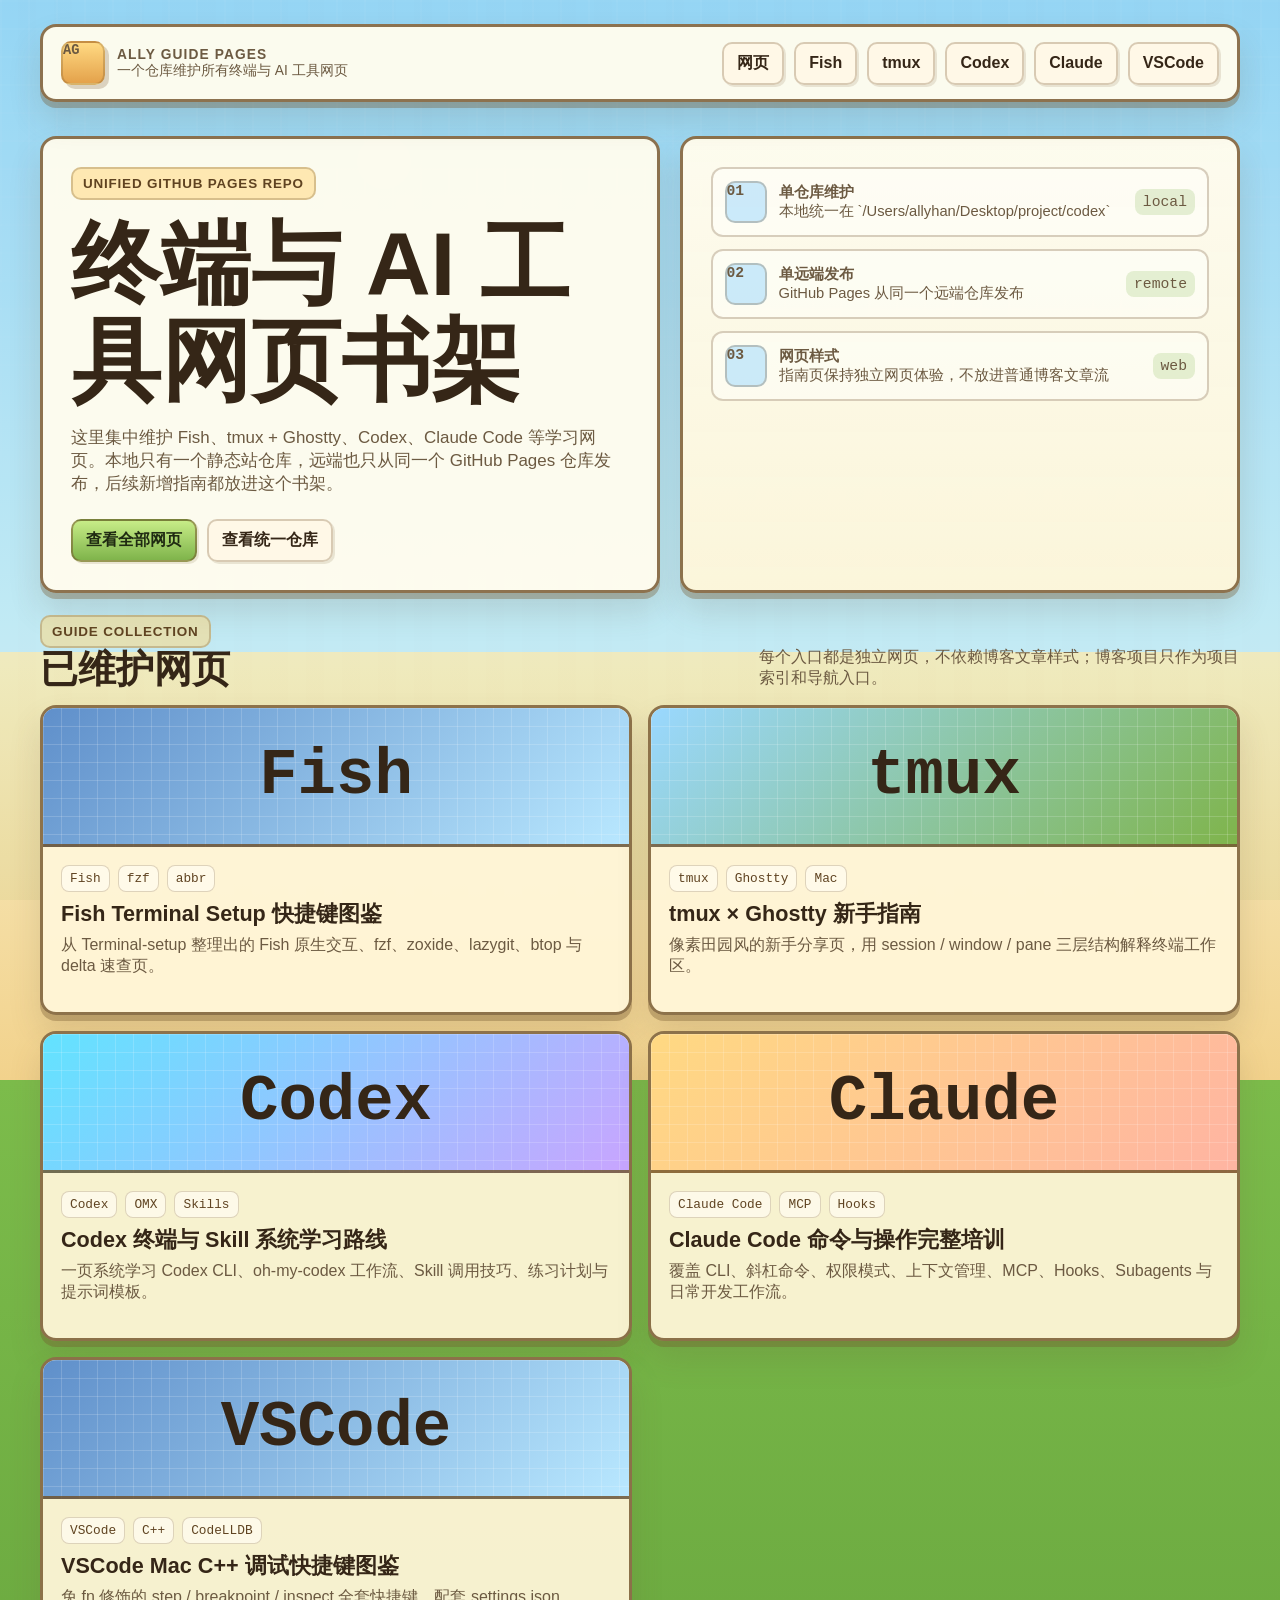
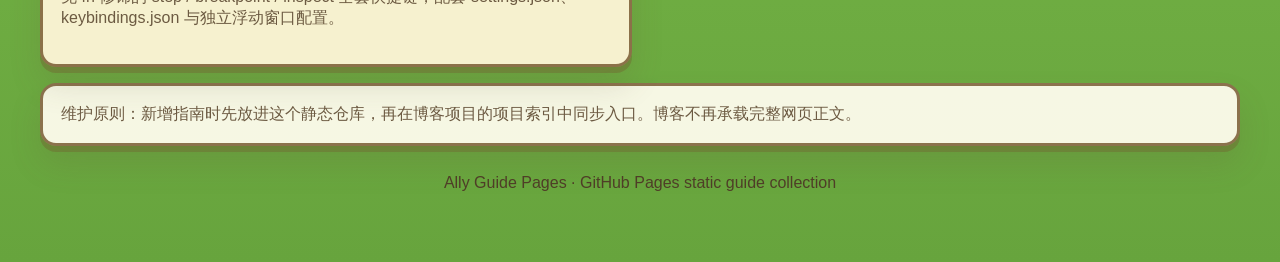
<file: index.html>
<!DOCTYPE html>
<html lang="zh-CN">
<head>
  <meta charset="UTF-8">
  <meta name="viewport" content="width=device-width, initial-scale=1.0">
  <title>Ally Guide Pages｜终端与 AI 工具网页书架</title>
  <meta name="description" content="统一维护 Fish、tmux + Ghostty、Codex、Claude Code 等终端与 AI 工具学习网页。">
  <meta name="theme-color" content="#9ad8ff">
  <style>
    :root {
      --sky: #9ad8ff;
      --cream: rgba(255, 252, 238, 0.96);
      --paper: rgba(255, 246, 216, 0.94);
      --line: rgba(116, 85, 44, 0.82);
      --line-soft: rgba(116, 85, 44, 0.28);
      --text: #352617;
      --muted: #6c5a42;
      --green: #7fb44b;
      --blue: #5f8fca;
      --amber: #e4a24b;
      --rose: #c96c5d;
      --shadow: 0 6px 0 rgba(116, 85, 44, 0.34), 0 18px 32px rgba(102, 79, 53, 0.16);
      --mono: "Monaco", "SF Mono", "Menlo", "Courier New", monospace;
      --sans: "Trebuchet MS", "Avenir Next", "Verdana", sans-serif;
    }

    * {
      box-sizing: border-box;
    }

    html {
      scroll-behavior: smooth;
    }

    body {
      margin: 0;
      min-height: 100vh;
      color: var(--text);
      font-family: var(--sans);
      background:
        linear-gradient(180deg, #98d8ff 0%, #c9efff 35%, #f8efc7 35%, #f2d28c 58%, #7cbc4b 58%, #67a43d 100%);
      overflow-x: hidden;
    }

    body::before,
    body::after {
      content: "";
      position: fixed;
      inset: 0;
      pointer-events: none;
      z-index: 0;
    }

    body::before {
      background-image:
        repeating-linear-gradient(90deg, rgba(255, 255, 255, 0.16) 0 2px, transparent 2px 28px),
        repeating-linear-gradient(180deg, rgba(255, 255, 255, 0.12) 0 2px, transparent 2px 28px);
      opacity: 0.34;
      mask-image: linear-gradient(to bottom, rgba(0, 0, 0, 0.82), transparent 78%);
    }

    body::after {
      background:
        radial-gradient(circle at 12% 24%, rgba(255, 255, 255, 0.5) 0 42px, transparent 43px),
        radial-gradient(circle at 30% 18%, rgba(255, 255, 255, 0.42) 0 26px, transparent 27px),
        repeating-linear-gradient(90deg, rgba(111, 170, 72, 0.16) 0 18px, rgba(97, 154, 59, 0.16) 18px 36px);
      opacity: 0.38;
    }

    a {
      color: inherit;
    }

    code,
    .mono,
    .pill,
    .badge {
      font-family: var(--mono);
    }

    .shell {
      position: relative;
      z-index: 1;
      max-width: 1240px;
      margin: 0 auto;
      padding: 24px 20px 70px;
    }

    .topbar,
    .panel,
    .guide-card,
    .note {
      border: 3px solid var(--line);
      border-radius: 16px;
      background: var(--cream);
      box-shadow: var(--shadow);
    }

    .topbar {
      position: sticky;
      top: 16px;
      z-index: 20;
      display: flex;
      align-items: center;
      justify-content: space-between;
      gap: 14px;
      padding: 14px 18px;
    }

    .brand {
      display: flex;
      align-items: center;
      gap: 12px;
      min-width: 0;
      text-decoration: none;
    }

    .brand-mark {
      width: 44px;
      height: 44px;
      display: grid;
      place-items: center;
      border: 2px solid var(--line-soft);
      border-radius: 10px;
      background: linear-gradient(180deg, #ffd982, var(--amber));
      box-shadow: 4px 4px 0 rgba(116, 85, 44, 0.24);
      font-family: var(--mono);
      font-weight: 900;
    }

    .brand strong,
    .brand span {
      display: block;
    }

    .brand strong {
      letter-spacing: 0.08em;
      text-transform: uppercase;
    }

    .brand span {
      max-width: 38ch;
      overflow: hidden;
      color: var(--muted);
      font-size: 0.86rem;
      text-overflow: ellipsis;
      white-space: nowrap;
    }

    .nav {
      display: flex;
      flex-wrap: wrap;
      justify-content: flex-end;
      gap: 10px;
    }

    .nav a,
    .button {
      display: inline-flex;
      align-items: center;
      justify-content: center;
      min-height: 40px;
      padding: 9px 13px;
      border: 2px solid var(--line-soft);
      border-radius: 10px;
      background: rgba(255, 249, 232, 0.92);
      box-shadow: 2px 2px 0 rgba(116, 85, 44, 0.14);
      color: var(--text);
      font-weight: 760;
      text-decoration: none;
      transition: 160ms ease;
    }

    .nav a:hover,
    .button:hover {
      transform: translateY(-1px);
      border-color: var(--line);
      background: rgba(127, 180, 75, 0.18);
    }

    .hero {
      display: grid;
      grid-template-columns: minmax(0, 1.05fr) minmax(300px, 0.95fr);
      gap: 20px;
      margin-top: 34px;
      align-items: stretch;
    }

    .hero-copy,
    .hero-board {
      padding: 28px;
    }

    .eyebrow {
      display: inline-flex;
      width: fit-content;
      padding: 7px 10px;
      border: 2px solid rgba(116, 85, 44, 0.28);
      border-radius: 10px;
      background: rgba(255, 217, 130, 0.55);
      color: #5f4321;
      font-size: 0.84rem;
      font-weight: 800;
      letter-spacing: 0.06em;
      text-transform: uppercase;
    }

    h1,
    h2,
    h3 {
      margin: 0;
      line-height: 1.08;
      letter-spacing: 0;
    }

    h1 {
      max-width: 12ch;
      margin-top: 16px;
      font-size: clamp(2.8rem, 7vw, 6.5rem);
    }

    h2 {
      font-size: clamp(1.7rem, 3vw, 2.55rem);
    }

    h3 {
      font-size: 1.35rem;
    }

    .lead {
      max-width: 66ch;
      margin: 16px 0 0;
      color: var(--muted);
      font-size: 1.06rem;
    }

    .hero-actions {
      display: flex;
      flex-wrap: wrap;
      gap: 10px;
      margin-top: 24px;
    }

    .button.primary {
      color: #1f2a12;
      border-color: rgba(116, 85, 44, 0.55);
      background: linear-gradient(180deg, #c7ec87, var(--green));
    }

    .hero-board {
      display: grid;
      gap: 12px;
      align-content: start;
      background: linear-gradient(180deg, rgba(255, 252, 238, 0.98), rgba(255, 246, 216, 0.94));
    }

    .board-row {
      display: grid;
      grid-template-columns: auto minmax(0, 1fr) auto;
      gap: 12px;
      align-items: center;
      padding: 12px;
      border: 2px solid var(--line-soft);
      border-radius: 12px;
      background: rgba(255, 255, 255, 0.44);
    }

    .tile {
      width: 42px;
      height: 42px;
      display: grid;
      place-items: center;
      border: 2px solid rgba(116, 85, 44, 0.28);
      border-radius: 10px;
      background: rgba(154, 216, 255, 0.5);
      font-family: var(--mono);
      font-weight: 900;
    }

    .board-row strong,
    .board-row span {
      display: block;
    }

    .board-row span {
      color: var(--muted);
      font-size: 0.92rem;
    }

    .badge {
      padding: 5px 8px;
      border-radius: 8px;
      background: rgba(127, 180, 75, 0.2);
      color: #36551f;
      font-size: 0.78rem;
      white-space: nowrap;
    }

    .section {
      margin-top: 22px;
    }

    .section-head {
      display: flex;
      justify-content: space-between;
      align-items: end;
      gap: 16px;
      margin-bottom: 16px;
    }

    .section-head p {
      max-width: 54ch;
      margin: 0;
      color: var(--muted);
    }

    .guide-grid {
      display: grid;
      grid-template-columns: repeat(2, minmax(0, 1fr));
      gap: 16px;
    }

    .guide-card {
      display: grid;
      min-height: 310px;
      overflow: hidden;
      background: var(--paper);
      text-decoration: none;
      transition: 160ms ease;
    }

    .guide-card:hover {
      transform: translateY(-2px);
    }

    .card-art {
      min-height: 122px;
      display: grid;
      place-items: center;
      border-bottom: 3px solid var(--line);
      background:
        linear-gradient(90deg, rgba(255, 255, 255, 0.16) 1px, transparent 1px),
        linear-gradient(rgba(255, 255, 255, 0.16) 1px, transparent 1px),
        linear-gradient(135deg, var(--blue), #b9e8ff);
      background-size: 18px 18px, 18px 18px, auto;
      font-family: var(--mono);
      font-size: clamp(2rem, 5vw, 4rem);
      font-weight: 900;
    }

    .guide-card:nth-child(2) .card-art {
      background:
        linear-gradient(90deg, rgba(255, 255, 255, 0.16) 1px, transparent 1px),
        linear-gradient(rgba(255, 255, 255, 0.16) 1px, transparent 1px),
        linear-gradient(135deg, #9ad8ff, #7fb44b);
      background-size: 18px 18px, 18px 18px, auto;
    }

    .guide-card:nth-child(3) .card-art {
      background:
        linear-gradient(90deg, rgba(255, 255, 255, 0.16) 1px, transparent 1px),
        linear-gradient(rgba(255, 255, 255, 0.16) 1px, transparent 1px),
        linear-gradient(135deg, #62e3ff, #c8a5ff);
      background-size: 18px 18px, 18px 18px, auto;
    }

    .guide-card:nth-child(4) .card-art {
      background:
        linear-gradient(90deg, rgba(255, 255, 255, 0.16) 1px, transparent 1px),
        linear-gradient(rgba(255, 255, 255, 0.16) 1px, transparent 1px),
        linear-gradient(135deg, #ffd982, #ffb4a2);
      background-size: 18px 18px, 18px 18px, auto;
    }

    .card-body {
      display: grid;
      gap: 10px;
      align-content: start;
      padding: 18px;
    }

    .card-body p {
      margin: 0;
      color: var(--muted);
    }

    .tag-row {
      display: flex;
      flex-wrap: wrap;
      gap: 8px;
    }

    .pill {
      padding: 5px 8px;
      border: 1px solid rgba(116, 85, 44, 0.24);
      border-radius: 8px;
      background: rgba(255, 252, 238, 0.8);
      color: #5f4321;
      font-size: 0.8rem;
    }

    .note {
      margin-top: 16px;
      padding: 18px;
      background: rgba(255, 252, 238, 0.94);
    }

    .note p {
      margin: 0;
      color: var(--muted);
    }

    .footer {
      margin-top: 28px;
      color: #4f3d27;
      text-align: center;
    }

    @media (max-width: 900px) {
      .topbar,
      .section-head {
        align-items: flex-start;
        flex-direction: column;
      }

      .hero,
      .guide-grid {
        grid-template-columns: 1fr;
      }

      .nav {
        justify-content: flex-start;
      }
    }

    @media (max-width: 560px) {
      .shell {
        padding-inline: 12px;
      }

      .hero-copy,
      .hero-board {
        padding: 20px;
      }

      .board-row {
        grid-template-columns: auto minmax(0, 1fr);
      }

      .badge {
        grid-column: 1 / -1;
        width: fit-content;
      }
    }
  </style>
</head>
<body>
  <main class="shell">
    <header class="topbar">
      <a class="brand" href="./" aria-label="回到指南书架首页">
        <span class="brand-mark">AG</span>
        <span>
          <strong>Ally Guide Pages</strong>
          <span>一个仓库维护所有终端与 AI 工具网页</span>
        </span>
      </a>
      <nav class="nav" aria-label="页面导航">
        <a href="#guides">网页</a>
        <a href="fish-terminal-setup/">Fish</a>
        <a href="tmux-ghostty-guide/">tmux</a>
        <a href="codex-terminal-skills/">Codex</a>
        <a href="claude-code-training/">Claude</a>
        <a href="vscode-mac-debug-shortcuts/">VSCode</a>
      </nav>
    </header>

    <section class="hero">
      <div class="panel hero-copy">
        <div class="eyebrow">Unified GitHub Pages Repo</div>
        <h1>终端与 AI 工具网页书架</h1>
        <p class="lead">
          这里集中维护 Fish、tmux + Ghostty、Codex、Claude Code 等学习网页。本地只有一个静态站仓库，远端也只从同一个 GitHub Pages 仓库发布，后续新增指南都放进这个书架。
        </p>
        <div class="hero-actions">
          <a class="button primary" href="#guides">查看全部网页</a>
          <a class="button" href="https://github.com/liyongzheng666/fish-terminal-setup-guide-pages" target="_blank" rel="noreferrer">查看统一仓库</a>
        </div>
      </div>

      <aside class="panel hero-board" aria-label="维护状态">
        <div class="board-row">
          <span class="tile">01</span>
          <span><strong>单仓库维护</strong><span>本地统一在 `/Users/allyhan/Desktop/project/codex`</span></span>
          <span class="badge">local</span>
        </div>
        <div class="board-row">
          <span class="tile">02</span>
          <span><strong>单远端发布</strong><span>GitHub Pages 从同一个远端仓库发布</span></span>
          <span class="badge">remote</span>
        </div>
        <div class="board-row">
          <span class="tile">03</span>
          <span><strong>网页样式</strong><span>指南页保持独立网页体验，不放进普通博客文章流</span></span>
          <span class="badge">web</span>
        </div>
      </aside>
    </section>

    <section class="section" id="guides">
      <div class="section-head">
        <div>
          <div class="eyebrow">Guide Collection</div>
          <h2>已维护网页</h2>
        </div>
        <p>每个入口都是独立网页，不依赖博客文章样式；博客项目只作为项目索引和导航入口。</p>
      </div>

      <div class="guide-grid">
        <a class="guide-card" href="fish-terminal-setup/">
          <div class="card-art">Fish</div>
          <div class="card-body">
            <div class="tag-row"><span class="pill">Fish</span><span class="pill">fzf</span><span class="pill">abbr</span></div>
            <h3>Fish Terminal Setup 快捷键图鉴</h3>
            <p>从 Terminal-setup 整理出的 Fish 原生交互、fzf、zoxide、lazygit、btop 与 delta 速查页。</p>
          </div>
        </a>

        <a class="guide-card" href="tmux-ghostty-guide/">
          <div class="card-art">tmux</div>
          <div class="card-body">
            <div class="tag-row"><span class="pill">tmux</span><span class="pill">Ghostty</span><span class="pill">Mac</span></div>
            <h3>tmux × Ghostty 新手指南</h3>
            <p>像素田园风的新手分享页，用 session / window / pane 三层结构解释终端工作区。</p>
          </div>
        </a>

        <a class="guide-card" href="codex-terminal-skills/">
          <div class="card-art">Codex</div>
          <div class="card-body">
            <div class="tag-row"><span class="pill">Codex</span><span class="pill">OMX</span><span class="pill">Skills</span></div>
            <h3>Codex 终端与 Skill 系统学习路线</h3>
            <p>一页系统学习 Codex CLI、oh-my-codex 工作流、Skill 调用技巧、练习计划与提示词模板。</p>
          </div>
        </a>

        <a class="guide-card" href="claude-code-training/">
          <div class="card-art">Claude</div>
          <div class="card-body">
            <div class="tag-row"><span class="pill">Claude Code</span><span class="pill">MCP</span><span class="pill">Hooks</span></div>
            <h3>Claude Code 命令与操作完整培训</h3>
            <p>覆盖 CLI、斜杠命令、权限模式、上下文管理、MCP、Hooks、Subagents 与日常开发工作流。</p>
          </div>
        </a>

        <a class="guide-card" href="vscode-mac-debug-shortcuts/">
          <div class="card-art">VSCode</div>
          <div class="card-body">
            <div class="tag-row"><span class="pill">VSCode</span><span class="pill">C++</span><span class="pill">CodeLLDB</span></div>
            <h3>VSCode Mac C++ 调试快捷键图鉴</h3>
            <p>免 fn 修饰的 step / breakpoint / inspect 全套快捷键，配套 settings.json、keybindings.json 与独立浮动窗口配置。</p>
          </div>
        </a>
      </div>

      <div class="note">
        <p>维护原则：新增指南时先放进这个静态仓库，再在博客项目的项目索引中同步入口。博客不再承载完整网页正文。</p>
      </div>
    </section>

    <footer class="footer">
      Ally Guide Pages · GitHub Pages static guide collection
    </footer>
  </main>
</body>
</html>
</file>
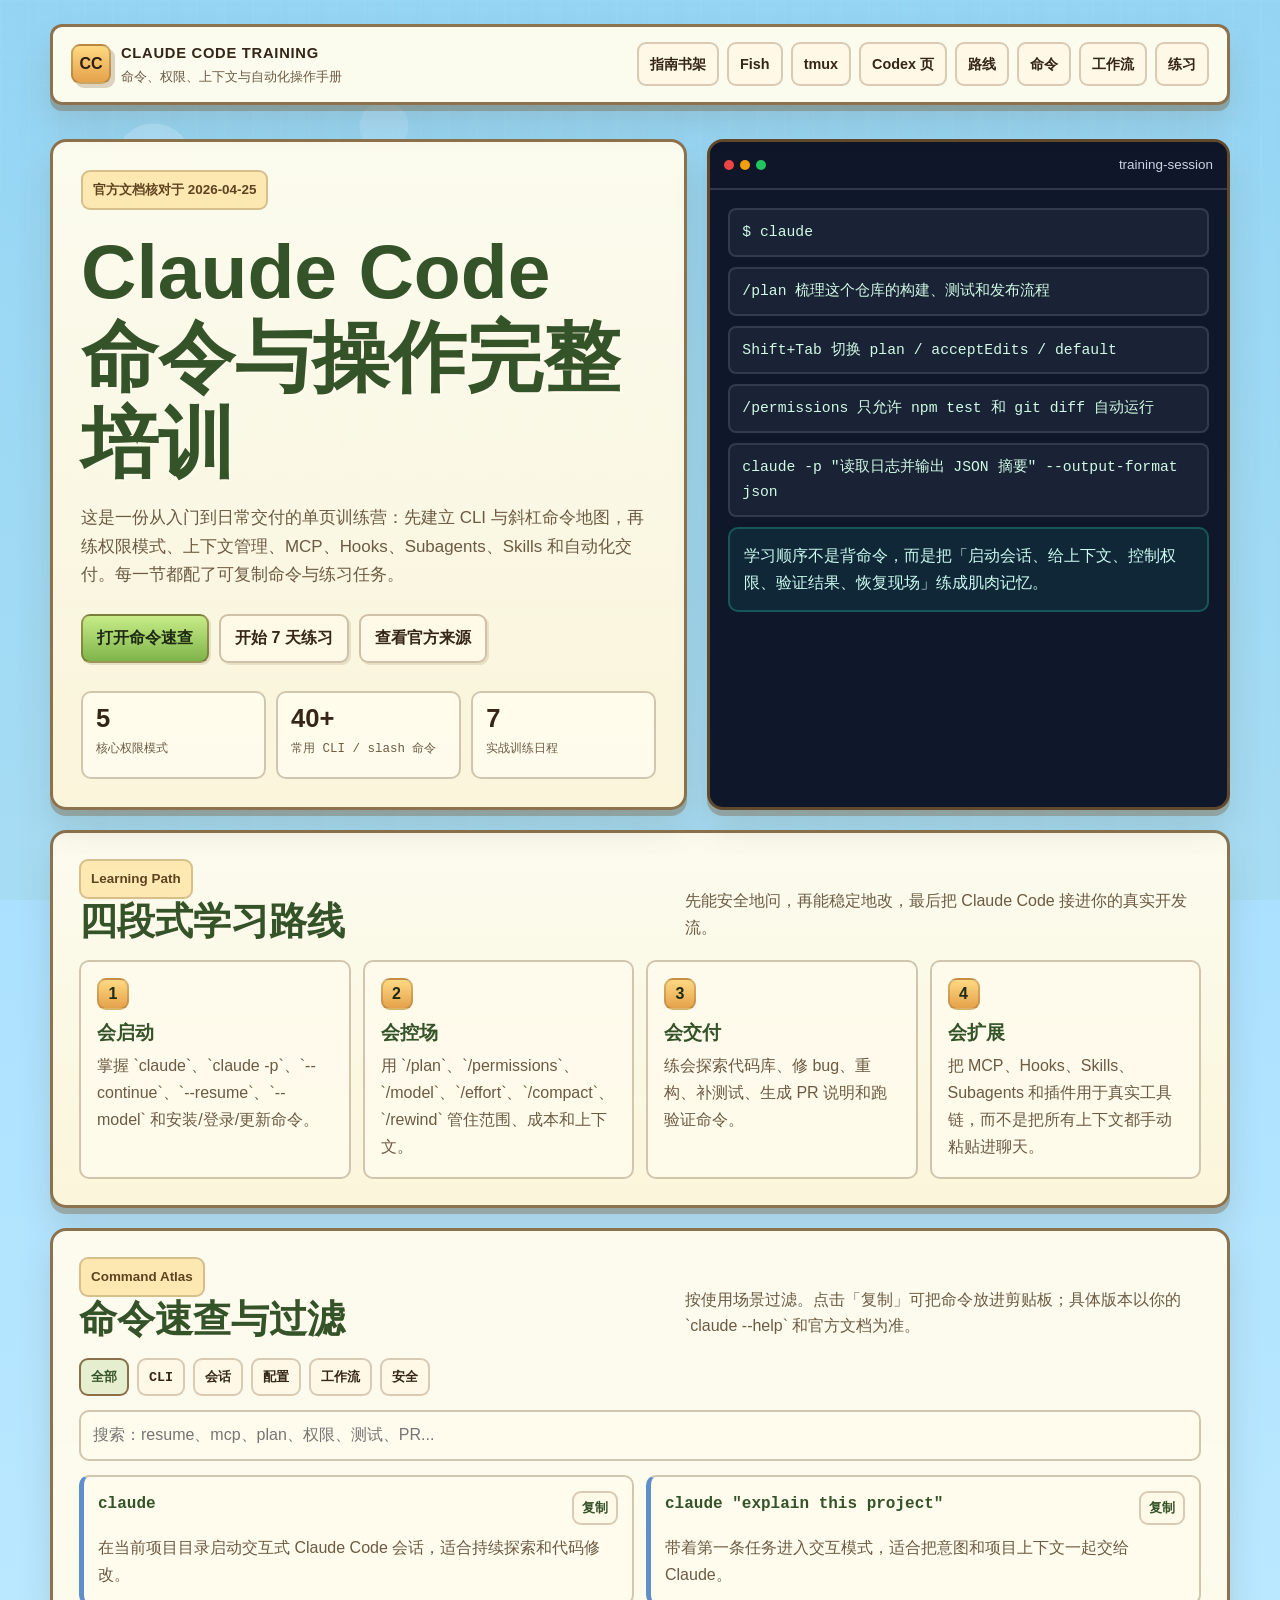
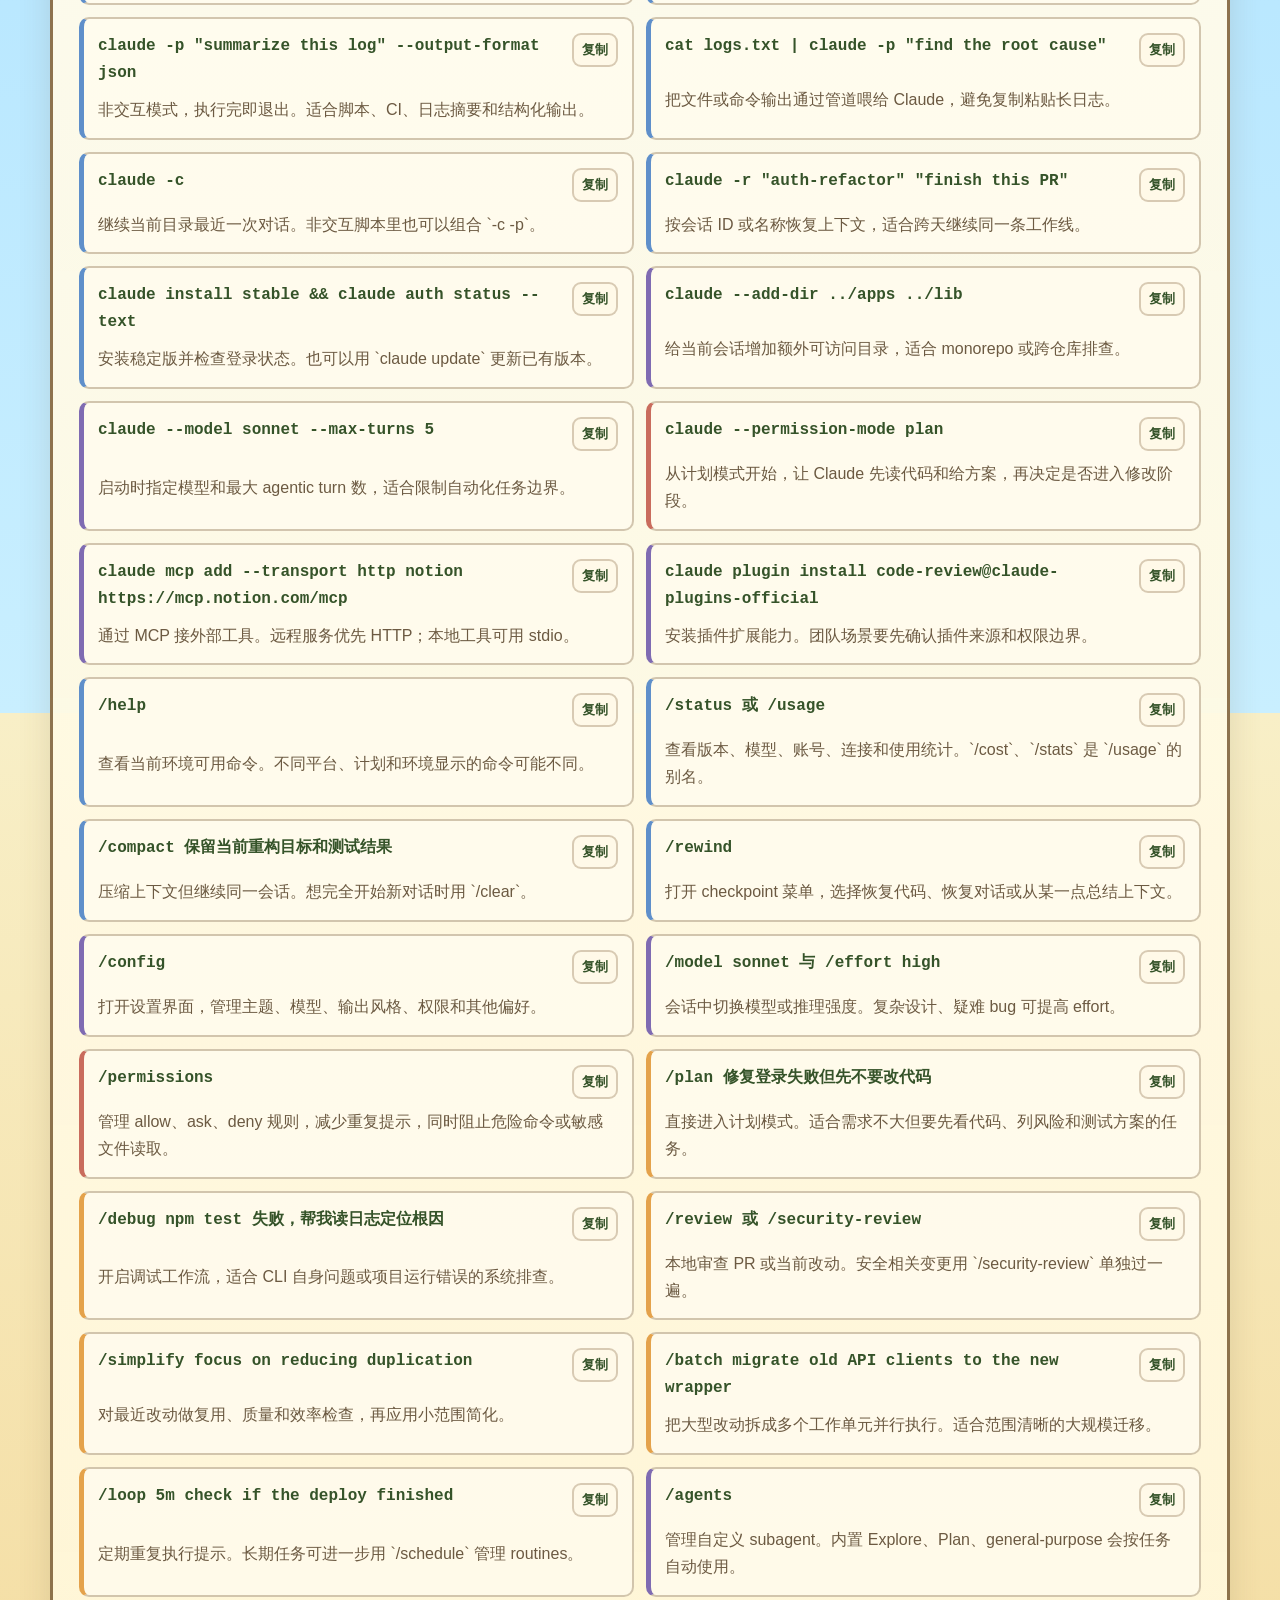
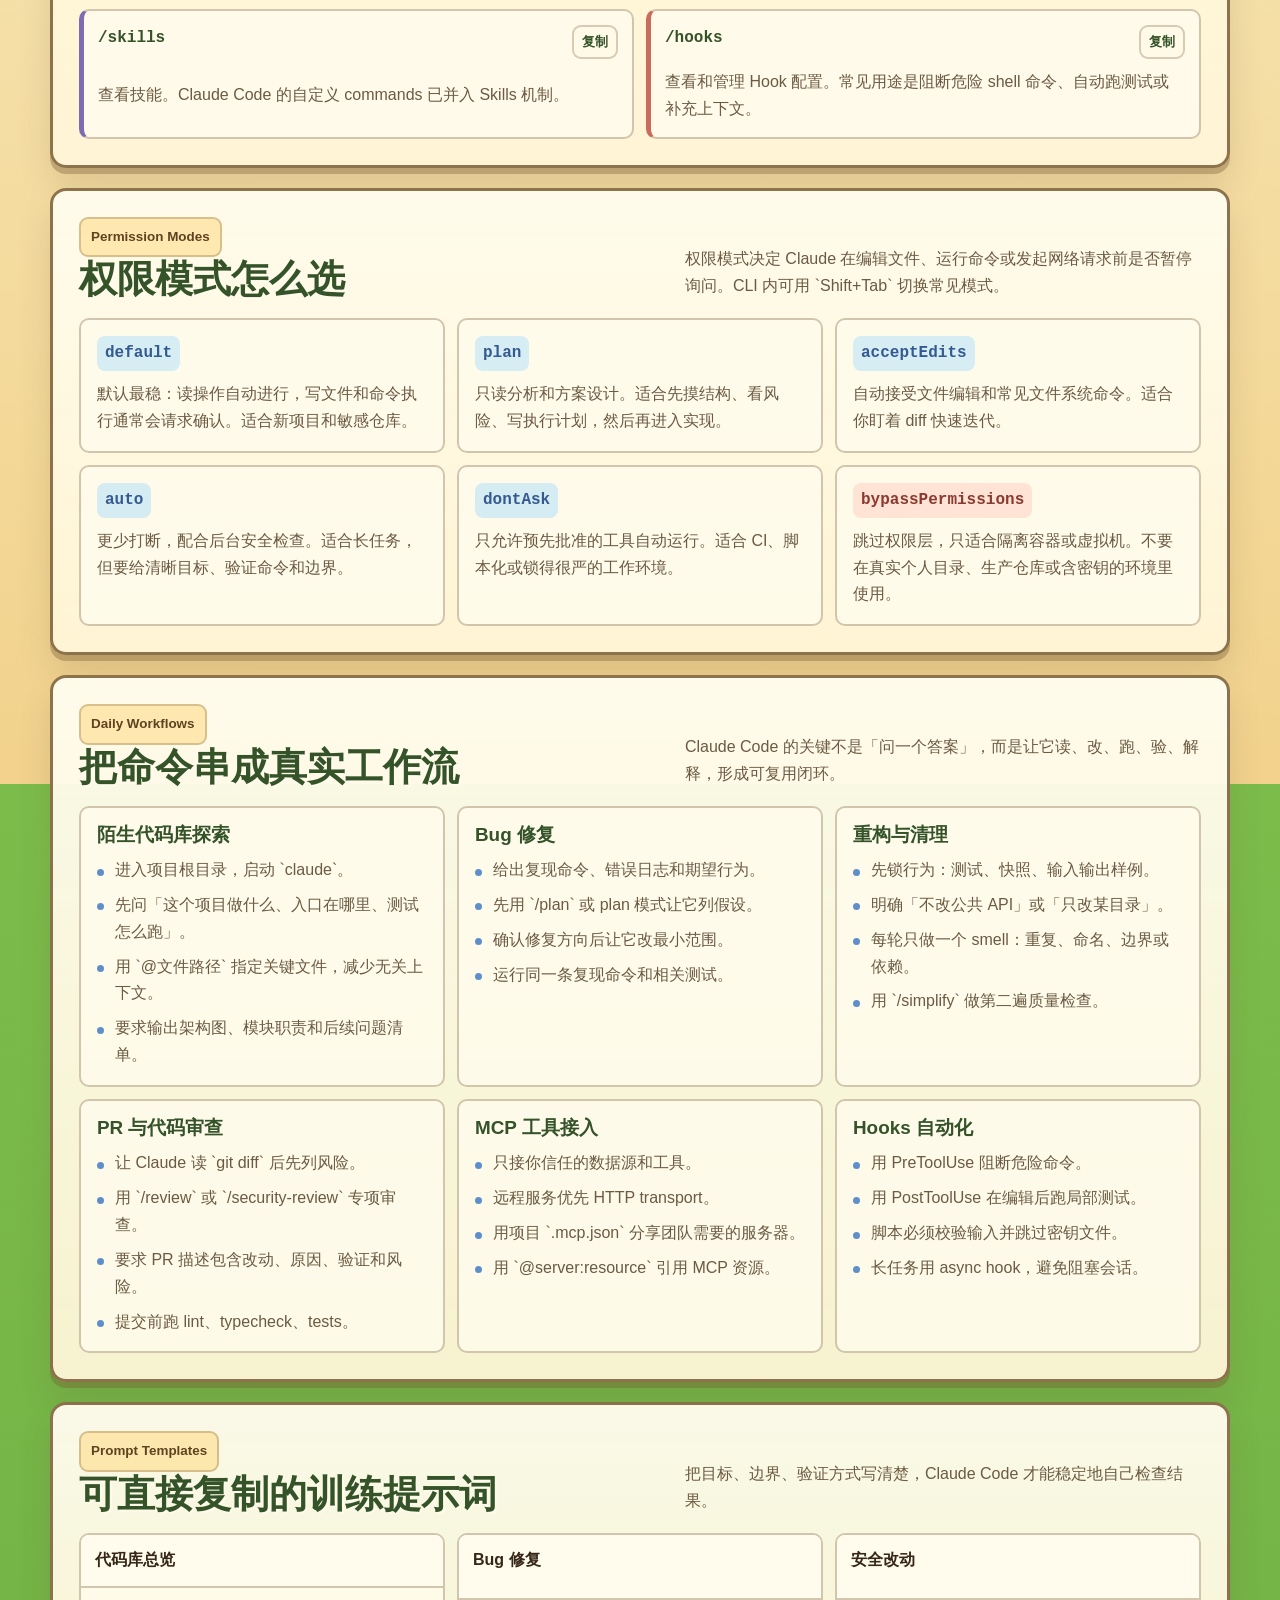
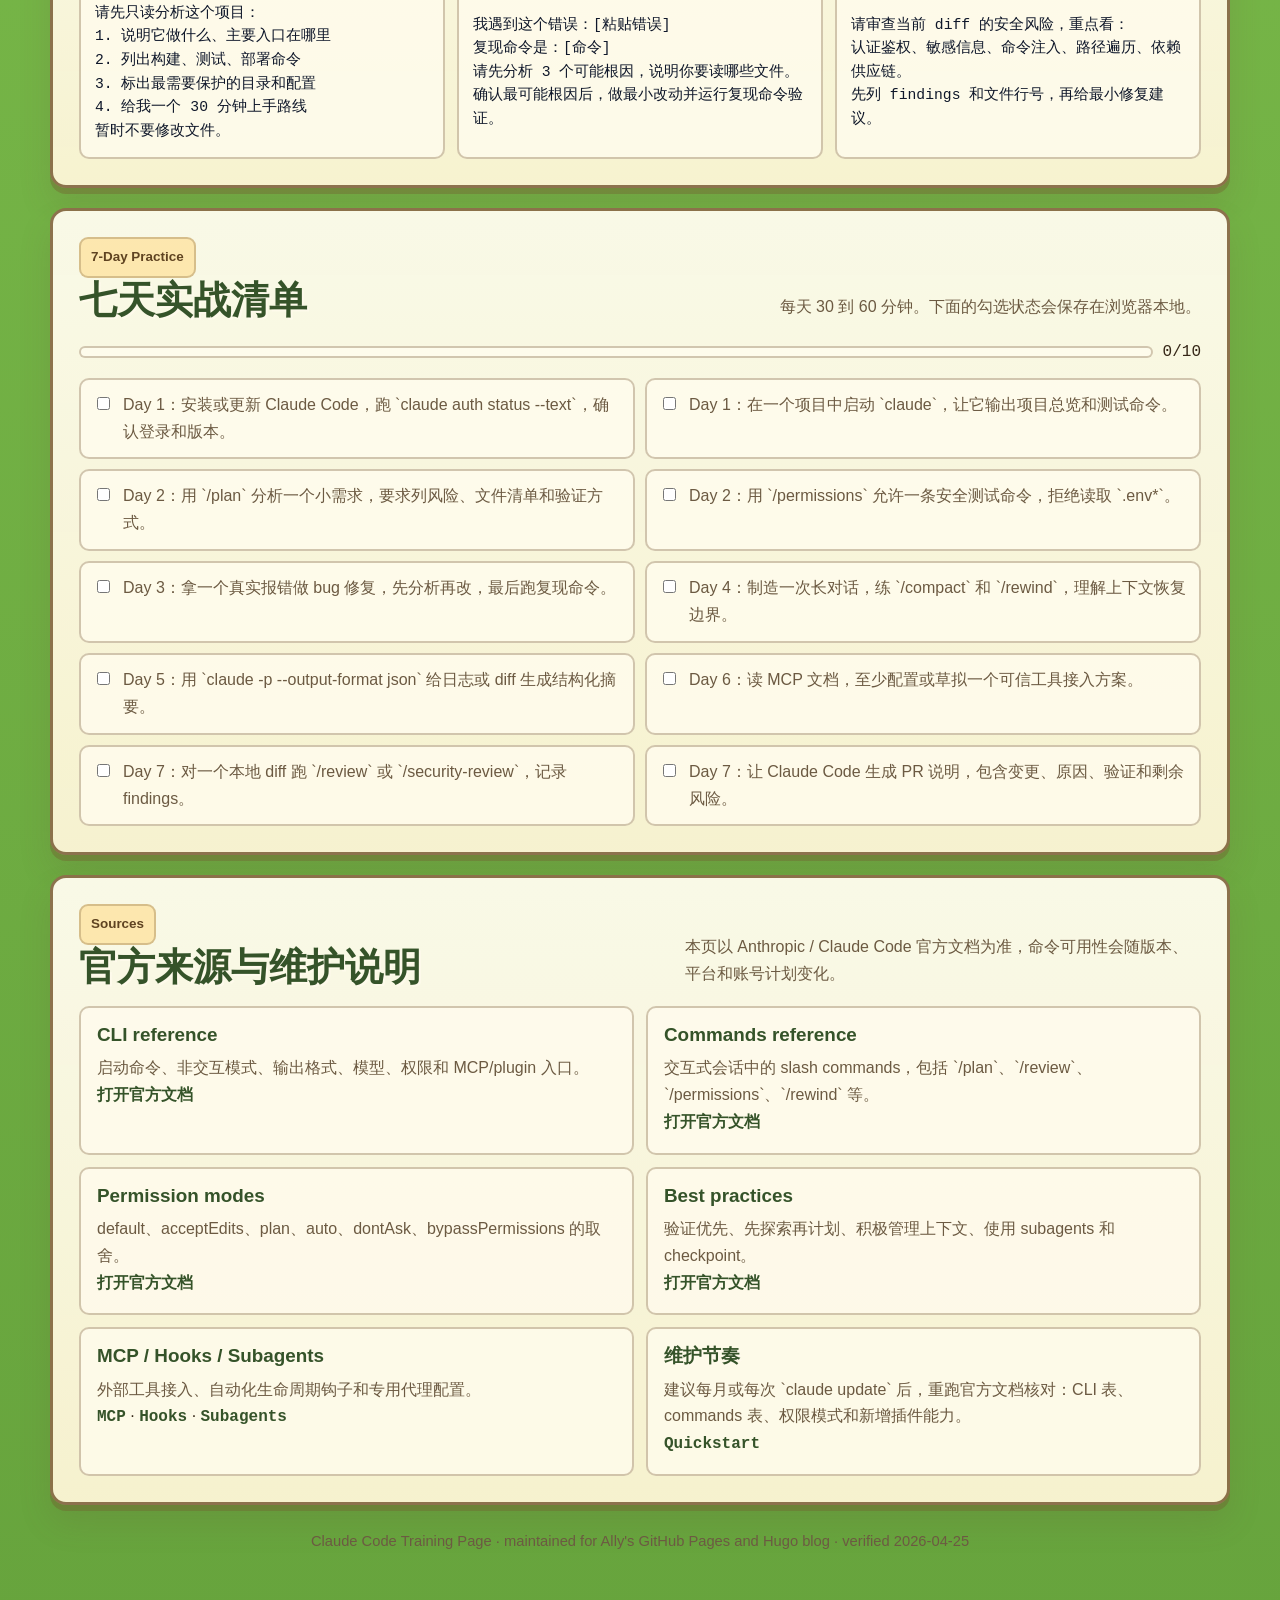
<file: claude-code-training/index.html>
<!DOCTYPE html>
<html lang="zh-CN">
<head>
  <meta charset="UTF-8">
  <meta name="viewport" content="width=device-width, initial-scale=1.0">
  <title>Claude Code 命令与操作完整培训</title>
  <meta name="description" content="系统学习 Claude Code CLI、斜杠命令、权限模式、MCP、Hooks、Subagents 与日常开发工作流的完整培训网页。">
  <meta name="theme-color" content="#9ad8ff">
  <style>
    :root {
      --paper: rgba(255, 246, 216, 0.94);
      --paper-soft: rgba(255, 252, 238, 0.96);
      --ink: #352617;
      --muted: #6c5a42;
      --line: rgba(116, 85, 44, 0.32);
      --line-strong: rgba(116, 85, 44, 0.82);
      --teal: #5f8fca;
      --teal-soft: rgba(232, 246, 255, 0.9);
      --blue: #5f8fca;
      --blue-soft: rgba(154, 216, 255, 0.4);
      --violet: #7f6bb2;
      --violet-soft: rgba(226, 216, 255, 0.5);
      --amber: #e4a24b;
      --amber-soft: rgba(255, 217, 130, 0.55);
      --rose: #c96c5d;
      --rose-soft: rgba(255, 218, 206, 0.7);
      --green: #7fb44b;
      --green-soft: rgba(127, 180, 75, 0.18);
      --shadow: 0 6px 0 rgba(116, 85, 44, 0.34), 0 18px 32px rgba(102, 79, 53, 0.16);
      --mono: "Monaco", "SF Mono", "Menlo", "Courier New", monospace;
      --sans: "Trebuchet MS", "Avenir Next", "Verdana", sans-serif;
    }

    * {
      box-sizing: border-box;
    }

    html {
      scroll-behavior: smooth;
    }

    body {
      margin: 0;
      color: var(--ink);
      font-family: var(--sans);
      background:
        linear-gradient(180deg, #98d8ff 0%, #c9efff 36%, #f8efc7 36%, #f2d28c 62%, #7cbc4b 62%, #67a43d 100%);
      line-height: 1.68;
      overflow-x: hidden;
    }

    body::before,
    body::after {
      content: "";
      position: fixed;
      inset: 0;
      pointer-events: none;
      z-index: 0;
    }

    body::before {
      background-image:
        repeating-linear-gradient(90deg, rgba(255, 255, 255, 0.14) 0 2px, transparent 2px 28px),
        repeating-linear-gradient(180deg, rgba(255, 255, 255, 0.12) 0 2px, transparent 2px 28px);
      opacity: 0.35;
      mask-image: linear-gradient(to bottom, rgba(0, 0, 0, 0.75), transparent 76%);
    }

    body::after {
      background:
        radial-gradient(circle at 12% 18%, rgba(255, 255, 255, 0.48) 0 38px, transparent 39px),
        radial-gradient(circle at 30% 14%, rgba(255, 255, 255, 0.34) 0 24px, transparent 25px),
        repeating-linear-gradient(90deg, rgba(111, 170, 72, 0.16) 0 18px, rgba(97, 154, 59, 0.16) 18px 36px);
      opacity: 0.38;
    }

    a {
      color: inherit;
    }

    code,
    .kbd,
    .tag,
    .command,
    .copy-btn,
    .filter-btn,
    .source-link,
    .progress-label,
    .terminal-line,
    .mini-stat span {
      font-family: var(--mono);
    }

    .page {
      position: relative;
      z-index: 1;
      max-width: 1220px;
      margin: 0 auto;
      padding: 24px 20px 72px;
    }

    .topbar {
      position: sticky;
      top: 16px;
      z-index: 20;
      display: flex;
      align-items: center;
      justify-content: space-between;
      gap: 16px;
      padding: 14px 18px;
      border: 3px solid var(--line-strong);
      border-radius: 12px;
      background: var(--paper-soft);
      box-shadow: var(--shadow);
    }

    .brand {
      display: flex;
      align-items: center;
      gap: 10px;
      min-width: 0;
      text-decoration: none;
    }

    .brand-mark {
      width: 40px;
      height: 40px;
      display: grid;
      place-items: center;
      border: 2px solid rgba(116, 85, 44, 0.38);
      border-radius: 9px;
      color: #2c1e12;
      background: linear-gradient(180deg, #ffd982, var(--amber));
      box-shadow: 4px 4px 0 rgba(116, 85, 44, 0.24);
      font-weight: 900;
      letter-spacing: 0;
    }

    .brand-copy strong,
    .brand-copy span {
      display: block;
    }

    .brand-copy strong {
      font-size: 0.92rem;
      letter-spacing: 0.05em;
      text-transform: uppercase;
    }

    .brand-copy span {
      max-width: 32ch;
      overflow: hidden;
      color: var(--muted);
      font-size: 0.82rem;
      text-overflow: ellipsis;
      white-space: nowrap;
    }

    .nav {
      display: flex;
      flex-wrap: wrap;
      justify-content: flex-end;
      gap: 8px;
    }

    .nav a {
      padding: 8px 11px;
      border: 2px solid rgba(116, 85, 44, 0.28);
      border-radius: 9px;
      background: rgba(255, 249, 232, 0.92);
      color: var(--ink);
      font-size: 0.9rem;
      font-weight: 650;
      text-decoration: none;
      transition: 160ms ease;
    }

    .nav a:hover {
      transform: translateY(-1px);
      border-color: var(--line-strong);
      background: var(--green-soft);
    }

    .hero {
      display: grid;
      grid-template-columns: minmax(0, 1fr) minmax(320px, 0.82fr);
      gap: 20px;
      align-items: stretch;
      margin-top: 34px;
    }

    .hero-main,
    .hero-panel,
    .section {
      border: 3px solid var(--line-strong);
      border-radius: 16px;
      background: linear-gradient(180deg, var(--paper-soft), var(--paper));
      box-shadow: var(--shadow);
    }

    .hero-main {
      padding: 28px;
    }

    .eyebrow {
      display: inline-flex;
      align-items: center;
      gap: 8px;
      padding: 7px 10px;
      border: 2px solid rgba(116, 85, 44, 0.28);
      border-radius: 9px;
      background: var(--amber-soft);
      color: #5f4321;
      font-size: 0.84rem;
      font-weight: 760;
    }

    h1,
    h2,
    h3 {
      margin: 0;
      line-height: 1.12;
      letter-spacing: 0;
      color: #355329;
      text-shadow: 2px 2px 0 rgba(255, 250, 236, 0.85);
    }

    h1 {
      max-width: 13ch;
      margin-top: 18px;
      font-size: clamp(2.55rem, 6vw, 5.8rem);
    }

    h2 {
      font-size: clamp(1.8rem, 3vw, 2.55rem);
    }

    h3 {
      font-size: 1.18rem;
    }

    .hero-lead {
      max-width: 68ch;
      margin: 18px 0 0;
      color: var(--muted);
      font-size: 1.06rem;
    }

    .hero-actions {
      display: flex;
      flex-wrap: wrap;
      gap: 10px;
      margin-top: 24px;
    }

    .btn {
      display: inline-flex;
      align-items: center;
      justify-content: center;
      min-height: 42px;
      padding: 9px 14px;
      border: 2px solid rgba(116, 85, 44, 0.34);
      border-radius: 9px;
      background: rgba(255, 249, 232, 0.92);
      box-shadow: 2px 2px 0 rgba(116, 85, 44, 0.14);
      color: var(--ink);
      font-weight: 780;
      text-decoration: none;
      transition: 160ms ease;
    }

    .btn.primary {
      color: #1f2a12;
      border-color: rgba(116, 85, 44, 0.55);
      background: linear-gradient(180deg, #c7ec87, var(--green));
    }

    .btn:hover {
      transform: translateY(-1px);
      border-color: var(--line-strong);
      box-shadow: 3px 3px 0 rgba(116, 85, 44, 0.18);
    }

    .hero-meta {
      display: grid;
      grid-template-columns: repeat(3, minmax(0, 1fr));
      gap: 10px;
      margin-top: 28px;
    }

    .mini-stat {
      min-height: 88px;
      padding: 13px;
      border: 2px solid var(--line);
      border-radius: 10px;
      background: var(--paper-soft);
    }

    .mini-stat strong {
      display: block;
      font-size: 1.6rem;
      line-height: 1;
    }

    .mini-stat span {
      display: block;
      margin-top: 8px;
      color: var(--muted);
      font-size: 0.78rem;
    }

    .hero-panel {
      display: flex;
      flex-direction: column;
      overflow: hidden;
      background: #0f172a;
      color: #e5edf6;
    }

    .terminal-head {
      display: flex;
      align-items: center;
      justify-content: space-between;
      padding: 12px 14px;
      border-bottom: 2px solid rgba(226, 232, 240, 0.16);
      background: rgba(15, 23, 42, 0.95);
    }

    .terminal-dots {
      display: flex;
      gap: 6px;
    }

    .terminal-dots span {
      width: 10px;
      height: 10px;
      border-radius: 999px;
      background: #ef4444;
    }

    .terminal-dots span:nth-child(2) {
      background: #f59e0b;
    }

    .terminal-dots span:nth-child(3) {
      background: #22c55e;
    }

    .terminal-title {
      color: #cbd5e1;
      font-size: 0.84rem;
    }

    .terminal-body {
      display: grid;
      gap: 10px;
      padding: 18px;
    }

    .terminal-line {
      padding: 10px 12px;
      border: 2px solid rgba(226, 232, 240, 0.12);
      border-radius: 8px;
      background: rgba(30, 41, 59, 0.72);
      color: #d1fae5;
      font-size: 0.92rem;
      overflow-wrap: anywhere;
    }

    .terminal-note {
      margin: 0;
      padding: 14px;
      border: 2px solid rgba(45, 212, 191, 0.28);
      border-radius: 10px;
      background: rgba(20, 184, 166, 0.1);
      color: #ccfbf1;
    }

    .section {
      margin-top: 20px;
      padding: 26px;
    }

    .section-head {
      display: flex;
      justify-content: space-between;
      align-items: end;
      gap: 16px;
      margin-bottom: 18px;
    }

    .section-head p {
      max-width: 58ch;
      margin: 0;
      color: var(--muted);
    }

    .tag-row,
    .filter-row {
      display: flex;
      flex-wrap: wrap;
      gap: 8px;
    }

    .tag {
      display: inline-flex;
      align-items: center;
      min-height: 28px;
      padding: 4px 8px;
      border: 2px solid rgba(116, 85, 44, 0.24);
      border-radius: 8px;
      background: rgba(255, 252, 238, 0.82);
      color: #5f4321;
      font-size: 0.78rem;
    }

    .learning-grid,
    .mode-grid,
    .workflow-grid,
    .prompt-grid,
    .source-grid {
      display: grid;
      gap: 12px;
    }

    .learning-grid {
      grid-template-columns: repeat(4, minmax(0, 1fr));
    }

    .mode-grid,
    .workflow-grid,
    .prompt-grid {
      grid-template-columns: repeat(3, minmax(0, 1fr));
    }

    .source-grid {
      grid-template-columns: repeat(2, minmax(0, 1fr));
    }

    .card,
    .mode-card,
    .workflow-card,
    .prompt-card,
    .source-card {
      border: 2px solid var(--line);
      border-radius: 10px;
      background: rgba(255, 252, 238, 0.8);
    }

    .card,
    .mode-card,
    .workflow-card,
    .source-card {
      padding: 16px;
    }

    .card p,
    .mode-card p,
    .workflow-card p,
    .source-card p {
      margin: 10px 0 0;
      color: var(--muted);
    }

    .card-number {
      display: inline-grid;
      place-items: center;
      width: 32px;
      height: 32px;
      margin-bottom: 12px;
      border: 2px solid rgba(116, 85, 44, 0.28);
      border-radius: 9px;
      color: #1f2a12;
      background: linear-gradient(180deg, #ffd982, var(--amber));
      font-weight: 900;
    }

    .filter-row {
      margin-bottom: 14px;
    }

    .filter-btn,
    .copy-btn {
      border: 2px solid rgba(116, 85, 44, 0.28);
      border-radius: 9px;
      background: rgba(255, 249, 232, 0.92);
      color: var(--ink);
      cursor: pointer;
      font-weight: 760;
      transition: 160ms ease;
    }

    .filter-btn {
      padding: 8px 10px;
    }

    .filter-btn.is-active,
    .filter-btn:hover {
      border-color: var(--line-strong);
      background: var(--green-soft);
      color: #355329;
    }

    .command-search {
      width: 100%;
      min-height: 44px;
      margin-bottom: 14px;
      padding: 10px 12px;
      border: 2px solid rgba(116, 85, 44, 0.32);
      border-radius: 10px;
      color: var(--ink);
      background: rgba(255, 252, 238, 0.92);
      font: inherit;
    }

    .command-grid {
      display: grid;
      grid-template-columns: repeat(2, minmax(0, 1fr));
      gap: 12px;
    }

    .command-card {
      display: grid;
      gap: 10px;
      padding: 14px;
      border: 2px solid var(--line);
      border-radius: 10px;
      background: rgba(255, 252, 238, 0.82);
    }

    .command-card.is-hidden {
      display: none;
    }

    .command-row {
      display: flex;
      justify-content: space-between;
      align-items: start;
      gap: 12px;
    }

    .command {
      display: inline-block;
      color: #355329;
      font-weight: 850;
      overflow-wrap: anywhere;
    }

    .copy-btn {
      flex: 0 0 auto;
      padding: 6px 8px;
      color: #355329;
    }

    .command-card p {
      margin: 0;
      color: var(--muted);
    }

    .command-card.cli {
      border-left: 5px solid var(--teal);
    }

    .command-card.session {
      border-left: 5px solid var(--blue);
    }

    .command-card.config {
      border-left: 5px solid var(--violet);
    }

    .command-card.workflow {
      border-left: 5px solid var(--amber);
    }

    .command-card.safety {
      border-left: 5px solid var(--rose);
    }

    .mode-card strong {
      display: inline-flex;
      align-items: center;
      min-height: 30px;
      padding: 4px 8px;
      border-radius: 8px;
      background: var(--blue-soft);
      color: #345a91;
      font-family: var(--mono);
    }

    .mode-card.warn strong {
      color: #8b3a31;
      background: var(--rose-soft);
    }

    .workflow-card ul,
    .checklist,
    .practice-list {
      margin: 12px 0 0;
      padding: 0;
      list-style: none;
    }

    .workflow-card li,
    .practice-list li {
      position: relative;
      margin-top: 8px;
      padding-left: 18px;
      color: var(--muted);
    }

    .workflow-card li::before,
    .practice-list li::before {
      content: "";
      position: absolute;
      left: 0;
      top: 0.72em;
      width: 7px;
      height: 7px;
      border-radius: 999px;
      background: var(--teal);
    }

    .prompt-card {
      display: grid;
      gap: 0;
      overflow: hidden;
    }

    .prompt-card header {
      padding: 12px 14px;
      border-bottom: 2px solid var(--line);
      background: var(--paper-soft);
      font-weight: 850;
    }

    .prompt-card pre {
      margin: 0;
      padding: 14px;
      white-space: pre-wrap;
      color: #0f172a;
      font: 0.92rem/1.6 var(--mono);
    }

    .checklist {
      display: grid;
      grid-template-columns: repeat(2, minmax(0, 1fr));
      gap: 10px;
    }

    .checklist label {
      display: flex;
      gap: 10px;
      align-items: flex-start;
      min-height: 56px;
      padding: 12px;
      border: 2px solid var(--line);
      border-radius: 10px;
      background: rgba(255, 252, 238, 0.82);
      cursor: pointer;
    }

    .checklist input {
      margin-top: 5px;
      accent-color: var(--teal);
    }

    .checklist span {
      color: var(--muted);
    }

    .progress {
      display: grid;
      grid-template-columns: minmax(0, 1fr) auto;
      gap: 10px;
      align-items: center;
      margin: 14px 0 8px;
    }

    .progress-bar {
      height: 12px;
      overflow: hidden;
      border: 2px solid var(--line);
      border-radius: 999px;
      background: rgba(255, 252, 238, 0.88);
    }

    .progress-fill {
      width: 0%;
      height: 100%;
      background: linear-gradient(90deg, #ffd982, var(--green));
      transition: width 180ms ease;
    }

    .source-card a {
      color: #355329;
      font-weight: 760;
      text-decoration: none;
    }

    .footer {
      margin-top: 24px;
      color: var(--muted);
      font-size: 0.92rem;
      text-align: center;
    }

    @media (max-width: 980px) {
      .hero,
      .learning-grid,
      .mode-grid,
      .workflow-grid,
      .prompt-grid,
      .source-grid,
      .command-grid,
      .checklist {
        grid-template-columns: 1fr;
      }

      .hero-meta {
        grid-template-columns: repeat(3, minmax(0, 1fr));
      }

      .topbar,
      .section-head {
        align-items: flex-start;
        flex-direction: column;
      }

      .nav {
        justify-content: flex-start;
      }
    }

    @media (max-width: 640px) {
      .page {
        padding-inline: 12px;
      }

      .hero-main,
      .section {
        padding: 20px;
      }

      .hero-meta {
        grid-template-columns: 1fr;
      }

      .hero-actions .btn {
        width: 100%;
      }

      .command-row {
        display: grid;
      }
    }
  </style>
</head>
<body>
  <main class="page" id="top">
    <header class="topbar">
      <a class="brand" href="#top" aria-label="回到页面顶部">
        <span class="brand-mark">CC</span>
        <span class="brand-copy">
          <strong>Claude Code Training</strong>
          <span>命令、权限、上下文与自动化操作手册</span>
        </span>
      </a>
      <nav class="nav" aria-label="页面导航">
        <a href="../">指南书架</a>
        <a href="../fish-terminal-setup/">Fish</a>
        <a href="../tmux-ghostty-guide/">tmux</a>
        <a href="../codex-terminal-skills/">Codex 页</a>
        <a href="#path">路线</a>
        <a href="#commands">命令</a>
        <a href="#workflows">工作流</a>
        <a href="#practice">练习</a>
      </nav>
    </header>

    <section class="hero" aria-labelledby="hero-title">
      <div class="hero-main">
        <div class="eyebrow">官方文档核对于 2026-04-25</div>
        <h1 id="hero-title">Claude Code 命令与操作完整培训</h1>
        <p class="hero-lead">
          这是一份从入门到日常交付的单页训练营：先建立 CLI 与斜杠命令地图，再练权限模式、上下文管理、MCP、Hooks、Subagents、Skills 和自动化交付。每一节都配了可复制命令与练习任务。
        </p>
        <div class="hero-actions">
          <a class="btn primary" href="#commands">打开命令速查</a>
          <a class="btn" href="#practice">开始 7 天练习</a>
          <a class="btn" href="#sources">查看官方来源</a>
        </div>
        <div class="hero-meta" aria-label="培训覆盖范围">
          <div class="mini-stat">
            <strong>5</strong>
            <span>核心权限模式</span>
          </div>
          <div class="mini-stat">
            <strong>40+</strong>
            <span>常用 CLI / slash 命令</span>
          </div>
          <div class="mini-stat">
            <strong>7</strong>
            <span>实战训练日程</span>
          </div>
        </div>
      </div>

      <aside class="hero-panel" aria-label="Claude Code 操作演示终端">
        <div class="terminal-head">
          <div class="terminal-dots" aria-hidden="true"><span></span><span></span><span></span></div>
          <div class="terminal-title">training-session</div>
        </div>
        <div class="terminal-body">
          <div class="terminal-line">$ claude</div>
          <div class="terminal-line">/plan 梳理这个仓库的构建、测试和发布流程</div>
          <div class="terminal-line">Shift+Tab 切换 plan / acceptEdits / default</div>
          <div class="terminal-line">/permissions 只允许 npm test 和 git diff 自动运行</div>
          <div class="terminal-line">claude -p "读取日志并输出 JSON 摘要" --output-format json</div>
          <p class="terminal-note">
            学习顺序不是背命令，而是把「启动会话、给上下文、控制权限、验证结果、恢复现场」练成肌肉记忆。
          </p>
        </div>
      </aside>
    </section>

    <section class="section" id="path">
      <div class="section-head">
        <div>
          <div class="eyebrow">Learning Path</div>
          <h2>四段式学习路线</h2>
        </div>
        <p>先能安全地问，再能稳定地改，最后把 Claude Code 接进你的真实开发流。</p>
      </div>
      <div class="learning-grid">
        <article class="card">
          <span class="card-number">1</span>
          <h3>会启动</h3>
          <p>掌握 `claude`、`claude -p`、`--continue`、`--resume`、`--model` 和安装/登录/更新命令。</p>
        </article>
        <article class="card">
          <span class="card-number">2</span>
          <h3>会控场</h3>
          <p>用 `/plan`、`/permissions`、`/model`、`/effort`、`/compact`、`/rewind` 管住范围、成本和上下文。</p>
        </article>
        <article class="card">
          <span class="card-number">3</span>
          <h3>会交付</h3>
          <p>练会探索代码库、修 bug、重构、补测试、生成 PR 说明和跑验证命令。</p>
        </article>
        <article class="card">
          <span class="card-number">4</span>
          <h3>会扩展</h3>
          <p>把 MCP、Hooks、Skills、Subagents 和插件用于真实工具链，而不是把所有上下文都手动粘贴进聊天。</p>
        </article>
      </div>
    </section>

    <section class="section" id="commands">
      <div class="section-head">
        <div>
          <div class="eyebrow">Command Atlas</div>
          <h2>命令速查与过滤</h2>
        </div>
        <p>按使用场景过滤。点击「复制」可把命令放进剪贴板；具体版本以你的 `claude --help` 和官方文档为准。</p>
      </div>

      <div class="filter-row" aria-label="命令分类过滤">
        <button class="filter-btn is-active" data-filter="all" type="button">全部</button>
        <button class="filter-btn" data-filter="cli" type="button">CLI</button>
        <button class="filter-btn" data-filter="session" type="button">会话</button>
        <button class="filter-btn" data-filter="config" type="button">配置</button>
        <button class="filter-btn" data-filter="workflow" type="button">工作流</button>
        <button class="filter-btn" data-filter="safety" type="button">安全</button>
      </div>
      <input class="command-search" id="command-search" type="search" placeholder="搜索：resume、mcp、plan、权限、测试、PR..." aria-label="搜索命令">

      <div class="command-grid">
        <article class="command-card cli" data-category="cli" data-text="claude interactive session repl 启动交互会话">
          <div class="command-row"><span class="command">claude</span><button class="copy-btn" data-copy="claude" type="button">复制</button></div>
          <p>在当前项目目录启动交互式 Claude Code 会话，适合持续探索和代码修改。</p>
        </article>
        <article class="command-card cli" data-category="cli" data-text="claude query prompt initial 初始提示">
          <div class="command-row"><span class="command">claude "explain this project"</span><button class="copy-btn" data-copy="claude &quot;explain this project&quot;" type="button">复制</button></div>
          <p>带着第一条任务进入交互模式，适合把意图和项目上下文一起交给 Claude。</p>
        </article>
        <article class="command-card cli" data-category="cli" data-text="print non interactive sdk json stream-json 管道">
          <div class="command-row"><span class="command">claude -p "summarize this log" --output-format json</span><button class="copy-btn" data-copy="claude -p &quot;summarize this log&quot; --output-format json" type="button">复制</button></div>
          <p>非交互模式，执行完即退出。适合脚本、CI、日志摘要和结构化输出。</p>
        </article>
        <article class="command-card cli" data-category="cli" data-text="pipe cat logs stdin">
          <div class="command-row"><span class="command">cat logs.txt | claude -p "find the root cause"</span><button class="copy-btn" data-copy="cat logs.txt | claude -p &quot;find the root cause&quot;" type="button">复制</button></div>
          <p>把文件或命令输出通过管道喂给 Claude，避免复制粘贴长日志。</p>
        </article>
        <article class="command-card session" data-category="session" data-text="continue recent conversation current directory 恢复最近会话">
          <div class="command-row"><span class="command">claude -c</span><button class="copy-btn" data-copy="claude -c" type="button">复制</button></div>
          <p>继续当前目录最近一次对话。非交互脚本里也可以组合 `-c -p`。</p>
        </article>
        <article class="command-card session" data-category="session" data-text="resume session id name 恢复指定会话">
          <div class="command-row"><span class="command">claude -r "auth-refactor" "finish this PR"</span><button class="copy-btn" data-copy="claude -r &quot;auth-refactor&quot; &quot;finish this PR&quot;" type="button">复制</button></div>
          <p>按会话 ID 或名称恢复上下文，适合跨天继续同一条工作线。</p>
        </article>
        <article class="command-card cli" data-category="cli" data-text="install update stable latest auth login logout status">
          <div class="command-row"><span class="command">claude install stable &amp;&amp; claude auth status --text</span><button class="copy-btn" data-copy="claude install stable &amp;&amp; claude auth status --text" type="button">复制</button></div>
          <p>安装稳定版并检查登录状态。也可以用 `claude update` 更新已有版本。</p>
        </article>
        <article class="command-card config" data-category="config" data-text="add-dir additional directories monorepo">
          <div class="command-row"><span class="command">claude --add-dir ../apps ../lib</span><button class="copy-btn" data-copy="claude --add-dir ../apps ../lib" type="button">复制</button></div>
          <p>给当前会话增加额外可访问目录，适合 monorepo 或跨仓库排查。</p>
        </article>
        <article class="command-card config" data-category="config" data-text="model sonnet opus effort max turns">
          <div class="command-row"><span class="command">claude --model sonnet --max-turns 5</span><button class="copy-btn" data-copy="claude --model sonnet --max-turns 5" type="button">复制</button></div>
          <p>启动时指定模型和最大 agentic turn 数，适合限制自动化任务边界。</p>
        </article>
        <article class="command-card safety" data-category="safety" data-text="permission mode plan acceptEdits auto dontAsk bypassPermissions">
          <div class="command-row"><span class="command">claude --permission-mode plan</span><button class="copy-btn" data-copy="claude --permission-mode plan" type="button">复制</button></div>
          <p>从计划模式开始，让 Claude 先读代码和给方案，再决定是否进入修改阶段。</p>
        </article>
        <article class="command-card config" data-category="config" data-text="mcp add http stdio tools notion github database">
          <div class="command-row"><span class="command">claude mcp add --transport http notion https://mcp.notion.com/mcp</span><button class="copy-btn" data-copy="claude mcp add --transport http notion https://mcp.notion.com/mcp" type="button">复制</button></div>
          <p>通过 MCP 接外部工具。远程服务优先 HTTP；本地工具可用 stdio。</p>
        </article>
        <article class="command-card config" data-category="config" data-text="plugin plugins install marketplace">
          <div class="command-row"><span class="command">claude plugin install code-review@claude-plugins-official</span><button class="copy-btn" data-copy="claude plugin install code-review@claude-plugins-official" type="button">复制</button></div>
          <p>安装插件扩展能力。团队场景要先确认插件来源和权限边界。</p>
        </article>
        <article class="command-card session" data-category="session" data-text="/help command list 帮助">
          <div class="command-row"><span class="command">/help</span><button class="copy-btn" data-copy="/help" type="button">复制</button></div>
          <p>查看当前环境可用命令。不同平台、计划和环境显示的命令可能不同。</p>
        </article>
        <article class="command-card session" data-category="session" data-text="/status /usage /cost stats">
          <div class="command-row"><span class="command">/status 或 /usage</span><button class="copy-btn" data-copy="/status" type="button">复制</button></div>
          <p>查看版本、模型、账号、连接和使用统计。`/cost`、`/stats` 是 `/usage` 的别名。</p>
        </article>
        <article class="command-card session" data-category="session" data-text="/clear /compact context summarize 上下文">
          <div class="command-row"><span class="command">/compact 保留当前重构目标和测试结果</span><button class="copy-btn" data-copy="/compact 保留当前重构目标和测试结果" type="button">复制</button></div>
          <p>压缩上下文但继续同一会话。想完全开始新对话时用 `/clear`。</p>
        </article>
        <article class="command-card session" data-category="session" data-text="/rewind checkpoint undo 恢复">
          <div class="command-row"><span class="command">/rewind</span><button class="copy-btn" data-copy="/rewind" type="button">复制</button></div>
          <p>打开 checkpoint 菜单，选择恢复代码、恢复对话或从某一点总结上下文。</p>
        </article>
        <article class="command-card config" data-category="config" data-text="/config /settings model output style theme">
          <div class="command-row"><span class="command">/config</span><button class="copy-btn" data-copy="/config" type="button">复制</button></div>
          <p>打开设置界面，管理主题、模型、输出风格、权限和其他偏好。</p>
        </article>
        <article class="command-card config" data-category="config" data-text="/model /effort model reasoning">
          <div class="command-row"><span class="command">/model sonnet 与 /effort high</span><button class="copy-btn" data-copy="/model sonnet" type="button">复制</button></div>
          <p>会话中切换模型或推理强度。复杂设计、疑难 bug 可提高 effort。</p>
        </article>
        <article class="command-card safety" data-category="safety" data-text="/permissions allowed tools deny rules">
          <div class="command-row"><span class="command">/permissions</span><button class="copy-btn" data-copy="/permissions" type="button">复制</button></div>
          <p>管理 allow、ask、deny 规则，减少重复提示，同时阻止危险命令或敏感文件读取。</p>
        </article>
        <article class="command-card workflow" data-category="workflow" data-text="/plan planning mode read only">
          <div class="command-row"><span class="command">/plan 修复登录失败但先不要改代码</span><button class="copy-btn" data-copy="/plan 修复登录失败但先不要改代码" type="button">复制</button></div>
          <p>直接进入计划模式。适合需求不大但要先看代码、列风险和测试方案的任务。</p>
        </article>
        <article class="command-card workflow" data-category="workflow" data-text="/debug troubleshooting logs">
          <div class="command-row"><span class="command">/debug npm test 失败，帮我读日志定位根因</span><button class="copy-btn" data-copy="/debug npm test 失败，帮我读日志定位根因" type="button">复制</button></div>
          <p>开启调试工作流，适合 CLI 自身问题或项目运行错误的系统排查。</p>
        </article>
        <article class="command-card workflow" data-category="workflow" data-text="/review pull request local security review">
          <div class="command-row"><span class="command">/review 或 /security-review</span><button class="copy-btn" data-copy="/review" type="button">复制</button></div>
          <p>本地审查 PR 或当前改动。安全相关变更用 `/security-review` 单独过一遍。</p>
        </article>
        <article class="command-card workflow" data-category="workflow" data-text="/simplify refactor cleanup">
          <div class="command-row"><span class="command">/simplify focus on reducing duplication</span><button class="copy-btn" data-copy="/simplify focus on reducing duplication" type="button">复制</button></div>
          <p>对最近改动做复用、质量和效率检查，再应用小范围简化。</p>
        </article>
        <article class="command-card workflow" data-category="workflow" data-text="/batch large scale worktrees parallel">
          <div class="command-row"><span class="command">/batch migrate old API clients to the new wrapper</span><button class="copy-btn" data-copy="/batch migrate old API clients to the new wrapper" type="button">复制</button></div>
          <p>把大型改动拆成多个工作单元并行执行。适合范围清晰的大规模迁移。</p>
        </article>
        <article class="command-card workflow" data-category="workflow" data-text="/loop schedule routines automation">
          <div class="command-row"><span class="command">/loop 5m check if the deploy finished</span><button class="copy-btn" data-copy="/loop 5m check if the deploy finished" type="button">复制</button></div>
          <p>定期重复执行提示。长期任务可进一步用 `/schedule` 管理 routines。</p>
        </article>
        <article class="command-card config" data-category="config" data-text="/agents subagents explore plan custom">
          <div class="command-row"><span class="command">/agents</span><button class="copy-btn" data-copy="/agents" type="button">复制</button></div>
          <p>管理自定义 subagent。内置 Explore、Plan、general-purpose 会按任务自动使用。</p>
        </article>
        <article class="command-card config" data-category="config" data-text="/skills custom commands bundled">
          <div class="command-row"><span class="command">/skills</span><button class="copy-btn" data-copy="/skills" type="button">复制</button></div>
          <p>查看技能。Claude Code 的自定义 commands 已并入 Skills 机制。</p>
        </article>
        <article class="command-card safety" data-category="safety" data-text="/hooks pretooluse posttooluse block rm">
          <div class="command-row"><span class="command">/hooks</span><button class="copy-btn" data-copy="/hooks" type="button">复制</button></div>
          <p>查看和管理 Hook 配置。常见用途是阻断危险 shell 命令、自动跑测试或补充上下文。</p>
        </article>
      </div>
    </section>

    <section class="section" id="permissions">
      <div class="section-head">
        <div>
          <div class="eyebrow">Permission Modes</div>
          <h2>权限模式怎么选</h2>
        </div>
        <p>权限模式决定 Claude 在编辑文件、运行命令或发起网络请求前是否暂停询问。CLI 内可用 `Shift+Tab` 切换常见模式。</p>
      </div>
      <div class="mode-grid">
        <article class="mode-card">
          <strong>default</strong>
          <p>默认最稳：读操作自动进行，写文件和命令执行通常会请求确认。适合新项目和敏感仓库。</p>
        </article>
        <article class="mode-card">
          <strong>plan</strong>
          <p>只读分析和方案设计。适合先摸结构、看风险、写执行计划，然后再进入实现。</p>
        </article>
        <article class="mode-card">
          <strong>acceptEdits</strong>
          <p>自动接受文件编辑和常见文件系统命令。适合你盯着 diff 快速迭代。</p>
        </article>
        <article class="mode-card">
          <strong>auto</strong>
          <p>更少打断，配合后台安全检查。适合长任务，但要给清晰目标、验证命令和边界。</p>
        </article>
        <article class="mode-card">
          <strong>dontAsk</strong>
          <p>只允许预先批准的工具自动运行。适合 CI、脚本化或锁得很严的工作环境。</p>
        </article>
        <article class="mode-card warn">
          <strong>bypassPermissions</strong>
          <p>跳过权限层，只适合隔离容器或虚拟机。不要在真实个人目录、生产仓库或含密钥的环境里使用。</p>
        </article>
      </div>
    </section>

    <section class="section" id="workflows">
      <div class="section-head">
        <div>
          <div class="eyebrow">Daily Workflows</div>
          <h2>把命令串成真实工作流</h2>
        </div>
        <p>Claude Code 的关键不是「问一个答案」，而是让它读、改、跑、验、解释，形成可复用闭环。</p>
      </div>
      <div class="workflow-grid">
        <article class="workflow-card">
          <h3>陌生代码库探索</h3>
          <ul>
            <li>进入项目根目录，启动 `claude`。</li>
            <li>先问「这个项目做什么、入口在哪里、测试怎么跑」。</li>
            <li>用 `@文件路径` 指定关键文件，减少无关上下文。</li>
            <li>要求输出架构图、模块职责和后续问题清单。</li>
          </ul>
        </article>
        <article class="workflow-card">
          <h3>Bug 修复</h3>
          <ul>
            <li>给出复现命令、错误日志和期望行为。</li>
            <li>先用 `/plan` 或 plan 模式让它列假设。</li>
            <li>确认修复方向后让它改最小范围。</li>
            <li>运行同一条复现命令和相关测试。</li>
          </ul>
        </article>
        <article class="workflow-card">
          <h3>重构与清理</h3>
          <ul>
            <li>先锁行为：测试、快照、输入输出样例。</li>
            <li>明确「不改公共 API」或「只改某目录」。</li>
            <li>每轮只做一个 smell：重复、命名、边界或依赖。</li>
            <li>用 `/simplify` 做第二遍质量检查。</li>
          </ul>
        </article>
        <article class="workflow-card">
          <h3>PR 与代码审查</h3>
          <ul>
            <li>让 Claude 读 `git diff` 后先列风险。</li>
            <li>用 `/review` 或 `/security-review` 专项审查。</li>
            <li>要求 PR 描述包含改动、原因、验证和风险。</li>
            <li>提交前跑 lint、typecheck、tests。</li>
          </ul>
        </article>
        <article class="workflow-card">
          <h3>MCP 工具接入</h3>
          <ul>
            <li>只接你信任的数据源和工具。</li>
            <li>远程服务优先 HTTP transport。</li>
            <li>用项目 `.mcp.json` 分享团队需要的服务器。</li>
            <li>用 `@server:resource` 引用 MCP 资源。</li>
          </ul>
        </article>
        <article class="workflow-card">
          <h3>Hooks 自动化</h3>
          <ul>
            <li>用 PreToolUse 阻断危险命令。</li>
            <li>用 PostToolUse 在编辑后跑局部测试。</li>
            <li>脚本必须校验输入并跳过密钥文件。</li>
            <li>长任务用 async hook，避免阻塞会话。</li>
          </ul>
        </article>
      </div>
    </section>

    <section class="section" id="prompts">
      <div class="section-head">
        <div>
          <div class="eyebrow">Prompt Templates</div>
          <h2>可直接复制的训练提示词</h2>
        </div>
        <p>把目标、边界、验证方式写清楚，Claude Code 才能稳定地自己检查结果。</p>
      </div>
      <div class="prompt-grid">
        <article class="prompt-card">
          <header>代码库总览</header>
          <pre>请先只读分析这个项目：
1. 说明它做什么、主要入口在哪里
2. 列出构建、测试、部署命令
3. 标出最需要保护的目录和配置
4. 给我一个 30 分钟上手路线
暂时不要修改文件。</pre>
        </article>
        <article class="prompt-card">
          <header>Bug 修复</header>
          <pre>我遇到这个错误：[粘贴错误]
复现命令是：[命令]
请先分析 3 个可能根因，说明你要读哪些文件。
确认最可能根因后，做最小改动并运行复现命令验证。</pre>
        </article>
        <article class="prompt-card">
          <header>安全改动</header>
          <pre>请审查当前 diff 的安全风险，重点看：
认证鉴权、敏感信息、命令注入、路径遍历、依赖供应链。
先列 findings 和文件行号，再给最小修复建议。</pre>
        </article>
      </div>
    </section>

    <section class="section" id="practice">
      <div class="section-head">
        <div>
          <div class="eyebrow">7-Day Practice</div>
          <h2>七天实战清单</h2>
        </div>
        <p>每天 30 到 60 分钟。下面的勾选状态会保存在浏览器本地。</p>
      </div>

      <div class="progress" aria-label="练习进度">
        <div class="progress-bar"><div class="progress-fill" id="progress-fill"></div></div>
        <div class="progress-label" id="progress-label">0/10</div>
      </div>

      <div class="checklist">
        <label><input type="checkbox" data-key="install"><span>Day 1：安装或更新 Claude Code，跑 `claude auth status --text`，确认登录和版本。</span></label>
        <label><input type="checkbox" data-key="first-session"><span>Day 1：在一个项目中启动 `claude`，让它输出项目总览和测试命令。</span></label>
        <label><input type="checkbox" data-key="plan"><span>Day 2：用 `/plan` 分析一个小需求，要求列风险、文件清单和验证方式。</span></label>
        <label><input type="checkbox" data-key="permissions"><span>Day 2：用 `/permissions` 允许一条安全测试命令，拒绝读取 `.env*`。</span></label>
        <label><input type="checkbox" data-key="bug"><span>Day 3：拿一个真实报错做 bug 修复，先分析再改，最后跑复现命令。</span></label>
        <label><input type="checkbox" data-key="compact"><span>Day 4：制造一次长对话，练 `/compact` 和 `/rewind`，理解上下文恢复边界。</span></label>
        <label><input type="checkbox" data-key="print"><span>Day 5：用 `claude -p --output-format json` 给日志或 diff 生成结构化摘要。</span></label>
        <label><input type="checkbox" data-key="mcp"><span>Day 6：读 MCP 文档，至少配置或草拟一个可信工具接入方案。</span></label>
        <label><input type="checkbox" data-key="review"><span>Day 7：对一个本地 diff 跑 `/review` 或 `/security-review`，记录 findings。</span></label>
        <label><input type="checkbox" data-key="publish"><span>Day 7：让 Claude Code 生成 PR 说明，包含变更、原因、验证和剩余风险。</span></label>
      </div>
    </section>

    <section class="section" id="sources">
      <div class="section-head">
        <div>
          <div class="eyebrow">Sources</div>
          <h2>官方来源与维护说明</h2>
        </div>
        <p>本页以 Anthropic / Claude Code 官方文档为准，命令可用性会随版本、平台和账号计划变化。</p>
      </div>
      <div class="source-grid">
        <article class="source-card">
          <h3>CLI reference</h3>
          <p>启动命令、非交互模式、输出格式、模型、权限和 MCP/plugin 入口。</p>
          <a class="source-link" href="https://code.claude.com/docs/en/cli-reference" target="_blank" rel="noreferrer">打开官方文档</a>
        </article>
        <article class="source-card">
          <h3>Commands reference</h3>
          <p>交互式会话中的 slash commands，包括 `/plan`、`/review`、`/permissions`、`/rewind` 等。</p>
          <a class="source-link" href="https://code.claude.com/docs/en/commands" target="_blank" rel="noreferrer">打开官方文档</a>
        </article>
        <article class="source-card">
          <h3>Permission modes</h3>
          <p>default、acceptEdits、plan、auto、dontAsk、bypassPermissions 的取舍。</p>
          <a class="source-link" href="https://code.claude.com/docs/en/permission-modes" target="_blank" rel="noreferrer">打开官方文档</a>
        </article>
        <article class="source-card">
          <h3>Best practices</h3>
          <p>验证优先、先探索再计划、积极管理上下文、使用 subagents 和 checkpoint。</p>
          <a class="source-link" href="https://code.claude.com/docs/en/best-practices" target="_blank" rel="noreferrer">打开官方文档</a>
        </article>
        <article class="source-card">
          <h3>MCP / Hooks / Subagents</h3>
          <p>外部工具接入、自动化生命周期钩子和专用代理配置。</p>
          <a class="source-link" href="https://code.claude.com/docs/en/mcp" target="_blank" rel="noreferrer">MCP</a>
          <span> · </span>
          <a class="source-link" href="https://code.claude.com/docs/en/hooks" target="_blank" rel="noreferrer">Hooks</a>
          <span> · </span>
          <a class="source-link" href="https://code.claude.com/docs/en/sub-agents" target="_blank" rel="noreferrer">Subagents</a>
        </article>
        <article class="source-card">
          <h3>维护节奏</h3>
          <p>建议每月或每次 `claude update` 后，重跑官方文档核对：CLI 表、commands 表、权限模式和新增插件能力。</p>
          <a class="source-link" href="https://code.claude.com/docs/en/quickstart" target="_blank" rel="noreferrer">Quickstart</a>
        </article>
      </div>
    </section>

    <footer class="footer">
      Claude Code Training Page · maintained for Ally's GitHub Pages and Hugo blog · verified 2026-04-25
    </footer>
  </main>

  <script>
    const filterButtons = document.querySelectorAll(".filter-btn");
    const commandCards = document.querySelectorAll(".command-card");
    const searchInput = document.querySelector("#command-search");

    function applyCommandFilter() {
      const active = document.querySelector(".filter-btn.is-active")?.dataset.filter || "all";
      const query = searchInput.value.trim().toLowerCase();

      commandCards.forEach((card) => {
        const categoryMatch = active === "all" || card.dataset.category === active;
        const text = `${card.dataset.text} ${card.textContent}`.toLowerCase();
        const searchMatch = !query || text.includes(query);
        card.classList.toggle("is-hidden", !(categoryMatch && searchMatch));
      });
    }

    filterButtons.forEach((button) => {
      button.addEventListener("click", () => {
        filterButtons.forEach((item) => item.classList.remove("is-active"));
        button.classList.add("is-active");
        applyCommandFilter();
      });
    });

    searchInput.addEventListener("input", applyCommandFilter);

    document.querySelectorAll(".copy-btn").forEach((button) => {
      button.addEventListener("click", async () => {
        const value = button.dataset.copy || "";
        const label = button.textContent;
        try {
          await navigator.clipboard.writeText(value);
          button.textContent = "已复制";
        } catch {
          button.textContent = "复制失败";
        }
        window.setTimeout(() => {
          button.textContent = label;
        }, 1200);
      });
    });

    const boxes = document.querySelectorAll(".checklist input");
    const progressFill = document.querySelector("#progress-fill");
    const progressLabel = document.querySelector("#progress-label");

    function updateProgress() {
      const total = boxes.length;
      const done = [...boxes].filter((box) => box.checked).length;
      progressFill.style.width = `${(done / total) * 100}%`;
      progressLabel.textContent = `${done}/${total}`;
    }

    boxes.forEach((box) => {
      const key = `claude-code-training-${box.dataset.key}`;
      box.checked = localStorage.getItem(key) === "true";
      box.addEventListener("change", () => {
        localStorage.setItem(key, String(box.checked));
        updateProgress();
      });
    });

    updateProgress();
  </script>
</body>
</html>
</file>
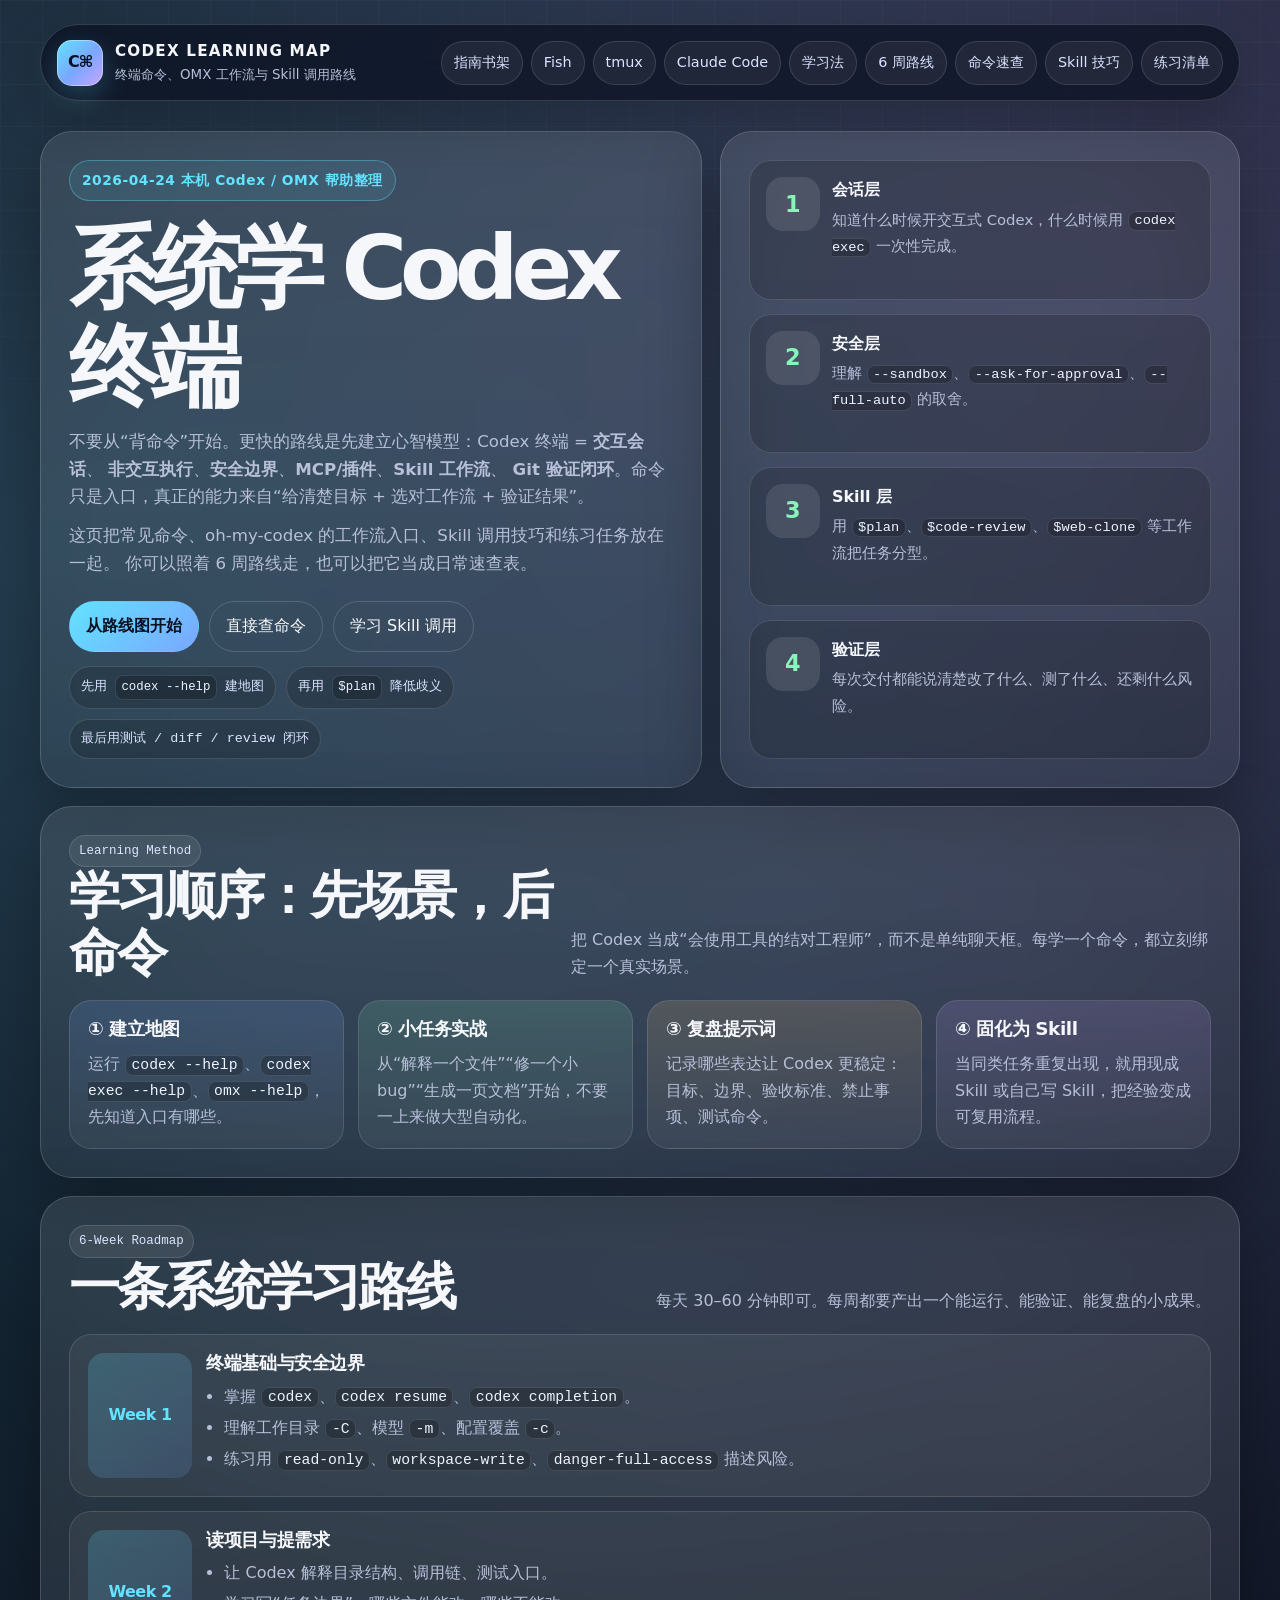
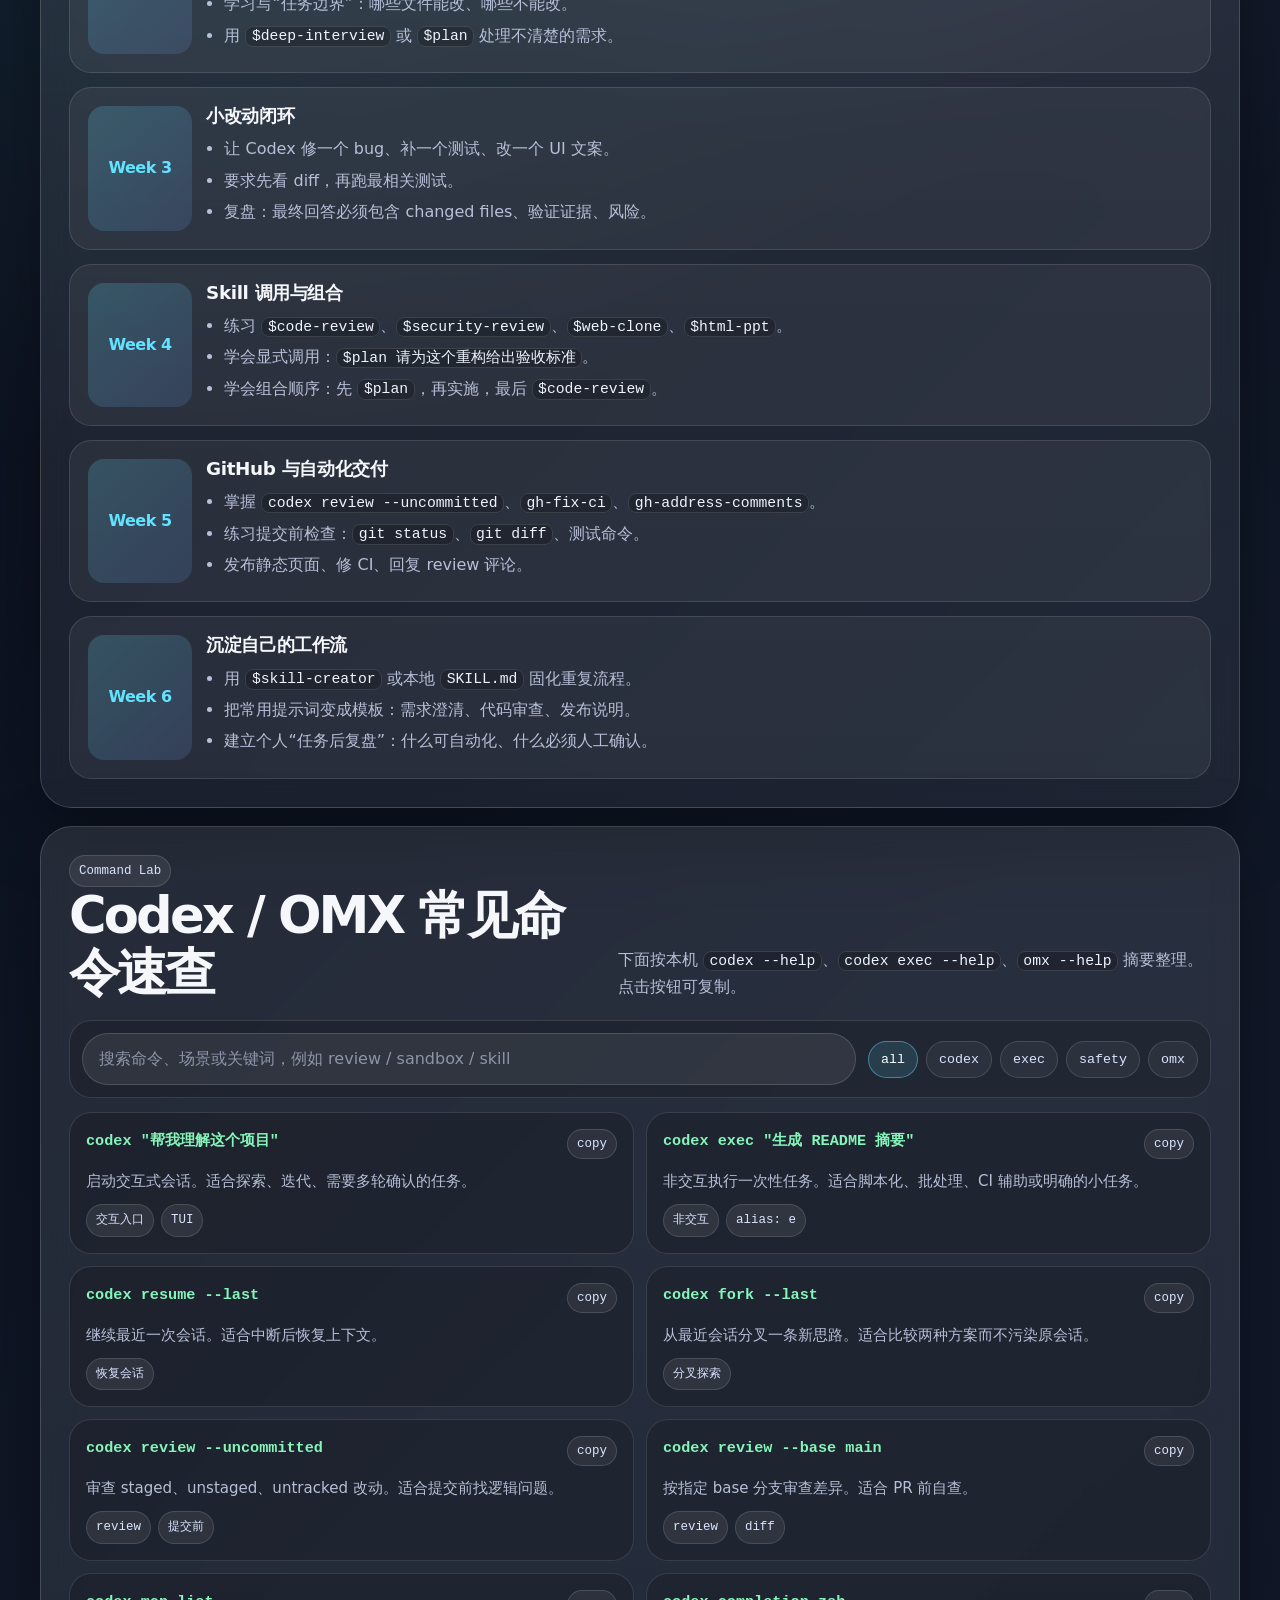
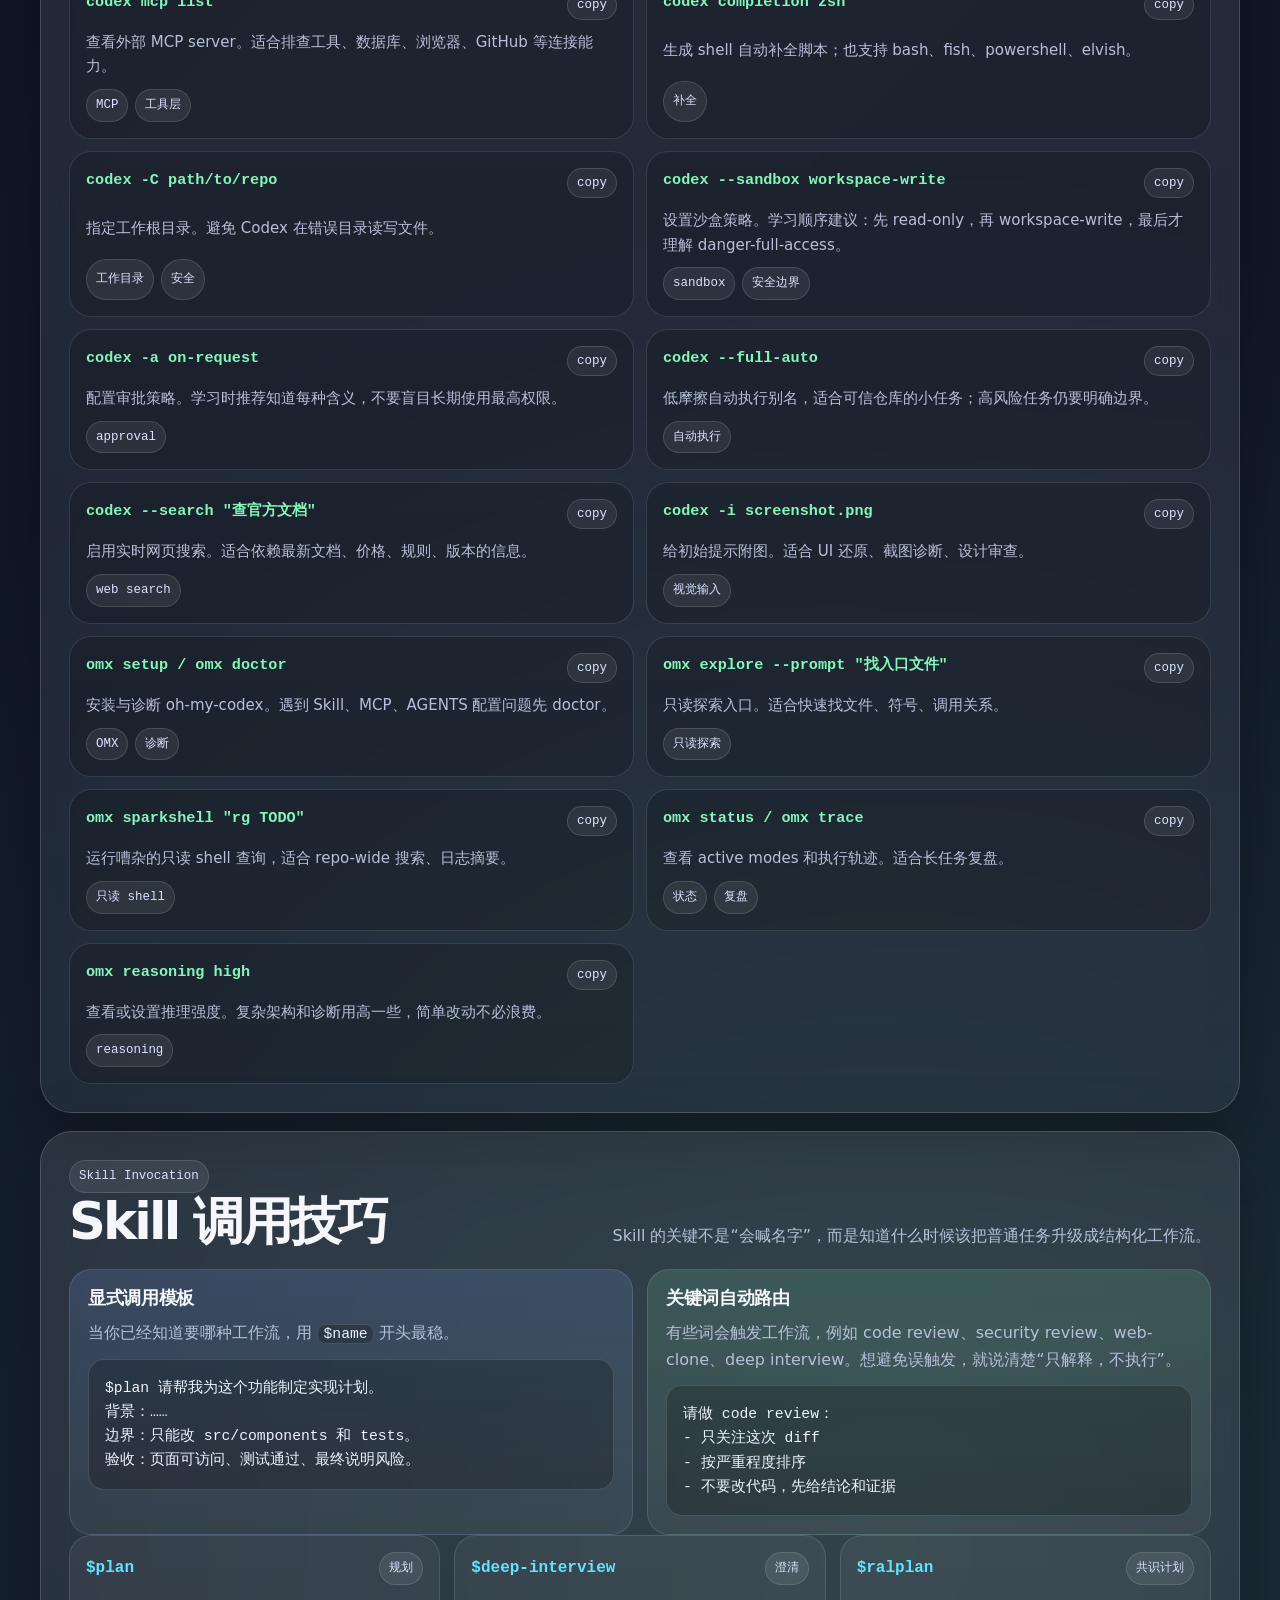
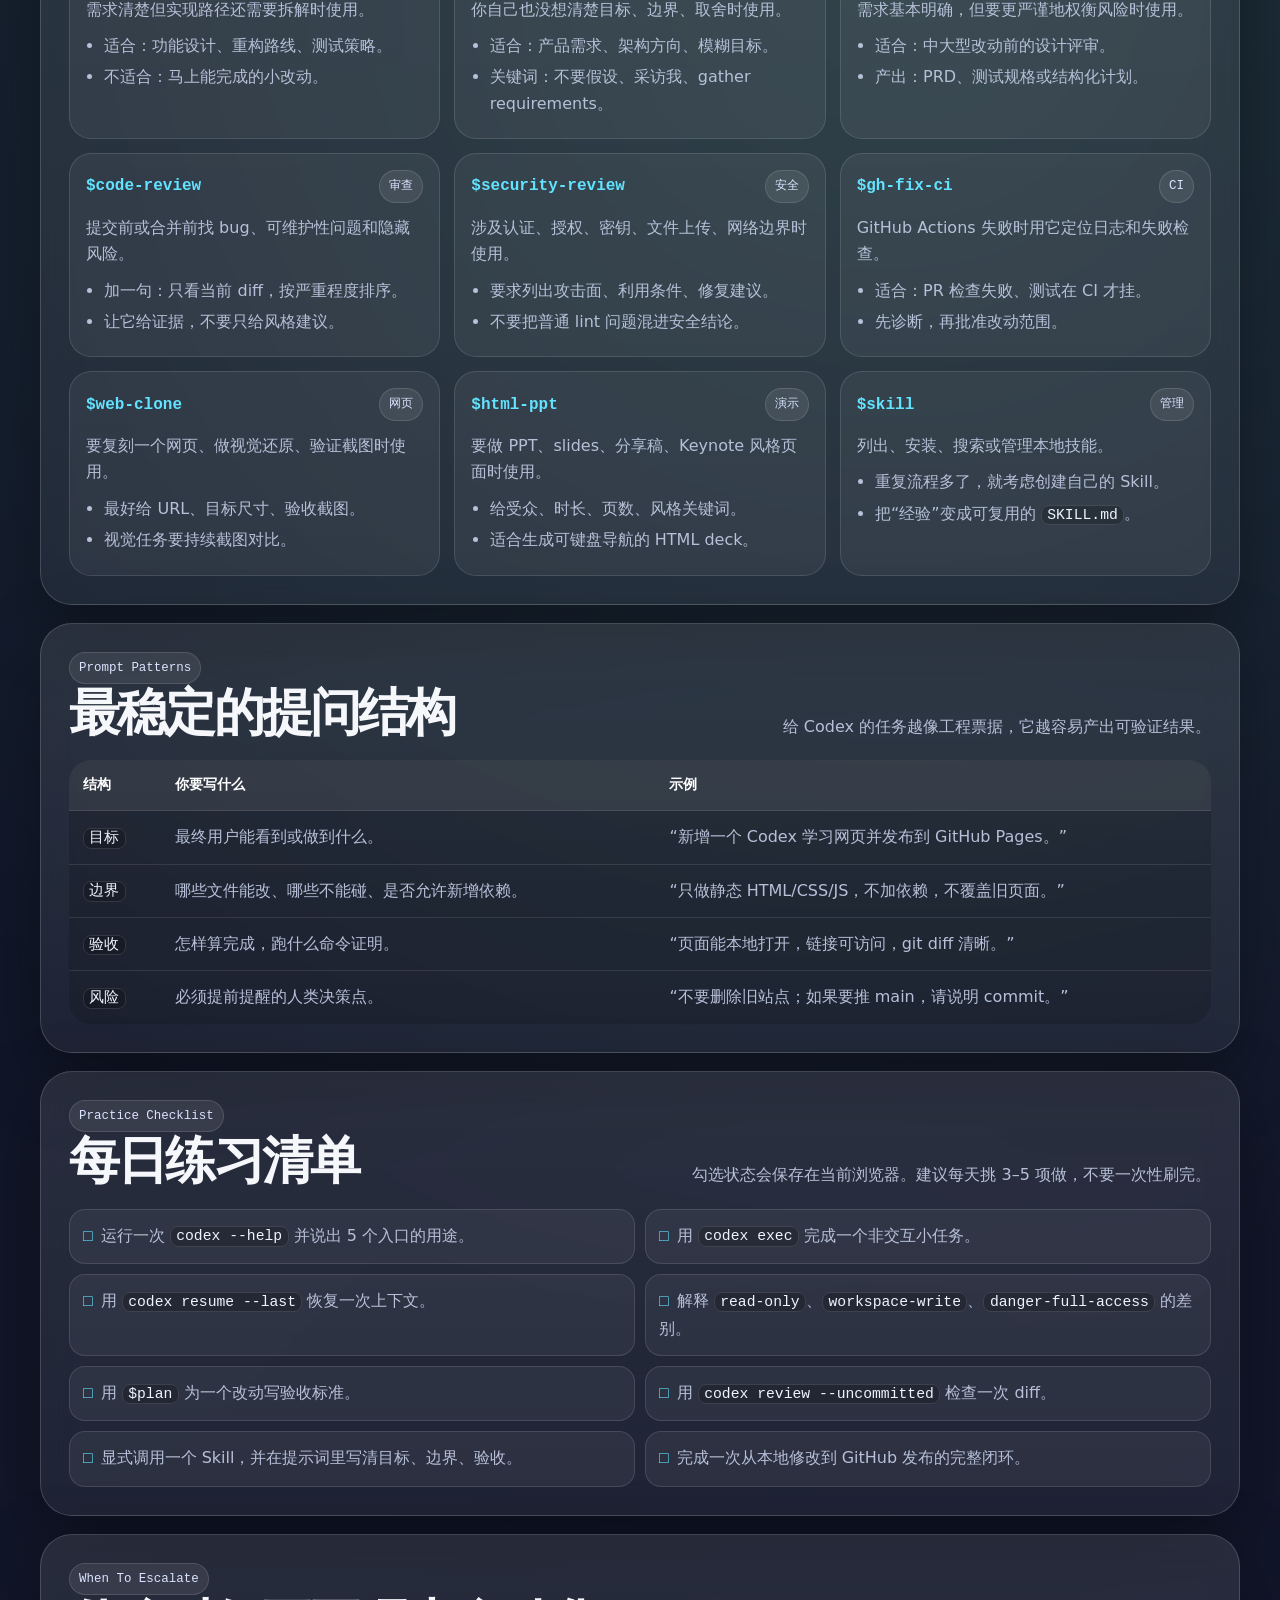
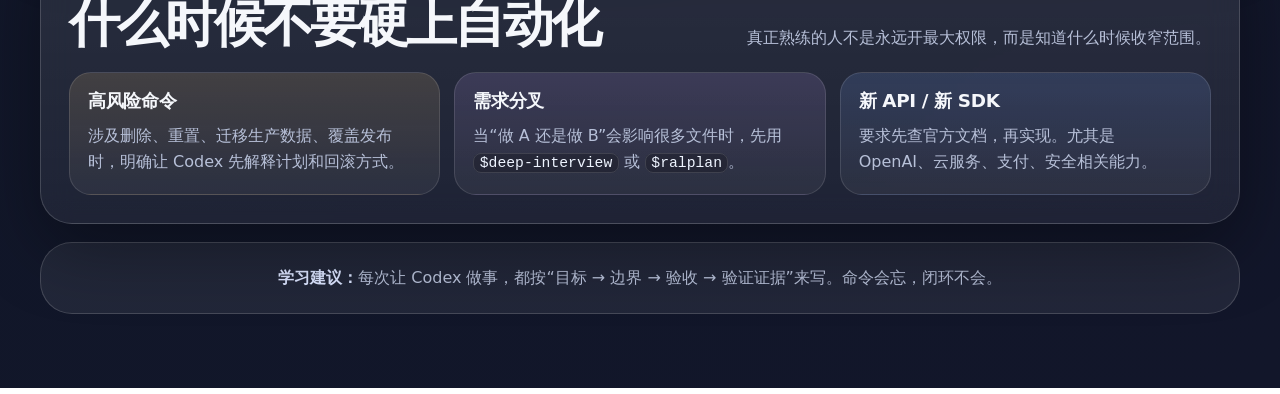
<file: codex-terminal-skills/index.html>
<!DOCTYPE html>
<html lang="zh-CN">
<head>
  <meta charset="UTF-8">
  <meta name="viewport" content="width=device-width, initial-scale=1.0">
  <title>Codex 终端与 Skill 系统学习路线</title>
  <meta name="description" content="一页系统学习 Codex CLI、oh-my-codex 命令与 Skill 调用技巧的路线图，包含命令速查、练习计划、提示词模板和避坑清单。">
  <meta name="theme-color" content="#101828">
  <style>
    :root {
      --bg: #0b1020;
      --bg-2: #11182c;
      --panel: rgba(255, 255, 255, 0.08);
      --panel-strong: rgba(255, 255, 255, 0.13);
      --line: rgba(255, 255, 255, 0.16);
      --line-strong: rgba(255, 255, 255, 0.28);
      --text: #f5f7fb;
      --muted: #b7c0d8;
      --soft: #dbe4ff;
      --blue: #79a7ff;
      --cyan: #62e3ff;
      --green: #85f5b9;
      --amber: #ffd27a;
      --rose: #ff8fa3;
      --purple: #c8a5ff;
      --shadow: 0 24px 70px rgba(0, 0, 0, 0.34);
      --radius-xl: 32px;
      --radius-lg: 22px;
      --radius-md: 16px;
      --radius-sm: 12px;
      --mono: "SF Mono", "Monaco", "Menlo", "Consolas", monospace;
      --sans: "Inter", "Avenir Next", "PingFang SC", "Microsoft YaHei", system-ui, sans-serif;
    }

    * {
      box-sizing: border-box;
    }

    html {
      scroll-behavior: smooth;
    }

    body {
      min-height: 100vh;
      margin: 0;
      color: var(--text);
      font-family: var(--sans);
      background:
        radial-gradient(circle at 7% 8%, rgba(98, 227, 255, 0.2), transparent 24%),
        radial-gradient(circle at 86% 4%, rgba(200, 165, 255, 0.22), transparent 23%),
        radial-gradient(circle at 70% 70%, rgba(133, 245, 185, 0.12), transparent 28%),
        linear-gradient(135deg, #080b16 0%, #101828 44%, #12162a 100%);
      line-height: 1.65;
    }

    body::before {
      content: "";
      position: fixed;
      inset: 0;
      pointer-events: none;
      background:
        linear-gradient(rgba(255, 255, 255, 0.035) 1px, transparent 1px),
        linear-gradient(90deg, rgba(255, 255, 255, 0.03) 1px, transparent 1px);
      background-size: 42px 42px;
      mask-image: linear-gradient(to bottom, rgba(0, 0, 0, 0.9), transparent 80%);
      z-index: 0;
    }

    a {
      color: inherit;
    }

    code,
    .kbd,
    .chip,
    .badge,
    .command-title,
    .copy-button,
    .filter-button,
    .checklist input + span::before {
      font-family: var(--mono);
    }

    .page {
      position: relative;
      z-index: 1;
      max-width: 1240px;
      margin: 0 auto;
      padding: 24px 20px 74px;
    }

    .topbar {
      position: sticky;
      top: 16px;
      z-index: 20;
      display: flex;
      align-items: center;
      justify-content: space-between;
      gap: 16px;
      padding: 14px 16px;
      border: 1px solid var(--line);
      border-radius: 999px;
      background: rgba(11, 16, 32, 0.72);
      box-shadow: 0 18px 48px rgba(0, 0, 0, 0.22);
      backdrop-filter: blur(18px);
    }

    .brand {
      display: flex;
      align-items: center;
      min-width: 0;
      gap: 12px;
      text-decoration: none;
    }

    .brand-mark {
      width: 46px;
      height: 46px;
      display: grid;
      place-items: center;
      border-radius: 15px;
      background: linear-gradient(135deg, var(--cyan), var(--blue) 52%, var(--purple));
      color: #071020;
      font-weight: 900;
      letter-spacing: -0.08em;
      box-shadow: inset 0 0 0 1px rgba(255, 255, 255, 0.38), 0 10px 28px rgba(98, 227, 255, 0.22);
    }

    .brand-copy strong,
    .brand-copy span {
      display: block;
    }

    .brand-copy strong {
      font-size: 0.95rem;
      letter-spacing: 0.08em;
      text-transform: uppercase;
    }

    .brand-copy span {
      max-width: 38ch;
      overflow: hidden;
      color: var(--muted);
      font-size: 0.84rem;
      text-overflow: ellipsis;
      white-space: nowrap;
    }

    .nav {
      display: flex;
      flex-wrap: wrap;
      justify-content: flex-end;
      gap: 8px;
    }

    .nav a {
      padding: 9px 12px;
      border: 1px solid rgba(255, 255, 255, 0.12);
      border-radius: 999px;
      background: rgba(255, 255, 255, 0.06);
      color: var(--soft);
      font-size: 0.9rem;
      text-decoration: none;
      transition: 180ms ease;
    }

    .nav a:hover {
      border-color: rgba(98, 227, 255, 0.48);
      background: rgba(98, 227, 255, 0.1);
      transform: translateY(-1px);
    }

    .hero {
      display: grid;
      grid-template-columns: minmax(0, 1.12fr) minmax(320px, 0.88fr);
      gap: 18px;
      margin-top: 30px;
    }

    .panel {
      border: 1px solid var(--line);
      border-radius: var(--radius-xl);
      background: linear-gradient(180deg, rgba(255, 255, 255, 0.1), rgba(255, 255, 255, 0.06));
      box-shadow: var(--shadow);
      backdrop-filter: blur(16px);
    }

    .hero-copy,
    .hero-side,
    .section {
      padding: 28px;
    }

    .eyebrow {
      display: inline-flex;
      align-items: center;
      gap: 9px;
      padding: 8px 12px;
      border: 1px solid rgba(98, 227, 255, 0.36);
      border-radius: 999px;
      background: rgba(98, 227, 255, 0.1);
      color: var(--cyan);
      font-size: 0.86rem;
      font-weight: 700;
      letter-spacing: 0.04em;
    }

    h1,
    h2,
    h3 {
      margin: 0;
      line-height: 1.1;
    }

    h1 {
      max-width: 12ch;
      margin-top: 18px;
      font-size: clamp(3rem, 7vw, 6.6rem);
      letter-spacing: -0.08em;
    }

    h2 {
      font-size: clamp(2rem, 4vw, 3.25rem);
      letter-spacing: -0.055em;
    }

    h3 {
      font-size: 1.15rem;
      letter-spacing: -0.02em;
    }

    p {
      margin: 12px 0 0;
      color: var(--muted);
    }

    .hero-copy p {
      max-width: 64ch;
      font-size: 1.04rem;
    }

    code {
      padding: 0.08rem 0.34rem;
      border: 1px solid rgba(255, 255, 255, 0.12);
      border-radius: 8px;
      background: rgba(0, 0, 0, 0.22);
      color: #eef4ff;
      font-size: 0.92em;
    }

    .hero-actions,
    .chip-row {
      display: flex;
      flex-wrap: wrap;
      gap: 10px;
    }

    .hero-actions {
      margin-top: 24px;
    }

    .button {
      display: inline-flex;
      align-items: center;
      gap: 9px;
      min-height: 44px;
      padding: 11px 16px;
      border-radius: 999px;
      border: 1px solid rgba(255, 255, 255, 0.16);
      color: var(--text);
      text-decoration: none;
      transition: 180ms ease;
    }

    .button.primary {
      border-color: transparent;
      background: linear-gradient(135deg, var(--cyan), var(--blue));
      color: #061124;
      font-weight: 800;
    }

    .button:hover {
      transform: translateY(-2px);
      box-shadow: 0 16px 30px rgba(0, 0, 0, 0.2);
    }

    .hero-side {
      display: grid;
      gap: 14px;
    }

    .score-card {
      display: grid;
      grid-template-columns: auto 1fr;
      gap: 12px;
      padding: 16px;
      border: 1px solid rgba(255, 255, 255, 0.13);
      border-radius: var(--radius-lg);
      background: rgba(0, 0, 0, 0.16);
    }

    .score-number {
      width: 54px;
      height: 54px;
      display: grid;
      place-items: center;
      border-radius: 17px;
      background: rgba(255, 255, 255, 0.1);
      color: var(--green);
      font-size: 1.4rem;
      font-weight: 900;
    }

    .score-card strong {
      display: block;
      margin-bottom: 3px;
    }

    .score-card span {
      color: var(--muted);
      font-size: 0.93rem;
    }

    .section {
      margin-top: 18px;
    }

    .section-head {
      display: flex;
      justify-content: space-between;
      align-items: end;
      gap: 18px;
      margin-bottom: 20px;
    }

    .section-head p {
      max-width: 64ch;
    }

    .grid {
      display: grid;
      gap: 14px;
    }

    .grid.cols-2 {
      grid-template-columns: repeat(2, minmax(0, 1fr));
    }

    .grid.cols-3 {
      grid-template-columns: repeat(3, minmax(0, 1fr));
    }

    .grid.cols-4 {
      grid-template-columns: repeat(4, minmax(0, 1fr));
    }

    .card {
      padding: 18px;
      border: 1px solid rgba(255, 255, 255, 0.12);
      border-radius: var(--radius-lg);
      background: rgba(255, 255, 255, 0.06);
    }

    .card.accent-blue {
      background: linear-gradient(180deg, rgba(121, 167, 255, 0.16), rgba(255, 255, 255, 0.055));
    }

    .card.accent-green {
      background: linear-gradient(180deg, rgba(133, 245, 185, 0.14), rgba(255, 255, 255, 0.055));
    }

    .card.accent-amber {
      background: linear-gradient(180deg, rgba(255, 210, 122, 0.14), rgba(255, 255, 255, 0.055));
    }

    .card.accent-purple {
      background: linear-gradient(180deg, rgba(200, 165, 255, 0.15), rgba(255, 255, 255, 0.055));
    }

    .card h3 {
      display: flex;
      align-items: center;
      gap: 9px;
      margin-bottom: 8px;
    }

    .badge {
      display: inline-flex;
      align-items: center;
      min-height: 28px;
      padding: 5px 9px;
      border: 1px solid rgba(255, 255, 255, 0.13);
      border-radius: 999px;
      background: rgba(255, 255, 255, 0.08);
      color: var(--soft);
      font-size: 0.78rem;
      white-space: nowrap;
    }

    .chip-row {
      margin-top: 14px;
    }

    .chip {
      display: inline-flex;
      align-items: center;
      gap: 8px;
      padding: 8px 11px;
      border: 1px solid rgba(255, 255, 255, 0.13);
      border-radius: 999px;
      background: rgba(0, 0, 0, 0.16);
      color: var(--soft);
      font-size: 0.84rem;
    }

    .timeline {
      display: grid;
      gap: 14px;
      counter-reset: week;
    }

    .week {
      position: relative;
      display: grid;
      grid-template-columns: 104px minmax(0, 1fr);
      gap: 14px;
      padding: 18px;
      border: 1px solid rgba(255, 255, 255, 0.12);
      border-radius: var(--radius-lg);
      background: rgba(255, 255, 255, 0.055);
      counter-increment: week;
    }

    .week::before {
      content: "Week " counter(week);
      display: grid;
      place-items: center;
      min-height: 82px;
      border-radius: var(--radius-md);
      background: linear-gradient(135deg, rgba(98, 227, 255, 0.2), rgba(121, 167, 255, 0.15));
      color: var(--cyan);
      font-weight: 900;
      letter-spacing: -0.03em;
    }

    .week ul,
    .card ul,
    .skill-card ul {
      margin: 10px 0 0;
      padding-left: 1.15rem;
      color: var(--muted);
    }

    .week li,
    .card li,
    .skill-card li {
      margin: 5px 0;
    }

    .command-lab {
      display: grid;
      gap: 14px;
    }

    .toolbar {
      display: flex;
      flex-wrap: wrap;
      align-items: center;
      justify-content: space-between;
      gap: 12px;
      padding: 12px;
      border: 1px solid rgba(255, 255, 255, 0.12);
      border-radius: var(--radius-lg);
      background: rgba(0, 0, 0, 0.16);
    }

    .search {
      min-width: min(100%, 330px);
      flex: 1;
      border: 1px solid rgba(255, 255, 255, 0.14);
      border-radius: 999px;
      background: rgba(255, 255, 255, 0.08);
      color: var(--text);
      font: inherit;
      outline: none;
      padding: 12px 16px;
    }

    .search::placeholder {
      color: rgba(219, 228, 255, 0.55);
    }

    .filters {
      display: flex;
      flex-wrap: wrap;
      gap: 8px;
    }

    .filter-button {
      cursor: pointer;
      border: 1px solid rgba(255, 255, 255, 0.13);
      border-radius: 999px;
      background: rgba(255, 255, 255, 0.06);
      color: var(--soft);
      padding: 10px 12px;
      transition: 150ms ease;
    }

    .filter-button.active,
    .filter-button:hover {
      border-color: rgba(98, 227, 255, 0.44);
      background: rgba(98, 227, 255, 0.13);
      color: white;
    }

    .command-grid {
      display: grid;
      grid-template-columns: repeat(2, minmax(0, 1fr));
      gap: 12px;
    }

    .command-card {
      display: grid;
      gap: 10px;
      padding: 16px;
      border: 1px solid rgba(255, 255, 255, 0.12);
      border-radius: var(--radius-lg);
      background: rgba(0, 0, 0, 0.18);
    }

    .command-card.hidden {
      display: none;
    }

    .command-top {
      display: flex;
      justify-content: space-between;
      gap: 10px;
      align-items: start;
    }

    .command-title {
      color: var(--green);
      font-size: 0.95rem;
      font-weight: 800;
      word-break: break-word;
    }

    .copy-button {
      cursor: pointer;
      border: 1px solid rgba(255, 255, 255, 0.14);
      border-radius: 999px;
      background: rgba(255, 255, 255, 0.07);
      color: var(--soft);
      padding: 7px 9px;
      font-size: 0.78rem;
      white-space: nowrap;
    }

    .copy-button.copied {
      border-color: rgba(133, 245, 185, 0.52);
      color: var(--green);
    }

    .command-card p {
      margin-top: 0;
      font-size: 0.94rem;
    }

    .command-meta {
      display: flex;
      flex-wrap: wrap;
      gap: 7px;
    }

    .skill-grid {
      display: grid;
      grid-template-columns: repeat(3, minmax(0, 1fr));
      gap: 14px;
    }

    .skill-card {
      padding: 16px;
      border: 1px solid rgba(255, 255, 255, 0.12);
      border-radius: var(--radius-lg);
      background: rgba(255, 255, 255, 0.055);
    }

    .skill-name {
      display: flex;
      justify-content: space-between;
      align-items: center;
      gap: 10px;
      margin-bottom: 8px;
    }

    .skill-name strong {
      color: var(--cyan);
      font-family: var(--mono);
    }

    .prompt-box {
      position: relative;
      margin-top: 12px;
      padding: 16px;
      border: 1px solid rgba(255, 255, 255, 0.13);
      border-radius: var(--radius-md);
      background: rgba(0, 0, 0, 0.22);
      color: #eef4ff;
      font-family: var(--mono);
      font-size: 0.92rem;
      overflow-x: auto;
      white-space: pre-wrap;
    }

    .matrix {
      width: 100%;
      border-collapse: collapse;
      overflow: hidden;
      border-radius: var(--radius-lg);
      background: rgba(0, 0, 0, 0.14);
    }

    .matrix th,
    .matrix td {
      padding: 13px 14px;
      border-bottom: 1px solid rgba(255, 255, 255, 0.1);
      text-align: left;
      vertical-align: top;
    }

    .matrix th {
      color: white;
      background: rgba(255, 255, 255, 0.08);
      font-size: 0.9rem;
    }

    .matrix tr:last-child td {
      border-bottom: none;
    }

    .matrix td {
      color: var(--muted);
    }

    .checklist {
      display: grid;
      grid-template-columns: repeat(2, minmax(0, 1fr));
      gap: 10px;
      margin-top: 14px;
    }

    .checklist label {
      cursor: pointer;
      display: flex;
      align-items: flex-start;
      gap: 10px;
      padding: 13px;
      border: 1px solid rgba(255, 255, 255, 0.12);
      border-radius: var(--radius-md);
      background: rgba(255, 255, 255, 0.055);
      color: var(--muted);
    }

    .checklist input {
      position: absolute;
      opacity: 0;
      pointer-events: none;
    }

    .checklist input + span::before {
      content: "□";
      display: inline-block;
      margin-right: 8px;
      color: var(--cyan);
      font-weight: 800;
    }

    .checklist input:checked + span {
      color: var(--green);
      text-decoration: line-through;
      text-decoration-thickness: 1px;
      text-decoration-color: rgba(133, 245, 185, 0.56);
    }

    .checklist input:checked + span::before {
      content: "✓";
      color: var(--green);
    }

    .footer {
      margin-top: 18px;
      padding: 22px 26px;
      border: 1px solid var(--line);
      border-radius: var(--radius-xl);
      background: rgba(255, 255, 255, 0.07);
      color: var(--muted);
      text-align: center;
    }

    .footer strong {
      color: var(--soft);
    }

    @media (max-width: 980px) {
      .topbar,
      .hero,
      .section-head {
        display: block;
      }

      .nav {
        justify-content: flex-start;
        margin-top: 12px;
      }

      .hero-side {
        margin-top: 18px;
      }

      .grid.cols-2,
      .grid.cols-3,
      .grid.cols-4,
      .command-grid,
      .skill-grid,
      .checklist {
        grid-template-columns: 1fr;
      }
    }

    @media (max-width: 680px) {
      .page {
        padding: 14px 12px 44px;
      }

      .topbar {
        border-radius: 24px;
      }

      .hero-copy,
      .hero-side,
      .section {
        padding: 20px;
      }

      h1 {
        max-width: none;
      }

      .week {
        grid-template-columns: 1fr;
      }

      .week::before {
        min-height: 56px;
      }

      .matrix {
        display: block;
        overflow-x: auto;
      }
    }
  </style>
</head>
<body>
  <div class="page">
    <header class="topbar">
      <a class="brand" href="#top" aria-label="返回顶部">
        <span class="brand-mark">C⌘</span>
        <span class="brand-copy">
          <strong>Codex Learning Map</strong>
          <span>终端命令、OMX 工作流与 Skill 调用路线</span>
        </span>
      </a>
      <nav class="nav" aria-label="页面导航">
        <a href="../">指南书架</a>
        <a href="../fish-terminal-setup/">Fish</a>
        <a href="../tmux-ghostty-guide/">tmux</a>
        <a href="../claude-code-training/">Claude Code</a>
        <a href="#method">学习法</a>
        <a href="#roadmap">6 周路线</a>
        <a href="#commands">命令速查</a>
        <a href="#skills">Skill 技巧</a>
        <a href="#practice">练习清单</a>
      </nav>
    </header>

    <main id="top">
      <section class="hero">
        <article class="panel hero-copy">
          <div class="eyebrow">2026-04-24 本机 Codex / OMX 帮助整理</div>
          <h1>系统学 Codex 终端</h1>
          <p>
            不要从“背命令”开始。更快的路线是先建立心智模型：Codex 终端 = <strong>交互会话</strong>、
            <strong>非交互执行</strong>、<strong>安全边界</strong>、<strong>MCP/插件</strong>、<strong>Skill 工作流</strong>、
            <strong>Git 验证闭环</strong>。命令只是入口，真正的能力来自“给清楚目标 + 选对工作流 + 验证结果”。
          </p>
          <p>
            这页把常见命令、oh-my-codex 的工作流入口、Skill 调用技巧和练习任务放在一起。
            你可以照着 6 周路线走，也可以把它当成日常速查表。
          </p>
          <div class="hero-actions">
            <a class="button primary" href="#roadmap">从路线图开始</a>
            <a class="button" href="#commands">直接查命令</a>
            <a class="button" href="#skills">学习 Skill 调用</a>
          </div>
          <div class="chip-row">
            <span class="chip">先用 <code>codex --help</code> 建地图</span>
            <span class="chip">再用 <code>$plan</code> 降低歧义</span>
            <span class="chip">最后用测试 / diff / review 闭环</span>
          </div>
        </article>

        <aside class="panel hero-side" aria-label="学习阶段摘要">
          <div class="score-card">
            <div class="score-number">1</div>
            <div>
              <strong>会话层</strong>
              <span>知道什么时候开交互式 Codex，什么时候用 <code>codex exec</code> 一次性完成。</span>
            </div>
          </div>
          <div class="score-card">
            <div class="score-number">2</div>
            <div>
              <strong>安全层</strong>
              <span>理解 <code>--sandbox</code>、<code>--ask-for-approval</code>、<code>--full-auto</code> 的取舍。</span>
            </div>
          </div>
          <div class="score-card">
            <div class="score-number">3</div>
            <div>
              <strong>Skill 层</strong>
              <span>用 <code>$plan</code>、<code>$code-review</code>、<code>$web-clone</code> 等工作流把任务分型。</span>
            </div>
          </div>
          <div class="score-card">
            <div class="score-number">4</div>
            <div>
              <strong>验证层</strong>
              <span>每次交付都能说清楚改了什么、测了什么、还剩什么风险。</span>
            </div>
          </div>
        </aside>
      </section>

      <section class="panel section" id="method">
        <div class="section-head">
          <div>
            <span class="badge">Learning Method</span>
            <h2>学习顺序：先场景，后命令</h2>
          </div>
          <p>把 Codex 当成“会使用工具的结对工程师”，而不是单纯聊天框。每学一个命令，都立刻绑定一个真实场景。</p>
        </div>
        <div class="grid cols-4">
          <article class="card accent-blue">
            <h3>① 建立地图</h3>
            <p>运行 <code>codex --help</code>、<code>codex exec --help</code>、<code>omx --help</code>，先知道入口有哪些。</p>
          </article>
          <article class="card accent-green">
            <h3>② 小任务实战</h3>
            <p>从“解释一个文件”“修一个小 bug”“生成一页文档”开始，不要一上来做大型自动化。</p>
          </article>
          <article class="card accent-amber">
            <h3>③ 复盘提示词</h3>
            <p>记录哪些表达让 Codex 更稳定：目标、边界、验收标准、禁止事项、测试命令。</p>
          </article>
          <article class="card accent-purple">
            <h3>④ 固化为 Skill</h3>
            <p>当同类任务重复出现，就用现成 Skill 或自己写 Skill，把经验变成可复用流程。</p>
          </article>
        </div>
      </section>

      <section class="panel section" id="roadmap">
        <div class="section-head">
          <div>
            <span class="badge">6-Week Roadmap</span>
            <h2>一条系统学习路线</h2>
          </div>
          <p>每天 30–60 分钟即可。每周都要产出一个能运行、能验证、能复盘的小成果。</p>
        </div>
        <div class="timeline">
          <article class="week">
            <div>
              <h3>终端基础与安全边界</h3>
              <ul>
                <li>掌握 <code>codex</code>、<code>codex resume</code>、<code>codex completion</code>。</li>
                <li>理解工作目录 <code>-C</code>、模型 <code>-m</code>、配置覆盖 <code>-c</code>。</li>
                <li>练习用 <code>read-only</code>、<code>workspace-write</code>、<code>danger-full-access</code> 描述风险。</li>
              </ul>
            </div>
          </article>
          <article class="week">
            <div>
              <h3>读项目与提需求</h3>
              <ul>
                <li>让 Codex 解释目录结构、调用链、测试入口。</li>
                <li>学习写“任务边界”：哪些文件能改、哪些不能改。</li>
                <li>用 <code>$deep-interview</code> 或 <code>$plan</code> 处理不清楚的需求。</li>
              </ul>
            </div>
          </article>
          <article class="week">
            <div>
              <h3>小改动闭环</h3>
              <ul>
                <li>让 Codex 修一个 bug、补一个测试、改一个 UI 文案。</li>
                <li>要求先看 diff，再跑最相关测试。</li>
                <li>复盘：最终回答必须包含 changed files、验证证据、风险。</li>
              </ul>
            </div>
          </article>
          <article class="week">
            <div>
              <h3>Skill 调用与组合</h3>
              <ul>
                <li>练习 <code>$code-review</code>、<code>$security-review</code>、<code>$web-clone</code>、<code>$html-ppt</code>。</li>
                <li>学会显式调用：<code>$plan 请为这个重构给出验收标准</code>。</li>
                <li>学会组合顺序：先 <code>$plan</code>，再实施，最后 <code>$code-review</code>。</li>
              </ul>
            </div>
          </article>
          <article class="week">
            <div>
              <h3>GitHub 与自动化交付</h3>
              <ul>
                <li>掌握 <code>codex review --uncommitted</code>、<code>gh-fix-ci</code>、<code>gh-address-comments</code>。</li>
                <li>练习提交前检查：<code>git status</code>、<code>git diff</code>、测试命令。</li>
                <li>发布静态页面、修 CI、回复 review 评论。</li>
              </ul>
            </div>
          </article>
          <article class="week">
            <div>
              <h3>沉淀自己的工作流</h3>
              <ul>
                <li>用 <code>$skill-creator</code> 或本地 <code>SKILL.md</code> 固化重复流程。</li>
                <li>把常用提示词变成模板：需求澄清、代码审查、发布说明。</li>
                <li>建立个人“任务后复盘”：什么可自动化、什么必须人工确认。</li>
              </ul>
            </div>
          </article>
        </div>
      </section>

      <section class="panel section" id="commands">
        <div class="section-head">
          <div>
            <span class="badge">Command Lab</span>
            <h2>Codex / OMX 常见命令速查</h2>
          </div>
          <p>下面按本机 <code>codex --help</code>、<code>codex exec --help</code>、<code>omx --help</code> 摘要整理。点击按钮可复制。</p>
        </div>
        <div class="command-lab">
          <div class="toolbar">
            <input id="searchInput" class="search" type="search" placeholder="搜索命令、场景或关键词，例如 review / sandbox / skill">
            <div class="filters" aria-label="命令分类筛选">
              <button class="filter-button active" data-filter="all" type="button">all</button>
              <button class="filter-button" data-filter="codex" type="button">codex</button>
              <button class="filter-button" data-filter="exec" type="button">exec</button>
              <button class="filter-button" data-filter="safety" type="button">safety</button>
              <button class="filter-button" data-filter="omx" type="button">omx</button>
            </div>
          </div>

          <div class="command-grid" id="commandGrid">
            <article class="command-card" data-category="codex" data-text="codex interactive tui prompt">
              <div class="command-top">
                <span class="command-title">codex "帮我理解这个项目"</span>
                <button class="copy-button" data-copy="codex &quot;帮我理解这个项目&quot;" type="button">copy</button>
              </div>
              <p>启动交互式会话。适合探索、迭代、需要多轮确认的任务。</p>
              <div class="command-meta"><span class="badge">交互入口</span><span class="badge">TUI</span></div>
            </article>

            <article class="command-card" data-category="exec" data-text="codex exec non interactive">
              <div class="command-top">
                <span class="command-title">codex exec "生成 README 摘要"</span>
                <button class="copy-button" data-copy="codex exec &quot;生成 README 摘要&quot;" type="button">copy</button>
              </div>
              <p>非交互执行一次性任务。适合脚本化、批处理、CI 辅助或明确的小任务。</p>
              <div class="command-meta"><span class="badge">非交互</span><span class="badge">alias: e</span></div>
            </article>

            <article class="command-card" data-category="codex" data-text="resume last session">
              <div class="command-top">
                <span class="command-title">codex resume --last</span>
                <button class="copy-button" data-copy="codex resume --last" type="button">copy</button>
              </div>
              <p>继续最近一次会话。适合中断后恢复上下文。</p>
              <div class="command-meta"><span class="badge">恢复会话</span></div>
            </article>

            <article class="command-card" data-category="codex" data-text="fork previous session">
              <div class="command-top">
                <span class="command-title">codex fork --last</span>
                <button class="copy-button" data-copy="codex fork --last" type="button">copy</button>
              </div>
              <p>从最近会话分叉一条新思路。适合比较两种方案而不污染原会话。</p>
              <div class="command-meta"><span class="badge">分叉探索</span></div>
            </article>

            <article class="command-card" data-category="codex" data-text="code review uncommitted">
              <div class="command-top">
                <span class="command-title">codex review --uncommitted</span>
                <button class="copy-button" data-copy="codex review --uncommitted" type="button">copy</button>
              </div>
              <p>审查 staged、unstaged、untracked 改动。适合提交前找逻辑问题。</p>
              <div class="command-meta"><span class="badge">review</span><span class="badge">提交前</span></div>
            </article>

            <article class="command-card" data-category="codex" data-text="review base branch">
              <div class="command-top">
                <span class="command-title">codex review --base main</span>
                <button class="copy-button" data-copy="codex review --base main" type="button">copy</button>
              </div>
              <p>按指定 base 分支审查差异。适合 PR 前自查。</p>
              <div class="command-meta"><span class="badge">review</span><span class="badge">diff</span></div>
            </article>

            <article class="command-card" data-category="codex" data-text="mcp list servers">
              <div class="command-top">
                <span class="command-title">codex mcp list</span>
                <button class="copy-button" data-copy="codex mcp list" type="button">copy</button>
              </div>
              <p>查看外部 MCP server。适合排查工具、数据库、浏览器、GitHub 等连接能力。</p>
              <div class="command-meta"><span class="badge">MCP</span><span class="badge">工具层</span></div>
            </article>

            <article class="command-card" data-category="codex" data-text="completion fish zsh shell">
              <div class="command-top">
                <span class="command-title">codex completion zsh</span>
                <button class="copy-button" data-copy="codex completion zsh" type="button">copy</button>
              </div>
              <p>生成 shell 自动补全脚本；也支持 bash、fish、powershell、elvish。</p>
              <div class="command-meta"><span class="badge">补全</span></div>
            </article>

            <article class="command-card" data-category="safety" data-text="cd workspace directory">
              <div class="command-top">
                <span class="command-title">codex -C path/to/repo</span>
                <button class="copy-button" data-copy="codex -C path/to/repo" type="button">copy</button>
              </div>
              <p>指定工作根目录。避免 Codex 在错误目录读写文件。</p>
              <div class="command-meta"><span class="badge">工作目录</span><span class="badge">安全</span></div>
            </article>

            <article class="command-card" data-category="safety" data-text="sandbox workspace write read only danger full access">
              <div class="command-top">
                <span class="command-title">codex --sandbox workspace-write</span>
                <button class="copy-button" data-copy="codex --sandbox workspace-write" type="button">copy</button>
              </div>
              <p>设置沙盒策略。学习顺序建议：先 read-only，再 workspace-write，最后才理解 danger-full-access。</p>
              <div class="command-meta"><span class="badge">sandbox</span><span class="badge">安全边界</span></div>
            </article>

            <article class="command-card" data-category="safety" data-text="approval never on request untrusted">
              <div class="command-top">
                <span class="command-title">codex -a on-request</span>
                <button class="copy-button" data-copy="codex -a on-request" type="button">copy</button>
              </div>
              <p>配置审批策略。学习时推荐知道每种含义，不要盲目长期使用最高权限。</p>
              <div class="command-meta"><span class="badge">approval</span></div>
            </article>

            <article class="command-card" data-category="safety" data-text="full auto workspace write">
              <div class="command-top">
                <span class="command-title">codex --full-auto</span>
                <button class="copy-button" data-copy="codex --full-auto" type="button">copy</button>
              </div>
              <p>低摩擦自动执行别名，适合可信仓库的小任务；高风险任务仍要明确边界。</p>
              <div class="command-meta"><span class="badge">自动执行</span></div>
            </article>

            <article class="command-card" data-category="codex" data-text="web search image">
              <div class="command-top">
                <span class="command-title">codex --search "查官方文档"</span>
                <button class="copy-button" data-copy="codex --search &quot;查官方文档&quot;" type="button">copy</button>
              </div>
              <p>启用实时网页搜索。适合依赖最新文档、价格、规则、版本的信息。</p>
              <div class="command-meta"><span class="badge">web search</span></div>
            </article>

            <article class="command-card" data-category="codex" data-text="image attach">
              <div class="command-top">
                <span class="command-title">codex -i screenshot.png</span>
                <button class="copy-button" data-copy="codex -i screenshot.png" type="button">copy</button>
              </div>
              <p>给初始提示附图。适合 UI 还原、截图诊断、设计审查。</p>
              <div class="command-meta"><span class="badge">视觉输入</span></div>
            </article>

            <article class="command-card" data-category="omx" data-text="omx setup doctor status">
              <div class="command-top">
                <span class="command-title">omx setup / omx doctor</span>
                <button class="copy-button" data-copy="omx doctor" type="button">copy</button>
              </div>
              <p>安装与诊断 oh-my-codex。遇到 Skill、MCP、AGENTS 配置问题先 doctor。</p>
              <div class="command-meta"><span class="badge">OMX</span><span class="badge">诊断</span></div>
            </article>

            <article class="command-card" data-category="omx" data-text="omx explore read only code search">
              <div class="command-top">
                <span class="command-title">omx explore --prompt "找入口文件"</span>
                <button class="copy-button" data-copy="omx explore --prompt &quot;找入口文件&quot;" type="button">copy</button>
              </div>
              <p>只读探索入口。适合快速找文件、符号、调用关系。</p>
              <div class="command-meta"><span class="badge">只读探索</span></div>
            </article>

            <article class="command-card" data-category="omx" data-text="omx sparkshell command">
              <div class="command-top">
                <span class="command-title">omx sparkshell "rg TODO"</span>
                <button class="copy-button" data-copy="omx sparkshell &quot;rg TODO&quot;" type="button">copy</button>
              </div>
              <p>运行嘈杂的只读 shell 查询，适合 repo-wide 搜索、日志摘要。</p>
              <div class="command-meta"><span class="badge">只读 shell</span></div>
            </article>

            <article class="command-card" data-category="omx" data-text="omx status cancel trace">
              <div class="command-top">
                <span class="command-title">omx status / omx trace</span>
                <button class="copy-button" data-copy="omx status && omx trace" type="button">copy</button>
              </div>
              <p>查看 active modes 和执行轨迹。适合长任务复盘。</p>
              <div class="command-meta"><span class="badge">状态</span><span class="badge">复盘</span></div>
            </article>

            <article class="command-card" data-category="omx" data-text="omx reasoning high xhigh">
              <div class="command-top">
                <span class="command-title">omx reasoning high</span>
                <button class="copy-button" data-copy="omx reasoning high" type="button">copy</button>
              </div>
              <p>查看或设置推理强度。复杂架构和诊断用高一些，简单改动不必浪费。</p>
              <div class="command-meta"><span class="badge">reasoning</span></div>
            </article>
          </div>
        </div>
      </section>

      <section class="panel section" id="skills">
        <div class="section-head">
          <div>
            <span class="badge">Skill Invocation</span>
            <h2>Skill 调用技巧</h2>
          </div>
          <p>Skill 的关键不是“会喊名字”，而是知道什么时候该把普通任务升级成结构化工作流。</p>
        </div>

        <div class="grid cols-2">
          <article class="card accent-blue">
            <h3>显式调用模板</h3>
            <p>当你已经知道要哪种工作流，用 <code>$name</code> 开头最稳。</p>
            <div class="prompt-box">$plan 请帮我为这个功能制定实现计划。
背景：……
边界：只能改 src/components 和 tests。
验收：页面可访问、测试通过、最终说明风险。</div>
          </article>
          <article class="card accent-green">
            <h3>关键词自动路由</h3>
            <p>有些词会触发工作流，例如 code review、security review、web-clone、deep interview。想避免误触发，就说清楚“只解释，不执行”。</p>
            <div class="prompt-box">请做 code review：
- 只关注这次 diff
- 按严重程度排序
- 不要改代码，先给结论和证据</div>
          </article>
        </div>

        <div class="skill-grid" aria-label="常见 Skill 分类">
          <article class="skill-card">
            <div class="skill-name"><strong>$plan</strong><span class="badge">规划</span></div>
            <p>需求清楚但实现路径还需要拆解时使用。</p>
            <ul>
              <li>适合：功能设计、重构路线、测试策略。</li>
              <li>不适合：马上能完成的小改动。</li>
            </ul>
          </article>

          <article class="skill-card">
            <div class="skill-name"><strong>$deep-interview</strong><span class="badge">澄清</span></div>
            <p>你自己也没想清楚目标、边界、取舍时使用。</p>
            <ul>
              <li>适合：产品需求、架构方向、模糊目标。</li>
              <li>关键词：不要假设、采访我、gather requirements。</li>
            </ul>
          </article>

          <article class="skill-card">
            <div class="skill-name"><strong>$ralplan</strong><span class="badge">共识计划</span></div>
            <p>需求基本明确，但要更严谨地权衡风险时使用。</p>
            <ul>
              <li>适合：中大型改动前的设计评审。</li>
              <li>产出：PRD、测试规格或结构化计划。</li>
            </ul>
          </article>

          <article class="skill-card">
            <div class="skill-name"><strong>$code-review</strong><span class="badge">审查</span></div>
            <p>提交前或合并前找 bug、可维护性问题和隐藏风险。</p>
            <ul>
              <li>加一句：只看当前 diff，按严重程度排序。</li>
              <li>让它给证据，不要只给风格建议。</li>
            </ul>
          </article>

          <article class="skill-card">
            <div class="skill-name"><strong>$security-review</strong><span class="badge">安全</span></div>
            <p>涉及认证、授权、密钥、文件上传、网络边界时使用。</p>
            <ul>
              <li>要求列出攻击面、利用条件、修复建议。</li>
              <li>不要把普通 lint 问题混进安全结论。</li>
            </ul>
          </article>

          <article class="skill-card">
            <div class="skill-name"><strong>$gh-fix-ci</strong><span class="badge">CI</span></div>
            <p>GitHub Actions 失败时用它定位日志和失败检查。</p>
            <ul>
              <li>适合：PR 检查失败、测试在 CI 才挂。</li>
              <li>先诊断，再批准改动范围。</li>
            </ul>
          </article>

          <article class="skill-card">
            <div class="skill-name"><strong>$web-clone</strong><span class="badge">网页</span></div>
            <p>要复刻一个网页、做视觉还原、验证截图时使用。</p>
            <ul>
              <li>最好给 URL、目标尺寸、验收截图。</li>
              <li>视觉任务要持续截图对比。</li>
            </ul>
          </article>

          <article class="skill-card">
            <div class="skill-name"><strong>$html-ppt</strong><span class="badge">演示</span></div>
            <p>要做 PPT、slides、分享稿、Keynote 风格页面时使用。</p>
            <ul>
              <li>给受众、时长、页数、风格关键词。</li>
              <li>适合生成可键盘导航的 HTML deck。</li>
            </ul>
          </article>

          <article class="skill-card">
            <div class="skill-name"><strong>$skill</strong><span class="badge">管理</span></div>
            <p>列出、安装、搜索或管理本地技能。</p>
            <ul>
              <li>重复流程多了，就考虑创建自己的 Skill。</li>
              <li>把“经验”变成可复用的 <code>SKILL.md</code>。</li>
            </ul>
          </article>
        </div>
      </section>

      <section class="panel section">
        <div class="section-head">
          <div>
            <span class="badge">Prompt Patterns</span>
            <h2>最稳定的提问结构</h2>
          </div>
          <p>给 Codex 的任务越像工程票据，它越容易产出可验证结果。</p>
        </div>
        <table class="matrix">
          <thead>
            <tr>
              <th>结构</th>
              <th>你要写什么</th>
              <th>示例</th>
            </tr>
          </thead>
          <tbody>
            <tr>
              <td><code>目标</code></td>
              <td>最终用户能看到或做到什么。</td>
              <td>“新增一个 Codex 学习网页并发布到 GitHub Pages。”</td>
            </tr>
            <tr>
              <td><code>边界</code></td>
              <td>哪些文件能改、哪些不能碰、是否允许新增依赖。</td>
              <td>“只做静态 HTML/CSS/JS，不加依赖，不覆盖旧页面。”</td>
            </tr>
            <tr>
              <td><code>验收</code></td>
              <td>怎样算完成，跑什么命令证明。</td>
              <td>“页面能本地打开，链接可访问，git diff 清晰。”</td>
            </tr>
            <tr>
              <td><code>风险</code></td>
              <td>必须提前提醒的人类决策点。</td>
              <td>“不要删除旧站点；如果要推 main，请说明 commit。”</td>
            </tr>
          </tbody>
        </table>
      </section>

      <section class="panel section" id="practice">
        <div class="section-head">
          <div>
            <span class="badge">Practice Checklist</span>
            <h2>每日练习清单</h2>
          </div>
          <p>勾选状态会保存在当前浏览器。建议每天挑 3–5 项做，不要一次性刷完。</p>
        </div>
        <div class="checklist" id="checklist">
          <label><input type="checkbox" data-key="help"><span>运行一次 <code>codex --help</code> 并说出 5 个入口的用途。</span></label>
          <label><input type="checkbox" data-key="exec"><span>用 <code>codex exec</code> 完成一个非交互小任务。</span></label>
          <label><input type="checkbox" data-key="resume"><span>用 <code>codex resume --last</code> 恢复一次上下文。</span></label>
          <label><input type="checkbox" data-key="sandbox"><span>解释 <code>read-only</code>、<code>workspace-write</code>、<code>danger-full-access</code> 的差别。</span></label>
          <label><input type="checkbox" data-key="plan"><span>用 <code>$plan</code> 为一个改动写验收标准。</span></label>
          <label><input type="checkbox" data-key="review"><span>用 <code>codex review --uncommitted</code> 检查一次 diff。</span></label>
          <label><input type="checkbox" data-key="skill"><span>显式调用一个 Skill，并在提示词里写清目标、边界、验收。</span></label>
          <label><input type="checkbox" data-key="publish"><span>完成一次从本地修改到 GitHub 发布的完整闭环。</span></label>
        </div>
      </section>

      <section class="panel section">
        <div class="section-head">
          <div>
            <span class="badge">When To Escalate</span>
            <h2>什么时候不要硬上自动化</h2>
          </div>
          <p>真正熟练的人不是永远开最大权限，而是知道什么时候收窄范围。</p>
        </div>
        <div class="grid cols-3">
          <article class="card accent-amber">
            <h3>高风险命令</h3>
            <p>涉及删除、重置、迁移生产数据、覆盖发布时，明确让 Codex 先解释计划和回滚方式。</p>
          </article>
          <article class="card accent-purple">
            <h3>需求分叉</h3>
            <p>当“做 A 还是做 B”会影响很多文件时，先用 <code>$deep-interview</code> 或 <code>$ralplan</code>。</p>
          </article>
          <article class="card accent-blue">
            <h3>新 API / 新 SDK</h3>
            <p>要求先查官方文档，再实现。尤其是 OpenAI、云服务、支付、安全相关能力。</p>
          </article>
        </div>
      </section>
    </main>

    <footer class="footer">
      <strong>学习建议：</strong>每次让 Codex 做事，都按“目标 → 边界 → 验收 → 验证证据”来写。命令会忘，闭环不会。
    </footer>
  </div>

  <script>
    const searchInput = document.getElementById("searchInput");
    const filterButtons = document.querySelectorAll(".filter-button");
    const commandCards = document.querySelectorAll(".command-card");
    const copyButtons = document.querySelectorAll(".copy-button");
    const checklist = document.querySelectorAll("#checklist input[type='checkbox']");
    let activeFilter = "all";

    function normalize(value) {
      return value.toLowerCase().trim();
    }

    function applyCommandFilters() {
      const query = normalize(searchInput.value);
      commandCards.forEach((card) => {
        const categoryMatch = activeFilter === "all" || card.dataset.category === activeFilter;
        const text = normalize(`${card.innerText} ${card.dataset.text || ""}`);
        const queryMatch = !query || text.includes(query);
        card.classList.toggle("hidden", !(categoryMatch && queryMatch));
      });
    }

    filterButtons.forEach((button) => {
      button.addEventListener("click", () => {
        activeFilter = button.dataset.filter;
        filterButtons.forEach((item) => item.classList.toggle("active", item === button));
        applyCommandFilters();
      });
    });

    searchInput.addEventListener("input", applyCommandFilters);

    copyButtons.forEach((button) => {
      button.addEventListener("click", async () => {
        const text = button.dataset.copy;
        try {
          await navigator.clipboard.writeText(text);
          button.textContent = "copied";
          button.classList.add("copied");
          setTimeout(() => {
            button.textContent = "copy";
            button.classList.remove("copied");
          }, 1200);
        } catch {
          button.textContent = "select";
        }
      });
    });

    checklist.forEach((box) => {
      const key = `codex-learning-${box.dataset.key}`;
      box.checked = localStorage.getItem(key) === "true";
      box.addEventListener("change", () => {
        localStorage.setItem(key, String(box.checked));
      });
    });
  </script>
</body>
</html>
</file>
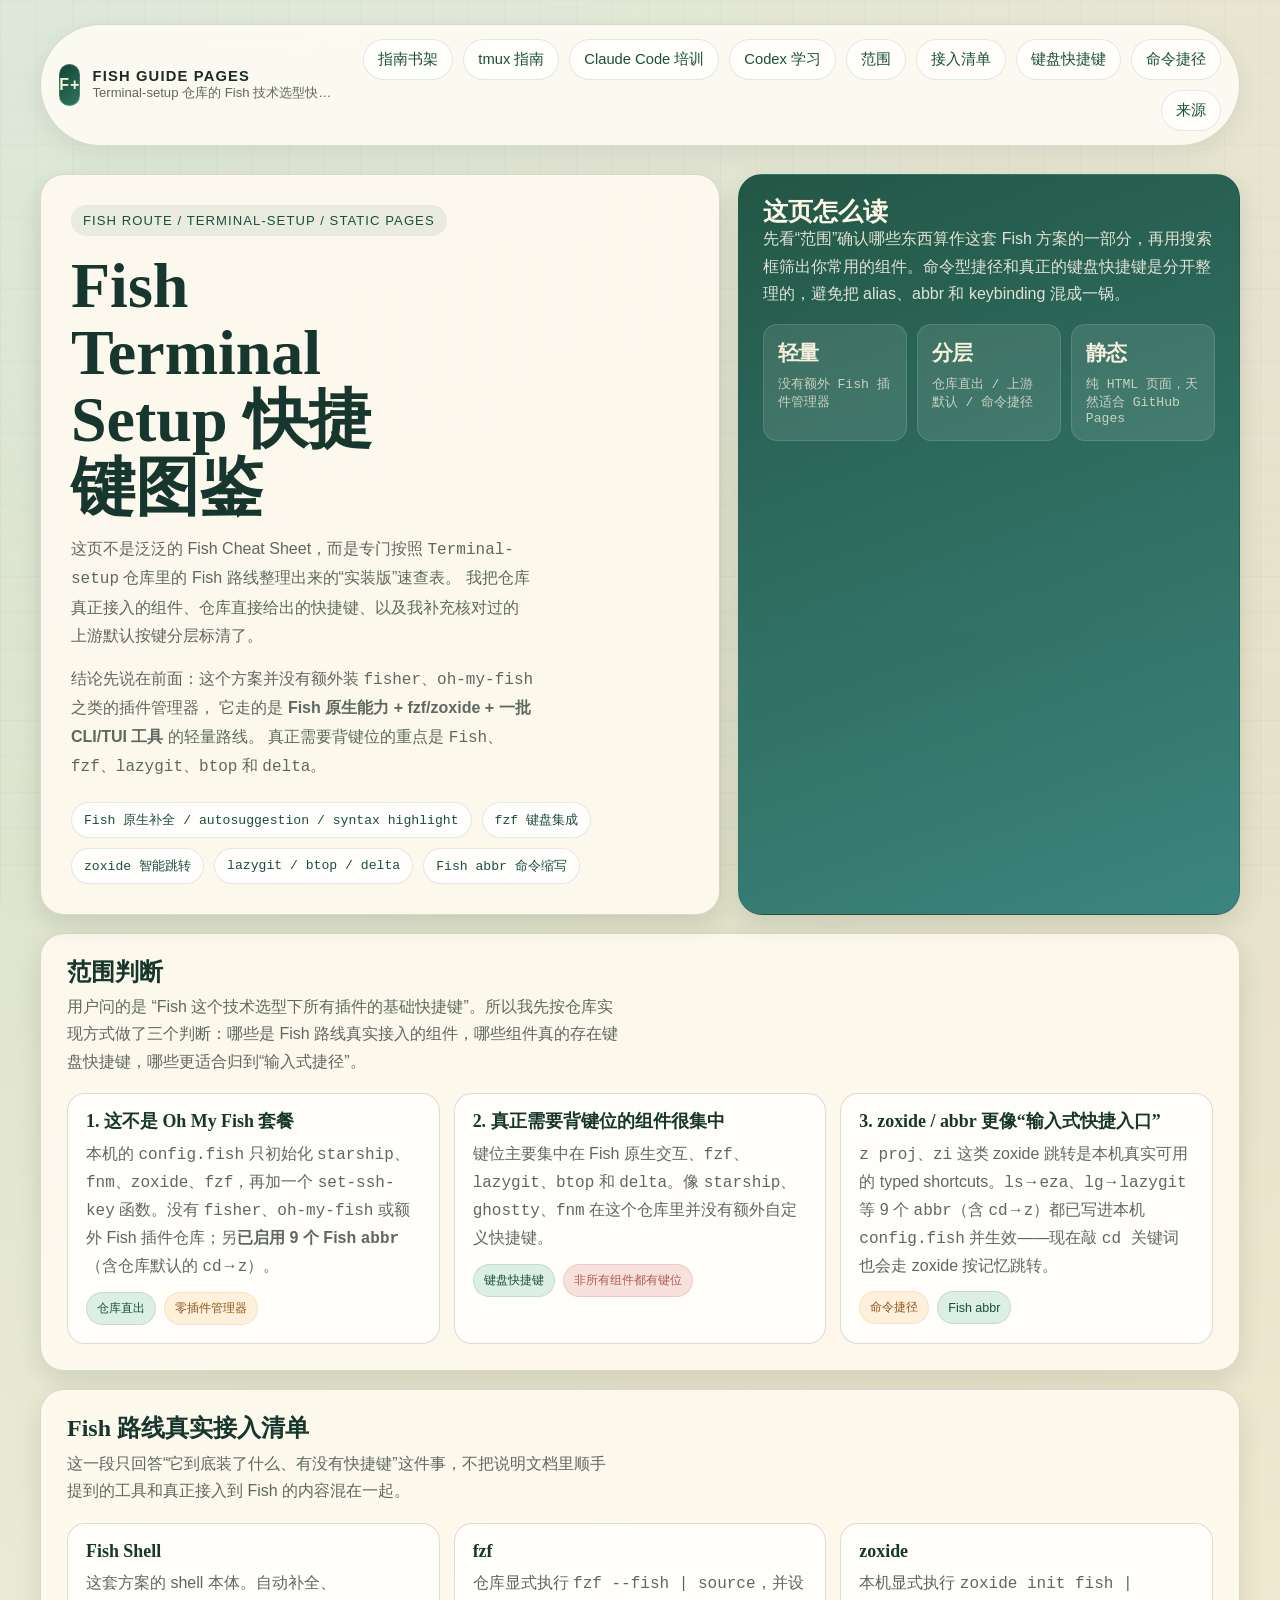
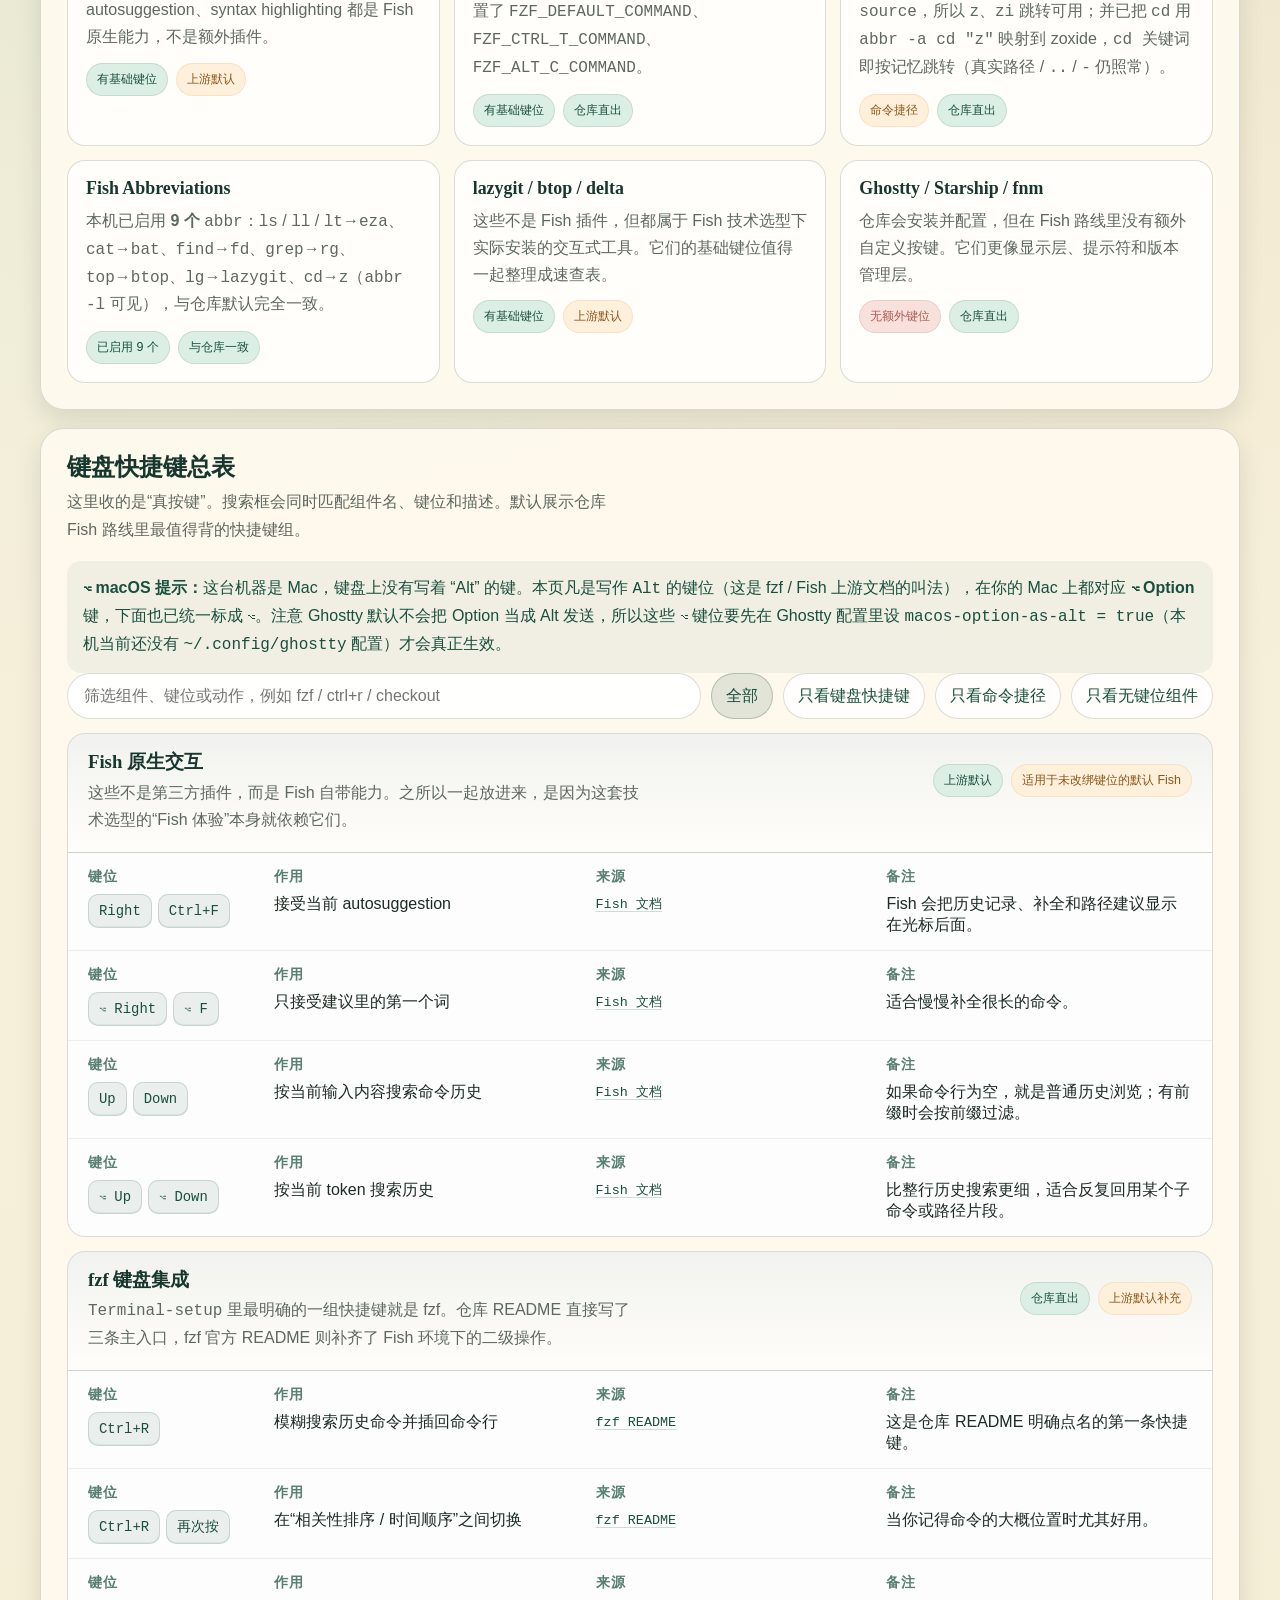
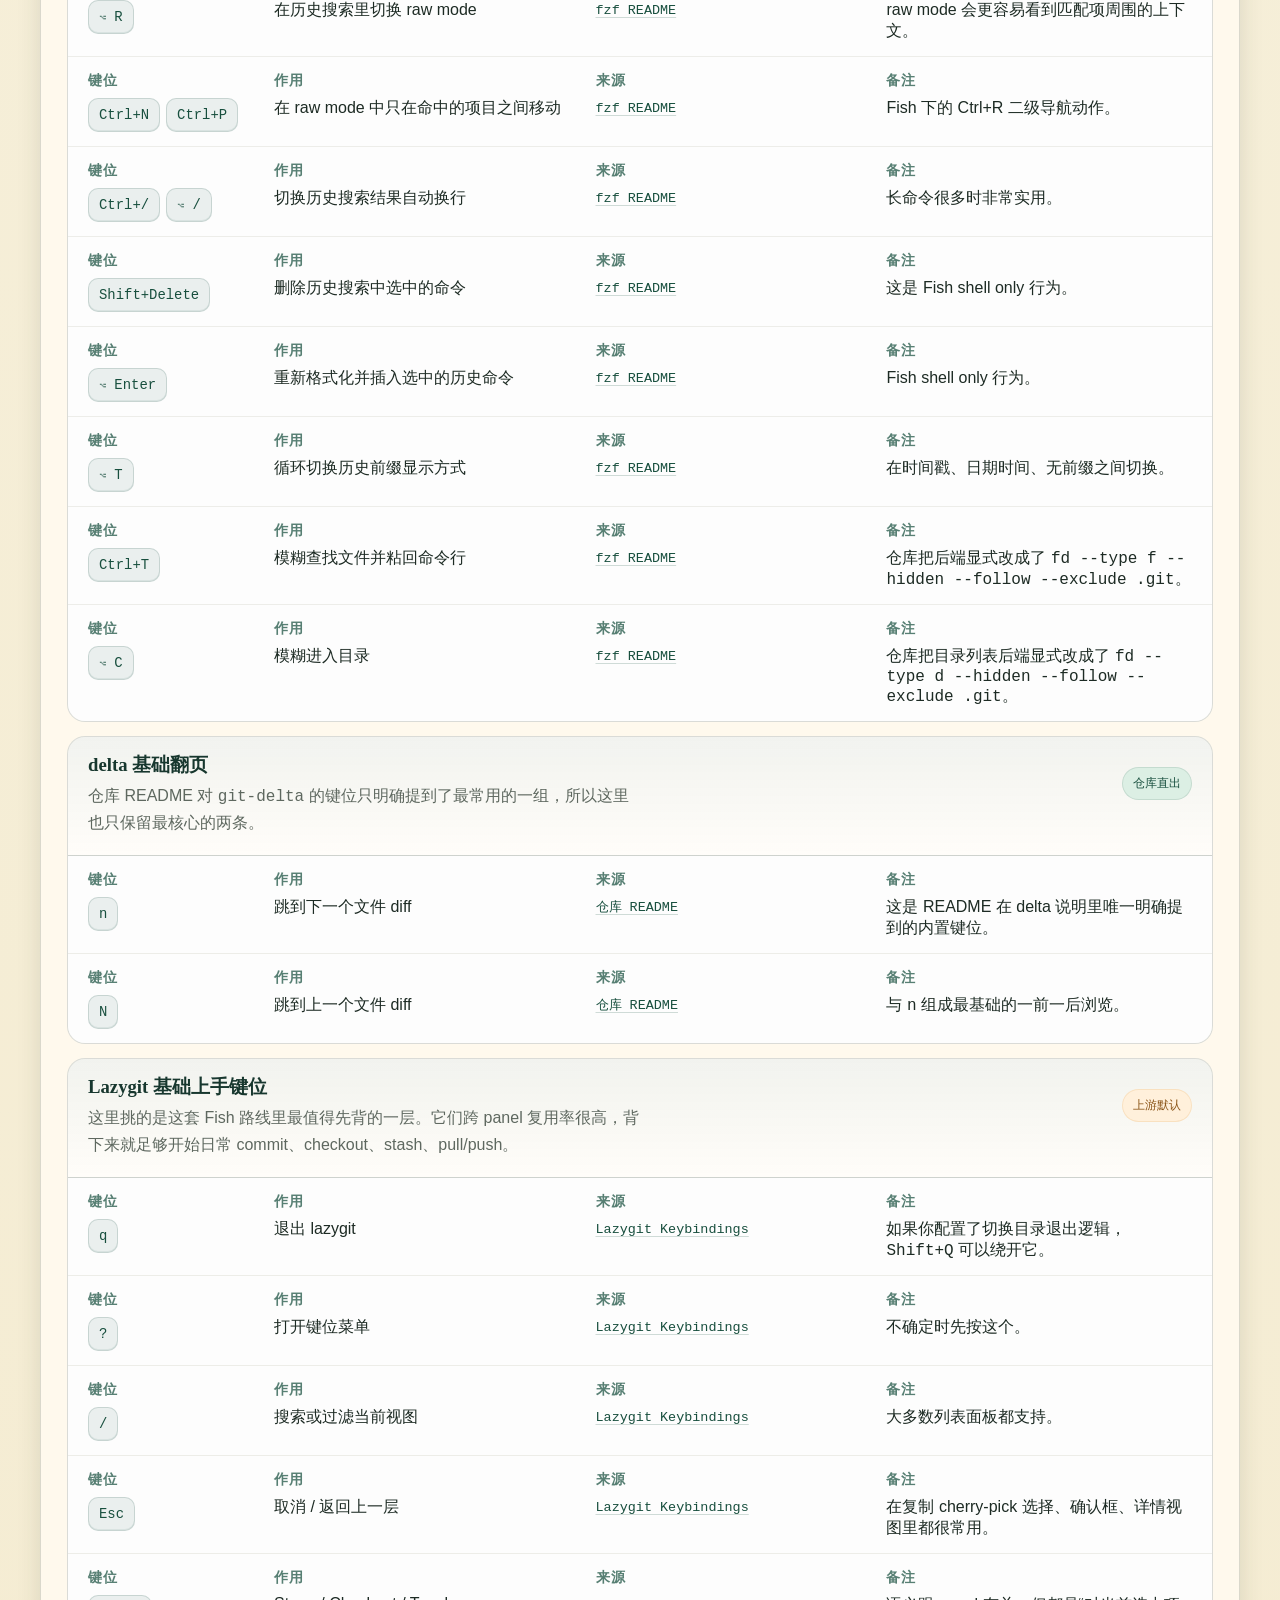
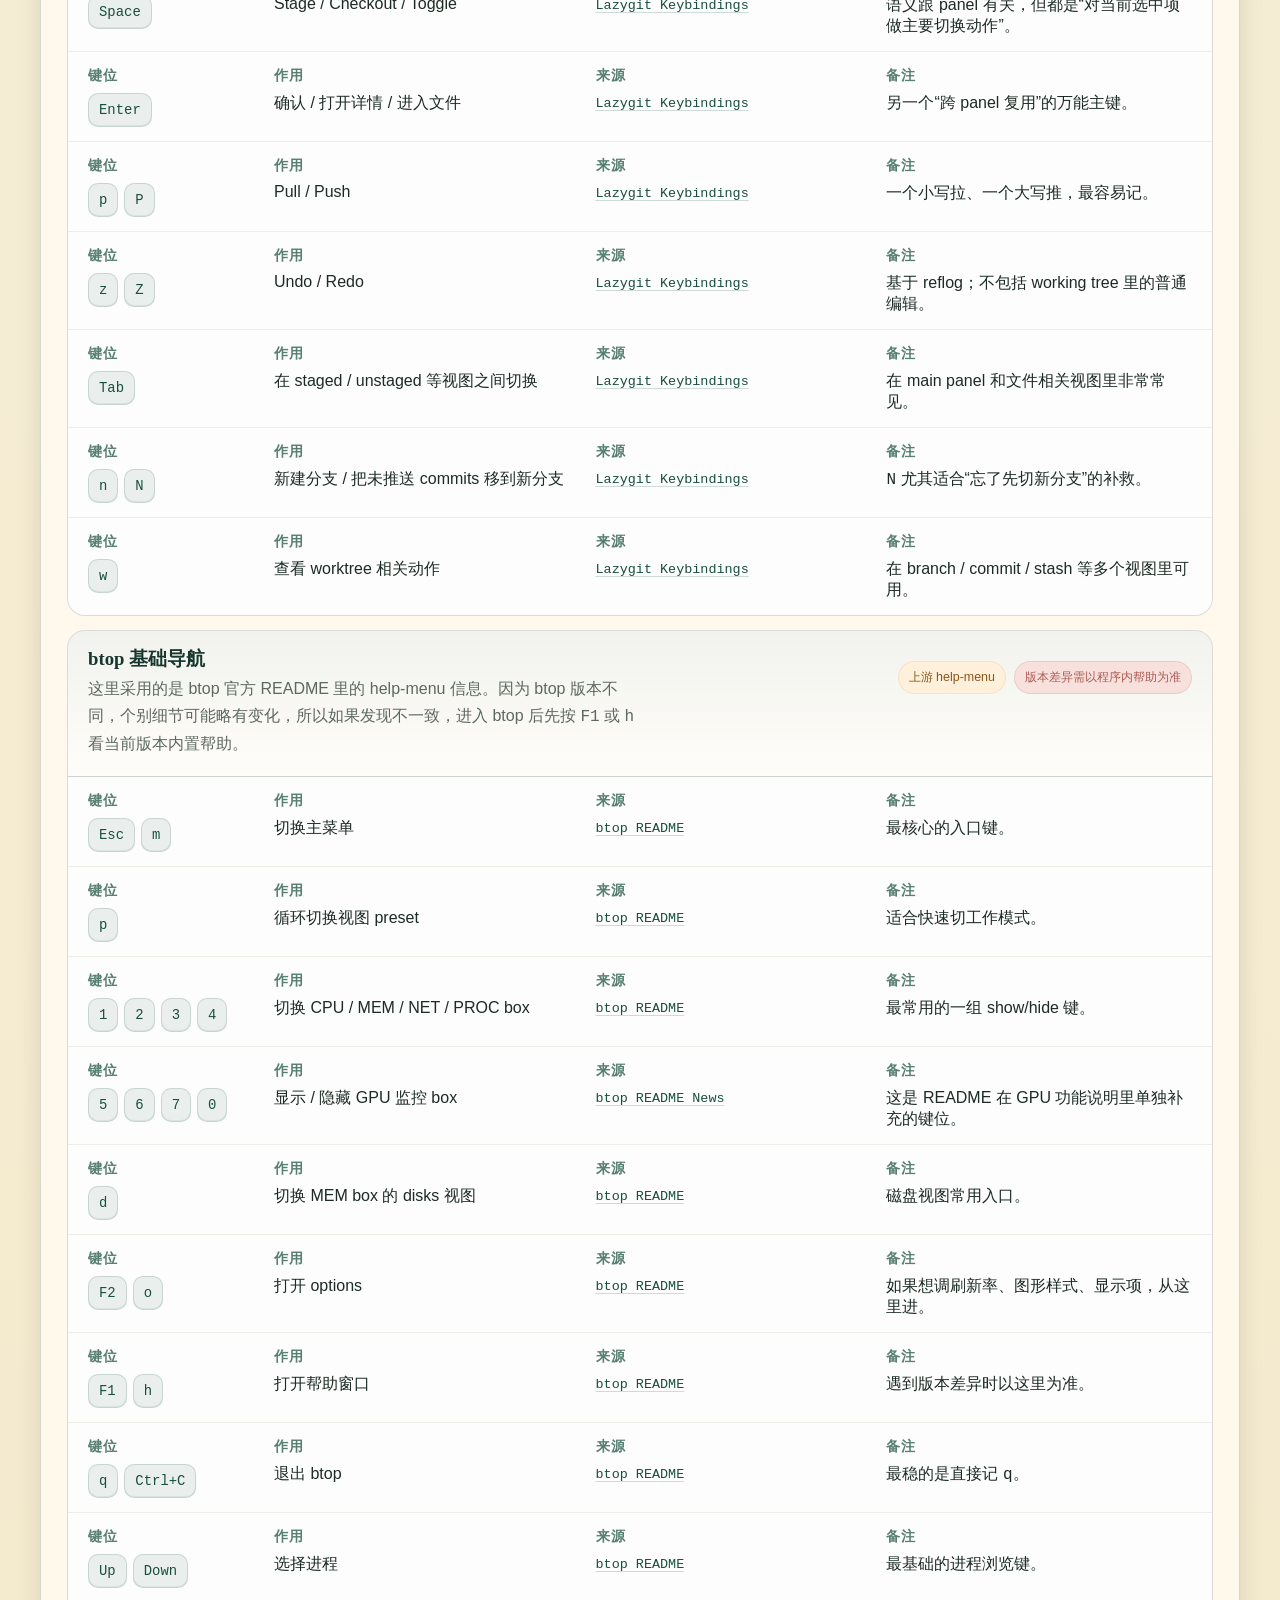
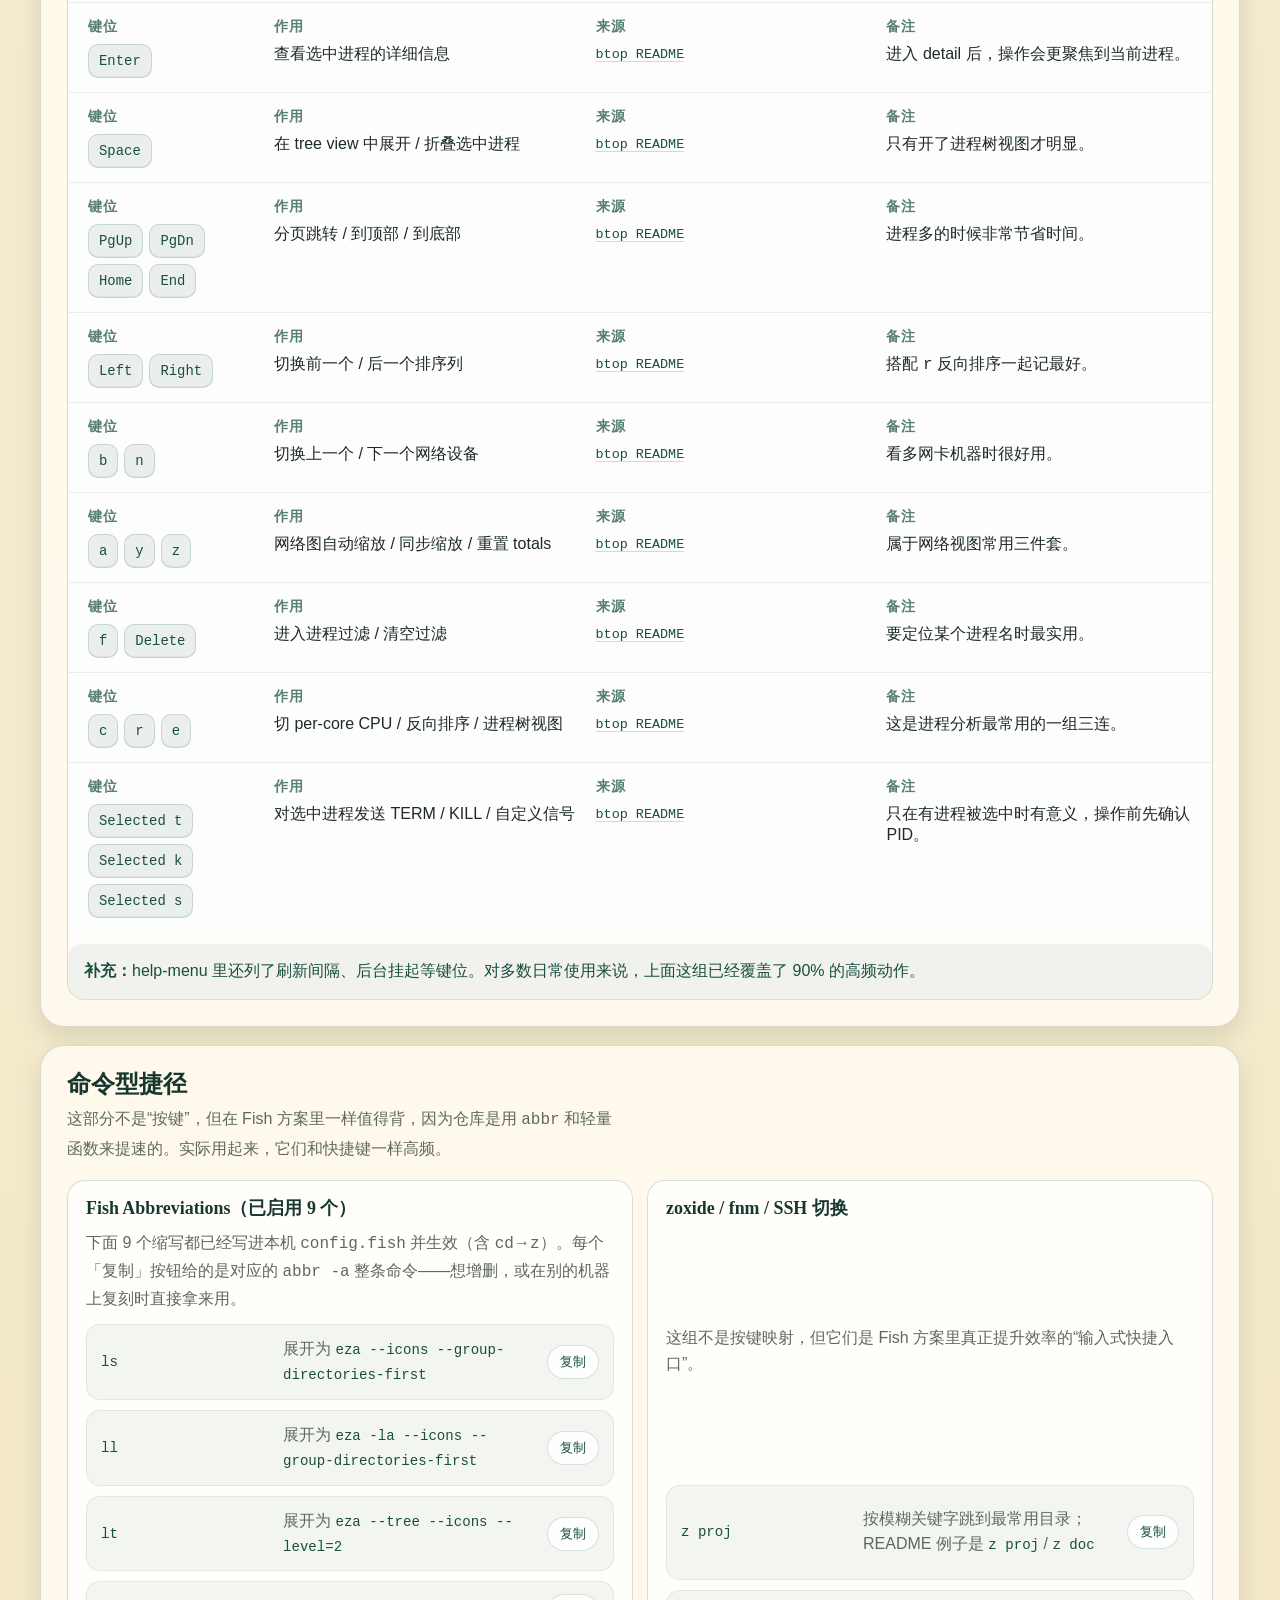
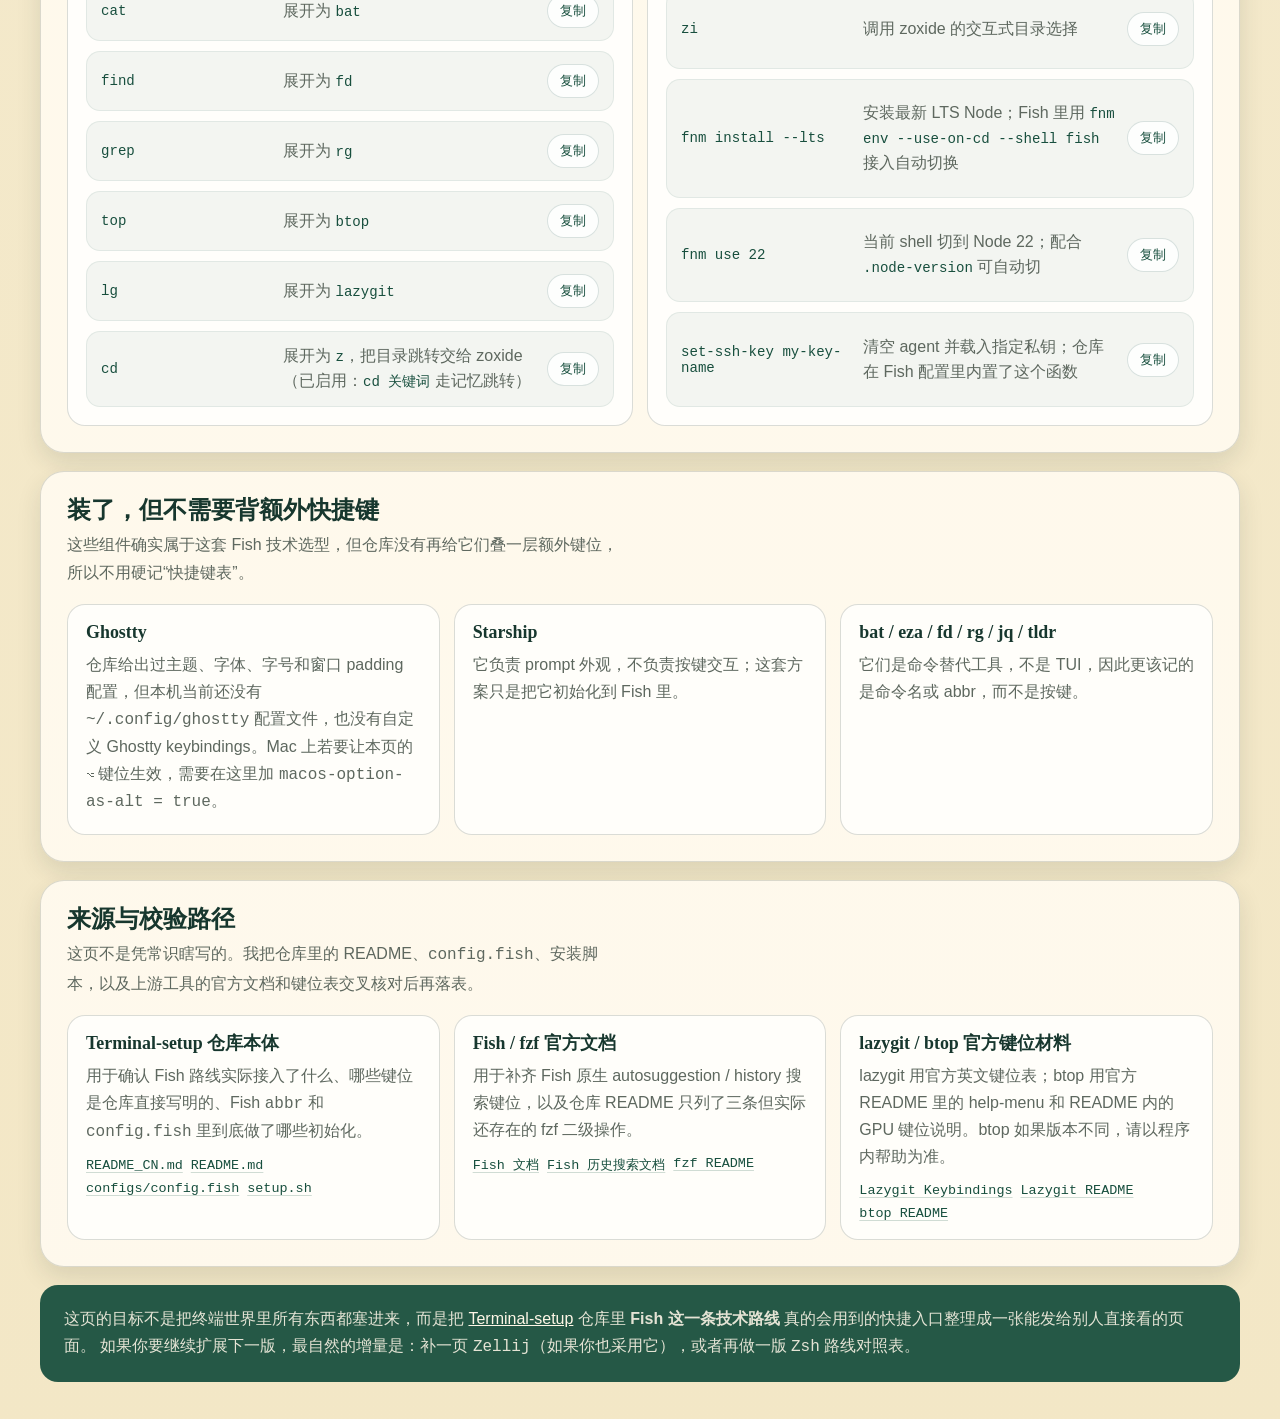
<file: fish-terminal-setup/index.html>
<!DOCTYPE html>
<html lang="zh-CN">
<head>
  <meta charset="UTF-8">
  <meta name="viewport" content="width=device-width, initial-scale=1.0">
  <title>Fish Terminal Setup 快捷键图鉴</title>
  <meta name="description" content="基于 Terminal-setup 仓库整理的 Fish 技术选型快捷键与命令捷径，覆盖 Fish 原生能力、fzf、zoxide、lazygit、btop、delta 与 Fish abbr。">
  <meta name="theme-color" content="#184f3e">
  <style>
    :root {
      --bg: #f6f0dc;
      --bg-soft: #fff9eb;
      --ink: #1d2b24;
      --muted: #5e685f;
      --line: rgba(29, 43, 36, 0.16);
      --line-strong: rgba(29, 43, 36, 0.48);
      --green: #184f3e;
      --green-soft: #dcefe4;
      --mint: #8cc6a6;
      --amber: #d98d36;
      --amber-soft: #fff0db;
      --teal: #2d7d78;
      --rose: #ad5a53;
      --rose-soft: #f8e1dd;
      --card: rgba(255, 250, 239, 0.92);
      --shadow: 0 10px 24px rgba(33, 46, 39, 0.12);
      --radius-xl: 24px;
      --radius-lg: 18px;
      --radius-md: 14px;
      --radius-sm: 10px;
      --mono: "SF Mono", "Monaco", "Menlo", "Cascadia Code", monospace;
      --serif: "Iowan Old Style", "Palatino Linotype", "Book Antiqua", "Georgia", serif;
      --sans: "Avenir Next", "Segoe UI", "Trebuchet MS", sans-serif;
    }

    * {
      box-sizing: border-box;
    }

    html {
      scroll-behavior: smooth;
    }

    body {
      margin: 0;
      color: var(--ink);
      font-family: var(--sans);
      background:
        radial-gradient(circle at top left, rgba(140, 198, 166, 0.32), transparent 24%),
        radial-gradient(circle at top right, rgba(217, 141, 54, 0.22), transparent 24%),
        linear-gradient(180deg, #f4f7ef 0%, #f6f0dc 18%, #f3e7c6 100%);
      min-height: 100vh;
    }

    body::before {
      content: "";
      position: fixed;
      inset: 0;
      pointer-events: none;
      background:
        linear-gradient(rgba(255, 255, 255, 0.28), rgba(255, 255, 255, 0)),
        repeating-linear-gradient(
          90deg,
          rgba(24, 79, 62, 0.035) 0 1px,
          transparent 1px 36px
        ),
        repeating-linear-gradient(
          180deg,
          rgba(24, 79, 62, 0.03) 0 1px,
          transparent 1px 36px
        );
      z-index: 0;
    }

    a {
      color: inherit;
    }

    code,
    .keys,
    .badge,
    .copy-chip,
    .source-link,
    .stat-label {
      font-family: var(--mono);
    }

    .page {
      position: relative;
      z-index: 1;
      max-width: 1240px;
      margin: 0 auto;
      padding: 24px 20px 72px;
    }

    .topbar {
      position: sticky;
      top: 16px;
      display: flex;
      justify-content: space-between;
      align-items: center;
      gap: 16px;
      padding: 14px 18px;
      border: 1px solid var(--line);
      border-radius: 999px;
      background: rgba(255, 252, 244, 0.88);
      backdrop-filter: blur(14px);
      box-shadow: 0 8px 24px rgba(33, 46, 39, 0.08);
      z-index: 20;
    }

    .brand {
      min-width: 0;
      display: flex;
      align-items: center;
      gap: 12px;
    }

    .brand-mark {
      width: 42px;
      height: 42px;
      display: grid;
      place-items: center;
      border-radius: 12px;
      background: linear-gradient(135deg, #0f4334, #2f7860);
      color: #f8f0d8;
      box-shadow: inset 0 0 0 1px rgba(255, 255, 255, 0.16);
      font-weight: 700;
      letter-spacing: 0.06em;
    }

    .brand-copy strong,
    .brand-copy span {
      display: block;
    }

    .brand-copy strong {
      font-size: 0.92rem;
      letter-spacing: 0.08em;
      text-transform: uppercase;
    }

    .brand-copy span {
      font-size: 0.82rem;
      color: var(--muted);
      white-space: nowrap;
      overflow: hidden;
      text-overflow: ellipsis;
      max-width: 34ch;
    }

    .nav {
      display: flex;
      flex-wrap: wrap;
      gap: 10px;
      justify-content: flex-end;
    }

    .nav a {
      text-decoration: none;
      padding: 10px 14px;
      border-radius: 999px;
      border: 1px solid rgba(24, 79, 62, 0.12);
      background: rgba(255, 255, 255, 0.72);
      color: var(--green);
      font-size: 0.92rem;
      transition: 180ms ease;
    }

    .nav a:hover {
      background: rgba(140, 198, 166, 0.22);
      border-color: rgba(24, 79, 62, 0.28);
      transform: translateY(-1px);
    }

    .hero {
      display: grid;
      grid-template-columns: minmax(0, 1.15fr) minmax(300px, 0.85fr);
      gap: 18px;
      margin-top: 28px;
    }

    .panel {
      background: var(--card);
      border: 1px solid var(--line);
      border-radius: var(--radius-xl);
      box-shadow: var(--shadow);
    }

    .hero-copy {
      padding: 30px;
    }

    .eyebrow {
      display: inline-flex;
      align-items: center;
      gap: 8px;
      padding: 8px 12px;
      border-radius: 999px;
      background: rgba(24, 79, 62, 0.08);
      color: var(--green);
      font-size: 0.82rem;
      letter-spacing: 0.08em;
      text-transform: uppercase;
    }

    h1,
    h2,
    h3 {
      margin: 0;
      font-family: var(--serif);
      line-height: 1.05;
      color: #17372e;
    }

    h1 {
      margin-top: 16px;
      font-size: clamp(2.7rem, 5vw, 4.8rem);
      max-width: 11ch;
    }

    .hero-copy p {
      margin: 14px 0 0;
      color: var(--muted);
      font-size: 1rem;
      line-height: 1.78;
      max-width: 52ch;
    }

    .pill-row {
      display: flex;
      flex-wrap: wrap;
      gap: 10px;
      margin-top: 20px;
    }

    .badge {
      display: inline-flex;
      align-items: center;
      gap: 6px;
      padding: 8px 12px;
      border-radius: 999px;
      font-size: 0.82rem;
      background: rgba(255, 255, 255, 0.82);
      border: 1px solid rgba(24, 79, 62, 0.12);
      color: var(--green);
    }

    .hero-side {
      padding: 24px;
      display: grid;
      align-content: start;
      gap: 16px;
      background:
        linear-gradient(160deg, rgba(24, 79, 62, 0.95), rgba(45, 125, 120, 0.92)),
        linear-gradient(180deg, rgba(255, 255, 255, 0.08), transparent);
      color: #f6f0dc;
    }

    .hero-side h2 {
      color: #fff7e7;
      font-size: 1.55rem;
    }

    .hero-side p {
      margin: 0;
      line-height: 1.72;
      color: rgba(250, 245, 232, 0.88);
    }

    .stats {
      display: grid;
      grid-template-columns: repeat(3, minmax(0, 1fr));
      gap: 10px;
    }

    .stat {
      padding: 14px;
      border-radius: var(--radius-md);
      background: rgba(255, 255, 255, 0.1);
      border: 1px solid rgba(255, 255, 255, 0.12);
    }

    .stat strong,
    .stat span {
      display: block;
    }

    .stat strong {
      font-size: 1.3rem;
      letter-spacing: -0.04em;
    }

    .stat span {
      margin-top: 8px;
      font-size: 0.82rem;
      color: rgba(248, 241, 224, 0.74);
    }

    .section {
      margin-top: 18px;
      padding: 26px;
    }

    .section-head {
      display: flex;
      justify-content: space-between;
      gap: 16px;
      align-items: end;
      margin-bottom: 18px;
    }

    .section-head p {
      margin: 8px 0 0;
      color: var(--muted);
      line-height: 1.72;
      max-width: 62ch;
    }

    .summary-grid,
    .inventory-grid,
    .source-grid,
    .none-grid {
      display: grid;
      grid-template-columns: repeat(3, minmax(0, 1fr));
      gap: 14px;
    }

    .summary-card,
    .inventory-card,
    .source-card,
    .none-card {
      padding: 18px;
      border-radius: var(--radius-lg);
      border: 1px solid var(--line);
      background: rgba(255, 255, 255, 0.7);
    }

    .summary-card h3,
    .inventory-card h3,
    .source-card h3,
    .none-card h3 {
      font-size: 1.12rem;
    }

    .summary-card p,
    .inventory-card p,
    .source-card p,
    .none-card p {
      margin: 10px 0 0;
      color: var(--muted);
      line-height: 1.68;
    }

    .chipset {
      display: flex;
      flex-wrap: wrap;
      gap: 8px;
      margin-top: 12px;
    }

    .chip {
      display: inline-flex;
      align-items: center;
      gap: 6px;
      padding: 7px 10px;
      border-radius: 999px;
      font-size: 0.78rem;
      border: 1px solid transparent;
    }

    .chip-green {
      background: var(--green-soft);
      color: var(--green);
      border-color: rgba(24, 79, 62, 0.12);
    }

    .chip-amber {
      background: var(--amber-soft);
      color: #8c5619;
      border-color: rgba(217, 141, 54, 0.16);
    }

    .chip-rose {
      background: var(--rose-soft);
      color: var(--rose);
      border-color: rgba(173, 90, 83, 0.16);
    }

    .toolbar {
      display: flex;
      flex-wrap: wrap;
      gap: 10px;
      margin-bottom: 14px;
    }

    .toolbar input {
      flex: 1 1 260px;
      min-height: 46px;
      border-radius: 999px;
      border: 1px solid var(--line);
      padding: 0 16px;
      background: rgba(255, 255, 255, 0.86);
      font: inherit;
      color: var(--ink);
    }

    .toolbar button {
      min-height: 46px;
      padding: 0 14px;
      border-radius: 999px;
      border: 1px solid var(--line);
      background: rgba(255, 255, 255, 0.76);
      color: var(--green);
      font: inherit;
      cursor: pointer;
      transition: 180ms ease;
    }

    .toolbar button.active,
    .toolbar button:hover {
      background: rgba(24, 79, 62, 0.12);
      border-color: rgba(24, 79, 62, 0.26);
    }

    .group-stack {
      display: grid;
      gap: 14px;
    }

    .group {
      border: 1px solid var(--line);
      border-radius: var(--radius-lg);
      overflow: hidden;
      background: rgba(255, 255, 255, 0.72);
    }

    .group-header {
      display: flex;
      justify-content: space-between;
      align-items: start;
      gap: 16px;
      padding: 18px 20px;
      border-bottom: 1px solid var(--line);
      background: linear-gradient(180deg, rgba(24, 79, 62, 0.06), rgba(255, 255, 255, 0));
    }

    .group-header p {
      margin: 8px 0 0;
      color: var(--muted);
      line-height: 1.68;
      max-width: 62ch;
    }

    .group-body {
      display: grid;
      gap: 1px;
      background: rgba(29, 43, 36, 0.08);
    }

    .shortcut-row {
      display: grid;
      grid-template-columns: minmax(120px, 170px) minmax(160px, 1fr) minmax(120px, 0.9fr) minmax(160px, 1fr);
      gap: 16px;
      align-items: start;
      padding: 14px 20px;
      background: rgba(255, 255, 255, 0.88);
    }

    .shortcut-row > div small {
      display: block;
      margin-top: 6px;
      color: var(--muted);
      line-height: 1.55;
    }

    .shortcut-row strong {
      display: block;
      font-size: 0.9rem;
      text-transform: uppercase;
      letter-spacing: 0.07em;
      color: rgba(24, 79, 62, 0.72);
      margin-bottom: 8px;
    }

    .keys {
      display: inline-flex;
      flex-wrap: wrap;
      gap: 6px;
      font-size: 0.87rem;
      color: var(--green);
    }

    .keycap {
      display: inline-flex;
      align-items: center;
      justify-content: center;
      min-height: 34px;
      padding: 0 10px;
      border-radius: 10px;
      border: 1px solid rgba(24, 79, 62, 0.16);
      background: rgba(24, 79, 62, 0.08);
      box-shadow: inset 0 -1px 0 rgba(24, 79, 62, 0.08);
    }

    .note-row {
      margin-top: 12px;
      padding: 14px 16px;
      border-radius: var(--radius-md);
      background: rgba(24, 79, 62, 0.06);
      color: var(--green);
      line-height: 1.68;
    }

    .command-grid {
      display: grid;
      grid-template-columns: repeat(2, minmax(0, 1fr));
      gap: 14px;
    }

    .command-card {
      padding: 18px;
      border-radius: var(--radius-lg);
      border: 1px solid var(--line);
      background: rgba(255, 255, 255, 0.76);
      display: grid;
      gap: 12px;
    }

    .command-card h3 {
      font-size: 1.12rem;
    }

    .command-card p {
      margin: 0;
      color: var(--muted);
      line-height: 1.68;
    }

    .command-list {
      display: grid;
      gap: 10px;
    }

    .command-item {
      display: grid;
      grid-template-columns: minmax(110px, 170px) 1fr auto;
      gap: 12px;
      align-items: center;
      padding: 12px 14px;
      border-radius: var(--radius-md);
      background: rgba(24, 79, 62, 0.05);
      border: 1px solid rgba(24, 79, 62, 0.08);
    }

    .command-item code {
      font-size: 0.88rem;
      color: var(--green);
      word-break: break-word;
    }

    .command-item span {
      color: var(--muted);
      line-height: 1.55;
    }

    .copy-chip {
      border: 1px solid rgba(24, 79, 62, 0.16);
      background: rgba(255, 255, 255, 0.88);
      color: var(--green);
      border-radius: 999px;
      min-height: 34px;
      padding: 0 12px;
      cursor: pointer;
    }

    .copy-chip:hover {
      background: rgba(24, 79, 62, 0.08);
    }

    .source-link {
      color: var(--green);
      text-decoration-color: rgba(24, 79, 62, 0.2);
      text-underline-offset: 3px;
      font-size: 0.84rem;
    }

    .footer {
      margin-top: 18px;
      padding: 20px 24px;
      border-radius: var(--radius-lg);
      background: rgba(24, 79, 62, 0.94);
      color: rgba(249, 243, 228, 0.9);
      line-height: 1.72;
    }

    .footer a {
      color: #fff7e7;
    }

    .catalog-item.hidden {
      display: none !important;
    }

    @media (max-width: 1100px) {
      .hero,
      .summary-grid,
      .inventory-grid,
      .source-grid,
      .none-grid,
      .command-grid {
        grid-template-columns: 1fr;
      }

      .stats {
        grid-template-columns: 1fr;
      }

      .shortcut-row {
        grid-template-columns: 1fr 1fr;
      }
    }

    @media (max-width: 760px) {
      .page {
        padding-inline: 14px;
      }

      .topbar,
      .section,
      .hero-copy,
      .hero-side {
        border-radius: 20px;
      }

      .topbar,
      .section-head,
      .group-header,
      .command-item {
        display: block;
      }

      .nav {
        margin-top: 12px;
      }

      .shortcut-row,
      .command-item {
        grid-template-columns: 1fr;
      }

      .group-header,
      .shortcut-row,
      .hero-copy,
      .hero-side,
      .section {
        padding: 18px;
      }

      h1 {
        max-width: none;
      }
    }
  </style>
</head>
<body>
  <div class="page">
    <header class="topbar">
      <div class="brand">
        <div class="brand-mark">F+</div>
        <div class="brand-copy">
          <strong>Fish Guide Pages</strong>
          <span>Terminal-setup 仓库的 Fish 技术选型快捷键总表</span>
        </div>
      </div>
      <nav class="nav">
        <a href="../">指南书架</a>
        <a href="../tmux-ghostty-guide/">tmux 指南</a>
        <a href="../claude-code-training/">Claude Code 培训</a>
        <a href="../codex-terminal-skills/">Codex 学习</a>
        <a href="#scope">范围</a>
        <a href="#inventory">接入清单</a>
        <a href="#keyboard">键盘快捷键</a>
        <a href="#commands">命令捷径</a>
        <a href="#sources">来源</a>
      </nav>
    </header>

    <section class="hero">
      <article class="panel hero-copy">
        <div class="eyebrow">Fish Route / Terminal-setup / Static Pages</div>
        <h1>Fish Terminal Setup 快捷键图鉴</h1>
        <p>
          这页不是泛泛的 Fish Cheat Sheet，而是专门按照
          <code>Terminal-setup</code> 仓库里的 Fish 路线整理出来的“实装版”速查表。
          我把仓库真正接入的组件、仓库直接给出的快捷键、以及我补充核对过的上游默认按键分层标清了。
        </p>
        <p>
          结论先说在前面：这个方案并没有额外装 <code>fisher</code>、<code>oh-my-fish</code> 之类的插件管理器，
          它走的是 <strong>Fish 原生能力 + fzf/zoxide + 一批 CLI/TUI 工具</strong> 的轻量路线。
          真正需要背键位的重点是 <code>Fish</code>、<code>fzf</code>、<code>lazygit</code>、<code>btop</code> 和 <code>delta</code>。
        </p>
        <div class="pill-row">
          <span class="badge">Fish 原生补全 / autosuggestion / syntax highlight</span>
          <span class="badge">fzf 键盘集成</span>
          <span class="badge">zoxide 智能跳转</span>
          <span class="badge">lazygit / btop / delta</span>
          <span class="badge">Fish abbr 命令缩写</span>
        </div>
      </article>

      <aside class="panel hero-side">
        <div>
          <h2>这页怎么读</h2>
          <p>先看“范围”确认哪些东西算作这套 Fish 方案的一部分，再用搜索框筛出你常用的组件。命令型捷径和真正的键盘快捷键是分开整理的，避免把 alias、abbr 和 keybinding 混成一锅。</p>
        </div>
        <div class="stats">
          <div class="stat">
            <strong>轻量</strong>
            <span class="stat-label">没有额外 Fish 插件管理器</span>
          </div>
          <div class="stat">
            <strong>分层</strong>
            <span class="stat-label">仓库直出 / 上游默认 / 命令捷径</span>
          </div>
          <div class="stat">
            <strong>静态</strong>
            <span class="stat-label">纯 HTML 页面，天然适合 GitHub Pages</span>
          </div>
        </div>
      </aside>
    </section>

    <section id="scope" class="panel section">
      <div class="section-head">
        <div>
          <h2>范围判断</h2>
          <p>用户问的是 “Fish 这个技术选型下所有插件的基础快捷键”。所以我先按仓库实现方式做了三个判断：哪些是 Fish 路线真实接入的组件，哪些组件真的存在键盘快捷键，哪些更适合归到“输入式捷径”。</p>
        </div>
      </div>

      <div class="summary-grid">
        <article class="summary-card catalog-item" data-kind="scope">
          <h3>1. 这不是 Oh My Fish 套餐</h3>
          <p>本机的 <code>config.fish</code> 只初始化 <code>starship</code>、<code>fnm</code>、<code>zoxide</code>、<code>fzf</code>，再加一个 <code>set-ssh-key</code> 函数。没有 <code>fisher</code>、<code>oh-my-fish</code> 或额外 Fish 插件仓库；另<strong>已启用 9 个 Fish <code>abbr</code></strong>（含仓库默认的 <code>cd</code>→<code>z</code>）。</p>
          <div class="chipset">
            <span class="chip chip-green">仓库直出</span>
            <span class="chip chip-amber">零插件管理器</span>
          </div>
        </article>

        <article class="summary-card catalog-item" data-kind="scope">
          <h3>2. 真正需要背键位的组件很集中</h3>
          <p>键位主要集中在 Fish 原生交互、<code>fzf</code>、<code>lazygit</code>、<code>btop</code> 和 <code>delta</code>。像 <code>starship</code>、<code>ghostty</code>、<code>fnm</code> 在这个仓库里并没有额外自定义快捷键。</p>
          <div class="chipset">
            <span class="chip chip-green">键盘快捷键</span>
            <span class="chip chip-rose">非所有组件都有键位</span>
          </div>
        </article>

        <article class="summary-card catalog-item" data-kind="scope">
          <h3>3. zoxide / abbr 更像“输入式快捷入口”</h3>
          <p><code>z proj</code>、<code>zi</code> 这类 zoxide 跳转是本机真实可用的 typed shortcuts。<code>ls</code>→<code>eza</code>、<code>lg</code>→<code>lazygit</code> 等 9 个 <code>abbr</code>（含 <code>cd</code>→<code>z</code>）都已写进本机 <code>config.fish</code> 并生效——现在敲 <code>cd 关键词</code> 也会走 zoxide 按记忆跳转。</p>
          <div class="chipset">
            <span class="chip chip-amber">命令捷径</span>
            <span class="chip chip-green">Fish abbr</span>
          </div>
        </article>
      </div>
    </section>

    <section id="inventory" class="panel section">
      <div class="section-head">
        <div>
          <h2>Fish 路线真实接入清单</h2>
          <p>这一段只回答“它到底装了什么、有没有快捷键”这件事，不把说明文档里顺手提到的工具和真正接入到 Fish 的内容混在一起。</p>
        </div>
      </div>

      <div class="inventory-grid">
        <article class="inventory-card catalog-item" data-kind="inventory">
          <h3>Fish Shell</h3>
          <p>这套方案的 shell 本体。自动补全、autosuggestion、syntax highlighting 都是 Fish 原生能力，不是额外插件。</p>
          <div class="chipset">
            <span class="chip chip-green">有基础键位</span>
            <span class="chip chip-amber">上游默认</span>
          </div>
        </article>

        <article class="inventory-card catalog-item" data-kind="inventory">
          <h3>fzf</h3>
          <p>仓库显式执行 <code>fzf --fish | source</code>，并设置了 <code>FZF_DEFAULT_COMMAND</code>、<code>FZF_CTRL_T_COMMAND</code>、<code>FZF_ALT_C_COMMAND</code>。</p>
          <div class="chipset">
            <span class="chip chip-green">有基础键位</span>
            <span class="chip chip-green">仓库直出</span>
          </div>
        </article>

        <article class="inventory-card catalog-item" data-kind="inventory">
          <h3>zoxide</h3>
          <p>本机显式执行 <code>zoxide init fish | source</code>，所以 <code>z</code>、<code>zi</code> 跳转可用；并已把 <code>cd</code> 用 <code>abbr -a cd "z"</code> 映射到 zoxide，<code>cd 关键词</code> 即按记忆跳转（真实路径 / <code>..</code> / <code>-</code> 仍照常）。</p>
          <div class="chipset">
            <span class="chip chip-amber">命令捷径</span>
            <span class="chip chip-green">仓库直出</span>
          </div>
        </article>

        <article class="inventory-card catalog-item" data-kind="inventory">
          <h3>Fish Abbreviations</h3>
          <p>本机已启用 <strong>9 个</strong> <code>abbr</code>：<code>ls</code> / <code>ll</code> / <code>lt</code>→<code>eza</code>、<code>cat</code>→<code>bat</code>、<code>find</code>→<code>fd</code>、<code>grep</code>→<code>rg</code>、<code>top</code>→<code>btop</code>、<code>lg</code>→<code>lazygit</code>、<code>cd</code>→<code>z</code>（<code>abbr -l</code> 可见），与仓库默认完全一致。</p>
          <div class="chipset">
            <span class="chip chip-green">已启用 9 个</span>
            <span class="chip chip-green">与仓库一致</span>
          </div>
        </article>

        <article class="inventory-card catalog-item" data-kind="inventory">
          <h3>lazygit / btop / delta</h3>
          <p>这些不是 Fish 插件，但都属于 Fish 技术选型下实际安装的交互式工具。它们的基础键位值得一起整理成速查表。</p>
          <div class="chipset">
            <span class="chip chip-green">有基础键位</span>
            <span class="chip chip-amber">上游默认</span>
          </div>
        </article>

        <article class="inventory-card catalog-item" data-kind="inventory">
          <h3>Ghostty / Starship / fnm</h3>
          <p>仓库会安装并配置，但在 Fish 路线里没有额外自定义按键。它们更像显示层、提示符和版本管理层。</p>
          <div class="chipset">
            <span class="chip chip-rose">无额外键位</span>
            <span class="chip chip-green">仓库直出</span>
          </div>
        </article>
      </div>
    </section>

    <section id="keyboard" class="panel section">
      <div class="section-head">
        <div>
          <h2>键盘快捷键总表</h2>
          <p>这里收的是“真按键”。搜索框会同时匹配组件名、键位和描述。默认展示仓库 Fish 路线里最值得背的快捷键组。</p>
        </div>
      </div>

      <div class="note-row">
        <strong>⌥ macOS 提示：</strong>这台机器是 Mac，键盘上没有写着 “Alt” 的键。本页凡是写作 <code>Alt</code> 的键位（这是 fzf / Fish 上游文档的叫法），在你的 Mac 上都对应 <strong>⌥ Option</strong> 键，下面也已统一标成 <code>⌥</code>。注意 Ghostty 默认不会把 Option 当成 Alt 发送，所以这些 <code>⌥</code> 键位要先在 Ghostty 配置里设 <code>macos-option-as-alt = true</code>（本机当前还没有 <code>~/.config/ghostty</code> 配置）才会真正生效。
      </div>

      <div class="toolbar">
        <input id="searchInput" type="search" placeholder="筛选组件、键位或动作，例如 fzf / ctrl+r / checkout">
        <button class="filter-btn active" data-filter="all">全部</button>
        <button class="filter-btn" data-filter="keyboard">只看键盘快捷键</button>
        <button class="filter-btn" data-filter="command">只看命令捷径</button>
        <button class="filter-btn" data-filter="none">只看无键位组件</button>
      </div>

      <div class="group-stack">
        <section class="group catalog-item" data-kind="keyboard">
          <div class="group-header">
            <div>
              <h3>Fish 原生交互</h3>
              <p>这些不是第三方插件，而是 Fish 自带能力。之所以一起放进来，是因为这套技术选型的“Fish 体验”本身就依赖它们。</p>
            </div>
            <div class="chipset">
              <span class="chip chip-green">上游默认</span>
              <span class="chip chip-amber">适用于未改绑键位的默认 Fish</span>
            </div>
          </div>
          <div class="group-body">
            <article class="shortcut-row">
              <div>
                <strong>键位</strong>
                <div class="keys">
                  <span class="keycap">Right</span>
                  <span class="keycap">Ctrl+F</span>
                </div>
              </div>
              <div>
                <strong>作用</strong>
                接受当前 autosuggestion
              </div>
              <div>
                <strong>来源</strong>
                <a class="source-link" href="https://fishshell.com/docs/3.0/" target="_blank" rel="noreferrer">Fish 文档</a>
              </div>
              <div>
                <strong>备注</strong>
                Fish 会把历史记录、补全和路径建议显示在光标后面。
              </div>
            </article>

            <article class="shortcut-row">
              <div>
                <strong>键位</strong>
                <div class="keys">
                  <span class="keycap">⌥ Right</span>
                  <span class="keycap">⌥ F</span>
                </div>
              </div>
              <div>
                <strong>作用</strong>
                只接受建议里的第一个词
              </div>
              <div>
                <strong>来源</strong>
                <a class="source-link" href="https://fishshell.com/docs/3.0/" target="_blank" rel="noreferrer">Fish 文档</a>
              </div>
              <div>
                <strong>备注</strong>
                适合慢慢补全很长的命令。
              </div>
            </article>

            <article class="shortcut-row">
              <div>
                <strong>键位</strong>
                <div class="keys">
                  <span class="keycap">Up</span>
                  <span class="keycap">Down</span>
                </div>
              </div>
              <div>
                <strong>作用</strong>
                按当前输入内容搜索命令历史
              </div>
              <div>
                <strong>来源</strong>
                <a class="source-link" href="https://fishshell.com/docs/2.2/index.html" target="_blank" rel="noreferrer">Fish 文档</a>
              </div>
              <div>
                <strong>备注</strong>
                如果命令行为空，就是普通历史浏览；有前缀时会按前缀过滤。
              </div>
            </article>

            <article class="shortcut-row">
              <div>
                <strong>键位</strong>
                <div class="keys">
                  <span class="keycap">⌥ Up</span>
                  <span class="keycap">⌥ Down</span>
                </div>
              </div>
              <div>
                <strong>作用</strong>
                按当前 token 搜索历史
              </div>
              <div>
                <strong>来源</strong>
                <a class="source-link" href="https://fishshell.com/docs/2.2/index.html" target="_blank" rel="noreferrer">Fish 文档</a>
              </div>
              <div>
                <strong>备注</strong>
                比整行历史搜索更细，适合反复回用某个子命令或路径片段。
              </div>
            </article>
          </div>
        </section>

        <section class="group catalog-item" data-kind="keyboard">
          <div class="group-header">
            <div>
              <h3>fzf 键盘集成</h3>
              <p><code>Terminal-setup</code> 里最明确的一组快捷键就是 fzf。仓库 README 直接写了三条主入口，fzf 官方 README 则补齐了 Fish 环境下的二级操作。</p>
            </div>
            <div class="chipset">
              <span class="chip chip-green">仓库直出</span>
              <span class="chip chip-amber">上游默认补充</span>
            </div>
          </div>
          <div class="group-body">
            <article class="shortcut-row">
              <div><strong>键位</strong><div class="keys"><span class="keycap">Ctrl+R</span></div></div>
              <div><strong>作用</strong>模糊搜索历史命令并插回命令行</div>
              <div><strong>来源</strong><a class="source-link" href="https://github.com/junegunn/fzf/blob/master/README.md" target="_blank" rel="noreferrer">fzf README</a></div>
              <div><strong>备注</strong>这是仓库 README 明确点名的第一条快捷键。</div>
            </article>

            <article class="shortcut-row">
              <div><strong>键位</strong><div class="keys"><span class="keycap">Ctrl+R</span><span class="keycap">再次按</span></div></div>
              <div><strong>作用</strong>在“相关性排序 / 时间顺序”之间切换</div>
              <div><strong>来源</strong><a class="source-link" href="https://github.com/junegunn/fzf/blob/master/README.md" target="_blank" rel="noreferrer">fzf README</a></div>
              <div><strong>备注</strong>当你记得命令的大概位置时尤其好用。</div>
            </article>

            <article class="shortcut-row">
              <div><strong>键位</strong><div class="keys"><span class="keycap">⌥ R</span></div></div>
              <div><strong>作用</strong>在历史搜索里切换 raw mode</div>
              <div><strong>来源</strong><a class="source-link" href="https://github.com/junegunn/fzf/blob/master/README.md" target="_blank" rel="noreferrer">fzf README</a></div>
              <div><strong>备注</strong>raw mode 会更容易看到匹配项周围的上下文。</div>
            </article>

            <article class="shortcut-row">
              <div><strong>键位</strong><div class="keys"><span class="keycap">Ctrl+N</span><span class="keycap">Ctrl+P</span></div></div>
              <div><strong>作用</strong>在 raw mode 中只在命中的项目之间移动</div>
              <div><strong>来源</strong><a class="source-link" href="https://github.com/junegunn/fzf/blob/master/README.md" target="_blank" rel="noreferrer">fzf README</a></div>
              <div><strong>备注</strong>Fish 下的 Ctrl+R 二级导航动作。</div>
            </article>

            <article class="shortcut-row">
              <div><strong>键位</strong><div class="keys"><span class="keycap">Ctrl+/</span><span class="keycap">⌥ /</span></div></div>
              <div><strong>作用</strong>切换历史搜索结果自动换行</div>
              <div><strong>来源</strong><a class="source-link" href="https://github.com/junegunn/fzf/blob/master/README.md" target="_blank" rel="noreferrer">fzf README</a></div>
              <div><strong>备注</strong>长命令很多时非常实用。</div>
            </article>

            <article class="shortcut-row">
              <div><strong>键位</strong><div class="keys"><span class="keycap">Shift+Delete</span></div></div>
              <div><strong>作用</strong>删除历史搜索中选中的命令</div>
              <div><strong>来源</strong><a class="source-link" href="https://github.com/junegunn/fzf/blob/master/README.md" target="_blank" rel="noreferrer">fzf README</a></div>
              <div><strong>备注</strong>这是 Fish shell only 行为。</div>
            </article>

            <article class="shortcut-row">
              <div><strong>键位</strong><div class="keys"><span class="keycap">⌥ Enter</span></div></div>
              <div><strong>作用</strong>重新格式化并插入选中的历史命令</div>
              <div><strong>来源</strong><a class="source-link" href="https://github.com/junegunn/fzf/blob/master/README.md" target="_blank" rel="noreferrer">fzf README</a></div>
              <div><strong>备注</strong>Fish shell only 行为。</div>
            </article>

            <article class="shortcut-row">
              <div><strong>键位</strong><div class="keys"><span class="keycap">⌥ T</span></div></div>
              <div><strong>作用</strong>循环切换历史前缀显示方式</div>
              <div><strong>来源</strong><a class="source-link" href="https://github.com/junegunn/fzf/blob/master/README.md" target="_blank" rel="noreferrer">fzf README</a></div>
              <div><strong>备注</strong>在时间戳、日期时间、无前缀之间切换。</div>
            </article>

            <article class="shortcut-row">
              <div><strong>键位</strong><div class="keys"><span class="keycap">Ctrl+T</span></div></div>
              <div><strong>作用</strong>模糊查找文件并粘回命令行</div>
              <div><strong>来源</strong><a class="source-link" href="https://github.com/junegunn/fzf/blob/master/README.md" target="_blank" rel="noreferrer">fzf README</a></div>
              <div><strong>备注</strong>仓库把后端显式改成了 <code>fd --type f --hidden --follow --exclude .git</code>。</div>
            </article>

            <article class="shortcut-row">
              <div><strong>键位</strong><div class="keys"><span class="keycap">⌥ C</span></div></div>
              <div><strong>作用</strong>模糊进入目录</div>
              <div><strong>来源</strong><a class="source-link" href="https://github.com/junegunn/fzf/blob/master/README.md" target="_blank" rel="noreferrer">fzf README</a></div>
              <div><strong>备注</strong>仓库把目录列表后端显式改成了 <code>fd --type d --hidden --follow --exclude .git</code>。</div>
            </article>
          </div>
        </section>

        <section class="group catalog-item" data-kind="keyboard">
          <div class="group-header">
            <div>
              <h3>delta 基础翻页</h3>
              <p>仓库 README 对 <code>git-delta</code> 的键位只明确提到了最常用的一组，所以这里也只保留最核心的两条。</p>
            </div>
            <div class="chipset">
              <span class="chip chip-green">仓库直出</span>
            </div>
          </div>
          <div class="group-body">
            <article class="shortcut-row">
              <div><strong>键位</strong><div class="keys"><span class="keycap">n</span></div></div>
              <div><strong>作用</strong>跳到下一个文件 diff</div>
              <div><strong>来源</strong><a class="source-link" href="https://github.com/liyongzheng666/Terminal-setup/blob/main/README.md" target="_blank" rel="noreferrer">仓库 README</a></div>
              <div><strong>备注</strong>这是 README 在 delta 说明里唯一明确提到的内置键位。</div>
            </article>

            <article class="shortcut-row">
              <div><strong>键位</strong><div class="keys"><span class="keycap">N</span></div></div>
              <div><strong>作用</strong>跳到上一个文件 diff</div>
              <div><strong>来源</strong><a class="source-link" href="https://github.com/liyongzheng666/Terminal-setup/blob/main/README.md" target="_blank" rel="noreferrer">仓库 README</a></div>
              <div><strong>备注</strong>与 <code>n</code> 组成最基础的一前一后浏览。</div>
            </article>
          </div>
        </section>

        <section class="group catalog-item" data-kind="keyboard">
          <div class="group-header">
            <div>
              <h3>Lazygit 基础上手键位</h3>
              <p>这里挑的是这套 Fish 路线里最值得先背的一层。它们跨 panel 复用率很高，背下来就足够开始日常 commit、checkout、stash、pull/push。</p>
            </div>
            <div class="chipset">
              <span class="chip chip-amber">上游默认</span>
            </div>
          </div>
          <div class="group-body">
            <article class="shortcut-row">
              <div><strong>键位</strong><div class="keys"><span class="keycap">q</span></div></div>
              <div><strong>作用</strong>退出 lazygit</div>
              <div><strong>来源</strong><a class="source-link" href="https://github.com/jesseduffield/lazygit/blob/master/docs/keybindings/Keybindings_en.md" target="_blank" rel="noreferrer">Lazygit Keybindings</a></div>
              <div><strong>备注</strong>如果你配置了切换目录退出逻辑，<code>Shift+Q</code> 可以绕开它。</div>
            </article>

            <article class="shortcut-row">
              <div><strong>键位</strong><div class="keys"><span class="keycap">?</span></div></div>
              <div><strong>作用</strong>打开键位菜单</div>
              <div><strong>来源</strong><a class="source-link" href="https://github.com/jesseduffield/lazygit/blob/master/docs/keybindings/Keybindings_en.md" target="_blank" rel="noreferrer">Lazygit Keybindings</a></div>
              <div><strong>备注</strong>不确定时先按这个。</div>
            </article>

            <article class="shortcut-row">
              <div><strong>键位</strong><div class="keys"><span class="keycap">/</span></div></div>
              <div><strong>作用</strong>搜索或过滤当前视图</div>
              <div><strong>来源</strong><a class="source-link" href="https://github.com/jesseduffield/lazygit/blob/master/docs/keybindings/Keybindings_en.md" target="_blank" rel="noreferrer">Lazygit Keybindings</a></div>
              <div><strong>备注</strong>大多数列表面板都支持。</div>
            </article>

            <article class="shortcut-row">
              <div><strong>键位</strong><div class="keys"><span class="keycap">Esc</span></div></div>
              <div><strong>作用</strong>取消 / 返回上一层</div>
              <div><strong>来源</strong><a class="source-link" href="https://github.com/jesseduffield/lazygit/blob/master/docs/keybindings/Keybindings_en.md" target="_blank" rel="noreferrer">Lazygit Keybindings</a></div>
              <div><strong>备注</strong>在复制 cherry-pick 选择、确认框、详情视图里都很常用。</div>
            </article>

            <article class="shortcut-row">
              <div><strong>键位</strong><div class="keys"><span class="keycap">Space</span></div></div>
              <div><strong>作用</strong>Stage / Checkout / Toggle</div>
              <div><strong>来源</strong><a class="source-link" href="https://github.com/jesseduffield/lazygit/blob/master/docs/keybindings/Keybindings_en.md" target="_blank" rel="noreferrer">Lazygit Keybindings</a></div>
              <div><strong>备注</strong>语义跟 panel 有关，但都是“对当前选中项做主要切换动作”。</div>
            </article>

            <article class="shortcut-row">
              <div><strong>键位</strong><div class="keys"><span class="keycap">Enter</span></div></div>
              <div><strong>作用</strong>确认 / 打开详情 / 进入文件</div>
              <div><strong>来源</strong><a class="source-link" href="https://github.com/jesseduffield/lazygit/blob/master/docs/keybindings/Keybindings_en.md" target="_blank" rel="noreferrer">Lazygit Keybindings</a></div>
              <div><strong>备注</strong>另一个“跨 panel 复用”的万能主键。</div>
            </article>

            <article class="shortcut-row">
              <div><strong>键位</strong><div class="keys"><span class="keycap">p</span><span class="keycap">P</span></div></div>
              <div><strong>作用</strong>Pull / Push</div>
              <div><strong>来源</strong><a class="source-link" href="https://github.com/jesseduffield/lazygit/blob/master/docs/keybindings/Keybindings_en.md" target="_blank" rel="noreferrer">Lazygit Keybindings</a></div>
              <div><strong>备注</strong>一个小写拉、一个大写推，最容易记。</div>
            </article>

            <article class="shortcut-row">
              <div><strong>键位</strong><div class="keys"><span class="keycap">z</span><span class="keycap">Z</span></div></div>
              <div><strong>作用</strong>Undo / Redo</div>
              <div><strong>来源</strong><a class="source-link" href="https://github.com/jesseduffield/lazygit/blob/master/docs/keybindings/Keybindings_en.md" target="_blank" rel="noreferrer">Lazygit Keybindings</a></div>
              <div><strong>备注</strong>基于 reflog；不包括 working tree 里的普通编辑。</div>
            </article>

            <article class="shortcut-row">
              <div><strong>键位</strong><div class="keys"><span class="keycap">Tab</span></div></div>
              <div><strong>作用</strong>在 staged / unstaged 等视图之间切换</div>
              <div><strong>来源</strong><a class="source-link" href="https://github.com/jesseduffield/lazygit/blob/master/docs/keybindings/Keybindings_en.md" target="_blank" rel="noreferrer">Lazygit Keybindings</a></div>
              <div><strong>备注</strong>在 main panel 和文件相关视图里非常常见。</div>
            </article>

            <article class="shortcut-row">
              <div><strong>键位</strong><div class="keys"><span class="keycap">n</span><span class="keycap">N</span></div></div>
              <div><strong>作用</strong>新建分支 / 把未推送 commits 移到新分支</div>
              <div><strong>来源</strong><a class="source-link" href="https://github.com/jesseduffield/lazygit/blob/master/docs/keybindings/Keybindings_en.md" target="_blank" rel="noreferrer">Lazygit Keybindings</a></div>
              <div><strong>备注</strong><code>N</code> 尤其适合“忘了先切新分支”的补救。</div>
            </article>

            <article class="shortcut-row">
              <div><strong>键位</strong><div class="keys"><span class="keycap">w</span></div></div>
              <div><strong>作用</strong>查看 worktree 相关动作</div>
              <div><strong>来源</strong><a class="source-link" href="https://github.com/jesseduffield/lazygit/blob/master/docs/keybindings/Keybindings_en.md" target="_blank" rel="noreferrer">Lazygit Keybindings</a></div>
              <div><strong>备注</strong>在 branch / commit / stash 等多个视图里可用。</div>
            </article>
          </div>
        </section>

        <section class="group catalog-item" data-kind="keyboard">
          <div class="group-header">
            <div>
              <h3>btop 基础导航</h3>
              <p>这里采用的是 btop 官方 README 里的 help-menu 信息。因为 btop 版本不同，个别细节可能略有变化，所以如果发现不一致，进入 btop 后先按 <code>F1</code> 或 <code>h</code> 看当前版本内置帮助。</p>
            </div>
            <div class="chipset">
              <span class="chip chip-amber">上游 help-menu</span>
              <span class="chip chip-rose">版本差异需以程序内帮助为准</span>
            </div>
          </div>
          <div class="group-body">
            <article class="shortcut-row">
              <div><strong>键位</strong><div class="keys"><span class="keycap">Esc</span><span class="keycap">m</span></div></div>
              <div><strong>作用</strong>切换主菜单</div>
              <div><strong>来源</strong><a class="source-link" href="https://github.com/aristocratos/btop/blob/main/README.md#help-menu" target="_blank" rel="noreferrer">btop README</a></div>
              <div><strong>备注</strong>最核心的入口键。</div>
            </article>

            <article class="shortcut-row">
              <div><strong>键位</strong><div class="keys"><span class="keycap">p</span></div></div>
              <div><strong>作用</strong>循环切换视图 preset</div>
              <div><strong>来源</strong><a class="source-link" href="https://github.com/aristocratos/btop/blob/main/README.md#help-menu" target="_blank" rel="noreferrer">btop README</a></div>
              <div><strong>备注</strong>适合快速切工作模式。</div>
            </article>

            <article class="shortcut-row">
              <div><strong>键位</strong><div class="keys"><span class="keycap">1</span><span class="keycap">2</span><span class="keycap">3</span><span class="keycap">4</span></div></div>
              <div><strong>作用</strong>切换 CPU / MEM / NET / PROC box</div>
              <div><strong>来源</strong><a class="source-link" href="https://github.com/aristocratos/btop/blob/main/README.md#help-menu" target="_blank" rel="noreferrer">btop README</a></div>
              <div><strong>备注</strong>最常用的一组 show/hide 键。</div>
            </article>

            <article class="shortcut-row">
              <div><strong>键位</strong><div class="keys"><span class="keycap">5</span><span class="keycap">6</span><span class="keycap">7</span><span class="keycap">0</span></div></div>
              <div><strong>作用</strong>显示 / 隐藏 GPU 监控 box</div>
              <div><strong>来源</strong><a class="source-link" href="https://github.com/aristocratos/btop/blob/main/README.md" target="_blank" rel="noreferrer">btop README News</a></div>
              <div><strong>备注</strong>这是 README 在 GPU 功能说明里单独补充的键位。</div>
            </article>

            <article class="shortcut-row">
              <div><strong>键位</strong><div class="keys"><span class="keycap">d</span></div></div>
              <div><strong>作用</strong>切换 MEM box 的 disks 视图</div>
              <div><strong>来源</strong><a class="source-link" href="https://github.com/aristocratos/btop/blob/main/README.md#help-menu" target="_blank" rel="noreferrer">btop README</a></div>
              <div><strong>备注</strong>磁盘视图常用入口。</div>
            </article>

            <article class="shortcut-row">
              <div><strong>键位</strong><div class="keys"><span class="keycap">F2</span><span class="keycap">o</span></div></div>
              <div><strong>作用</strong>打开 options</div>
              <div><strong>来源</strong><a class="source-link" href="https://github.com/aristocratos/btop/blob/main/README.md#help-menu" target="_blank" rel="noreferrer">btop README</a></div>
              <div><strong>备注</strong>如果想调刷新率、图形样式、显示项，从这里进。</div>
            </article>

            <article class="shortcut-row">
              <div><strong>键位</strong><div class="keys"><span class="keycap">F1</span><span class="keycap">h</span></div></div>
              <div><strong>作用</strong>打开帮助窗口</div>
              <div><strong>来源</strong><a class="source-link" href="https://github.com/aristocratos/btop/blob/main/README.md#help-menu" target="_blank" rel="noreferrer">btop README</a></div>
              <div><strong>备注</strong>遇到版本差异时以这里为准。</div>
            </article>

            <article class="shortcut-row">
              <div><strong>键位</strong><div class="keys"><span class="keycap">q</span><span class="keycap">Ctrl+C</span></div></div>
              <div><strong>作用</strong>退出 btop</div>
              <div><strong>来源</strong><a class="source-link" href="https://github.com/aristocratos/btop/blob/main/README.md#help-menu" target="_blank" rel="noreferrer">btop README</a></div>
              <div><strong>备注</strong>最稳的是直接记 <code>q</code>。</div>
            </article>

            <article class="shortcut-row">
              <div><strong>键位</strong><div class="keys"><span class="keycap">Up</span><span class="keycap">Down</span></div></div>
              <div><strong>作用</strong>选择进程</div>
              <div><strong>来源</strong><a class="source-link" href="https://github.com/aristocratos/btop/blob/main/README.md#help-menu" target="_blank" rel="noreferrer">btop README</a></div>
              <div><strong>备注</strong>最基础的进程浏览键。</div>
            </article>

            <article class="shortcut-row">
              <div><strong>键位</strong><div class="keys"><span class="keycap">Enter</span></div></div>
              <div><strong>作用</strong>查看选中进程的详细信息</div>
              <div><strong>来源</strong><a class="source-link" href="https://github.com/aristocratos/btop/blob/main/README.md#help-menu" target="_blank" rel="noreferrer">btop README</a></div>
              <div><strong>备注</strong>进入 detail 后，操作会更聚焦到当前进程。</div>
            </article>

            <article class="shortcut-row">
              <div><strong>键位</strong><div class="keys"><span class="keycap">Space</span></div></div>
              <div><strong>作用</strong>在 tree view 中展开 / 折叠选中进程</div>
              <div><strong>来源</strong><a class="source-link" href="https://github.com/aristocratos/btop/blob/main/README.md#help-menu" target="_blank" rel="noreferrer">btop README</a></div>
              <div><strong>备注</strong>只有开了进程树视图才明显。</div>
            </article>

            <article class="shortcut-row">
              <div><strong>键位</strong><div class="keys"><span class="keycap">PgUp</span><span class="keycap">PgDn</span><span class="keycap">Home</span><span class="keycap">End</span></div></div>
              <div><strong>作用</strong>分页跳转 / 到顶部 / 到底部</div>
              <div><strong>来源</strong><a class="source-link" href="https://github.com/aristocratos/btop/blob/main/README.md#help-menu" target="_blank" rel="noreferrer">btop README</a></div>
              <div><strong>备注</strong>进程多的时候非常节省时间。</div>
            </article>

            <article class="shortcut-row">
              <div><strong>键位</strong><div class="keys"><span class="keycap">Left</span><span class="keycap">Right</span></div></div>
              <div><strong>作用</strong>切换前一个 / 后一个排序列</div>
              <div><strong>来源</strong><a class="source-link" href="https://github.com/aristocratos/btop/blob/main/README.md#help-menu" target="_blank" rel="noreferrer">btop README</a></div>
              <div><strong>备注</strong>搭配 <code>r</code> 反向排序一起记最好。</div>
            </article>

            <article class="shortcut-row">
              <div><strong>键位</strong><div class="keys"><span class="keycap">b</span><span class="keycap">n</span></div></div>
              <div><strong>作用</strong>切换上一个 / 下一个网络设备</div>
              <div><strong>来源</strong><a class="source-link" href="https://github.com/aristocratos/btop/blob/main/README.md#help-menu" target="_blank" rel="noreferrer">btop README</a></div>
              <div><strong>备注</strong>看多网卡机器时很好用。</div>
            </article>

            <article class="shortcut-row">
              <div><strong>键位</strong><div class="keys"><span class="keycap">a</span><span class="keycap">y</span><span class="keycap">z</span></div></div>
              <div><strong>作用</strong>网络图自动缩放 / 同步缩放 / 重置 totals</div>
              <div><strong>来源</strong><a class="source-link" href="https://github.com/aristocratos/btop/blob/main/README.md#help-menu" target="_blank" rel="noreferrer">btop README</a></div>
              <div><strong>备注</strong>属于网络视图常用三件套。</div>
            </article>

            <article class="shortcut-row">
              <div><strong>键位</strong><div class="keys"><span class="keycap">f</span><span class="keycap">Delete</span></div></div>
              <div><strong>作用</strong>进入进程过滤 / 清空过滤</div>
              <div><strong>来源</strong><a class="source-link" href="https://github.com/aristocratos/btop/blob/main/README.md#help-menu" target="_blank" rel="noreferrer">btop README</a></div>
              <div><strong>备注</strong>要定位某个进程名时最实用。</div>
            </article>

            <article class="shortcut-row">
              <div><strong>键位</strong><div class="keys"><span class="keycap">c</span><span class="keycap">r</span><span class="keycap">e</span></div></div>
              <div><strong>作用</strong>切 per-core CPU / 反向排序 / 进程树视图</div>
              <div><strong>来源</strong><a class="source-link" href="https://github.com/aristocratos/btop/blob/main/README.md#help-menu" target="_blank" rel="noreferrer">btop README</a></div>
              <div><strong>备注</strong>这是进程分析最常用的一组三连。</div>
            </article>

            <article class="shortcut-row">
              <div><strong>键位</strong><div class="keys"><span class="keycap">Selected t</span><span class="keycap">Selected k</span><span class="keycap">Selected s</span></div></div>
              <div><strong>作用</strong>对选中进程发送 TERM / KILL / 自定义信号</div>
              <div><strong>来源</strong><a class="source-link" href="https://github.com/aristocratos/btop/blob/main/README.md#help-menu" target="_blank" rel="noreferrer">btop README</a></div>
              <div><strong>备注</strong>只在有进程被选中时有意义，操作前先确认 PID。</div>
            </article>
          </div>
          <div class="note-row">
            <strong>补充：</strong>help-menu 里还列了刷新间隔、后台挂起等键位。对多数日常使用来说，上面这组已经覆盖了 90% 的高频动作。
          </div>
        </section>
      </div>
    </section>

    <section id="commands" class="panel section">
      <div class="section-head">
        <div>
          <h2>命令型捷径</h2>
          <p>这部分不是“按键”，但在 Fish 方案里一样值得背，因为仓库是用 <code>abbr</code> 和轻量函数来提速的。实际用起来，它们和快捷键一样高频。</p>
        </div>
      </div>

      <div class="command-grid">
        <article class="command-card catalog-item" data-kind="command">
          <h3>Fish Abbreviations（已启用 9 个）</h3>
          <p>下面 9 个缩写都已经写进本机 <code>config.fish</code> 并生效（含 <code>cd</code>→<code>z</code>）。每个「复制」按钮给的是对应的 <code>abbr -a</code> 整条命令——想增删，或在别的机器上复刻时直接拿来用。</p>
          <div class="command-list">
            <div class="command-item">
              <code>ls</code>
              <span>展开为 <code>eza --icons --group-directories-first</code></span>
              <button class="copy-chip" data-copy="abbr -a ls 'eza --icons --group-directories-first'">复制</button>
            </div>
            <div class="command-item">
              <code>ll</code>
              <span>展开为 <code>eza -la --icons --group-directories-first</code></span>
              <button class="copy-chip" data-copy="abbr -a ll 'eza -la --icons --group-directories-first'">复制</button>
            </div>
            <div class="command-item">
              <code>lt</code>
              <span>展开为 <code>eza --tree --icons --level=2</code></span>
              <button class="copy-chip" data-copy="abbr -a lt 'eza --tree --icons --level=2'">复制</button>
            </div>
            <div class="command-item">
              <code>cat</code>
              <span>展开为 <code>bat</code></span>
              <button class="copy-chip" data-copy="abbr -a cat 'bat'">复制</button>
            </div>
            <div class="command-item">
              <code>find</code>
              <span>展开为 <code>fd</code></span>
              <button class="copy-chip" data-copy="abbr -a find 'fd'">复制</button>
            </div>
            <div class="command-item">
              <code>grep</code>
              <span>展开为 <code>rg</code></span>
              <button class="copy-chip" data-copy="abbr -a grep 'rg'">复制</button>
            </div>
            <div class="command-item">
              <code>top</code>
              <span>展开为 <code>btop</code></span>
              <button class="copy-chip" data-copy="abbr -a top 'btop'">复制</button>
            </div>
            <div class="command-item">
              <code>lg</code>
              <span>展开为 <code>lazygit</code></span>
              <button class="copy-chip" data-copy="abbr -a lg 'lazygit'">复制</button>
            </div>
            <div class="command-item">
              <code>cd</code>
              <span>展开为 <code>z</code>，把目录跳转交给 zoxide（已启用：<code>cd 关键词</code> 走记忆跳转）</span>
              <button class="copy-chip" data-copy="abbr -a cd 'z'">复制</button>
            </div>
          </div>
        </article>

        <article class="command-card catalog-item" data-kind="command">
          <h3>zoxide / fnm / SSH 切换</h3>
          <p>这组不是按键映射，但它们是 Fish 方案里真正提升效率的“输入式快捷入口”。</p>
          <div class="command-list">
            <div class="command-item">
              <code>z proj</code>
              <span>按模糊关键字跳到最常用目录；README 例子是 <code>z proj</code> / <code>z doc</code></span>
              <button class="copy-chip" data-copy="z proj">复制</button>
            </div>
            <div class="command-item">
              <code>zi</code>
              <span>调用 zoxide 的交互式目录选择</span>
              <button class="copy-chip" data-copy="zi">复制</button>
            </div>
            <div class="command-item">
              <code>fnm install --lts</code>
              <span>安装最新 LTS Node；Fish 里用 <code>fnm env --use-on-cd --shell fish</code> 接入自动切换</span>
              <button class="copy-chip" data-copy="fnm install --lts">复制</button>
            </div>
            <div class="command-item">
              <code>fnm use 22</code>
              <span>当前 shell 切到 Node 22；配合 <code>.node-version</code> 可自动切</span>
              <button class="copy-chip" data-copy="fnm use 22">复制</button>
            </div>
            <div class="command-item">
              <code>set-ssh-key my-key-name</code>
              <span>清空 agent 并载入指定私钥；仓库在 Fish 配置里内置了这个函数</span>
              <button class="copy-chip" data-copy="set-ssh-key my-key-name">复制</button>
            </div>
          </div>
        </article>
      </div>
    </section>

    <section class="panel section">
      <div class="section-head">
        <div>
          <h2>装了，但不需要背额外快捷键</h2>
          <p>这些组件确实属于这套 Fish 技术选型，但仓库没有再给它们叠一层额外键位，所以不用硬记“快捷键表”。</p>
        </div>
      </div>
      <div class="none-grid">
        <article class="none-card catalog-item" data-kind="none">
          <h3>Ghostty</h3>
          <p>仓库给出过主题、字体、字号和窗口 padding 配置，但本机当前还没有 <code>~/.config/ghostty</code> 配置文件，也没有自定义 Ghostty keybindings。Mac 上若要让本页的 <code>⌥</code> 键位生效，需要在这里加 <code>macos-option-as-alt = true</code>。</p>
        </article>
        <article class="none-card catalog-item" data-kind="none">
          <h3>Starship</h3>
          <p>它负责 prompt 外观，不负责按键交互；这套方案只是把它初始化到 Fish 里。</p>
        </article>
        <article class="none-card catalog-item" data-kind="none">
          <h3>bat / eza / fd / rg / jq / tldr</h3>
          <p>它们是命令替代工具，不是 TUI，因此更该记的是命令名或 abbr，而不是按键。</p>
        </article>
      </div>
    </section>

    <section id="sources" class="panel section">
      <div class="section-head">
        <div>
          <h2>来源与校验路径</h2>
          <p>这页不是凭常识瞎写的。我把仓库里的 README、<code>config.fish</code>、安装脚本，以及上游工具的官方文档和键位表交叉核对后再落表。</p>
        </div>
      </div>
      <div class="source-grid">
        <article class="source-card catalog-item" data-kind="source">
          <h3>Terminal-setup 仓库本体</h3>
          <p>用于确认 Fish 路线实际接入了什么、哪些键位是仓库直接写明的、Fish <code>abbr</code> 和 <code>config.fish</code> 里到底做了哪些初始化。</p>
          <div class="chipset">
            <a class="source-link" href="https://github.com/liyongzheng666/Terminal-setup/blob/main/README_CN.md" target="_blank" rel="noreferrer">README_CN.md</a>
            <a class="source-link" href="https://github.com/liyongzheng666/Terminal-setup/blob/main/README.md" target="_blank" rel="noreferrer">README.md</a>
            <a class="source-link" href="https://github.com/liyongzheng666/Terminal-setup/blob/main/configs/config.fish" target="_blank" rel="noreferrer">configs/config.fish</a>
            <a class="source-link" href="https://github.com/liyongzheng666/Terminal-setup/blob/main/setup.sh" target="_blank" rel="noreferrer">setup.sh</a>
          </div>
        </article>

        <article class="source-card catalog-item" data-kind="source">
          <h3>Fish / fzf 官方文档</h3>
          <p>用于补齐 Fish 原生 autosuggestion / history 搜索键位，以及仓库 README 只列了三条但实际还存在的 fzf 二级操作。</p>
          <div class="chipset">
            <a class="source-link" href="https://fishshell.com/docs/3.0/" target="_blank" rel="noreferrer">Fish 文档</a>
            <a class="source-link" href="https://fishshell.com/docs/2.2/index.html" target="_blank" rel="noreferrer">Fish 历史搜索文档</a>
            <a class="source-link" href="https://github.com/junegunn/fzf/blob/master/README.md" target="_blank" rel="noreferrer">fzf README</a>
          </div>
        </article>

        <article class="source-card catalog-item" data-kind="source">
          <h3>lazygit / btop 官方键位材料</h3>
          <p>lazygit 用官方英文键位表；btop 用官方 README 里的 help-menu 和 README 内的 GPU 键位说明。btop 如果版本不同，请以程序内帮助为准。</p>
          <div class="chipset">
            <a class="source-link" href="https://github.com/jesseduffield/lazygit/blob/master/docs/keybindings/Keybindings_en.md" target="_blank" rel="noreferrer">Lazygit Keybindings</a>
            <a class="source-link" href="https://github.com/jesseduffield/lazygit/blob/master/README.md" target="_blank" rel="noreferrer">Lazygit README</a>
            <a class="source-link" href="https://github.com/aristocratos/btop/blob/main/README.md" target="_blank" rel="noreferrer">btop README</a>
          </div>
        </article>
      </div>
    </section>

    <footer class="footer">
      这页的目标不是把终端世界里所有东西都塞进来，而是把
      <a href="https://github.com/liyongzheng666/Terminal-setup/blob/main/README_CN.md" target="_blank" rel="noreferrer">Terminal-setup</a>
      仓库里 <strong>Fish 这一条技术路线</strong> 真的会用到的快捷入口整理成一张能发给别人直接看的页面。
      如果你要继续扩展下一版，最自然的增量是：补一页 <code>Zellij</code>（如果你也采用它），或者再做一版 <code>Zsh</code> 路线对照表。
    </footer>
  </div>

  <script>
    const searchInput = document.getElementById("searchInput");
    const filterButtons = document.querySelectorAll(".filter-btn");
    const items = document.querySelectorAll(".catalog-item");
    const copyButtons = document.querySelectorAll(".copy-chip");
    let currentFilter = "all";

    function applyFilters() {
      const query = searchInput.value.trim().toLowerCase();

      items.forEach((item) => {
        const kind = item.dataset.kind || "";
        const kindMatch = currentFilter === "all" || kind === currentFilter;
        const textMatch = !query || item.innerText.toLowerCase().includes(query);
        item.classList.toggle("hidden", !(kindMatch && textMatch));
      });
    }

    filterButtons.forEach((button) => {
      button.addEventListener("click", () => {
        currentFilter = button.dataset.filter;
        filterButtons.forEach((btn) => btn.classList.toggle("active", btn === button));
        applyFilters();
      });
    });

    searchInput.addEventListener("input", applyFilters);

    copyButtons.forEach((button) => {
      button.addEventListener("click", async () => {
        const value = button.dataset.copy || "";
        try {
          await navigator.clipboard.writeText(value);
          const old = button.textContent;
          button.textContent = "已复制";
          setTimeout(() => {
            button.textContent = old;
          }, 900);
        } catch {
          button.textContent = "复制失败";
          setTimeout(() => {
            button.textContent = "复制";
          }, 900);
        }
      });
    });
  </script>
</body>
</html>
</file>
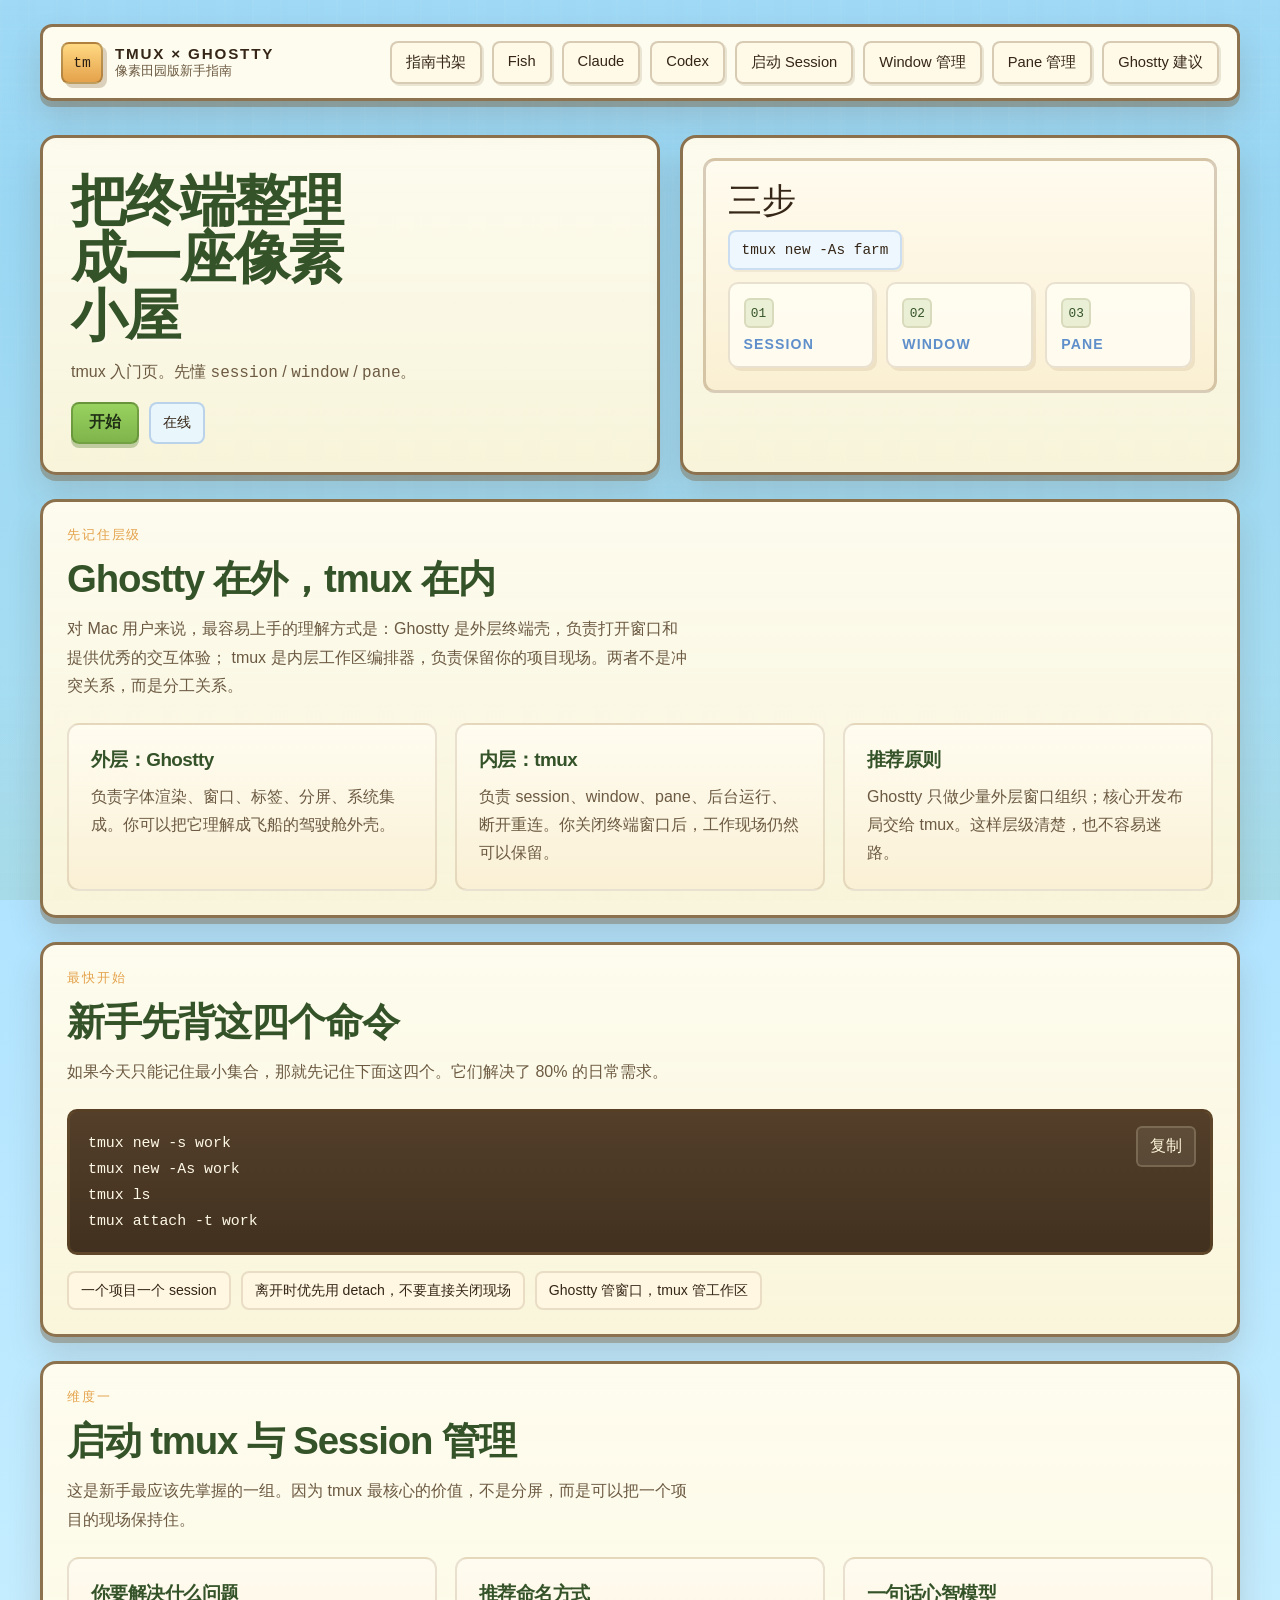
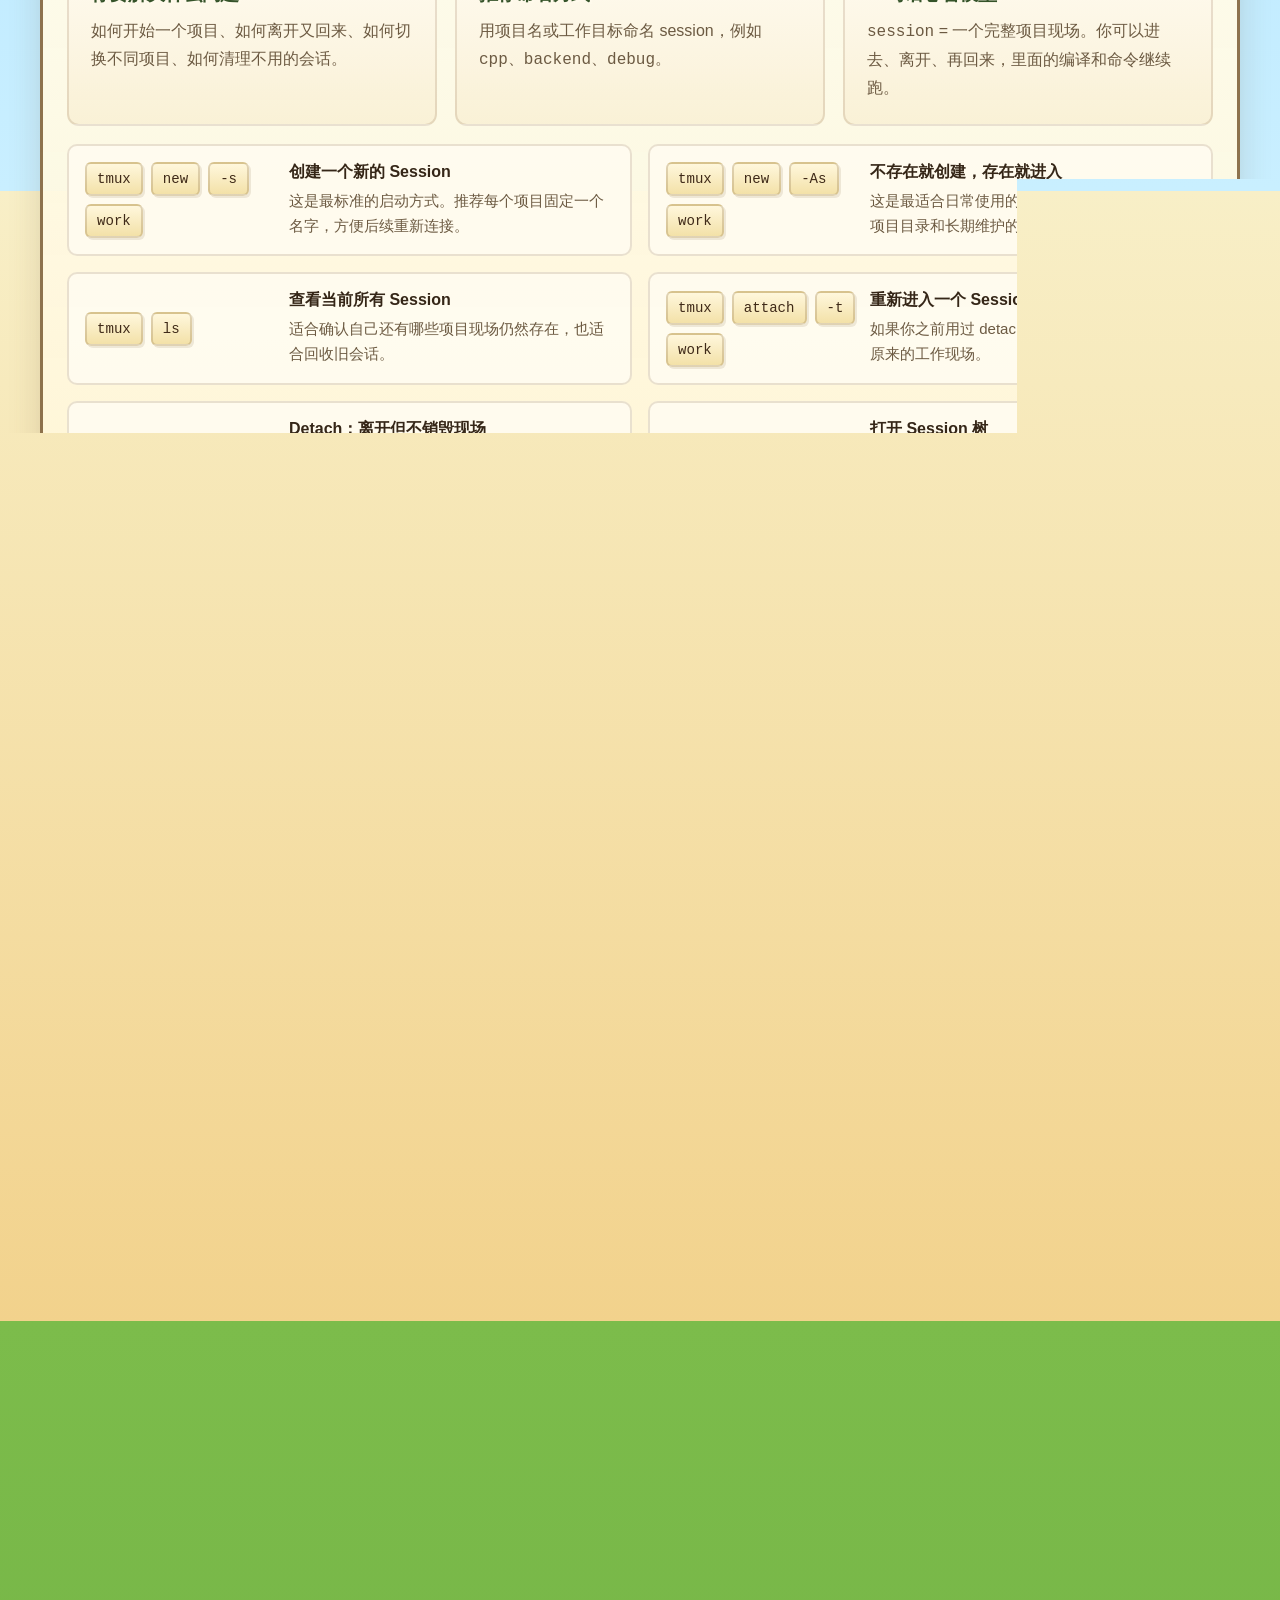
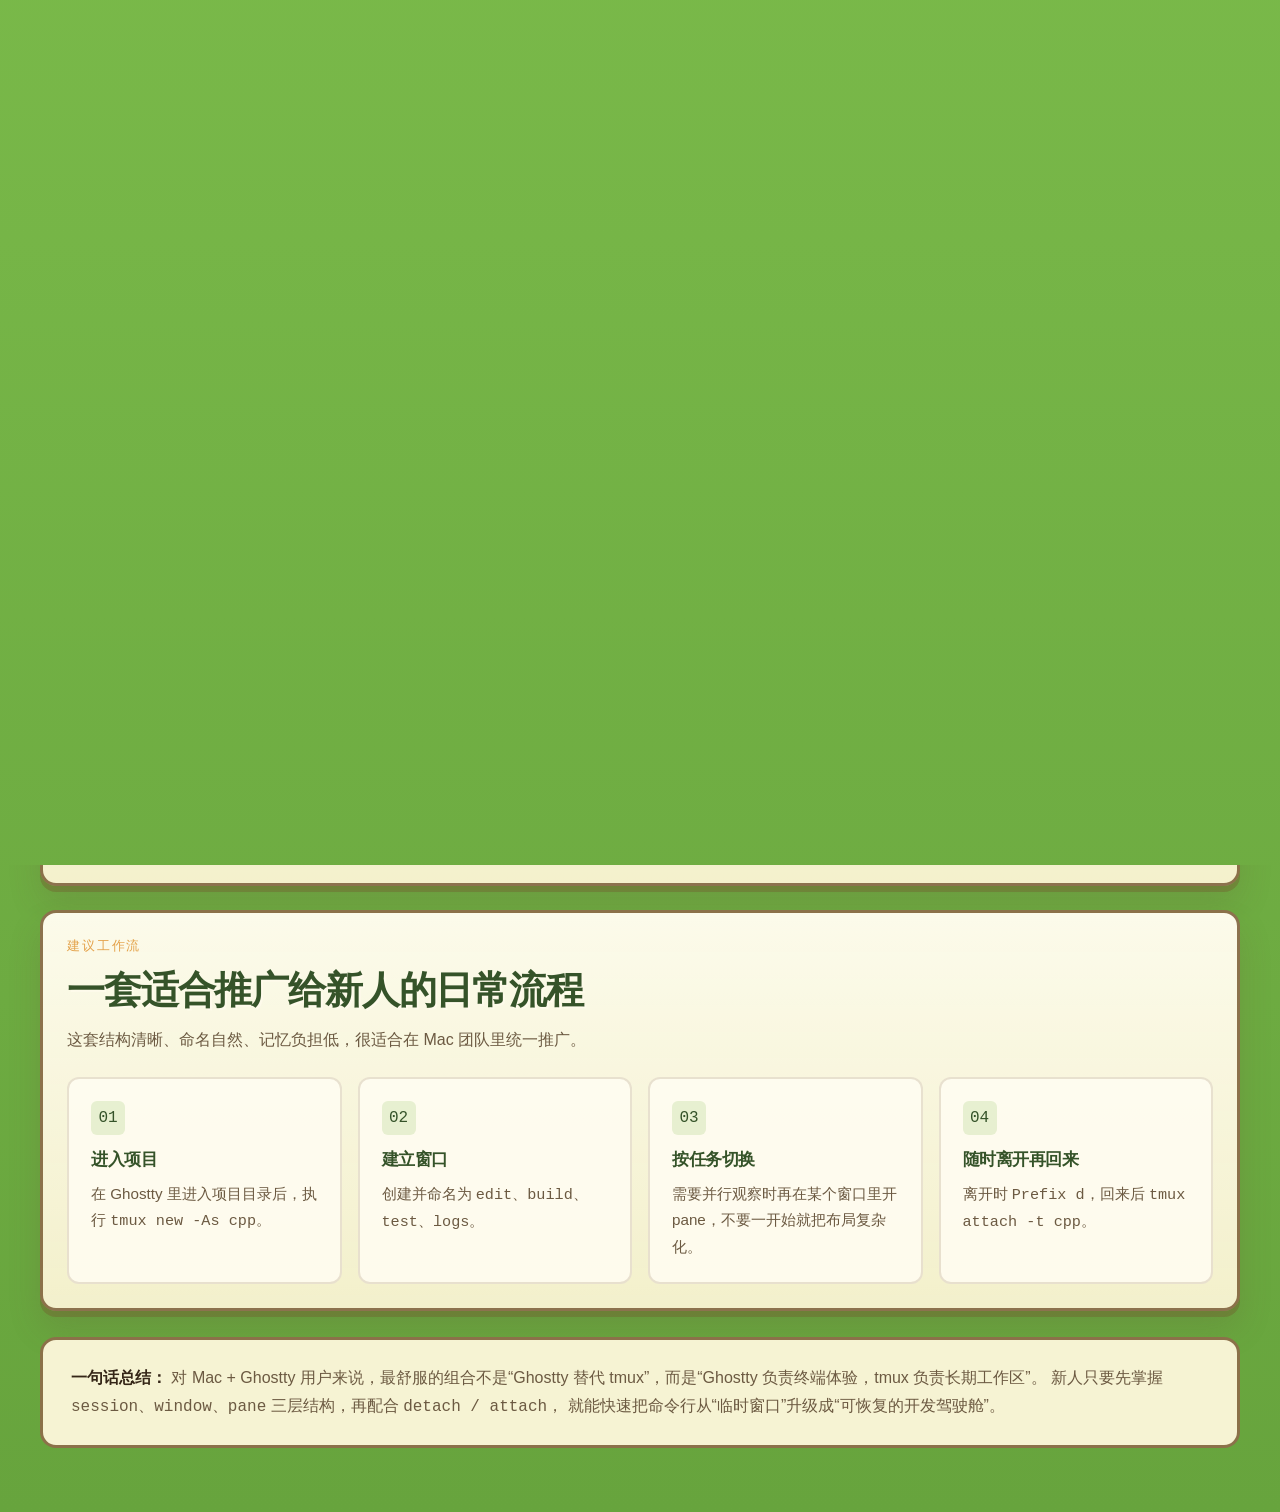
<file: tmux-ghostty-guide/index.html>
<!DOCTYPE html>
<html lang="zh-CN">
<head>
  <meta charset="UTF-8">
  <meta name="viewport" content="width=device-width, initial-scale=1.0">
  <title>tmux × Ghostty 新手指南</title>
  <meta name="description" content="面向 Mac 与 Ghostty 用户的 tmux 新手指南，聚焦 session、window、pane 三层结构与可复制的工作流。">
  <meta property="og:title" content="tmux × Ghostty 新手指南">
  <meta property="og:description" content="一个适合团队分享的 Mac + Ghostty 定制版 tmux 入门页面。">
  <meta property="og:type" content="website">
  <meta property="og:locale" content="zh_CN">
  <meta property="og:url" content="https://liyongzheng666.github.io/fish-terminal-setup-guide-pages/tmux-ghostty-guide/">
  <meta property="og:image" content="https://liyongzheng666.github.io/fish-terminal-setup-guide-pages/tmux-ghostty-guide/assets/social-card.png">
  <meta property="og:image:type" content="image/png">
  <meta property="og:image:width" content="1200">
  <meta property="og:image:height" content="630">
  <meta property="og:image:alt" content="tmux × Ghostty 新手指南像素田园分享图">
  <meta name="twitter:card" content="summary_large_image">
  <meta name="twitter:title" content="tmux × Ghostty 新手指南">
  <meta name="twitter:description" content="像玩星露谷一样，上手 tmux。面向 Mac + Ghostty 用户的像素田园版新手页。">
  <meta name="twitter:image" content="https://liyongzheng666.github.io/fish-terminal-setup-guide-pages/tmux-ghostty-guide/assets/social-card.png">
  <meta name="theme-color" content="#9ad8ff">
  <style>
    :root {
      --bg: #9ad8ff;
      --bg-soft: rgba(255, 249, 228, 0.88);
      --panel: rgba(255, 246, 216, 0.92);
      --panel-strong: rgba(255, 252, 238, 0.98);
      --line: rgba(116, 85, 44, 0.32);
      --line-strong: rgba(116, 85, 44, 0.82);
      --text: #352617;
      --muted: #6c5a42;
      --accent: #7fb44b;
      --accent-2: #e4a24b;
      --accent-3: #5f8fca;
      --danger: #c96c5d;
      --shadow: 0 6px 0 rgba(116, 85, 44, 0.35), 0 18px 32px rgba(102, 79, 53, 0.18);
      --radius-xl: 16px;
      --radius-lg: 12px;
      --radius-md: 10px;
      --radius-sm: 8px;
      --mono: "Monaco", "SF Mono", "Menlo", "Courier New", monospace;
      --display: "Trebuchet MS", "Verdana", sans-serif;
      --sans: "Trebuchet MS", "Avenir Next", "Verdana", sans-serif;
    }

    * {
      box-sizing: border-box;
    }

    html {
      scroll-behavior: smooth;
    }

    body {
      margin: 0;
      font-family: var(--sans);
      color: var(--text);
      background:
        linear-gradient(180deg, #98d8ff 0%, #c9efff 38%, #f8efc7 38%, #f2d28c 62%, #7cbc4b 62%, #67a43d 100%);
      min-height: 100vh;
      overflow-x: hidden;
    }

    body::before,
    body::after {
      content: "";
      position: fixed;
      inset: 0;
      pointer-events: none;
      z-index: 0;
    }

    body::before {
      background-image:
        repeating-linear-gradient(90deg, rgba(255, 255, 255, 0.14) 0 2px, transparent 2px 28px),
        repeating-linear-gradient(180deg, rgba(255, 255, 255, 0.12) 0 2px, transparent 2px 28px);
      background-size: 28px 28px;
      opacity: 0.35;
      mask-image: linear-gradient(to bottom, rgba(255, 255, 255, 0.72), rgba(255, 255, 255, 0.16) 65%, transparent);
    }

    body::after {
      background:
        linear-gradient(to bottom, rgba(255, 255, 255, 0.22), transparent 22%, transparent 74%, rgba(97, 151, 57, 0.16)),
        repeating-linear-gradient(90deg, rgba(111, 170, 72, 0.16) 0 18px, rgba(97, 154, 59, 0.16) 18px 36px);
      opacity: 0.42;
    }

    a {
      color: inherit;
    }

    code,
    pre,
    .mono {
      font-family: var(--mono);
    }

    .shell {
      max-width: 1240px;
      margin: 0 auto;
      padding: 24px 20px 64px;
      position: relative;
      z-index: 1;
    }

    .topbar {
      display: flex;
      justify-content: space-between;
      align-items: center;
      gap: 12px;
      padding: 14px 18px;
      border: 3px solid var(--line-strong);
      background: var(--panel-strong);
      border-radius: var(--radius-lg);
      position: sticky;
      top: 16px;
      z-index: 20;
      box-shadow: var(--shadow);
    }

    .brand {
      display: flex;
      align-items: center;
      gap: 12px;
      min-width: 0;
    }

    .brand-mark {
      width: 42px;
      height: 42px;
      border-radius: var(--radius-sm);
      display: grid;
      place-items: center;
      font-family: var(--mono);
      color: #2c1e12;
      font-size: 0.92rem;
      background: linear-gradient(180deg, #ffd982, var(--accent-2));
      box-shadow: 4px 4px 0 rgba(116, 85, 44, 0.26);
      border: 2px solid rgba(116, 85, 44, 0.45);
    }

    .brand-text strong {
      display: block;
      font-size: 0.95rem;
      letter-spacing: 0.12em;
      text-transform: uppercase;
    }

    .brand-text span {
      display: block;
      color: var(--muted);
      font-size: 0.84rem;
      white-space: nowrap;
      overflow: hidden;
      text-overflow: ellipsis;
    }

    .nav {
      display: flex;
      flex-wrap: wrap;
      gap: 10px;
      justify-content: flex-end;
    }

    .nav a {
      text-decoration: none;
      padding: 10px 14px;
      border-radius: var(--radius-sm);
      border: 2px solid rgba(116, 85, 44, 0.28);
      color: var(--text);
      background: rgba(255, 249, 232, 0.9);
      transition: 180ms ease;
      font-size: 0.92rem;
      box-shadow: 2px 2px 0 rgba(116, 85, 44, 0.14);
    }

    .nav a:hover {
      transform: translateY(-1px);
      color: var(--text);
      border-color: var(--line-strong);
      background: rgba(127, 180, 75, 0.18);
    }

    .hero {
      margin-top: 34px;
      display: grid;
      grid-template-columns: minmax(0, 1.05fr) minmax(320px, 0.95fr);
      gap: 20px;
      align-items: stretch;
    }

    .panel {
      border: 3px solid var(--line-strong);
      border-radius: var(--radius-xl);
      background: linear-gradient(180deg, var(--panel-strong), var(--panel));
      box-shadow: var(--shadow);
      overflow: hidden;
    }

    .hero-copy {
      padding: 28px;
      position: relative;
      display: grid;
      gap: 14px;
      align-content: start;
    }

    .hero-copy::after {
      display: none;
    }

    .hero-copy::before {
      display: none;
    }

    .eyebrow {
      display: inline-flex;
      align-items: center;
      gap: 8px;
      padding: 8px 12px;
      border-radius: var(--radius-sm);
      border: 2px solid rgba(116, 85, 44, 0.24);
      background: rgba(127, 180, 75, 0.16);
      color: #2f5d25;
      font-size: 0.85rem;
      letter-spacing: 0.08em;
      text-transform: uppercase;
    }

    h1,
    h2,
    h3 {
      margin: 0;
      font-family: var(--display);
      letter-spacing: -0.03em;
      color: #355329;
      text-shadow: 2px 2px 0 rgba(255, 250, 236, 0.85);
    }

    h1 {
      margin-top: 6px;
      font-size: clamp(2.2rem, 4.4vw, 4rem);
      line-height: 1.02;
      max-width: 10ch;
    }

    .hero-copy p {
      margin: 0;
      max-width: 44ch;
      color: var(--muted);
      font-size: 1rem;
      line-height: 1.72;
    }

    .cover-url {
      display: inline-flex;
      align-items: center;
      gap: 8px;
      width: fit-content;
      padding: 10px 12px;
      border-radius: var(--radius-sm);
      border: 2px solid rgba(95, 143, 202, 0.34);
      background: rgba(232, 246, 255, 0.88);
      color: var(--text);
      text-decoration: none;
      font-family: var(--mono);
      font-size: 0.86rem;
      word-break: break-all;
      transition: 180ms ease;
    }

    .cover-url:hover {
      transform: translateY(-1px);
      border-color: var(--line-strong);
      background: rgba(195, 234, 255, 0.98);
    }

    .hero-actions {
      display: flex;
      flex-wrap: wrap;
      gap: 10px;
      margin-top: 0;
    }

    .button {
      display: inline-flex;
      align-items: center;
      justify-content: center;
      gap: 8px;
      min-height: 42px;
      padding: 0 16px;
      border-radius: var(--radius-sm);
      text-decoration: none;
      border: 2px solid transparent;
      transition: 180ms ease;
      font-weight: 600;
    }

    .button-primary {
      color: #203015;
      background: linear-gradient(180deg, #98d25f, var(--accent));
      border-color: rgba(84, 123, 46, 0.55);
      box-shadow: 0 4px 0 rgba(84, 123, 46, 0.34);
    }

    .button:hover {
      transform: translateY(-1px);
    }

    .hero-side {
      display: block;
      padding: 20px;
      align-content: start;
    }

    .cover-stage {
      position: relative;
      min-height: auto;
      border-radius: var(--radius-lg);
      border: 3px solid rgba(116, 85, 44, 0.28);
      overflow: hidden;
      padding: 22px;
      background: linear-gradient(180deg, rgba(255, 251, 239, 0.96), rgba(250, 239, 210, 0.96));
    }

    .cover-stage::before,
    .cover-stage::after {
      display: none;
    }

    .cover-stage-body {
      position: relative;
      z-index: 1;
      margin-top: 0;
      display: grid;
      gap: 12px;
    }

    .cover-title {
      font-family: var(--display);
      font-size: clamp(1.6rem, 3vw, 2.1rem);
      line-height: 1.05;
      max-width: 14ch;
    }

    .terminal {
      display: none;
    }

    .mini-grid {
      margin-top: 0;
      display: grid;
      grid-template-columns: repeat(3, 1fr);
      gap: 16px;
    }

    .journey-command {
      display: inline-flex;
      width: fit-content;
      align-items: center;
      padding: 10px 12px;
      border-radius: var(--radius-sm);
      border: 2px solid rgba(95, 143, 202, 0.24);
      background: rgba(236, 247, 255, 0.92);
      color: var(--text);
      font-family: var(--mono);
      font-size: 0.9rem;
      box-shadow: 2px 2px 0 rgba(116, 85, 44, 0.08);
    }

    .journey-grid {
      display: grid;
      grid-template-columns: repeat(3, minmax(0, 1fr));
      gap: 12px;
    }

    .journey-card {
      display: grid;
      gap: 8px;
      align-content: start;
      padding: 14px;
      border-radius: var(--radius-md);
      border: 2px solid rgba(116, 85, 44, 0.16);
      background: rgba(255, 252, 241, 0.92);
      box-shadow: 3px 3px 0 rgba(116, 85, 44, 0.1);
    }

    .journey-card-top {
      display: block;
    }

    .journey-index {
      width: 30px;
      height: 30px;
      display: grid;
      place-items: center;
      border-radius: 6px;
      background: rgba(127, 180, 75, 0.16);
      border: 2px solid rgba(116, 85, 44, 0.14);
      color: #355329;
      font-family: var(--mono);
      font-size: 0.8rem;
    }

    .journey-copy {
      display: grid;
      gap: 4px;
    }

    .journey-copy strong {
      display: block;
      font-size: 0.88rem;
      color: var(--accent-3);
      letter-spacing: 0.08em;
      text-transform: uppercase;
    }

    .journey-copy span {
      display: block;
      font-size: 0.84rem;
      line-height: 1.5;
      color: var(--muted);
    }

    .section {
      margin-top: 24px;
      padding: 24px;
    }

    .section-header {
      display: flex;
      justify-content: space-between;
      align-items: end;
      gap: 16px;
      margin-bottom: 22px;
    }

    .section-header p {
      margin: 10px 0 0;
      color: var(--muted);
      max-width: 70ch;
      line-height: 1.8;
    }

    .section-kicker {
      color: var(--accent-2);
      letter-spacing: 0.14em;
      text-transform: uppercase;
      font-size: 0.82rem;
      margin-bottom: 10px;
      display: block;
    }

    .section h2 {
      font-size: clamp(1.6rem, 3vw, 2.6rem);
    }

    .stack {
      display: grid;
      gap: 18px;
    }

    .triple {
      display: grid;
      grid-template-columns: repeat(3, 1fr);
      gap: 18px;
    }

    .guide-card {
      padding: 22px;
      border-radius: var(--radius-lg);
      border: 2px solid rgba(116, 85, 44, 0.16);
      background: linear-gradient(180deg, rgba(255, 252, 241, 0.92), rgba(249, 240, 213, 0.92));
      position: relative;
      overflow: hidden;
    }

    .guide-card::after {
      content: "";
      position: absolute;
      inset: auto -30px -50px auto;
      width: 96px;
      height: 24px;
      border-radius: 4px;
      background: repeating-linear-gradient(90deg, rgba(127, 180, 75, 0.18) 0 12px, rgba(228, 162, 75, 0.18) 12px 24px);
      pointer-events: none;
    }

    .guide-card h3 {
      font-size: 1.18rem;
      margin-bottom: 10px;
    }

    .guide-card p {
      margin: 0;
      color: var(--muted);
      line-height: 1.75;
    }

    .key-grid {
      display: grid;
      grid-template-columns: repeat(2, minmax(0, 1fr));
      gap: 16px;
    }

    .shortcut {
      display: grid;
      grid-template-columns: minmax(160px, 190px) 1fr;
      gap: 14px;
      align-items: center;
      border: 2px solid rgba(116, 85, 44, 0.16);
      border-radius: var(--radius-md);
      padding: 16px;
      background: rgba(255, 252, 241, 0.88);
    }

    .shortcut .keys {
      display: flex;
      flex-wrap: wrap;
      gap: 8px;
      align-items: center;
    }

    .kbd {
      border-radius: 6px;
      border: 2px solid rgba(116, 85, 44, 0.22);
      background: linear-gradient(180deg, #fff7dc, #f3e1a8);
      padding: 7px 10px;
      min-width: 34px;
      text-align: center;
      font-family: var(--mono);
      font-size: 0.88rem;
      color: #3f2a18;
      box-shadow: 2px 2px 0 rgba(116, 85, 44, 0.12);
    }

    .shortcut h4 {
      margin: 0;
      font-size: 1rem;
    }

    .shortcut p {
      margin: 6px 0 0;
      color: var(--muted);
      line-height: 1.65;
      font-size: 0.94rem;
    }

    .pill-row {
      display: flex;
      flex-wrap: wrap;
      gap: 10px;
      margin-top: 16px;
    }

    .pill {
      padding: 8px 12px;
      border-radius: var(--radius-sm);
      border: 2px solid rgba(116, 85, 44, 0.16);
      color: var(--text);
      background: rgba(255, 248, 226, 0.92);
      font-size: 0.88rem;
    }

    .code-block {
      position: relative;
      padding: 18px;
      background: linear-gradient(180deg, rgba(76, 55, 34, 0.96), rgba(58, 41, 24, 0.96));
      border-radius: var(--radius-md);
      border: 3px solid rgba(116, 85, 44, 0.42);
      overflow: auto;
    }

    .code-block button {
      position: absolute;
      top: 14px;
      right: 14px;
      border: 2px solid rgba(255, 243, 205, 0.18);
      background: rgba(255, 249, 232, 0.08);
      color: #fff7dc;
      border-radius: 6px;
      padding: 8px 12px;
      cursor: pointer;
      transition: 160ms ease;
      font: inherit;
    }

    .code-block button:hover {
      background: rgba(127, 180, 75, 0.24);
      border-color: rgba(255, 243, 205, 0.3);
    }

    pre {
      margin: 0;
      font-size: 0.93rem;
      line-height: 1.75;
      color: #fff9e7;
      white-space: pre-wrap;
    }

    .ghostty-grid {
      display: grid;
      grid-template-columns: 1fr 1fr;
      gap: 18px;
    }

    .ghostty-card {
      padding: 22px;
      border-radius: var(--radius-lg);
      border: 2px solid rgba(116, 85, 44, 0.16);
      background: rgba(255, 252, 241, 0.9);
    }

    .ghostty-card h3 {
      margin-bottom: 12px;
      font-size: 1.12rem;
    }

    .ghostty-card ul,
    .workflow ul {
      list-style: none;
      padding: 0;
      margin: 0;
      display: grid;
      gap: 10px;
    }

    .ghostty-card li,
    .workflow li {
      color: var(--muted);
      line-height: 1.7;
      padding-left: 20px;
      position: relative;
    }

    .ghostty-card li::before,
    .workflow li::before {
      content: "";
      position: absolute;
      left: 0;
      top: 0.72em;
      width: 8px;
      height: 8px;
      border-radius: 2px;
      background: linear-gradient(135deg, var(--accent), var(--accent-2));
    }

    .workflow {
      display: grid;
      grid-template-columns: repeat(4, 1fr);
      gap: 16px;
    }

    .flow-step {
      padding: 22px;
      border-radius: var(--radius-lg);
      border: 2px solid rgba(116, 85, 44, 0.16);
      background: rgba(255, 252, 241, 0.9);
      position: relative;
    }

    .flow-step .index {
      width: 34px;
      height: 34px;
      display: grid;
      place-items: center;
      border-radius: 6px;
      background: rgba(127, 180, 75, 0.18);
      color: #355329;
      font-family: var(--mono);
      margin-bottom: 14px;
    }

    .flow-step h3 {
      font-size: 1.04rem;
      margin-bottom: 10px;
    }

    .flow-step p {
      margin: 0;
      color: var(--muted);
      line-height: 1.75;
      font-size: 0.95rem;
    }

    .footer {
      margin-top: 26px;
      padding: 24px 28px;
      border: 3px solid var(--line-strong);
      border-radius: var(--radius-xl);
      background: rgba(255, 248, 221, 0.94);
      color: var(--muted);
      line-height: 1.75;
    }

    .footer strong {
      color: var(--text);
    }

    .fade-in {
      opacity: 0;
      transform: translateY(22px);
      transition: 540ms ease;
    }

    .fade-in.visible {
      opacity: 1;
      transform: translateY(0);
    }

    @media (max-width: 1080px) {
      .hero,
      .triple,
      .workflow,
      .ghostty-grid {
        grid-template-columns: 1fr;
      }

      .cover-banner,
      .cover-metrics,
      .journey-grid,
      .key-grid {
        grid-template-columns: 1fr;
      }
    }

    @media (max-width: 820px) {
      .topbar {
        flex-direction: column;
        align-items: stretch;
        border-radius: 28px;
      }

      .nav {
        justify-content: flex-start;
      }

      .shell {
        padding-inline: 14px;
      }

      .hero-copy,
      .hero-side,
      .section {
        padding: 20px;
      }

      .shortcut {
        grid-template-columns: 1fr;
      }

      h1 {
        max-width: none;
      }
    }
  </style>
</head>
<body>
  <div class="shell">
    <header class="topbar">
      <div class="brand">
        <div class="brand-mark">tm</div>
        <div class="brand-text">
          <strong>tmux × Ghostty</strong>
          <span>像素田园版新手指南</span>
        </div>
      </div>
      <nav class="nav">
        <a href="../">指南书架</a>
        <a href="../fish-terminal-setup/">Fish</a>
        <a href="../claude-code-training/">Claude</a>
        <a href="../codex-terminal-skills/">Codex</a>
        <a href="#start">启动 Session</a>
        <a href="#window">Window 管理</a>
        <a href="#pane">Pane 管理</a>
        <a href="#ghostty">Ghostty 建议</a>
      </nav>
    </header>

    <section class="hero">
      <article class="panel hero-copy fade-in">
        <h1>把终端整理成一座像素小屋</h1>
        <p>tmux 入门页。先懂 <span class="mono">session</span> / <span class="mono">window</span> / <span class="mono">pane</span>。</p>
        <div class="hero-actions">
          <a class="button button-primary" href="#start">开始</a>
          <a class="cover-url" href="https://liyongzheng666.github.io/fish-terminal-setup-guide-pages/tmux-ghostty-guide/" target="_blank" rel="noreferrer">在线</a>
        </div>
      </article>

      <aside class="panel hero-side fade-in">
        <div class="cover-stage">
          <div class="cover-stage-body">
            <div class="cover-title">三步</div>
            <div class="journey-command">tmux new -As farm</div>
            <div class="journey-grid">
              <div class="journey-card">
                <div class="journey-card-top">
                  <span class="journey-index">01</span>
                </div>
                <div class="journey-copy">
                  <strong>Session</strong>
                </div>
              </div>
              <div class="journey-card">
                <div class="journey-card-top">
                  <span class="journey-index">02</span>
                </div>
                <div class="journey-copy">
                  <strong>Window</strong>
                </div>
              </div>
              <div class="journey-card">
                <div class="journey-card-top">
                  <span class="journey-index">03</span>
                </div>
                <div class="journey-copy">
                  <strong>Pane</strong>
                </div>
              </div>
            </div>
          </div>
        </div>
      </aside>
    </section>

    <section class="panel section fade-in">
      <div class="section-header">
        <div>
          <span class="section-kicker">先记住层级</span>
          <h2>Ghostty 在外，tmux 在内</h2>
          <p>
            对 Mac 用户来说，最容易上手的理解方式是：Ghostty 是外层终端壳，负责打开窗口和提供优秀的交互体验；
            tmux 是内层工作区编排器，负责保留你的项目现场。两者不是冲突关系，而是分工关系。
          </p>
        </div>
      </div>
      <div class="triple">
        <div class="guide-card">
          <h3>外层：Ghostty</h3>
          <p>负责字体渲染、窗口、标签、分屏、系统集成。你可以把它理解成飞船的驾驶舱外壳。</p>
        </div>
        <div class="guide-card">
          <h3>内层：tmux</h3>
          <p>负责 session、window、pane、后台运行、断开重连。你关闭终端窗口后，工作现场仍然可以保留。</p>
        </div>
        <div class="guide-card">
          <h3>推荐原则</h3>
          <p>Ghostty 只做少量外层窗口组织；核心开发布局交给 tmux。这样层级清楚，也不容易迷路。</p>
        </div>
      </div>
    </section>

    <section id="quick-commands" class="panel section fade-in">
      <div class="section-header">
        <div>
          <span class="section-kicker">最快开始</span>
          <h2>新手先背这四个命令</h2>
          <p>如果今天只能记住最小集合，那就先记住下面这四个。它们解决了 80% 的日常需求。</p>
        </div>
      </div>
      <div class="code-block">
        <button type="button" data-copy-target="quick-cmds">复制</button>
        <pre id="quick-cmds">tmux new -s work
tmux new -As work
tmux ls
tmux attach -t work</pre>
      </div>
      <div class="pill-row">
        <span class="pill">一个项目一个 session</span>
        <span class="pill">离开时优先用 detach，不要直接关闭现场</span>
        <span class="pill">Ghostty 管窗口，tmux 管工作区</span>
      </div>
    </section>

    <section id="start" class="panel section fade-in">
      <div class="section-header">
        <div>
          <span class="section-kicker">维度一</span>
          <h2>启动 tmux 与 Session 管理</h2>
          <p>
            这是新手最应该先掌握的一组。因为 tmux 最核心的价值，不是分屏，而是可以把一个项目的现场保持住。
          </p>
        </div>
      </div>

      <div class="triple">
        <div class="guide-card">
          <h3>你要解决什么问题</h3>
          <p>如何开始一个项目、如何离开又回来、如何切换不同项目、如何清理不用的会话。</p>
        </div>
        <div class="guide-card">
          <h3>推荐命名方式</h3>
          <p>用项目名或工作目标命名 session，例如 <span class="mono">cpp</span>、<span class="mono">backend</span>、<span class="mono">debug</span>。</p>
        </div>
        <div class="guide-card">
          <h3>一句话心智模型</h3>
          <p><span class="mono">session</span> = 一个完整项目现场。你可以进去、离开、再回来，里面的编译和命令继续跑。</p>
        </div>
      </div>

      <div class="key-grid" style="margin-top: 18px;">
        <article class="shortcut">
          <div class="keys">
            <span class="kbd">tmux</span>
            <span class="kbd">new</span>
            <span class="kbd">-s</span>
            <span class="kbd">work</span>
          </div>
          <div>
            <h4>创建一个新的 Session</h4>
            <p>这是最标准的启动方式。推荐每个项目固定一个名字，方便后续重新连接。</p>
          </div>
        </article>
        <article class="shortcut">
          <div class="keys">
            <span class="kbd">tmux</span>
            <span class="kbd">new</span>
            <span class="kbd">-As</span>
            <span class="kbd">work</span>
          </div>
          <div>
            <h4>不存在就创建，存在就进入</h4>
            <p>这是最适合日常使用的懒人命令，尤其适合固定项目目录和长期维护的工作流。</p>
          </div>
        </article>
        <article class="shortcut">
          <div class="keys">
            <span class="kbd">tmux</span>
            <span class="kbd">ls</span>
          </div>
          <div>
            <h4>查看当前所有 Session</h4>
            <p>适合确认自己还有哪些项目现场仍然存在，也适合回收旧会话。</p>
          </div>
        </article>
        <article class="shortcut">
          <div class="keys">
            <span class="kbd">tmux</span>
            <span class="kbd">attach</span>
            <span class="kbd">-t</span>
            <span class="kbd">work</span>
          </div>
          <div>
            <h4>重新进入一个 Session</h4>
            <p>如果你之前用过 detach，这条命令就能把你带回原来的工作现场。</p>
          </div>
        </article>
        <article class="shortcut">
          <div class="keys">
            <span class="kbd">Prefix</span>
            <span class="kbd">d</span>
          </div>
          <div>
            <h4>Detach：离开但不销毁现场</h4>
            <p>这是 tmux 最核心的能力。离开之后编译、测试、日志监听仍然可以继续跑。</p>
          </div>
        </article>
        <article class="shortcut">
          <div class="keys">
            <span class="kbd">Prefix</span>
            <span class="kbd">s</span>
          </div>
          <div>
            <h4>打开 Session 树</h4>
            <p>适合同时管理多个项目。看到旧会话很多时，优先用 <span class="mono">tmux kill-session -t 名字</span> 清理。</p>
          </div>
        </article>
      </div>
    </section>

    <section id="window" class="panel section fade-in">
      <div class="section-header">
        <div>
          <span class="section-kicker">维度二</span>
          <h2>Window 管理</h2>
          <p>
            Window 可以理解成 tmux 里的标签页。新手最推荐的组织方式是：一个任务一个 window，
            比如 <span class="mono">edit</span>、<span class="mono">build</span>、<span class="mono">test</span>、<span class="mono">logs</span>。
          </p>
        </div>
      </div>

      <div class="key-grid">
        <article class="shortcut">
          <div class="keys">
            <span class="kbd">Prefix</span>
            <span class="kbd">c</span>
          </div>
          <div>
            <h4>新建 Window</h4>
            <p>本页采用的推荐配置会自动继承当前目录，所以在项目里开新窗口特别顺手。</p>
          </div>
        </article>
        <article class="shortcut">
          <div class="keys">
            <span class="kbd">Prefix</span>
            <span class="kbd">1-9</span>
          </div>
          <div>
            <h4>按编号切换 Window</h4>
            <p>这套推荐配置让窗口从 1 开始编号，很适合新手记忆和快速跳转。</p>
          </div>
        </article>
        <article class="shortcut">
          <div class="keys">
            <span class="kbd">Prefix</span>
            <span class="kbd">Ctrl-h</span>
          </div>
          <div>
            <h4>切换到上一个 Window</h4>
            <p>适合在编译窗口和编辑窗口之间来回切换。</p>
          </div>
        </article>
        <article class="shortcut">
          <div class="keys">
            <span class="kbd">Prefix</span>
            <span class="kbd">Ctrl-l</span>
          </div>
          <div>
            <h4>切换到下一个 Window</h4>
            <p>和上一个操作成对出现，便于保持手感一致。</p>
          </div>
        </article>
        <article class="shortcut">
          <div class="keys">
            <span class="kbd">Prefix</span>
            <span class="kbd">Tab</span>
          </div>
          <div>
            <h4>回到上一个活跃 Window</h4>
            <p>这是两个任务间往返时效率最高的快捷键之一。</p>
          </div>
        </article>
        <article class="shortcut">
          <div class="keys">
            <span class="kbd">Prefix</span>
            <span class="kbd">w</span>
          </div>
          <div>
            <h4>打开 Window 列表</h4>
            <p>适合窗口开始变多以后快速定位，也适合给新人建立全局感。</p>
          </div>
        </article>
        <article class="shortcut">
          <div class="keys">
            <span class="kbd">Prefix</span>
            <span class="kbd">,</span>
          </div>
          <div>
            <h4>重命名当前 Window</h4>
            <p>强烈建议把 <span class="mono">1 2 3 4</span> 改成任务名，比如 <span class="mono">edit</span>、<span class="mono">build</span>、<span class="mono">test</span>。</p>
          </div>
        </article>
        <article class="shortcut">
          <div class="keys">
            <span class="kbd">Prefix</span>
            <span class="kbd">&amp;</span>
          </div>
          <div>
            <h4>关闭当前 Window</h4>
            <p>当一个任务窗口不再需要时，用它清理最直接。注意这会关闭整个窗口，不只是一个分屏。</p>
          </div>
        </article>
      </div>
    </section>

    <section id="pane" class="panel section fade-in">
      <div class="section-header">
        <div>
          <span class="section-kicker">维度三</span>
          <h2>Pane 管理</h2>
          <p>
            Pane 就是一个 window 里的分屏。本页采用的推荐配置把分屏和移动键调整成更直观的新手版本，
            非常适合 Mac + Ghostty 用户快速上手。
          </p>
        </div>
      </div>

      <div class="key-grid">
        <article class="shortcut">
          <div class="keys">
            <span class="kbd">Prefix</span>
            <span class="kbd">-</span>
          </div>
          <div>
            <h4>上下分屏</h4>
            <p>适合上方编辑、下方看输出，或者上方命令、下方日志的组合。</p>
          </div>
        </article>
        <article class="shortcut">
          <div class="keys">
            <span class="kbd">Prefix</span>
            <span class="kbd">|</span>
          </div>
          <div>
            <h4>左右分屏</h4>
            <p>适合左侧编辑、右侧编译；或者左侧测试、右侧日志。</p>
          </div>
        </article>
        <article class="shortcut">
          <div class="keys">
            <span class="kbd">Prefix</span>
            <span class="kbd">h</span>
            <span class="kbd">j</span>
            <span class="kbd">k</span>
            <span class="kbd">l</span>
          </div>
          <div>
            <h4>在 Pane 之间移动</h4>
            <p>和 Vim 方向一致。左下上右的移动逻辑很稳，也特别适合终端重度用户。</p>
          </div>
        </article>
        <article class="shortcut">
          <div class="keys">
            <span class="kbd">Prefix</span>
            <span class="kbd">H</span>
            <span class="kbd">J</span>
            <span class="kbd">K</span>
            <span class="kbd">L</span>
          </div>
          <div>
            <h4>调整 Pane 尺寸</h4>
            <p>当编译输出太窄或日志区域不够高时，这组快捷键非常高频。</p>
          </div>
        </article>
        <article class="shortcut">
          <div class="keys">
            <span class="kbd">Prefix</span>
            <span class="kbd">z</span>
          </div>
          <div>
            <h4>当前 Pane 全屏 / 恢复</h4>
            <p>这是新手最值得先学的 pane 技巧。看复杂日志或大段测试输出时非常好用。</p>
          </div>
        </article>
        <article class="shortcut">
          <div class="keys">
            <span class="kbd">Prefix</span>
            <span class="kbd">q</span>
          </div>
          <div>
            <h4>显示 Pane 编号</h4>
            <p>当窗口里 pane 变多时，先看编号能迅速建立方向感。</p>
          </div>
        </article>
        <article class="shortcut">
          <div class="keys">
            <span class="kbd">Prefix</span>
            <span class="kbd">x</span>
          </div>
          <div>
            <h4>关闭当前 Pane</h4>
            <p>只关闭一个分屏，不影响整个 window。适合临时完成对照任务后的快速收尾。</p>
          </div>
        </article>
        <article class="shortcut">
          <div class="keys">
            <span class="kbd">Prefix</span>
            <span class="kbd">&lt;</span>
            <span class="kbd">&gt;</span>
          </div>
          <div>
            <h4>交换 Pane 顺序</h4>
            <p>如果布局顺序不理想，不必重建分屏，直接调整就好。</p>
          </div>
        </article>
      </div>
    </section>

    <section id="ghostty" class="panel section fade-in">
      <div class="section-header">
        <div>
          <span class="section-kicker">Ghostty 专属建议</span>
          <h2>Mac + Ghostty 用户怎么分工最舒服</h2>
          <p>Ghostty 和 tmux 不冲突。对新手最稳的方式，是把外层和内层边界划清楚。</p>
        </div>
      </div>
      <div class="ghostty-grid">
        <article class="ghostty-card">
          <h3>推荐做法</h3>
          <ul>
            <li>Ghostty 负责少量外层窗口和标签页，不要在外层过度分屏。</li>
            <li>tmux 负责项目内部的核心布局，比如 <span class="mono">edit / build / test / logs</span>。</li>
            <li>长期项目统一使用 <span class="mono">tmux new -As 项目名</span> 进入。</li>
            <li>优先学会 <span class="mono">detach / attach</span>，这是比“分屏”更值钱的能力。</li>
          </ul>
        </article>
        <article class="ghostty-card">
          <h3>不推荐做法</h3>
          <ul>
            <li>Ghostty 外层开很多 split，同时 tmux 里也开很多 pane，双层分屏会让方向感迅速崩掉。</li>
            <li>一个 session 混多个项目，后面会话树会越来越乱，难以清理。</li>
            <li>只依赖窗口编号而不命名，新人很快就不知道哪个窗口在做什么。</li>
            <li>一上来背太多快捷键，反而不敢用。先会最小集合，再逐步扩展。</li>
          </ul>
        </article>
      </div>
    </section>

    <section class="panel section fade-in">
      <div class="section-header">
        <div>
          <span class="section-kicker">建议工作流</span>
          <h2>一套适合推广给新人的日常流程</h2>
          <p>这套结构清晰、命名自然、记忆负担低，很适合在 Mac 团队里统一推广。</p>
        </div>
      </div>
      <div class="workflow">
        <article class="flow-step">
          <div class="index">01</div>
          <h3>进入项目</h3>
          <p>在 Ghostty 里进入项目目录后，执行 <span class="mono">tmux new -As cpp</span>。</p>
        </article>
        <article class="flow-step">
          <div class="index">02</div>
          <h3>建立窗口</h3>
          <p>创建并命名为 <span class="mono">edit</span>、<span class="mono">build</span>、<span class="mono">test</span>、<span class="mono">logs</span>。</p>
        </article>
        <article class="flow-step">
          <div class="index">03</div>
          <h3>按任务切换</h3>
          <p>需要并行观察时再在某个窗口里开 pane，不要一开始就把布局复杂化。</p>
        </article>
        <article class="flow-step">
          <div class="index">04</div>
          <h3>随时离开再回来</h3>
          <p>离开时 <span class="mono">Prefix d</span>，回来后 <span class="mono">tmux attach -t cpp</span>。</p>
        </article>
      </div>
    </section>

    <footer class="footer fade-in">
      <strong>一句话总结：</strong>
      对 Mac + Ghostty 用户来说，最舒服的组合不是“Ghostty 替代 tmux”，而是“Ghostty 负责终端体验，tmux 负责长期工作区”。
      新人只要先掌握 <span class="mono">session</span>、<span class="mono">window</span>、<span class="mono">pane</span> 三层结构，再配合 <span class="mono">detach / attach</span>，
      就能快速把命令行从“临时窗口”升级成“可恢复的开发驾驶舱”。
    </footer>
  </div>

  <script>
    const observer = new IntersectionObserver((entries) => {
      for (const entry of entries) {
        if (entry.isIntersecting) {
          entry.target.classList.add('visible');
          observer.unobserve(entry.target);
        }
      }
    }, { threshold: 0.12 });

    document.querySelectorAll('.fade-in').forEach((element, index) => {
      element.style.transitionDelay = `${index * 70}ms`;
      observer.observe(element);
    });

    document.querySelectorAll('[data-copy-target]').forEach((button) => {
      button.addEventListener('click', async () => {
        const target = document.getElementById(button.dataset.copyTarget);
        if (!target) return;

        try {
          await navigator.clipboard.writeText(target.innerText.trim());
          const original = button.textContent;
          button.textContent = '已复制';
          setTimeout(() => {
            button.textContent = original;
          }, 1200);
        } catch {
          button.textContent = '复制失败';
          setTimeout(() => {
            button.textContent = '复制';
          }, 1200);
        }
      });
    });
  </script>
</body>
</html>
</file>
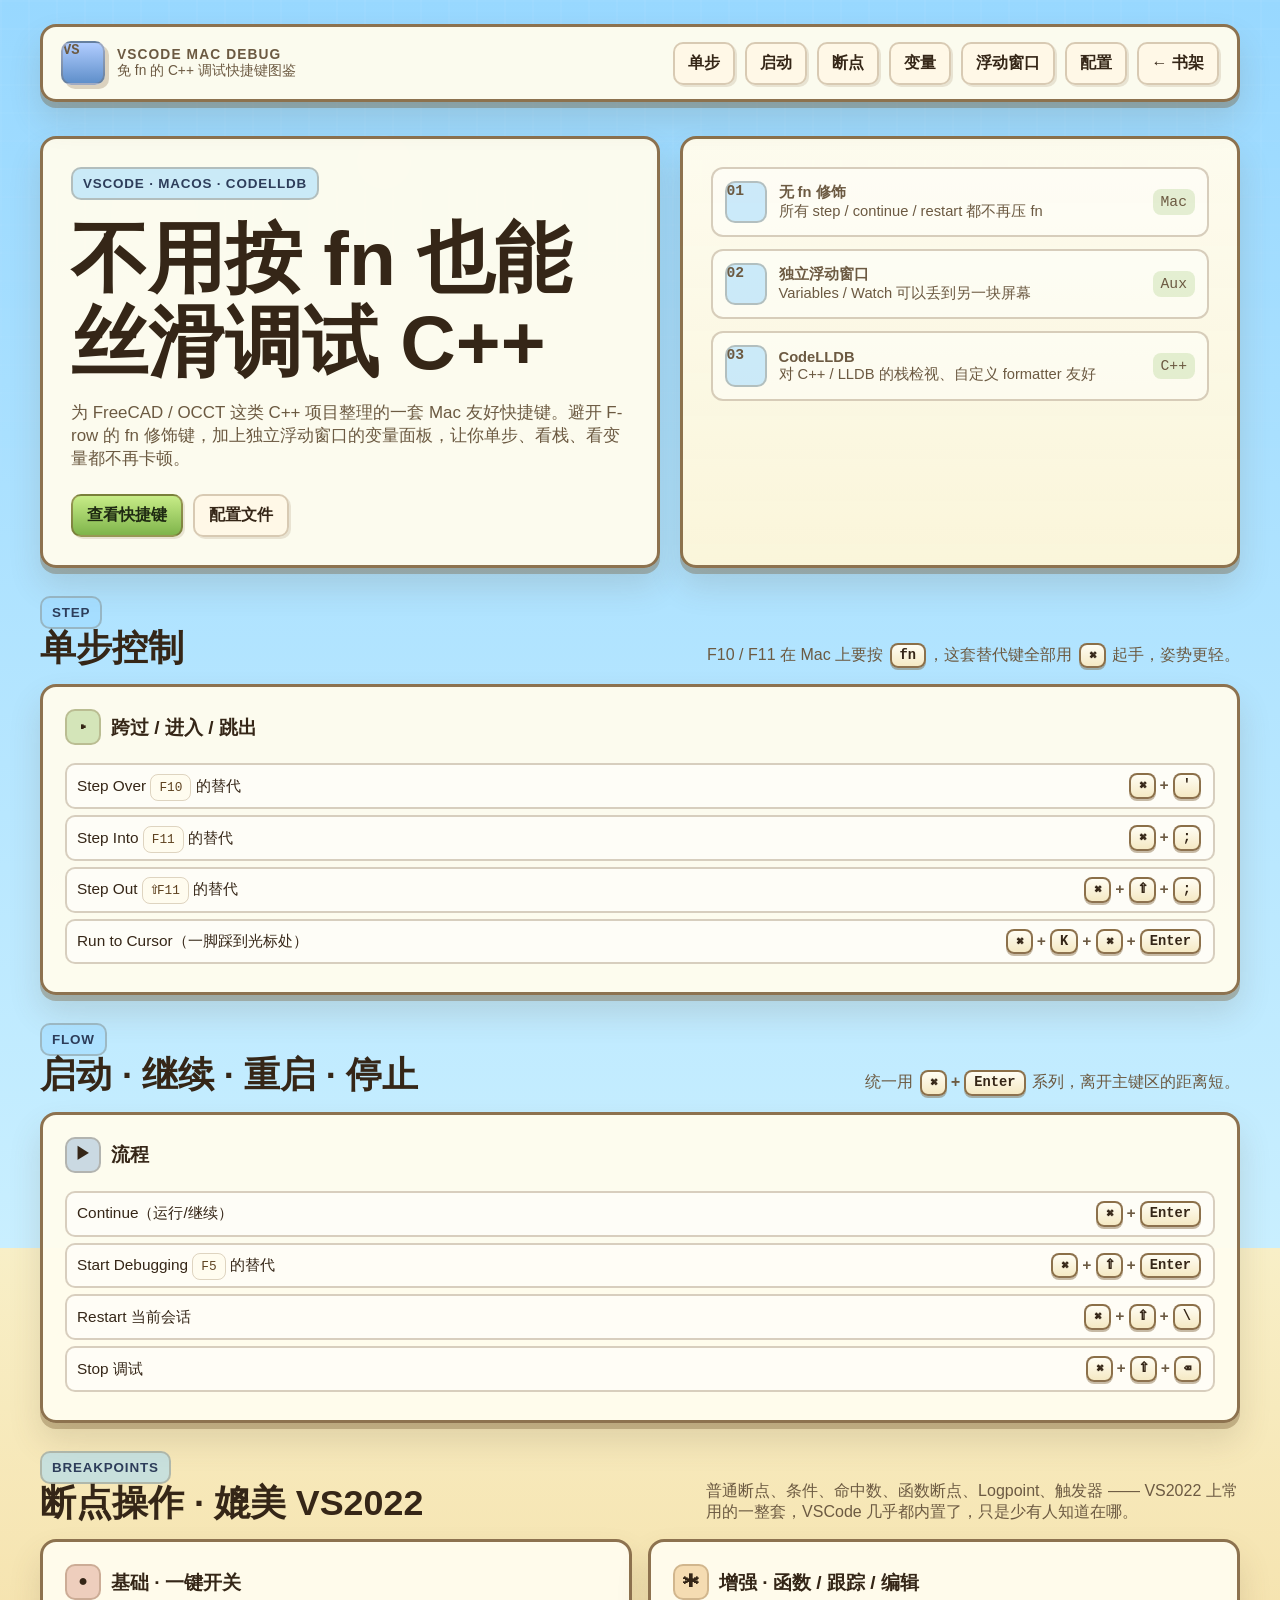
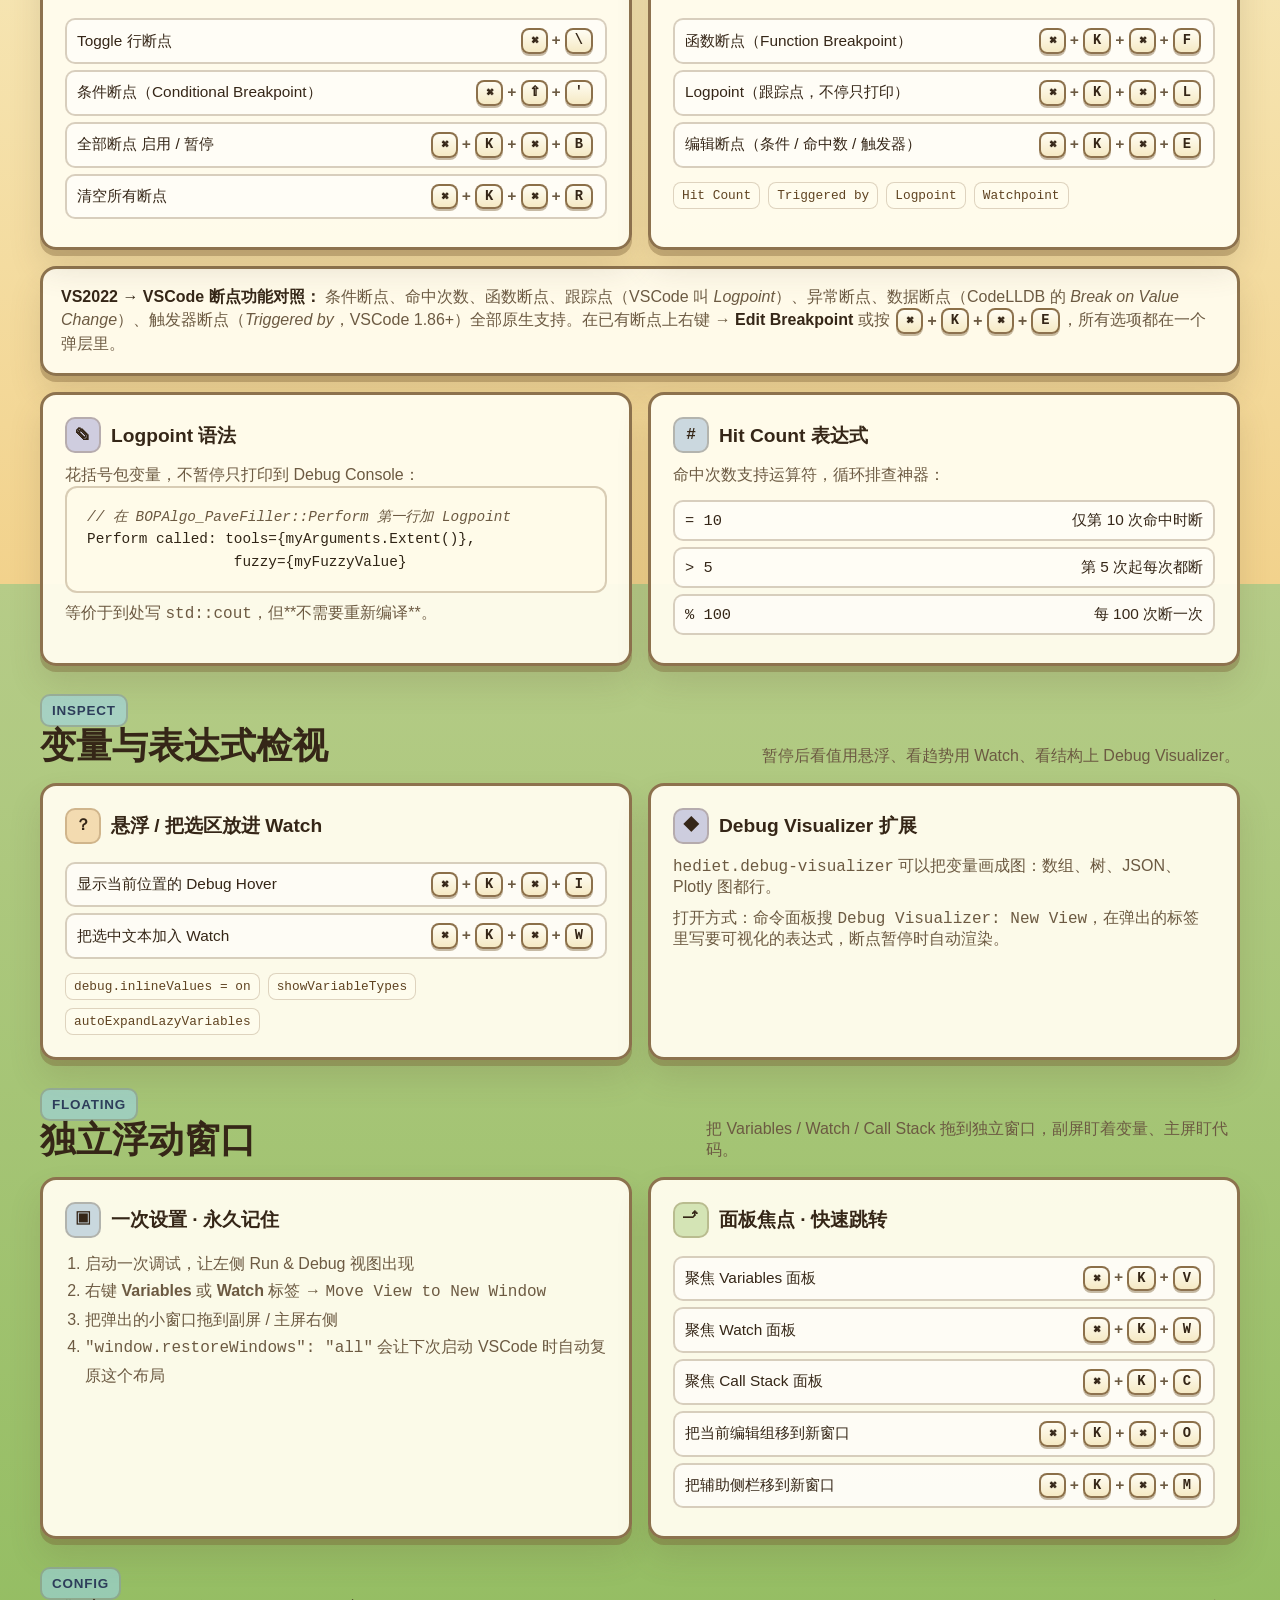
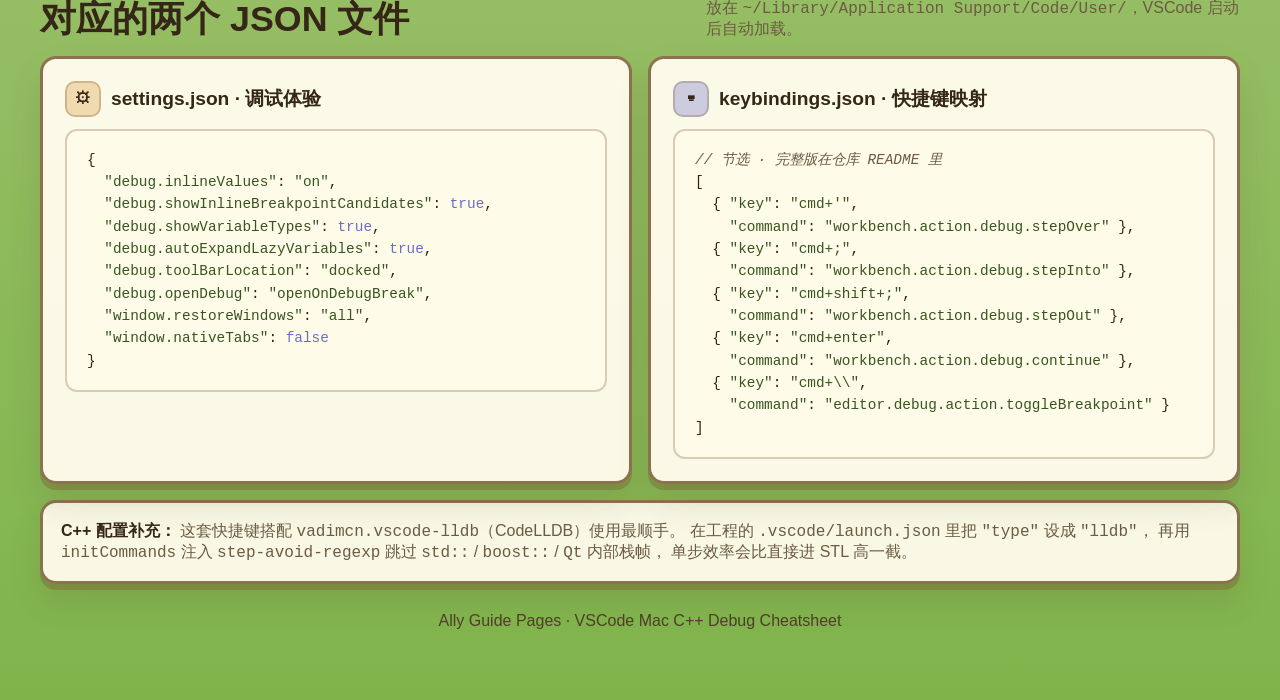
<file: vscode-mac-debug-shortcuts/index.html>
<!DOCTYPE html>
<html lang="zh-CN">
<head>
  <meta charset="UTF-8">
  <meta name="viewport" content="width=device-width, initial-scale=1.0">
  <title>VSCode Mac C++ 调试快捷键图鉴</title>
  <meta name="description" content="为 Mac VSCode C++ 调试整理的免 fn 快捷键全集：单步、断点、变量检视、浮动窗口与配套 settings.json / keybindings.json。">
  <meta name="theme-color" content="#5f8fca">
  <style>
    :root {
      --sky: #9ad8ff;
      --cream: rgba(255, 252, 238, 0.96);
      --paper: rgba(255, 246, 216, 0.94);
      --line: rgba(116, 85, 44, 0.82);
      --line-soft: rgba(116, 85, 44, 0.28);
      --text: #352617;
      --muted: #6c5a42;
      --green: #7fb44b;
      --blue: #5f8fca;
      --amber: #e4a24b;
      --rose: #c96c5d;
      --indigo: #6a6dca;
      --shadow: 0 6px 0 rgba(116, 85, 44, 0.34), 0 18px 32px rgba(102, 79, 53, 0.16);
      --mono: "Monaco", "SF Mono", "Menlo", "Courier New", monospace;
      --sans: "Trebuchet MS", "Avenir Next", "Verdana", sans-serif;
    }

    * { box-sizing: border-box; }
    html { scroll-behavior: smooth; }

    body {
      margin: 0;
      min-height: 100vh;
      color: var(--text);
      font-family: var(--sans);
      background:
        linear-gradient(180deg, #98d8ff 0%, #c9efff 32%, #f8efc7 32%, #f2d28c 56%, #b6cc88 56%, #7fb44b 100%);
      overflow-x: hidden;
    }

    body::before, body::after {
      content: "";
      position: fixed;
      inset: 0;
      pointer-events: none;
      z-index: 0;
    }
    body::before {
      background-image:
        repeating-linear-gradient(90deg, rgba(255,255,255,0.16) 0 2px, transparent 2px 28px),
        repeating-linear-gradient(180deg, rgba(255,255,255,0.12) 0 2px, transparent 2px 28px);
      opacity: 0.34;
      mask-image: linear-gradient(to bottom, rgba(0,0,0,0.82), transparent 78%);
    }
    body::after {
      background:
        radial-gradient(circle at 12% 24%, rgba(255,255,255,0.5) 0 42px, transparent 43px),
        radial-gradient(circle at 30% 18%, rgba(255,255,255,0.42) 0 26px, transparent 27px);
      opacity: 0.38;
    }

    a { color: inherit; }
    code, .kbd, .pill, .badge, .mono { font-family: var(--mono); }

    .shell {
      position: relative;
      z-index: 1;
      max-width: 1240px;
      margin: 0 auto;
      padding: 24px 20px 70px;
    }

    .topbar, .panel, .card, .note, .kbd-block {
      border: 3px solid var(--line);
      border-radius: 16px;
      background: var(--cream);
      box-shadow: var(--shadow);
    }

    .topbar {
      position: sticky;
      top: 16px;
      z-index: 20;
      display: flex;
      align-items: center;
      justify-content: space-between;
      gap: 14px;
      padding: 14px 18px;
    }
    .brand {
      display: flex; align-items: center; gap: 12px;
      min-width: 0; text-decoration: none;
    }
    .brand-mark {
      width: 44px; height: 44px;
      display: grid; place-items: center;
      border: 2px solid var(--line-soft); border-radius: 10px;
      background: linear-gradient(180deg, #b1cdff, var(--blue));
      box-shadow: 4px 4px 0 rgba(116,85,44,0.24);
      font-family: var(--mono); font-weight: 900; color: #fff;
    }
    .brand strong, .brand span { display: block; }
    .brand strong { letter-spacing: 0.08em; text-transform: uppercase; }
    .brand span {
      max-width: 38ch; color: var(--muted);
      font-size: 0.86rem;
      overflow: hidden; text-overflow: ellipsis; white-space: nowrap;
    }
    .nav {
      display: flex; flex-wrap: wrap;
      justify-content: flex-end; gap: 10px;
    }
    .nav a {
      display: inline-flex; align-items: center;
      min-height: 40px; padding: 9px 13px;
      border: 2px solid var(--line-soft); border-radius: 10px;
      background: rgba(255,249,232,0.92);
      box-shadow: 2px 2px 0 rgba(116,85,44,0.14);
      font-weight: 760; text-decoration: none;
      transition: 160ms ease;
    }
    .nav a:hover {
      transform: translateY(-1px);
      border-color: var(--line);
      background: rgba(154,216,255,0.32);
    }

    .hero {
      display: grid;
      grid-template-columns: minmax(0, 1.05fr) minmax(300px, 0.95fr);
      gap: 20px; margin-top: 34px;
      align-items: stretch;
    }
    .hero-copy, .hero-board { padding: 28px; }

    .eyebrow {
      display: inline-flex; width: fit-content;
      padding: 7px 10px;
      border: 2px solid rgba(116,85,44,0.28); border-radius: 10px;
      background: rgba(154,216,255,0.5);
      color: #2d3d5a;
      font-size: 0.84rem; font-weight: 800;
      letter-spacing: 0.06em; text-transform: uppercase;
    }

    h1, h2, h3 { margin: 0; line-height: 1.1; }
    h1 {
      max-width: 14ch; margin-top: 16px;
      font-size: clamp(2.4rem, 6vw, 5.2rem);
    }
    h2 { font-size: clamp(1.55rem, 2.8vw, 2.3rem); }
    h3 { font-size: 1.2rem; }

    .lead {
      max-width: 66ch; margin: 16px 0 0;
      color: var(--muted); font-size: 1.06rem;
    }
    .hero-actions { display: flex; flex-wrap: wrap; gap: 10px; margin-top: 24px; }
    .button {
      display: inline-flex; align-items: center;
      min-height: 40px; padding: 9px 14px;
      border: 2px solid var(--line-soft); border-radius: 10px;
      background: rgba(255,249,232,0.92);
      box-shadow: 2px 2px 0 rgba(116,85,44,0.14);
      font-weight: 760; text-decoration: none;
      transition: 160ms ease;
    }
    .button.primary {
      color: #1f2a12;
      border-color: rgba(116,85,44,0.55);
      background: linear-gradient(180deg, #c7ec87, var(--green));
    }
    .button:hover { transform: translateY(-1px); }

    .hero-board {
      display: grid; gap: 12px;
      align-content: start;
      background: linear-gradient(180deg, rgba(255,252,238,0.98), rgba(255,246,216,0.94));
    }
    .board-row {
      display: grid;
      grid-template-columns: auto minmax(0, 1fr) auto;
      gap: 12px; align-items: center;
      padding: 12px;
      border: 2px solid var(--line-soft); border-radius: 12px;
      background: rgba(255,255,255,0.44);
    }
    .tile {
      width: 42px; height: 42px;
      display: grid; place-items: center;
      border: 2px solid rgba(116,85,44,0.28); border-radius: 10px;
      background: rgba(154,216,255,0.5);
      font-family: var(--mono); font-weight: 900;
    }
    .board-row strong, .board-row span { display: block; }
    .board-row span { color: var(--muted); font-size: 0.92rem; }
    .badge {
      padding: 5px 8px; border-radius: 8px;
      background: rgba(127,180,75,0.2);
      color: #36551f; font-size: 0.78rem; white-space: nowrap;
    }

    .section { margin-top: 28px; }
    .section-head {
      display: flex; justify-content: space-between;
      align-items: end; gap: 16px;
      margin-bottom: 16px;
    }
    .section-head p {
      max-width: 60ch; margin: 0;
      color: var(--muted);
    }

    .grid-2 {
      display: grid;
      grid-template-columns: repeat(2, minmax(0, 1fr));
      gap: 16px;
    }
    .grid-3 {
      display: grid;
      grid-template-columns: repeat(3, minmax(0, 1fr));
      gap: 16px;
    }

    .card { padding: 22px; }
    .card-head {
      display: flex; align-items: center; gap: 10px;
      margin-bottom: 12px;
    }
    .card-head .tile { width: 36px; height: 36px; font-size: 1rem; }
    .card-head .tile.g { background: rgba(127,180,75,0.32); }
    .card-head .tile.b { background: rgba(95,143,202,0.32); }
    .card-head .tile.a { background: rgba(228,162,75,0.36); }
    .card-head .tile.r { background: rgba(201,108,93,0.32); }
    .card-head .tile.p { background: rgba(106,109,202,0.32); }

    table.shortcuts {
      width: 100%; border-collapse: separate;
      border-spacing: 0 6px;
      font-size: 0.96rem;
    }
    table.shortcuts td {
      padding: 8px 10px;
      vertical-align: middle;
    }
    table.shortcuts td:first-child {
      width: 56%;
      color: var(--text);
    }
    table.shortcuts td:last-child {
      text-align: right;
      white-space: nowrap;
    }
    table.shortcuts tr td {
      background: rgba(255,255,255,0.55);
      border-top: 2px solid var(--line-soft);
      border-bottom: 2px solid var(--line-soft);
    }
    table.shortcuts tr td:first-child {
      border-left: 2px solid var(--line-soft);
      border-radius: 10px 0 0 10px;
    }
    table.shortcuts tr td:last-child {
      border-right: 2px solid var(--line-soft);
      border-radius: 0 10px 10px 0;
    }

    .kbd {
      display: inline-block;
      min-width: 22px;
      padding: 4px 8px;
      margin: 0 2px;
      border: 2px solid var(--line);
      border-radius: 8px;
      background: linear-gradient(180deg, #fffdf3, #f5e9c4);
      box-shadow: 0 2px 0 rgba(116,85,44,0.4);
      font-size: 0.86rem; font-weight: 700;
      color: var(--text);
      line-height: 1;
      vertical-align: middle;
    }
    .kbd-sep {
      display: inline-block;
      margin: 0 2px;
      color: var(--muted);
      font-family: var(--mono);
      font-weight: 700;
    }

    .pill {
      padding: 5px 8px;
      border: 1px solid rgba(116,85,44,0.24); border-radius: 8px;
      background: rgba(255,252,238,0.8);
      color: #5f4321; font-size: 0.8rem;
    }
    .tag-row { display: flex; flex-wrap: wrap; gap: 8px; margin-top: 8px; }

    pre.code {
      margin: 0;
      padding: 18px 20px;
      border: 2px solid var(--line-soft); border-radius: 12px;
      background: #fffbe9;
      color: #2f2415;
      font-family: var(--mono);
      font-size: 0.9rem;
      line-height: 1.55;
      overflow-x: auto;
    }
    pre.code .c { color: #6c5a42; font-style: italic; }
    pre.code .k { color: #6a6dca; }
    pre.code .s { color: #36551f; }

    .note {
      margin-top: 16px;
      padding: 18px;
      background: rgba(255,252,238,0.94);
    }
    .note p { margin: 0; color: var(--muted); }
    .note strong { color: var(--text); }

    .footer {
      margin-top: 28px;
      color: #4f3d27;
      text-align: center;
    }

    @media (max-width: 900px) {
      .topbar, .section-head {
        align-items: flex-start;
        flex-direction: column;
      }
      .hero, .grid-2, .grid-3 { grid-template-columns: 1fr; }
      .nav { justify-content: flex-start; }
    }
    @media (max-width: 560px) {
      .shell { padding-inline: 12px; }
      .hero-copy, .hero-board, .card { padding: 18px; }
      .board-row { grid-template-columns: auto minmax(0, 1fr); }
      .badge { grid-column: 1 / -1; width: fit-content; }
      table.shortcuts td:first-child { width: auto; }
      table.shortcuts tr td:last-child { text-align: left; white-space: normal; }
    }
  </style>
</head>
<body>
  <main class="shell">
    <header class="topbar">
      <a class="brand" href="../" aria-label="返回 Ally Guide Pages 书架首页">
        <span class="brand-mark">VS</span>
        <span>
          <strong>VSCode Mac Debug</strong>
          <span>免 fn 的 C++ 调试快捷键图鉴</span>
        </span>
      </a>
      <nav class="nav" aria-label="页面导航">
        <a href="#step">单步</a>
        <a href="#flow">启动</a>
        <a href="#bp">断点</a>
        <a href="#inspect">变量</a>
        <a href="#float">浮动窗口</a>
        <a href="#config">配置</a>
        <a href="../">← 书架</a>
      </nav>
    </header>

    <section class="hero">
      <div class="panel hero-copy">
        <div class="eyebrow">VSCode · macOS · CodeLLDB</div>
        <h1>不用按 fn 也能丝滑调试 C++</h1>
        <p class="lead">
          为 FreeCAD / OCCT 这类 C++ 项目整理的一套 Mac 友好快捷键。避开 F-row 的 fn 修饰键，加上独立浮动窗口的变量面板，让你单步、看栈、看变量都不再卡顿。
        </p>
        <div class="hero-actions">
          <a class="button primary" href="#step">查看快捷键</a>
          <a class="button" href="#config">配置文件</a>
        </div>
      </div>

      <aside class="panel hero-board" aria-label="速览">
        <div class="board-row">
          <span class="tile">01</span>
          <span><strong>无 fn 修饰</strong><span>所有 step / continue / restart 都不再压 fn</span></span>
          <span class="badge">Mac</span>
        </div>
        <div class="board-row">
          <span class="tile">02</span>
          <span><strong>独立浮动窗口</strong><span>Variables / Watch 可以丢到另一块屏幕</span></span>
          <span class="badge">Aux</span>
        </div>
        <div class="board-row">
          <span class="tile">03</span>
          <span><strong>CodeLLDB</strong><span>对 C++ / LLDB 的栈检视、自定义 formatter 友好</span></span>
          <span class="badge">C++</span>
        </div>
      </aside>
    </section>

    <!-- ── Step / 流程 ───────────────────────────────────────── -->
    <section class="section" id="step">
      <div class="section-head">
        <div>
          <div class="eyebrow">Step</div>
          <h2>单步控制</h2>
        </div>
        <p>F10 / F11 在 Mac 上要按 <span class="kbd">fn</span>，这套替代键全部用 <span class="kbd">⌘</span> 起手，姿势更轻。</p>
      </div>

      <div class="card">
        <div class="card-head"><span class="tile g">▸</span><h3>跨过 / 进入 / 跳出</h3></div>
        <table class="shortcuts">
          <tr><td>Step Over <span class="pill">F10</span> 的替代</td><td><span class="kbd">⌘</span><span class="kbd-sep">+</span><span class="kbd">'</span></td></tr>
          <tr><td>Step Into <span class="pill">F11</span> 的替代</td><td><span class="kbd">⌘</span><span class="kbd-sep">+</span><span class="kbd">;</span></td></tr>
          <tr><td>Step Out <span class="pill">⇧F11</span> 的替代</td><td><span class="kbd">⌘</span><span class="kbd-sep">+</span><span class="kbd">⇧</span><span class="kbd-sep">+</span><span class="kbd">;</span></td></tr>
          <tr><td>Run to Cursor（一脚踩到光标处）</td><td><span class="kbd">⌘</span><span class="kbd-sep">+</span><span class="kbd">K</span><span class="kbd-sep">+</span><span class="kbd">⌘</span><span class="kbd-sep">+</span><span class="kbd">Enter</span></td></tr>
        </table>
      </div>
    </section>

    <!-- ── 启动 / 暂停 / 重启 ─────────────────────────────────── -->
    <section class="section" id="flow">
      <div class="section-head">
        <div>
          <div class="eyebrow">Flow</div>
          <h2>启动 · 继续 · 重启 · 停止</h2>
        </div>
        <p>统一用 <span class="kbd">⌘</span><span class="kbd-sep">+</span><span class="kbd">Enter</span> 系列，离开主键区的距离短。</p>
      </div>

      <div class="card">
        <div class="card-head"><span class="tile b">▶</span><h3>流程</h3></div>
        <table class="shortcuts">
          <tr><td>Continue（运行/继续）</td><td><span class="kbd">⌘</span><span class="kbd-sep">+</span><span class="kbd">Enter</span></td></tr>
          <tr><td>Start Debugging <span class="pill">F5</span> 的替代</td><td><span class="kbd">⌘</span><span class="kbd-sep">+</span><span class="kbd">⇧</span><span class="kbd-sep">+</span><span class="kbd">Enter</span></td></tr>
          <tr><td>Restart 当前会话</td><td><span class="kbd">⌘</span><span class="kbd-sep">+</span><span class="kbd">⇧</span><span class="kbd-sep">+</span><span class="kbd">\</span></td></tr>
          <tr><td>Stop 调试</td><td><span class="kbd">⌘</span><span class="kbd-sep">+</span><span class="kbd">⇧</span><span class="kbd-sep">+</span><span class="kbd">⌫</span></td></tr>
        </table>
      </div>
    </section>

    <!-- ── 断点 ───────────────────────────────────────────────── -->
    <section class="section" id="bp">
      <div class="section-head">
        <div>
          <div class="eyebrow">Breakpoints</div>
          <h2>断点操作 · 媲美 VS2022</h2>
        </div>
        <p>普通断点、条件、命中数、函数断点、Logpoint、触发器 —— VS2022 上常用的一整套，VSCode 几乎都内置了，只是少有人知道在哪。</p>
      </div>

      <div class="grid-2">
        <div class="card">
          <div class="card-head"><span class="tile r">●</span><h3>基础 · 一键开关</h3></div>
          <table class="shortcuts">
            <tr><td>Toggle 行断点</td><td><span class="kbd">⌘</span><span class="kbd-sep">+</span><span class="kbd">\</span></td></tr>
            <tr><td>条件断点（Conditional Breakpoint）</td><td><span class="kbd">⌘</span><span class="kbd-sep">+</span><span class="kbd">⇧</span><span class="kbd-sep">+</span><span class="kbd">'</span></td></tr>
            <tr><td>全部断点 启用 / 暂停</td><td><span class="kbd">⌘</span><span class="kbd-sep">+</span><span class="kbd">K</span><span class="kbd-sep">+</span><span class="kbd">⌘</span><span class="kbd-sep">+</span><span class="kbd">B</span></td></tr>
            <tr><td>清空所有断点</td><td><span class="kbd">⌘</span><span class="kbd-sep">+</span><span class="kbd">K</span><span class="kbd-sep">+</span><span class="kbd">⌘</span><span class="kbd-sep">+</span><span class="kbd">R</span></td></tr>
          </table>
        </div>

        <div class="card">
          <div class="card-head"><span class="tile a">✱</span><h3>增强 · 函数 / 跟踪 / 编辑</h3></div>
          <table class="shortcuts">
            <tr><td>函数断点（Function Breakpoint）</td><td><span class="kbd">⌘</span><span class="kbd-sep">+</span><span class="kbd">K</span><span class="kbd-sep">+</span><span class="kbd">⌘</span><span class="kbd-sep">+</span><span class="kbd">F</span></td></tr>
            <tr><td>Logpoint（跟踪点，不停只打印）</td><td><span class="kbd">⌘</span><span class="kbd-sep">+</span><span class="kbd">K</span><span class="kbd-sep">+</span><span class="kbd">⌘</span><span class="kbd-sep">+</span><span class="kbd">L</span></td></tr>
            <tr><td>编辑断点（条件 / 命中数 / 触发器）</td><td><span class="kbd">⌘</span><span class="kbd-sep">+</span><span class="kbd">K</span><span class="kbd-sep">+</span><span class="kbd">⌘</span><span class="kbd-sep">+</span><span class="kbd">E</span></td></tr>
          </table>
          <div class="tag-row">
            <span class="pill">Hit Count</span>
            <span class="pill">Triggered by</span>
            <span class="pill">Logpoint</span>
            <span class="pill">Watchpoint</span>
          </div>
        </div>
      </div>

      <div class="note">
        <p>
          <strong>VS2022 → VSCode 断点功能对照：</strong>
          条件断点、命中次数、函数断点、跟踪点（VSCode 叫 <em>Logpoint</em>）、异常断点、数据断点（CodeLLDB 的 <em>Break on Value Change</em>）、触发器断点（<em>Triggered by</em>，VSCode 1.86+）全部原生支持。在已有断点上右键 → <strong>Edit Breakpoint</strong> 或按 <span class="kbd">⌘</span><span class="kbd-sep">+</span><span class="kbd">K</span><span class="kbd-sep">+</span><span class="kbd">⌘</span><span class="kbd-sep">+</span><span class="kbd">E</span>，所有选项都在一个弹层里。
        </p>
      </div>

      <div class="grid-2" style="margin-top:16px">
        <div class="card">
          <div class="card-head"><span class="tile p">✎</span><h3>Logpoint 语法</h3></div>
          <p style="margin:0;color:var(--muted)">花括号包变量，不暂停只打印到 Debug Console：</p>
<pre class="code"><span class="c">// 在 BOPAlgo_PaveFiller::Perform 第一行加 Logpoint</span>
Perform called: tools={myArguments.Extent()},
                 fuzzy={myFuzzyValue}</pre>
          <p style="margin:10px 0 0;color:var(--muted)">
            等价于到处写 <code>std::cout</code>，但**不需要重新编译**。
          </p>
        </div>

        <div class="card">
          <div class="card-head"><span class="tile b">#</span><h3>Hit Count 表达式</h3></div>
          <p style="margin:0 0 8px;color:var(--muted)">命中次数支持运算符，循环排查神器：</p>
          <table class="shortcuts">
            <tr><td><code>= 10</code></td><td>仅第 10 次命中时断</td></tr>
            <tr><td><code>&gt; 5</code></td><td>第 5 次起每次都断</td></tr>
            <tr><td><code>% 100</code></td><td>每 100 次断一次</td></tr>
          </table>
        </div>
      </div>
    </section>

    <!-- ── 变量检视 ──────────────────────────────────────────── -->
    <section class="section" id="inspect">
      <div class="section-head">
        <div>
          <div class="eyebrow">Inspect</div>
          <h2>变量与表达式检视</h2>
        </div>
        <p>暂停后看值用悬浮、看趋势用 Watch、看结构上 Debug Visualizer。</p>
      </div>

      <div class="grid-2">
        <div class="card">
          <div class="card-head"><span class="tile a">？</span><h3>悬浮 / 把选区放进 Watch</h3></div>
          <table class="shortcuts">
            <tr><td>显示当前位置的 Debug Hover</td><td><span class="kbd">⌘</span><span class="kbd-sep">+</span><span class="kbd">K</span><span class="kbd-sep">+</span><span class="kbd">⌘</span><span class="kbd-sep">+</span><span class="kbd">I</span></td></tr>
            <tr><td>把选中文本加入 Watch</td><td><span class="kbd">⌘</span><span class="kbd-sep">+</span><span class="kbd">K</span><span class="kbd-sep">+</span><span class="kbd">⌘</span><span class="kbd-sep">+</span><span class="kbd">W</span></td></tr>
          </table>
          <div class="tag-row">
            <span class="pill">debug.inlineValues = on</span>
            <span class="pill">showVariableTypes</span>
            <span class="pill">autoExpandLazyVariables</span>
          </div>
        </div>

        <div class="card">
          <div class="card-head"><span class="tile p">◆</span><h3>Debug Visualizer 扩展</h3></div>
          <p style="margin:0;color:var(--muted)">
            <code>hediet.debug-visualizer</code> 可以把变量画成图：数组、树、JSON、Plotly 图都行。
          </p>
          <p style="margin:10px 0 0;color:var(--muted)">
            打开方式：命令面板搜 <code>Debug Visualizer: New View</code>，在弹出的标签里写要可视化的表达式，断点暂停时自动渲染。
          </p>
        </div>
      </div>
    </section>

    <!-- ── 浮动窗口 ──────────────────────────────────────────── -->
    <section class="section" id="float">
      <div class="section-head">
        <div>
          <div class="eyebrow">Floating</div>
          <h2>独立浮动窗口</h2>
        </div>
        <p>把 Variables / Watch / Call Stack 拖到独立窗口，副屏盯着变量、主屏盯代码。</p>
      </div>

      <div class="grid-2">
        <div class="card">
          <div class="card-head"><span class="tile b">▣</span><h3>一次设置 · 永久记住</h3></div>
          <ol style="margin:0;padding-left:20px;color:var(--muted);line-height:1.7">
            <li>启动一次调试，让左侧 Run &amp; Debug 视图出现</li>
            <li>右键 <strong>Variables</strong> 或 <strong>Watch</strong> 标签 → <code>Move View to New Window</code></li>
            <li>把弹出的小窗口拖到副屏 / 主屏右侧</li>
            <li><code>"window.restoreWindows": "all"</code> 会让下次启动 VSCode 时自动复原这个布局</li>
          </ol>
        </div>

        <div class="card">
          <div class="card-head"><span class="tile g">⤴</span><h3>面板焦点 · 快速跳转</h3></div>
          <table class="shortcuts">
            <tr><td>聚焦 Variables 面板</td><td><span class="kbd">⌘</span><span class="kbd-sep">+</span><span class="kbd">K</span><span class="kbd-sep">+</span><span class="kbd">V</span></td></tr>
            <tr><td>聚焦 Watch 面板</td><td><span class="kbd">⌘</span><span class="kbd-sep">+</span><span class="kbd">K</span><span class="kbd-sep">+</span><span class="kbd">W</span></td></tr>
            <tr><td>聚焦 Call Stack 面板</td><td><span class="kbd">⌘</span><span class="kbd-sep">+</span><span class="kbd">K</span><span class="kbd-sep">+</span><span class="kbd">C</span></td></tr>
            <tr><td>把当前编辑组移到新窗口</td><td><span class="kbd">⌘</span><span class="kbd-sep">+</span><span class="kbd">K</span><span class="kbd-sep">+</span><span class="kbd">⌘</span><span class="kbd-sep">+</span><span class="kbd">O</span></td></tr>
            <tr><td>把辅助侧栏移到新窗口</td><td><span class="kbd">⌘</span><span class="kbd-sep">+</span><span class="kbd">K</span><span class="kbd-sep">+</span><span class="kbd">⌘</span><span class="kbd-sep">+</span><span class="kbd">M</span></td></tr>
          </table>
        </div>
      </div>
    </section>

    <!-- ── 配置 ───────────────────────────────────────────────── -->
    <section class="section" id="config">
      <div class="section-head">
        <div>
          <div class="eyebrow">Config</div>
          <h2>对应的两个 JSON 文件</h2>
        </div>
        <p>放在 <code>~/Library/Application Support/Code/User/</code>，VSCode 启动后自动加载。</p>
      </div>

      <div class="grid-2">
        <div class="card">
          <div class="card-head"><span class="tile a">⚙</span><h3>settings.json · 调试体验</h3></div>
<pre class="code">{
  <span class="s">"debug.inlineValues"</span>: <span class="s">"on"</span>,
  <span class="s">"debug.showInlineBreakpointCandidates"</span>: <span class="k">true</span>,
  <span class="s">"debug.showVariableTypes"</span>: <span class="k">true</span>,
  <span class="s">"debug.autoExpandLazyVariables"</span>: <span class="k">true</span>,
  <span class="s">"debug.toolBarLocation"</span>: <span class="s">"docked"</span>,
  <span class="s">"debug.openDebug"</span>: <span class="s">"openOnDebugBreak"</span>,
  <span class="s">"window.restoreWindows"</span>: <span class="s">"all"</span>,
  <span class="s">"window.nativeTabs"</span>: <span class="k">false</span>
}</pre>
        </div>

        <div class="card">
          <div class="card-head"><span class="tile p">⌨</span><h3>keybindings.json · 快捷键映射</h3></div>
<pre class="code"><span class="c">// 节选 · 完整版在仓库 README 里</span>
[
  { <span class="s">"key"</span>: <span class="s">"cmd+'"</span>,
    <span class="s">"command"</span>: <span class="s">"workbench.action.debug.stepOver"</span> },
  { <span class="s">"key"</span>: <span class="s">"cmd+;"</span>,
    <span class="s">"command"</span>: <span class="s">"workbench.action.debug.stepInto"</span> },
  { <span class="s">"key"</span>: <span class="s">"cmd+shift+;"</span>,
    <span class="s">"command"</span>: <span class="s">"workbench.action.debug.stepOut"</span> },
  { <span class="s">"key"</span>: <span class="s">"cmd+enter"</span>,
    <span class="s">"command"</span>: <span class="s">"workbench.action.debug.continue"</span> },
  { <span class="s">"key"</span>: <span class="s">"cmd+\\"</span>,
    <span class="s">"command"</span>: <span class="s">"editor.debug.action.toggleBreakpoint"</span> }
]</pre>
        </div>
      </div>

      <div class="note">
        <p>
          <strong>C++ 配置补充：</strong>
          这套快捷键搭配 <code>vadimcn.vscode-lldb</code>（CodeLLDB）使用最顺手。
          在工程的 <code>.vscode/launch.json</code> 里把 <code>"type"</code> 设成 <code>"lldb"</code>，
          再用 <code>initCommands</code> 注入 <code>step-avoid-regexp</code> 跳过 <code>std::</code> / <code>boost::</code> / <code>Qt</code> 内部栈帧，
          单步效率会比直接进 STL 高一截。
        </p>
      </div>
    </section>

    <footer class="footer">
      Ally Guide Pages · VSCode Mac C++ Debug Cheatsheet
    </footer>
  </main>
</body>
</html>
</file>
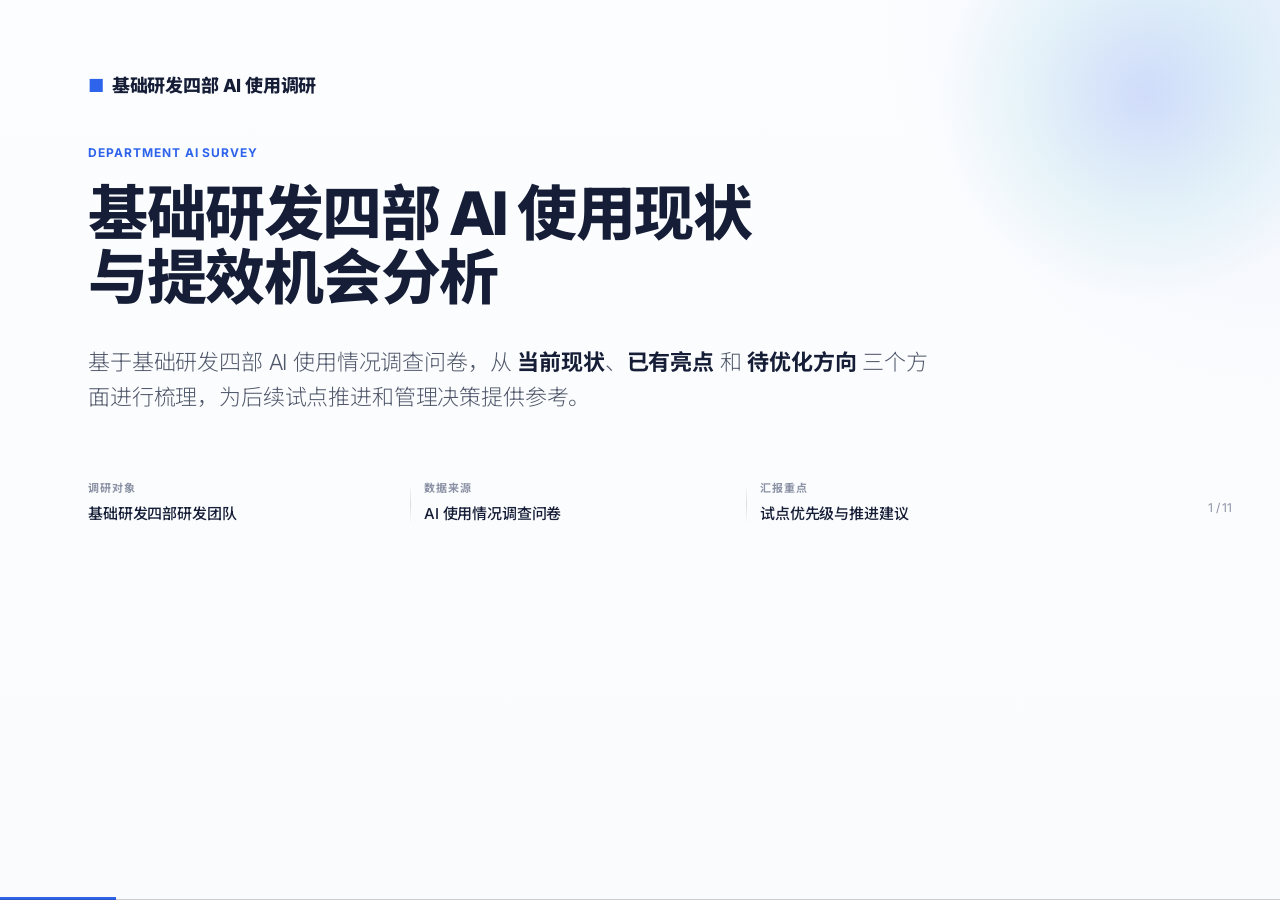
<file: decks/department-ai-survey-report/index.html>
<!DOCTYPE html>
<html lang="zh-CN">
<head>
<meta charset="utf-8">
<meta name="viewport" content="width=device-width,initial-scale=1">
<title>基础研发四部 AI 使用现状与提效机会分析</title>
<link rel="stylesheet" href="assets/fonts.css">
<link rel="stylesheet" href="assets/base.css">
<link rel="stylesheet" href="assets/animations/animations.css">
<link rel="stylesheet" href="style.css">
</head>
<body class="tpl-weekly-report">
<div class="deck">

  <section class="slide" data-title="封面" data-transition="cover">
    <div class="cover-head">
      <div class="logo">基础研发四部 AI 使用调研</div>
    </div>
    <p class="kicker" data-anim="fade-up">DEPARTMENT AI SURVEY</p>
    <h1 class="h1 mt-s" data-anim="fade-up">基础研发四部 AI 使用现状<br>与提效机会分析</h1>
    <p class="lede mt-m" data-anim="fade-up">基于基础研发四部 AI 使用情况调查问卷，从 <strong>当前现状</strong>、<strong>已有亮点</strong> 和 <strong>待优化方向</strong> 三个方面进行梳理，为后续试点推进和管理决策提供参考。</p>
    <div class="cover-meta mt-l" data-anim="fade-up">
      <div class="cover-meta-item">
        <span class="cover-meta-label">调研对象</span>
        <strong>基础研发四部研发团队</strong>
      </div>
      <div class="cover-meta-item">
        <span class="cover-meta-label">数据来源</span>
        <strong>AI 使用情况调查问卷</strong>
      </div>
      <div class="cover-meta-item">
        <span class="cover-meta-label">汇报重点</span>
        <strong>试点优先级与推进建议</strong>
      </div>
    </div>
    <div class="deck-footer"><span></span><span class="slide-number" data-current="1" data-total="11"></span></div>
    <aside class="notes">
      <p><strong>这一页先交代范围。</strong>今天这份汇报完全基于 4 月 15 日到 4 月 17 日回收的 14 份问卷，不做额外外推，所有结论都回到原始题目和开放题原话。</p>
      <p><strong>汇报重点有三件事。</strong>第一，团队现在到底怎么在用 AI；第二，哪些方向已经有共识，也已经出现了真实实践；第三，下一步最值得优先投入和优化什么。</p>
      <p><strong>因为样本几乎都来自内核 / C++ 研发，</strong>所以后面的结论主要服务于这类研发场景，尤其是旧代码理解、Bug 排查、重构和知识沉淀相关工作。</p>
    </aside>
  </section>

  <section class="slide" data-title="样本与判断" data-transition="glide">
    <p class="kicker">SAMPLE · HEADLINE</p>
    <h2 class="h2">样本结构与统计说明</h2>
    <div class="grid g4 mt-l" data-anim="stagger-list">
      <div class="kpi"><div class="label">有效答卷</div><div class="value">14</div><div class="delta flat">全部纳入统计</div></div>
      <div class="kpi good"><div class="label">纯内核 C++</div><div class="value">93%</div><div class="delta up">13 / 14</div></div>
      <div class="kpi"><div class="label">内核 & 前端</div><div class="value">7%</div><div class="delta flat">1 / 14</div></div>
      <div class="kpi"><div class="label">调研时间</div><div class="value">3天</div><div class="delta flat">04-15 至 04-17</div></div>
    </div>
    <div class="grid g2 mt-l" data-anim="fade-up">
      <div class="summary-card">
        <h3 class="h4">统计口径说明</h3>
        <ul class="clean-list">
          <li><strong>单选题</strong>按 14 份有效答卷统计，占比基于答卷总数。</li>
          <li><strong>多选题</strong>按选择人数统计，同一答卷可对应多个选项。</li>
          <li><strong>开放题</strong>只做观点归纳，不与选择题百分比直接比较。</li>
        </ul>
      </div>
      <div class="summary-card emphasis">
        <h3 class="h4">样本适用边界</h3>
        <ul class="clean-list">
          <li>本次结果主要反映 <strong>基础研发四部内核 / C++ 研发场景</strong>。</li>
          <li>更适用于 <strong>Bug 修复、旧代码维护、技术调研、性能优化</strong> 类问题判断。</li>
          <li>可作为后续 <strong>场景化试点</strong> 的一线样本依据。</li>
        </ul>
      </div>
    </div>
    <div class="deck-footer"><span>本页仅说明样本与统计规则，避免与后续题目结果混读</span><span class="slide-number" data-current="2" data-total="11"></span></div>
    <aside class="notes">
      <p><strong>这一页先把样本边界说清楚。</strong>14 份答卷里有 13 份来自纯内核 C++ 岗位，所以这份报告主要反映的是内核研发团队对 AI 的使用现状和真实诉求。</p>
      <p><strong>这里建议直接给出三个判断。</strong>第一，团队不是没在用 AI，而是已经开始用；第二，大家最关心的是看懂代码和理解上下文；第三，后续推进不要一开始铺太宽，而要围绕高频痛点做试点。</p>
      <p><strong>这三点其实已经奠定了后面整份报告的逻辑。</strong>接下来每一页，基本都是在给这三个判断补证据。</p>
    </aside>
  </section>

  <section class="slide" data-title="当前使用现状" data-transition="reveal">
    <p class="kicker">CURRENT STATE</p>
    <h2 class="h2">当前使用现状：已起步，但仍偏轻量</h2>
    <div class="grid g4 mt-l" data-anim="stagger-list">
      <div class="kpi"><div class="label">偶尔使用</div><div class="value">57%</div><div class="delta flat">8 / 14</div></div>
      <div class="kpi good"><div class="label">经常使用</div><div class="value">29%</div><div class="delta up">4 / 14</div></div>
      <div class="kpi good"><div class="label">已广泛用于 coding</div><div class="value">86%</div><div class="delta up">12 / 14</div></div>
      <div class="kpi"><div class="label">用于学习 / 办公</div><div class="value">36%</div><div class="delta flat">5 / 14</div></div>
    </div>
    <div class="grid g2 mt-l">
      <div class="summary-card" data-anim="fade-right">
        <h3 class="h4">单选题结果：使用频率</h3>
        <ul class="clean-list">
          <li><strong>偶尔使用</strong> 为主，占 57%，说明团队已开始接触但尚未形成高频习惯。</li>
          <li><strong>经常使用</strong> 占 29%，说明已有一部分同学进入稳定使用阶段。</li>
          <li><strong>基本没用过 / 了解但很少用</strong> 共 14%，说明完全空白用户占比不高。</li>
        </ul>
      </div>
      <div class="summary-card" data-anim="fade-left">
        <h3 class="h4">多选题结果：当前应用环节</h3>
        <ul class="clean-list">
          <li><strong>coding</strong> 是当前最主要的应用环节，覆盖代码生成、调试、走查、缺陷调研等。</li>
          <li><strong>学习 / 办公</strong> 与 <strong>文档理解 / 编写</strong> 也已有一定覆盖，但仍处于辅助角色。</li>
          <li>两类题目分别回答“<strong>使用频率</strong>”与“<strong>使用在哪些环节</strong>”，不作横向对比。</li>
        </ul>
      </div>
    </div>
    <div class="deck-footer"><span>本页同时包含单选题与多选题结果，分别用于说明频率与应用覆盖</span><span class="slide-number" data-current="3" data-total="11"></span></div>
    <aside class="notes">
      <p><strong>这里想表达的重点不是“大家会不会用”，而是“大家已经在用”。</strong>问卷里没有出现明显的排斥情绪，反而能看到不少实际应用，只是频率上以偶尔使用为主。</p>
      <p><strong>另一个关键信号是应用场景。</strong>目前最广泛的环节集中在 coding，说明 AI 已经进入研发主流程的边缘，而不只是聊天或者泛问答工具。</p>
      <p><strong>但从频率和分布看，团队还没有进入稳定高频阶段。</strong>所以当前最合适的推进方式，不是要求所有人都立刻深度使用，而是先把最有价值的几个场景做深。</p>
    </aside>
  </section>

  <section class="slide" data-title="日常实践" data-transition="cards">
    <p class="kicker">REAL PRACTICE</p>
    <h2 class="h2">AI 已经进入部分日常工作，且已有真实实践</h2>
    <div class="practice-grid mt-l">
      <div class="practice-card" data-anim="page-turn-3d">
        <span class="pill">Coding 场景</span>
        <h3 class="h4">已经在做的事情</h3>
        <ul class="clean-list compact">
          <li>生成注释</li>
          <li>调研老代码、走查代码</li>
          <li>编写代码之后让 AI 优化</li>
          <li>算法代码分析</li>
          <li>解析代码逻辑，查找相关算法</li>
        </ul>
      </div>
      <div class="practice-card" data-anim="perspective-zoom" style="--anim-dur:.85s">
        <span class="pill">文档场景</span>
        <h3 class="h4">已经在做的事情</h3>
        <ul class="clean-list compact">
          <li>让 AI 优化表述</li>
          <li>辅助需求文档和说明文案的整理</li>
          <li>补充和整理说明性文本</li>
        </ul>
      </div>
      <div class="practice-card" data-anim="card-flip-3d" style="--anim-dur:1s">
        <span class="pill">学习 / 办公</span>
        <h3 class="h4">已经在做的事情</h3>
        <ul class="clean-list compact">
          <li>翻译和查专业问题</li>
          <li>问代码知识、语法知识</li>
          <li>学习新知识和快速检索资料</li>
        </ul>
      </div>
    </div>
    <div class="takeaway mt-l">
      <strong>结论：</strong>团队并不缺尝试意愿，当前更需要把这些分散的个人实践沉淀成可复制的方法和场景方案。
    </div>
    <div class="deck-footer"><span>问卷中的开放题已经给出了不少“可落地小场景”</span><span class="slide-number" data-current="4" data-total="11"></span></div>
    <aside class="notes">
      <p><strong>这一页建议把“实践感”讲出来。</strong>因为管理层最容易担心的一点，是这是不是只是大家口头上觉得 AI 有用。但从开放题能看到，很多同学已经把 AI 用在具体工作动作里了。</p>
      <p><strong>这些实践目前有一个共同特点：</strong>都比较轻、比较快，通常是个人自发使用，比如生成注释、走查老代码、优化表述、问技术问题。</p>
      <p><strong>这也是一个机会点。</strong>说明团队已经帮我们验证了一批小场景，接下来并不是从零设计，而是把这些分散经验系统化、工具化、团队化。</p>
    </aside>
  </section>

  <section class="slide" data-title="工作重心与时间消耗" data-transition="analytics">
    <p class="kicker">WORKLOAD · TIME COST</p>
    <h2 class="h2">当前工作重心，决定了 AI 需求会集中在理解与排障</h2>
    <div class="grid g2 mt-l">
      <div class="bar-panel" data-anim="fade-right">
        <div class="row" style="justify-content:space-between"><h3 class="h4">日常投入时间较多的工作</h3><span class="pill">按选择人数统计</span></div>
        <div class="bar-list">
          <div class="bar-row"><div class="label">Bug 修复(Win 环境)</div><div class="bar-track"><div class="bar-fill" style="--w:93%"></div></div><div class="value">13 / 14</div></div>
          <div class="bar-row"><div class="label">新功能开发</div><div class="bar-track"><div class="bar-fill" style="--w:43%"></div></div><div class="value">6 / 14</div></div>
          <div class="bar-row"><div class="label">重构和维护老代码</div><div class="bar-track"><div class="bar-fill" style="--w:43%"></div></div><div class="value">6 / 14</div></div>
          <div class="bar-row"><div class="label">技术调研</div><div class="bar-track"><div class="bar-fill" style="--w:36%"></div></div><div class="value">5 / 14</div></div>
          <div class="bar-row"><div class="label">性能优化</div><div class="bar-track"><div class="bar-fill" style="--w:36%"></div></div><div class="value">5 / 14</div></div>
        </div>
      </div>
      <div class="bar-panel" data-anim="fade-left">
        <div class="row" style="justify-content:space-between"><h3 class="h4">最希望 AI 节省的时间</h3><span class="pill">单选题结果</span></div>
        <div class="bar-list">
          <div class="bar-row"><div class="label">机械性编码时间</div><div class="bar-track"><div class="bar-fill accent-2" style="--w:36%"></div></div><div class="value">5 / 14</div></div>
          <div class="bar-row"><div class="label">查资料和知识检索时间</div><div class="bar-track"><div class="bar-fill accent-2" style="--w:21%"></div></div><div class="value">3 / 14</div></div>
          <div class="bar-row"><div class="label">写测试时间</div><div class="bar-track"><div class="bar-fill accent-2" style="--w:14%"></div></div><div class="value">2 / 14</div></div>
          <div class="bar-row"><div class="label">排查问题时间</div><div class="bar-track"><div class="bar-fill accent-2" style="--w:14%"></div></div><div class="value">2 / 14</div></div>
          <div class="bar-row"><div class="label">阅读代码时间</div><div class="bar-track"><div class="bar-fill accent-2" style="--w:14%"></div></div><div class="value">2 / 14</div></div>
        </div>
      </div>
    </div>
    <div class="takeaway mt-l">
      <strong>结论：</strong>团队的核心压力主要来自 Bug 修复、旧代码维护和技术理解，因此大家最需要的不是泛化回答，而是能直接降低理解成本、排障成本和重复劳动成本的 AI 能力。
    </div>
    <div class="deck-footer"><span>左侧为多选题，右侧为单选题，两者共同说明工作压力与节时诉求</span><span class="slide-number" data-current="5" data-total="11"></span></div>
    <aside class="notes">
      <p><strong>这一页是把“工作背景”和“AI 诉求”连起来讲。</strong>问卷显示，大家日常投入时间最多的是 Bug 修复，其次是新功能开发、旧代码维护、技术调研和性能优化。</p>
      <p><strong>这类工作有一个共同点，</strong>就是对上下文理解、问题定位和经验判断的要求都很高。所以大家想让 AI 节省的，不只是写代码的时间，还包括查资料、写测试、排查问题和阅读代码的时间。</p>
      <p><strong>这也是为什么后面的优先需求会集中在代码理解和排障。</strong>这不是偶然，而是由当前工作结构决定的。</p>
    </aside>
  </section>

  <section class="slide" data-title="需求优先级" data-transition="spotlight">
    <p class="kicker">DEMAND LANDSCAPE</p>
    <h2 class="h2">同口径看需求优先级：代码理解最突出</h2>
    <div class="bar-panel mt-l" data-anim="spotlight">
      <div class="row" style="justify-content:space-between"><h3 class="h4">最希望 AI 助力提效的环节</h3><span class="pill">多选题 · Top 6</span></div>
      <div class="bar-list">
        <div class="bar-row"><div class="label">阅读和解释陌生代码</div><div class="bar-track"><div class="bar-fill" style="--w:100%"></div></div><div class="value">14 / 14</div></div>
        <div class="bar-row"><div class="label">根据需求生成代码骨架</div><div class="bar-track"><div class="bar-fill" style="--w:64%"></div></div><div class="value">9 / 14</div></div>
        <div class="bar-row"><div class="label">代码重构建议</div><div class="bar-track"><div class="bar-fill" style="--w:57%"></div></div><div class="value">8 / 14</div></div>
        <div class="bar-row"><div class="label">文档 / 注释生成</div><div class="bar-track"><div class="bar-fill" style="--w:36%"></div></div><div class="value">5 / 14</div></div>
        <div class="bar-row"><div class="label">问题定位与日志定位</div><div class="bar-track"><div class="bar-fill" style="--w:36%"></div></div><div class="value">5 / 14</div></div>
        <div class="bar-row"><div class="label">代码调试辅助</div><div class="bar-track"><div class="bar-fill" style="--w:29%"></div></div><div class="value">4 / 14</div></div>
      </div>
    </div>
    <div class="priority-grid mt-l" data-anim="stagger-list">
      <div class="priority-card"><div class="rank">01</div><h3 class="h4">阅读和解释陌生代码</h3><p>若只能优先落地 3 个场景，该项获得 12 / 14 选择，占 86%。</p></div>
      <div class="priority-card"><div class="rank">02</div><h3 class="h4">代码重构建议</h3><p>获得 8 / 14 选择，占 57%，说明大家希望 AI 帮忙优化而不是盲目替代。</p></div>
      <div class="priority-card"><div class="rank">03</div><h3 class="h4">根据需求生成代码骨架</h3><p>获得 5 / 14 选择，占 36%，更适合作为规则明确的提效场景。</p></div>
    </div>
    <div class="deck-footer"><span>左侧为多选题，右侧为“最多选择 3 项”的优先级题，均用于判断需求排序</span><span class="slide-number" data-current="6" data-total="11"></span></div>
    <aside class="notes">
      <p><strong>这一页是整份报告最关键的一页。</strong>如果经理只记住一个结论，我建议就是这页的标题：最强需求不是“多写代码”，而是“看懂代码”。</p>
      <p><strong>数据非常集中。</strong>在“最希望 AI 助力提效”的题目里，阅读和解释陌生代码是 14 个人全部选择；在“只能优先落地 3 个场景”的题目里，它依然是第一。</p>
      <p><strong>这说明后续试点范围其实已经很清楚。</strong>先把代码理解、重构建议、骨架生成这三个方向做好，比一开始铺很多零散能力更有价值。</p>
    </aside>
  </section>

  <section class="slide" data-title="做得好的方向" data-transition="quotes">
    <p class="kicker">WHAT IS ALREADY WORKING</p>
    <h2 class="h2">已有推进基础：以开放题和综合反馈为主</h2>
    <div class="grid g2 mt-l">
      <div class="summary-stack" data-anim="fade-right">
        <div class="summary-card">
          <h3 class="h4">方向已经很清晰</h3>
          <p class="dim">开放题里反复出现的关键词，是看懂旧功能、梳理框架、分析老算法、解析原始代码逻辑。</p>
        </div>
        <div class="summary-card">
          <h3 class="h4">接入方式高度统一</h3>
          <p class="dim">从问卷整体反馈看，团队更偏好通过 IDE 插件接入，工具形态分歧较小。</p>
        </div>
        <div class="summary-card">
          <h3 class="h4">试点基础较好</h3>
          <p class="dim">从参与意愿看，整体态度偏开放，适合先做小范围场景化试点再逐步推广。</p>
        </div>
      </div>
      <div class="quote-grid" data-anim="stagger-list">
        <div class="quote-card"><p>帮助看懂旧功能，梳理其框架</p><span>开放题原话</span></div>
        <div class="quote-card"><p>帮助看懂老算法代码</p><span>开放题原话</span></div>
        <div class="quote-card"><p>结合上下文解析原始代码</p><span>开放题原话</span></div>
        <div class="quote-card"><p>排查性能问题并给出方案</p><span>开放题原话</span></div>
      </div>
    </div>
    <div class="takeaway mt-l">
      <strong>结论：</strong>本页不再重复前述统计结果，重点说明开放题和综合反馈中已经显现出的共识方向，为后续试点选择提供定性依据。
    </div>
    <div class="deck-footer"><span>本页以开放题与综合反馈为主，不与前页统计结果直接比较</span><span class="slide-number" data-current="7" data-total="11"></span></div>
    <aside class="notes">
      <p><strong>这一页建议从“为什么现在适合推进”这个角度来讲。</strong>因为问卷不只是告诉我们大家想要什么，还告诉我们哪些方向已经形成共识，哪些形态更容易被接受。</p>
      <p><strong>这里可以重点强调两点。</strong>第一，方向已经很清晰，开放题里大量问题都围绕旧代码理解和逻辑梳理；第二，工具入口也已经清晰，IDE 插件几乎是一边倒的偏好。</p>
      <p><strong>再加上试点意愿本身不低，</strong>所以从推进时机看，现在做小范围场景化试点是合适的。</p>
    </aside>
  </section>

  <section class="slide" data-title="亟待优化" data-transition="alert">
    <p class="kicker">KEY GAPS</p>
    <h2 class="h2">亟待增强和优化的地方：主矛盾在可信度，不在入口</h2>
    <div class="grid g2 mt-l">
      <div data-anim="fade-right">
        <div class="blocker">
          <h4>不理解业务上下文 · 10 / 14（71%）</h4>
          <p>这是当前最突出的顾虑。说明如果 AI 无法结合代码库、模块职责和业务背景，就很难真正进入研发主流程。</p>
          <div class="meta">需要补足：代码上下文、模块说明、内部知识</div>
        </div>
        <div class="blocker">
          <h4>结果不准确 · 9 / 14（64%）</h4>
          <p>团队担心答案看起来“像对的”，但并不可靠，因此更适合先在可校验、可回溯的场景中推进。</p>
          <div class="meta">建议优先：代码理解、注释生成、骨架生成等可验证任务</div>
        </div>
        <div class="blocker">
          <h4>容易误导排查方向 · 8 / 14（57%）</h4>
          <p>在 Bug 排查和问题定位场景里，一旦误导方向，时间成本可能比不用 AI 更高。</p>
          <div class="meta">需要机制：人审、交叉验证、结果留痕</div>
        </div>
      </div>
      <div class="summary-stack" data-anim="fade-left">
        <div class="summary-card">
          <h3 class="h4">次级顾虑</h3>
          <ul class="clean-list">
            <li>学习成本高：4 / 14（29%）</li>
            <li>生成代码质量不稳定：4 / 14（29%）</li>
            <li>责任边界不清、接入使用麻烦：各 1 / 14</li>
          </ul>
        </div>
        <div class="summary-card emphasis">
          <h3 class="h4">管理层可抓的重点</h3>
          <ul class="clean-list">
            <li>先补 <strong>上下文</strong>，不要只给一个通用聊天入口。</li>
            <li>先做 <strong>可信场景</strong>，不要一开始押重度自动化排障。</li>
            <li>给出 <strong>使用规范</strong>，让 AI 输出能被复核、能被追踪。</li>
          </ul>
        </div>
      </div>
    </div>
    <div class="deck-footer"><span>当前真正制约推广的不是“有没有工具”，而是“能不能信”</span><span class="slide-number" data-current="8" data-total="11"></span></div>
    <aside class="notes">
      <p><strong>这一页建议明确告诉经理层，当前最大的阻碍不是入口问题。</strong>从问卷看，大家并不排斥使用，也不缺工具入口，真正的问题是输出是否可靠。</p>
      <p><strong>三个高频顾虑连起来其实是一件事：</strong>不理解上下文，导致结果不够准，进一步就可能误导排查方向。所以主矛盾本质上是可信度问题。</p>
      <p><strong>这也决定了推进策略。</strong>我们应该优先做那些更容易校验、更容易积累上下文的场景，而不是一开始就让 AI 在高风险排障场景里“自主发挥”。</p>
    </aside>
  </section>

  <section class="slide" data-title="建议与下一步" data-transition="finale">
    <p class="kicker">RECOMMENDATION · NEXT STEP</p>
    <h2 class="h2">围绕旧代码理解，建议先做小范围试点</h2>
    <div class="mt-l" style="max-width:1040px" data-anim="stagger-list">
      <div class="next-row"><div class="owner">试点 1</div><div class="task"><b>文件 / 函数级旧代码解释</b><span>先解决“这段代码在做什么、输入输出是什么、关键分支是什么”这类最基础但最高频的问题</span></div></div>
      <div class="next-row"><div class="owner">试点 2</div><div class="task"><b>模块摘要 + 调用链梳理</b><span>帮助研发快速看懂老功能从哪里进来、依赖谁、影响谁，降低接手和排查成本</span></div></div>
      <div class="next-row"><div class="owner">试点 3</div><div class="task"><b>常见故障点与风险提示</b><span>围绕老模块沉淀错误现象、优先排查点和常见误判，辅助做问题定位而不是直接改代码</span></div></div>
      <div class="next-row"><div class="owner">接入</div><div class="task"><b>优先走 IDE 插件</b><span>结合问卷反馈，这一入口更贴近日常研发工作流，也更容易推动落地</span></div></div>
      <div class="next-row"><div class="owner">衡量</div><div class="task"><b>看读码耗时、交接效率、定位速度</b><span>不以“调用次数”作为唯一指标，而看是否真正降低理解旧代码和接手老模块的成本</span></div></div>
    </div>
    <div class="closing-card mt-l" data-anim="zoom-pop">
      <p class="closing-title">承接后续两页</p>
      <p class="closing-text">如果下一阶段聚焦 <strong>旧代码理解</strong>，那后面真正要回答的就是两件事：<strong>当前阶段为什么要先做知识库地基</strong>，以及 <strong>这个知识库要怎么做成基础可用</strong>。</p>
    </div>
    <div class="deck-footer"><span>这一页提出方向，后两页展开回答“具体怎么落地”</span><span class="slide-number" data-current="9" data-total="11"></span></div>
    <aside class="notes">
      <p><strong>这一页不要当成整份汇报的终点，</strong>而要当成一个承接页。前面我们已经说明了为什么旧代码理解最值得优先做，这一页就是把方向先收出来。</p>
      <p><strong>这里的 3 个试点建议也尽量聚焦。</strong>第一步先解决文件和函数级解释，第二步做模块摘要和调用链梳理，第三步再进入常见故障点和风险提示。</p>
      <p><strong>这样后面两页就顺了。</strong>第十页先说明为什么当前阶段不宜先做 Agent，而应先做知识库地基；第十一页再展开这个知识库到底要准备什么、怎么开始做。</p>
    </aside>
  </section>

  <section class="slide" data-title="当前阶段判断" data-transition="reveal">
    <p class="kicker">STAGE JUDGMENT</p>
    <h2 class="h2">当前阶段更适合先做知识库地基，而不是先做 Agent</h2>
    <div class="grid g2 mt-l">
      <div class="summary-stack" data-anim="fade-right">
        <div class="summary-card">
          <h3 class="h4">为什么当前不宜把重点放在 Agent 上</h3>
          <ul class="clean-list">
            <li>目前缺少专门开发 Agent 的人力和持续维护能力，直接上复杂编排风险较高。</li>
            <li>如果没有模块知识、错误经验和历史证据，Agent 只能做表面解释，很难真正看懂老代码。</li>
            <li>在老旧代码场景里，决定效果的往往不是“壳子”，而是背后的上下文质量。</li>
          </ul>
        </div>
        <div class="summary-card">
          <h3 class="h4">当前阶段更现实的目标</h3>
          <ul class="clean-list">
            <li>先把旧代码相关知识整理成 <strong>可检索、可更新、可被模型消费</strong> 的内部知识库。</li>
            <li>先支持“问得到、查得到、解释得出来”，再考虑复杂的自动编排和多 Agent。</li>
            <li>先把最痛的 1 到 2 个老模块梳理清楚，比一开始铺全局平台更务实。</li>
          </ul>
        </div>
      </div>
      <div class="summary-stack" data-anim="fade-left">
        <div class="summary-card emphasis">
          <h3 class="h4">结合现有条件，最小可行路径已经具备</h3>
          <ul class="clean-list">
            <li><strong>环境：</strong>Win10 + 纯内网，天然适合走内网知识库方案。</li>
            <li><strong>模型：</strong>已有 OpenAI 格式自部署模型，可直接作为问答和总结能力底座。</li>
            <li><strong>入口：</strong>前期不必自研复杂 Agent 平台，先用简单终端 / IDE 查询入口即可。</li>
          </ul>
        </div>
        <div class="summary-card">
          <h3 class="h4">当前阶段真正要先做出来的能力</h3>
          <ul class="clean-list">
            <li>模块职责、关键流程、常见故障、历史改动这些信息能被问到、查到、引用到。</li>
            <li>现有模型基于知识库先完成解释、摘要、问答、候选推断等轻量能力。</li>
            <li>等知识库足够可用后，再决定是否值得往 Agent 和自动化方向继续投入。</li>
          </ul>
        </div>
      </div>
    </div>
    <div class="takeaway mt-l">
      <strong>结论：</strong>对当前阶段来说，最优解不是先做一个复杂 Agent，而是先把 <strong>旧代码知识库</strong> 做成可用地基，再让现有模型基于这层地基发挥作用。
    </div>
    <div class="deck-footer"><span>这一页回答“为什么当前阶段要先做知识库地基”</span><span class="slide-number" data-current="10" data-total="11"></span></div>
    <aside class="notes">
      <p><strong>这一页的核心不是否定 Agent，</strong>而是说明在当前人力和阶段下，先做 Agent 并不是最优投入方向。</p>
      <p><strong>如果领导追问为什么，</strong>就直接讲两点：第一，没有足够知识底座时，Agent 只是外壳；第二，复杂编排需要持续投入，而你们当前更缺的是老代码上下文本身。</p>
      <p><strong>所以这一页要得出的结论是：</strong>先把知识库地基做出来，用现有模型把解释、摘要、问答先跑通，后面再评估是否值得继续做 Agent。</p>
    </aside>
  </section>

  <section class="slide" data-title="知识底座准备什么" data-transition="finale">
    <p class="kicker">KNOWLEDGE BASE</p>
    <h2 class="h2">现阶段更值得投入的事：把旧代码知识库做成基础可用</h2>
    <div class="grid g2 mt-l">
      <div class="summary-stack" data-anim="fade-right">
        <div class="summary-card">
          <h3 class="h4">必须先准备的 4 类资产</h3>
          <ul class="clean-list">
            <li><strong>模块地图：</strong>目录范围、职责、入口、关键结构、上下游依赖。</li>
            <li><strong>代码层级结构：</strong>接口层、流程层、算法层、适配层、配置层、日志层。</li>
            <li><strong>常见错误点清单：</strong>错误现象、触发条件、先看哪里、常见误判、修复注意事项。</li>
            <li><strong>历史证据：</strong>git 变更、相似实现、旧版行为、配置差异、典型日志。</li>
          </ul>
        </div>
        <div class="summary-card emphasis">
          <h3 class="h4">为什么这些东西必须要有</h3>
          <ul class="clean-list">
            <li>老代码的设计意图往往已经不在“人”那里，而散落在代码结构和历史痕迹里。</li>
            <li>AI 只有拿到这些结构化上下文，才有可能从“解释代码”升级到“推断意图”。</li>
            <li>这不是写文档，而是在建设 <strong>AI 可消费的工程上下文</strong>。</li>
          </ul>
        </div>
      </div>
      <div class="summary-stack" data-anim="fade-left">
        <div class="summary-card">
          <h3 class="h4">建议的数据结构长什么样</h3>
          <ul class="clean-list">
            <li><strong>模块卡：</strong>模块职责、关键入口、核心流程、关键配置、主要风险点。</li>
            <li><strong>错误卡：</strong>现象、日志、错误码、优先排查文件、常见根因、误判点。</li>
            <li><strong>流程卡：</strong>某功能从入口到输出的关键路径与关键节点。</li>
            <li><strong>配置卡：</strong>宏开关、环境差异、行为分叉点。</li>
          </ul>
        </div>
        <div class="summary-card">
          <h3 class="h4">建议怎么开始，并为后续演进预留空间</h3>
          <ul class="clean-list">
            <li>先挑 <strong>1-2 个老模块</strong>，围绕代码理解和常见故障做试点。</li>
            <li>优先补 <strong>最常接手、最常排障、最晦涩</strong> 的区域。</li>
            <li>第一阶段先用 <strong>简单终端 / IDE 查询入口 + 现有模型</strong> 完成问答、解释、摘要等轻量能力。</li>
            <li>每次读码、排障、重构结束后，把结论反向沉淀为模块卡和错误卡。</li>
            <li>等知识库足够稳定后，再评估是否值得演进到 <strong>终端 + Agent</strong> 的代码理解工作台。</li>
          </ul>
        </div>
      </div>
    </div>
    <div class="closing-card mt-l" data-anim="zoom-pop">
      <p class="closing-title">补充建议</p>
      <p class="closing-text">对你们来说，当前最务实的目标不是“大而全”，而是先梳理出一个 <strong>基本可用的旧代码知识库</strong>；这层地基稳定后，再逐步演进到 <strong>终端 + 模型 + Agent</strong> 的代码理解工作台，会更稳、更可落地。</p>
    </div>
    <div class="deck-footer"><span>这一页回答“这个知识库具体该准备什么、怎么开始做”</span><span class="slide-number" data-current="11" data-total="11"></span></div>
    <aside class="notes">
      <p><strong>这一页就是把“地基”讲实。</strong>既然当前阶段决定先不做复杂 Agent，那这一页就要明确告诉领导，知识库不是泛泛写文档，而是要沉淀哪些具体资产。</p>
      <p><strong>建议直接说 4 类：</strong>模块地图、代码层级结构、常见错误点清单、历史证据。再补一句，这些是为了让现有模型能真正围绕老代码做解释和推断。</p>
      <p><strong>同时把后续方向也留住。</strong>可以明确讲，终端和 Agent 不是不要做，而是放在下一阶段：等知识库基础可用后，再往代码考古 Agent、调用链 Agent、故障经验 Agent 这些能力演进。</p>
    </aside>
  </section>

</div>
<script src="assets/runtime.js"></script>
</body>
</html>
</file>
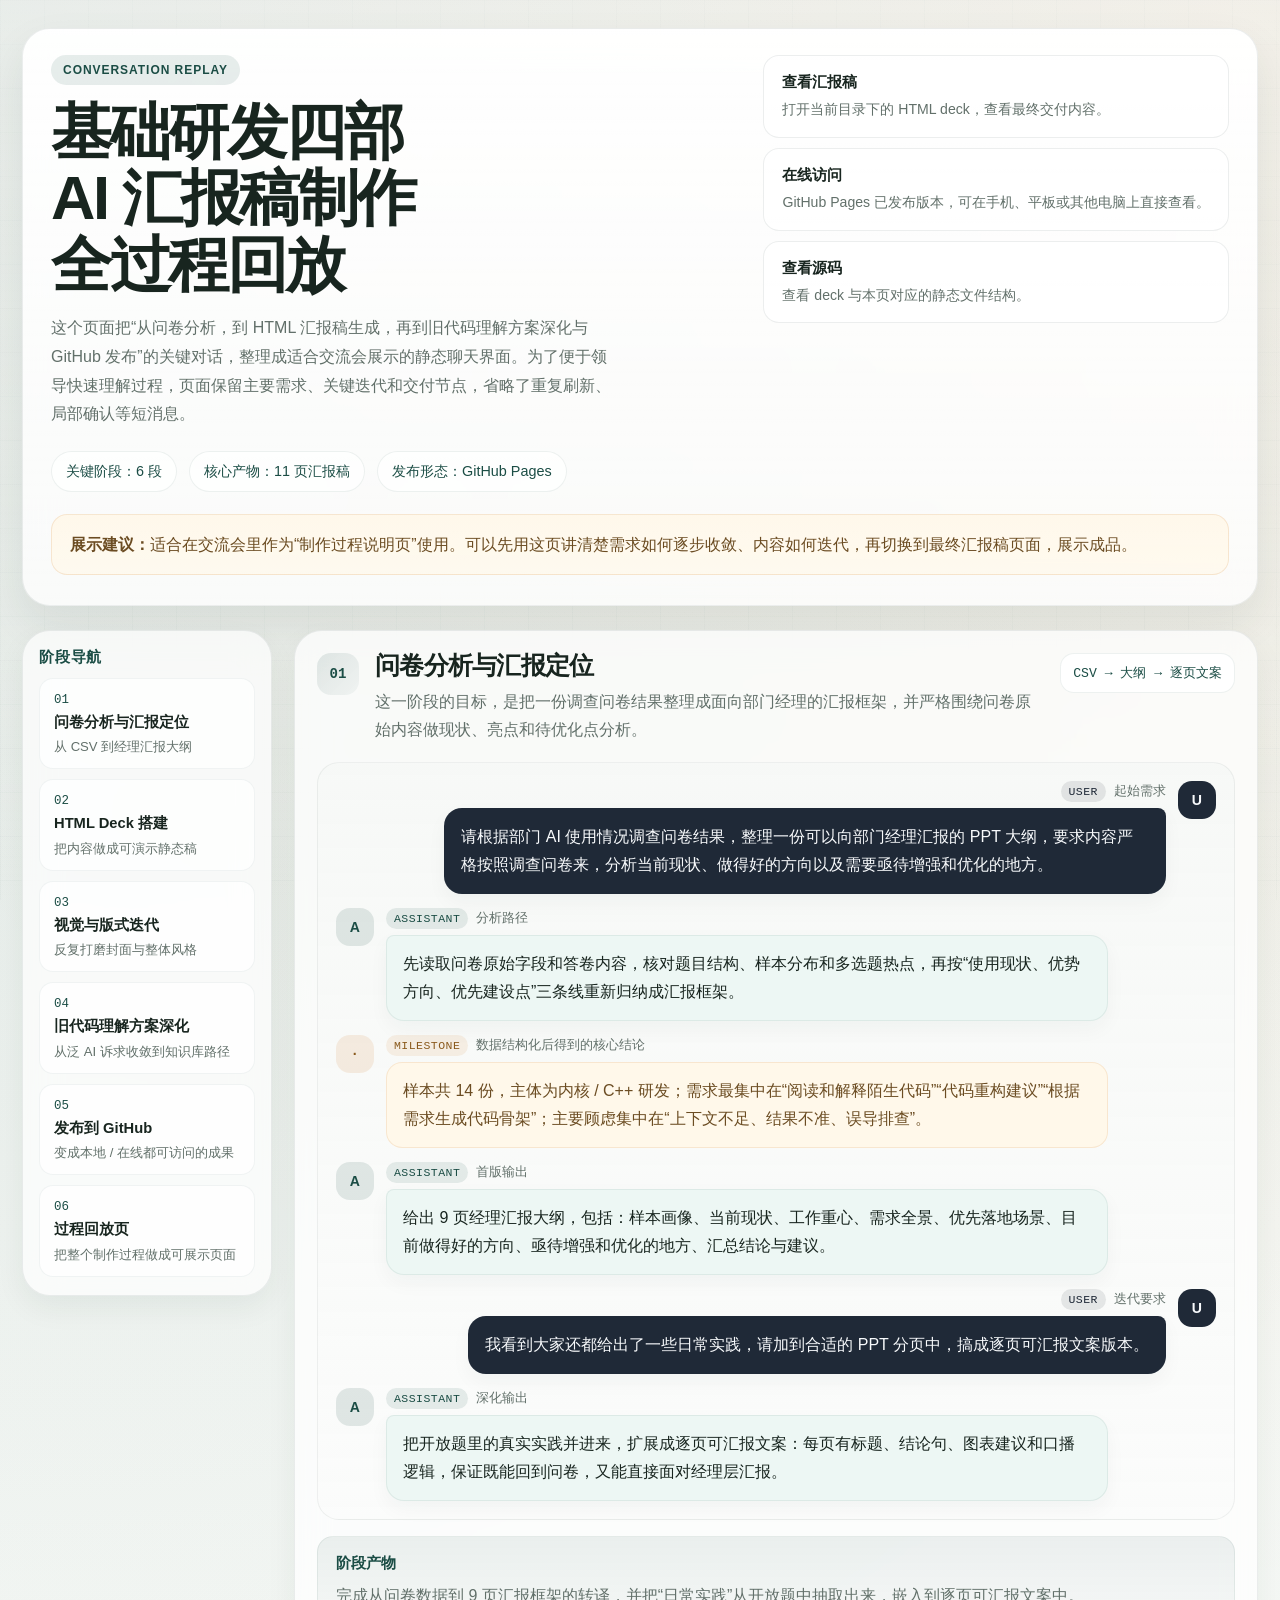
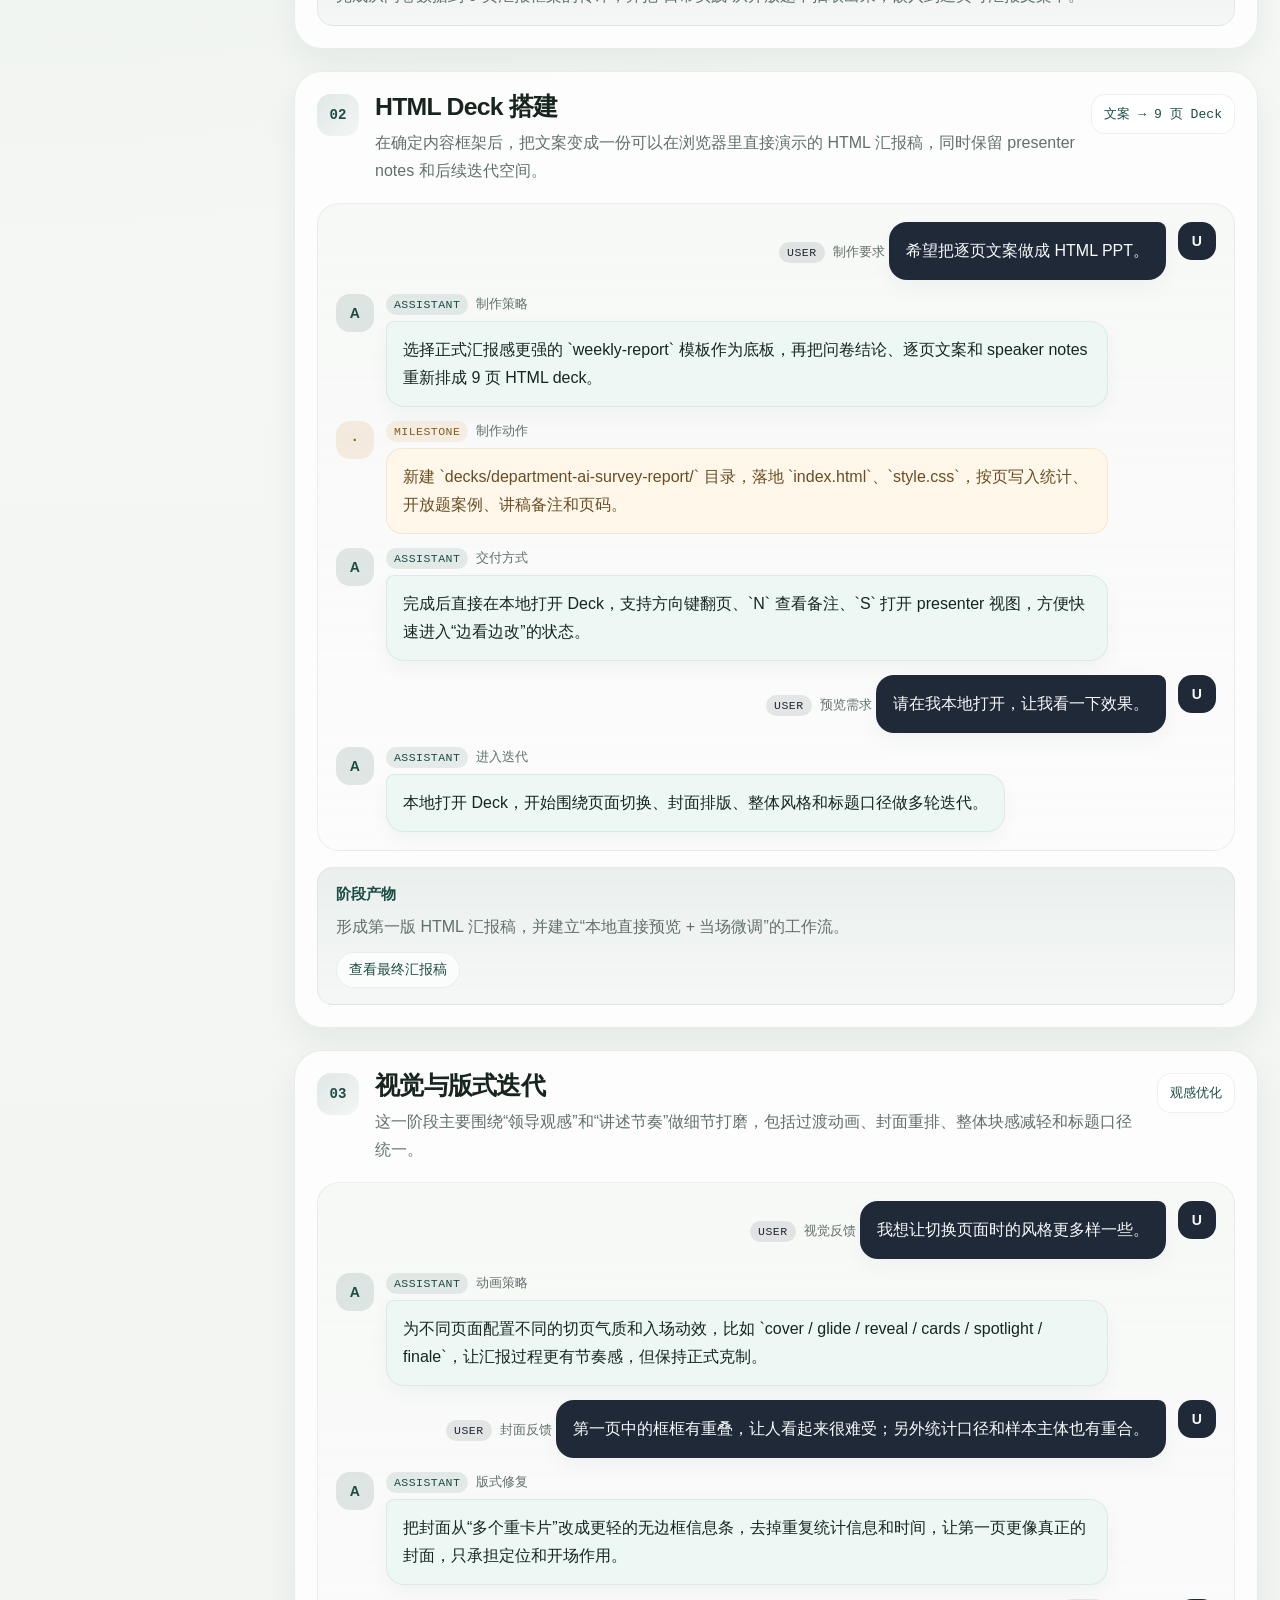
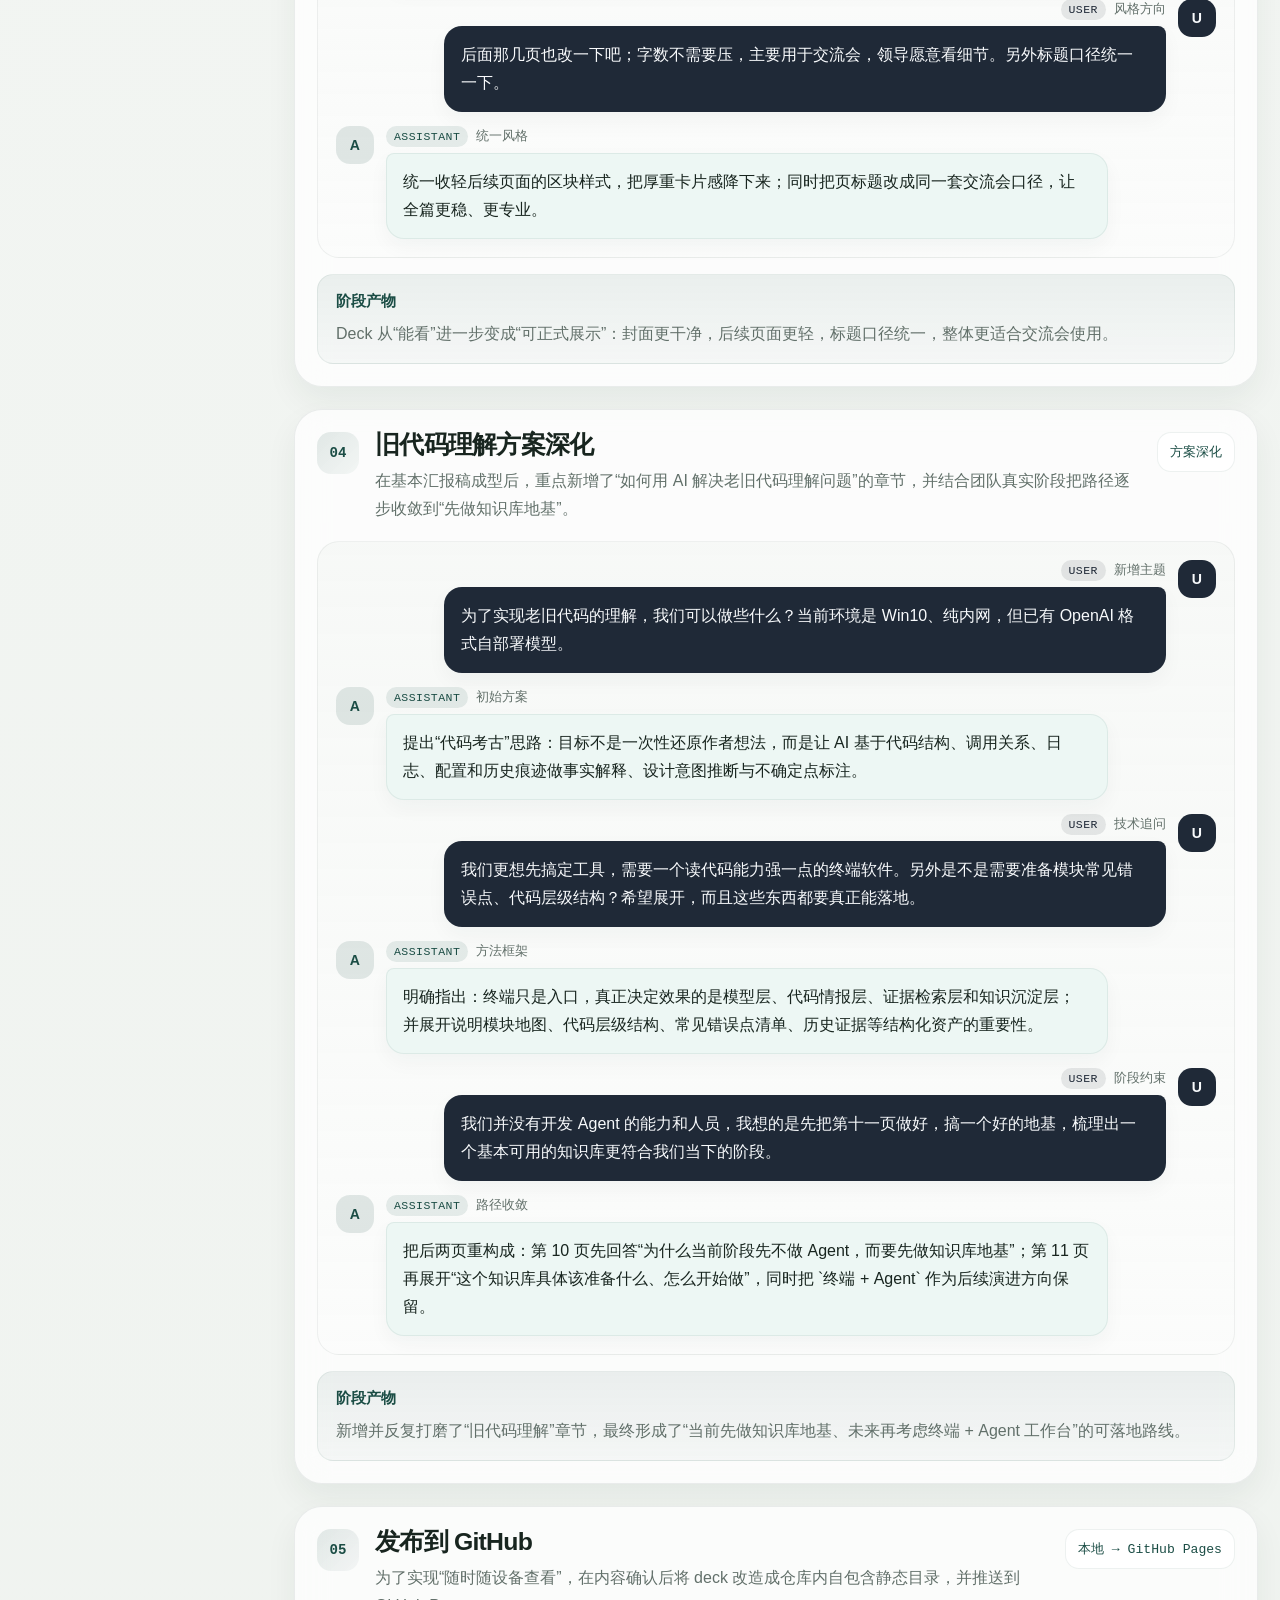
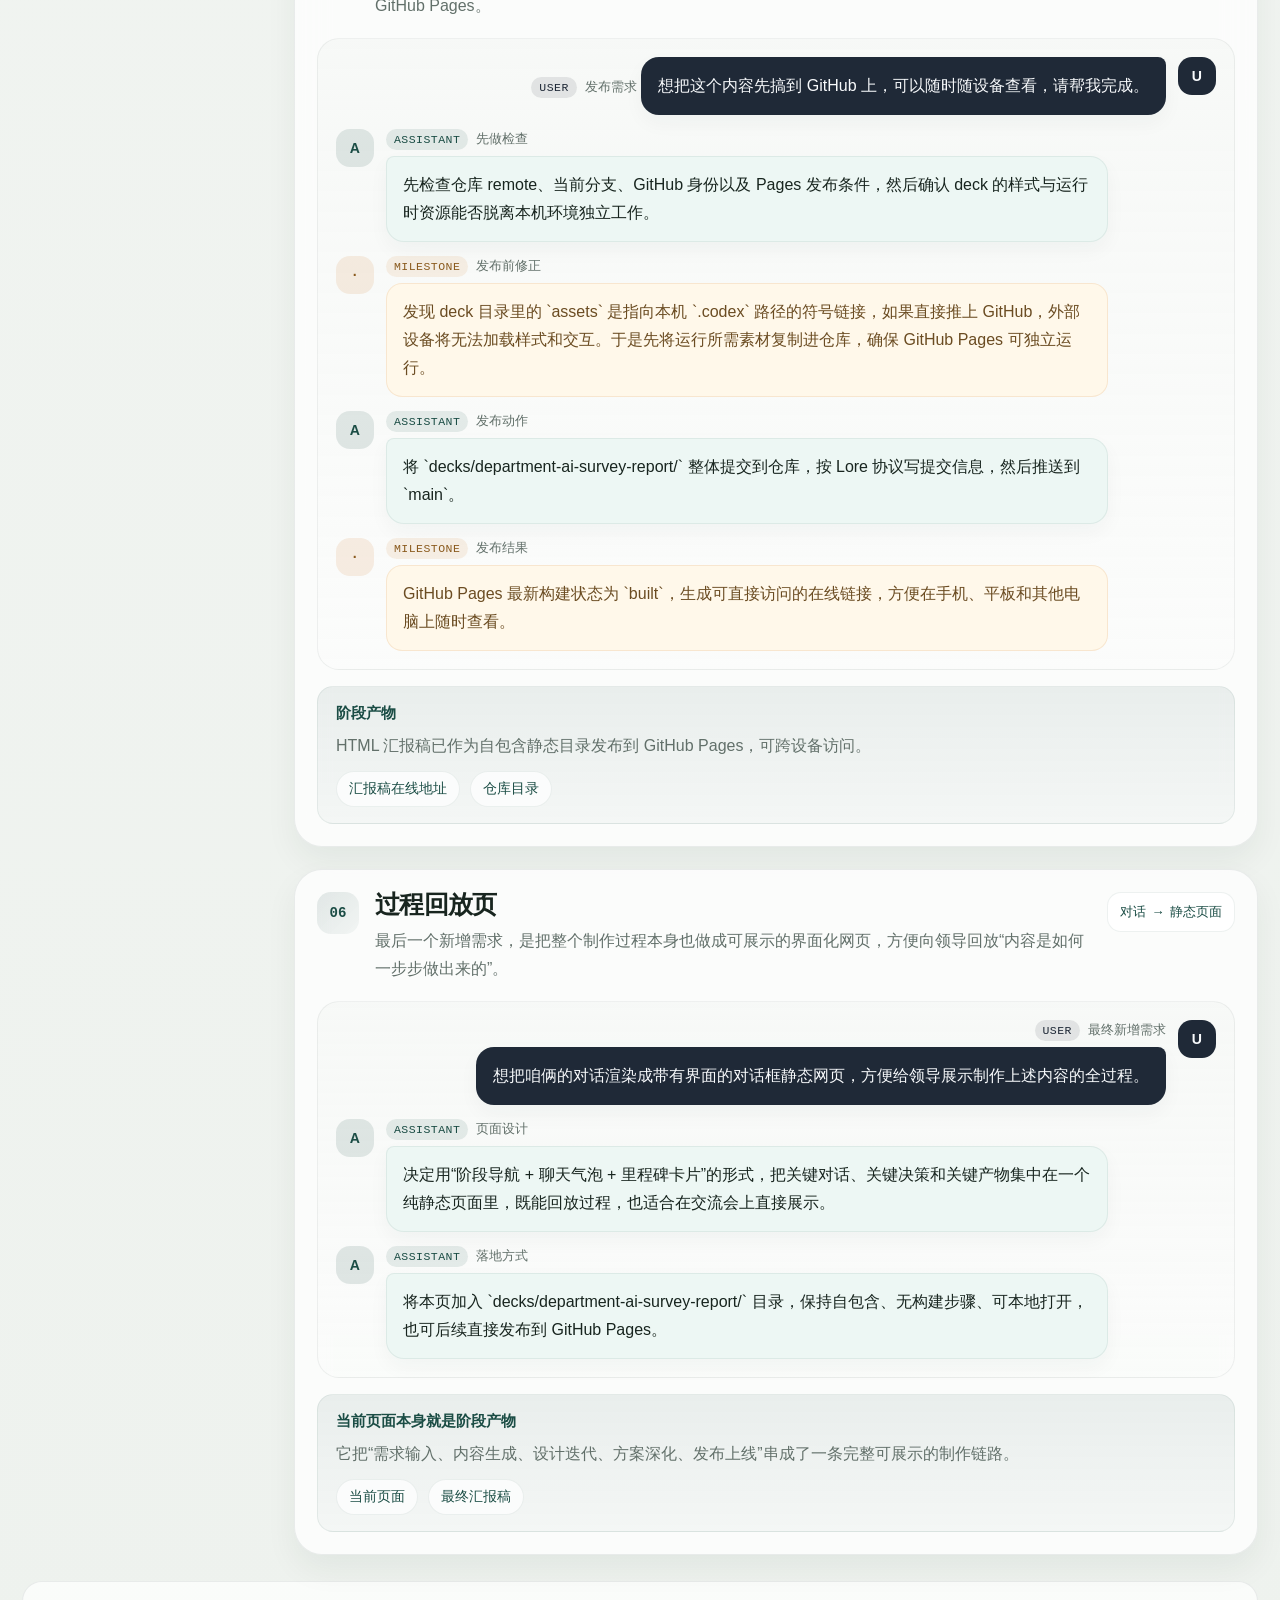
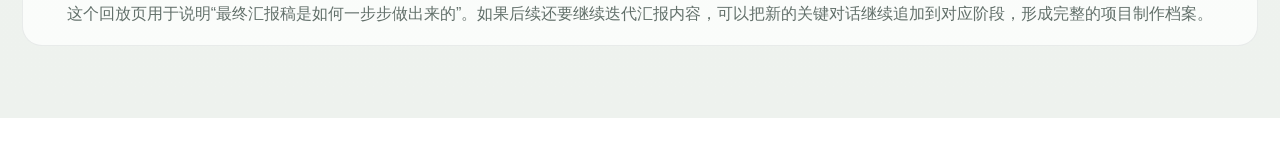
<file: decks/department-ai-survey-report/process-replay.html>
<!DOCTYPE html>
<html lang="zh-CN">
<head>
  <meta charset="UTF-8">
  <meta name="viewport" content="width=device-width, initial-scale=1.0">
  <title>基础研发四部 AI 汇报稿制作过程回放</title>
  <meta name="description" content="以静态对话页面回放基础研发四部 AI 使用调研汇报稿的制作全过程，包含问卷分析、PPT 搭建、页面迭代、旧代码理解方案深化与 GitHub 发布。">
  <meta name="theme-color" content="#1b4d45">
  <style>
    :root {
      --bg: #f4f6f3;
      --bg-soft: #fbfcfa;
      --panel: rgba(255, 255, 255, 0.78);
      --panel-strong: rgba(255, 255, 255, 0.92);
      --line: rgba(20, 45, 39, 0.08);
      --line-strong: rgba(20, 45, 39, 0.18);
      --ink: #18251f;
      --muted: #62706a;
      --brand: #1b4d45;
      --brand-soft: rgba(27, 77, 69, 0.1);
      --user: #1f2937;
      --assistant: #edf7f4;
      --note: #fff8ea;
      --accent: #d48a42;
      --shadow: 0 18px 42px rgba(20, 45, 39, 0.08);
      --radius-xl: 28px;
      --radius-lg: 20px;
      --radius-md: 16px;
      --radius-sm: 12px;
      --sans: "Avenir Next", "PingFang SC", "Noto Sans SC", "Segoe UI", sans-serif;
      --mono: "SFMono-Regular", "SF Mono", "JetBrains Mono", "Consolas", monospace;
    }

    * { box-sizing: border-box; }

    html { scroll-behavior: smooth; }

    body {
      margin: 0;
      font-family: var(--sans);
      color: var(--ink);
      background:
        radial-gradient(circle at top left, rgba(27, 77, 69, 0.12), transparent 28%),
        radial-gradient(circle at top right, rgba(212, 138, 66, 0.12), transparent 24%),
        linear-gradient(180deg, #f7faf7 0%, #f2f5f2 46%, #eef2ee 100%);
      min-height: 100vh;
    }

    body::before {
      content: "";
      position: fixed;
      inset: 0;
      pointer-events: none;
      background:
        linear-gradient(rgba(255,255,255,0.38), rgba(255,255,255,0)),
        repeating-linear-gradient(
          90deg,
          rgba(27, 77, 69, 0.025) 0 1px,
          transparent 1px 44px
        ),
        repeating-linear-gradient(
          180deg,
          rgba(27, 77, 69, 0.02) 0 1px,
          transparent 1px 44px
        );
      z-index: 0;
    }

    a {
      color: inherit;
      text-decoration: none;
    }

    .page {
      position: relative;
      z-index: 1;
      max-width: 1320px;
      margin: 0 auto;
      padding: 28px 22px 72px;
    }

    .hero {
      padding: 26px 28px 30px;
      border: 1px solid var(--line);
      border-radius: var(--radius-xl);
      background: linear-gradient(180deg, rgba(255,255,255,0.96), rgba(255,255,255,0.78));
      box-shadow: var(--shadow);
      backdrop-filter: blur(18px);
    }

    .hero-top {
      display: flex;
      align-items: flex-start;
      justify-content: space-between;
      gap: 18px;
    }

    .eyebrow {
      display: inline-flex;
      align-items: center;
      gap: 8px;
      padding: 8px 12px;
      border-radius: 999px;
      background: var(--brand-soft);
      color: var(--brand);
      font-size: 12px;
      letter-spacing: 0.08em;
      text-transform: uppercase;
      font-weight: 700;
      margin-bottom: 14px;
    }

    h1, h2, h3 {
      margin: 0;
      line-height: 1.08;
    }

    h1 {
      font-size: clamp(2.4rem, 4.8vw, 4.5rem);
      letter-spacing: -0.04em;
      max-width: 11ch;
    }

    .hero p.lede {
      margin: 16px 0 0;
      max-width: 64ch;
      color: var(--muted);
      line-height: 1.8;
      font-size: 1rem;
    }

    .hero-meta {
      display: flex;
      flex-wrap: wrap;
      gap: 12px;
      margin-top: 22px;
    }

    .chip {
      display: inline-flex;
      align-items: center;
      gap: 8px;
      padding: 10px 14px;
      border-radius: 999px;
      border: 1px solid rgba(27, 77, 69, 0.08);
      background: rgba(255,255,255,0.76);
      color: var(--brand);
      font-size: 0.9rem;
    }

    .hero-links {
      display: grid;
      gap: 10px;
      min-width: 250px;
    }

    .link-card {
      padding: 16px 18px;
      border-radius: var(--radius-md);
      border: 1px solid var(--line);
      background: rgba(255,255,255,0.78);
    }

    .link-card strong {
      display: block;
      font-size: 0.95rem;
      margin-bottom: 6px;
    }

    .link-card span {
      display: block;
      color: var(--muted);
      font-size: 0.88rem;
      line-height: 1.55;
    }

    .note-banner {
      margin-top: 22px;
      padding: 16px 18px;
      border-radius: var(--radius-md);
      background: linear-gradient(180deg, rgba(255,248,234,0.95), rgba(255,248,234,0.72));
      border: 1px solid rgba(212, 138, 66, 0.18);
      color: #6b4c22;
      line-height: 1.7;
    }

    .layout {
      display: grid;
      grid-template-columns: 250px minmax(0, 1fr);
      gap: 22px;
      margin-top: 24px;
      align-items: start;
    }

    .rail {
      position: sticky;
      top: 20px;
      padding: 18px 16px;
      border-radius: var(--radius-xl);
      border: 1px solid var(--line);
      background: rgba(255,255,255,0.7);
      box-shadow: 0 12px 30px rgba(20, 45, 39, 0.06);
      backdrop-filter: blur(18px);
    }

    .rail h2 {
      font-size: 0.95rem;
      letter-spacing: 0.05em;
      text-transform: uppercase;
      color: var(--brand);
      margin-bottom: 12px;
    }

    .rail ol {
      list-style: none;
      margin: 0;
      padding: 0;
      display: grid;
      gap: 10px;
    }

    .rail a {
      display: block;
      padding: 12px 12px 12px 14px;
      border-radius: 14px;
      background: rgba(255,255,255,0.74);
      border: 1px solid rgba(27, 77, 69, 0.06);
      color: var(--ink);
      line-height: 1.45;
      transition: transform 180ms ease, border-color 180ms ease, background 180ms ease;
    }

    .rail a:hover {
      transform: translateY(-1px);
      border-color: rgba(27, 77, 69, 0.18);
      background: rgba(237, 247, 244, 0.96);
    }

    .rail .num {
      display: block;
      font-family: var(--mono);
      color: var(--brand);
      font-size: 0.78rem;
      margin-bottom: 3px;
    }

    .rail .title {
      display: block;
      font-size: 0.92rem;
      font-weight: 600;
    }

    .rail .sub {
      display: block;
      margin-top: 4px;
      color: var(--muted);
      font-size: 0.82rem;
    }

    .content {
      display: grid;
      gap: 22px;
    }

    .phase {
      padding: 22px;
      border: 1px solid var(--line);
      border-radius: var(--radius-xl);
      background: rgba(255,255,255,0.74);
      box-shadow: 0 14px 32px rgba(20, 45, 39, 0.06);
      backdrop-filter: blur(16px);
    }

    .phase-head {
      display: flex;
      align-items: flex-start;
      justify-content: space-between;
      gap: 16px;
      margin-bottom: 18px;
    }

    .phase-tag {
      display: inline-flex;
      align-items: center;
      justify-content: center;
      width: 42px;
      height: 42px;
      border-radius: 14px;
      background: linear-gradient(135deg, rgba(27, 77, 69, 0.12), rgba(27, 77, 69, 0.04));
      color: var(--brand);
      font-family: var(--mono);
      font-size: 0.88rem;
      font-weight: 700;
      flex: none;
    }

    .phase-copy {
      flex: 1;
      min-width: 0;
    }

    .phase-copy h2 {
      font-size: 1.55rem;
      letter-spacing: -0.03em;
    }

    .phase-copy p {
      margin: 8px 0 0;
      color: var(--muted);
      line-height: 1.75;
    }

    .phase-meta {
      padding: 10px 12px;
      border-radius: 14px;
      background: rgba(255,255,255,0.9);
      border: 1px solid rgba(27, 77, 69, 0.08);
      color: var(--brand);
      font-family: var(--mono);
      font-size: 0.82rem;
      white-space: nowrap;
    }

    .chat-shell {
      padding: 18px;
      border-radius: 22px;
      background: linear-gradient(180deg, rgba(246,248,246,0.9), rgba(250,251,250,0.78));
      border: 1px solid rgba(20, 45, 39, 0.06);
      display: grid;
      gap: 14px;
    }

    .msg {
      display: flex;
      gap: 12px;
      align-items: flex-start;
    }

    .msg.user {
      flex-direction: row-reverse;
    }

    .avatar {
      width: 38px;
      height: 38px;
      flex: none;
      border-radius: 14px;
      display: grid;
      place-items: center;
      font-weight: 700;
      font-size: 0.88rem;
      letter-spacing: 0.03em;
    }

    .msg.user .avatar {
      background: #1f2937;
      color: #f8fafc;
    }

    .msg.assistant .avatar {
      background: rgba(27, 77, 69, 0.12);
      color: var(--brand);
    }

    .msg.note .avatar {
      background: rgba(212, 138, 66, 0.14);
      color: #8a5a1d;
    }

    .bubble-wrap {
      max-width: min(82%, 780px);
    }

    .msg.user .bubble-wrap {
      text-align: right;
    }

    .meta-line {
      display: inline-flex;
      align-items: center;
      gap: 8px;
      margin-bottom: 6px;
      color: var(--muted);
      font-size: 0.8rem;
    }

    .msg.user .meta-line {
      justify-content: flex-end;
    }

    .role-badge {
      padding: 4px 8px;
      border-radius: 999px;
      font-family: var(--mono);
      font-size: 0.72rem;
      letter-spacing: 0.04em;
      text-transform: uppercase;
    }

    .msg.user .role-badge {
      background: rgba(31, 41, 55, 0.1);
      color: #1f2937;
    }

    .msg.assistant .role-badge {
      background: rgba(27, 77, 69, 0.1);
      color: var(--brand);
    }

    .msg.note .role-badge {
      background: rgba(212, 138, 66, 0.12);
      color: #8a5a1d;
    }

    .bubble {
      display: inline-block;
      padding: 14px 16px;
      border-radius: 18px;
      line-height: 1.75;
      text-align: left;
      border: 1px solid transparent;
      box-shadow: 0 8px 20px rgba(20, 45, 39, 0.04);
    }

    .msg.user .bubble {
      background: var(--user);
      color: #f8fafc;
      border-top-right-radius: 8px;
    }

    .msg.assistant .bubble {
      background: var(--assistant);
      color: var(--ink);
      border-color: rgba(27, 77, 69, 0.08);
      border-top-left-radius: 8px;
    }

    .msg.note .bubble {
      background: var(--note);
      color: #6b4c22;
      border-color: rgba(212, 138, 66, 0.16);
      max-width: 100%;
      border-radius: 16px;
      box-shadow: none;
    }

    .bubble p {
      margin: 0;
    }

    .bubble p + p {
      margin-top: 8px;
    }

    .milestone {
      margin-top: 16px;
      padding: 16px 18px;
      border-radius: var(--radius-md);
      background: linear-gradient(180deg, rgba(27, 77, 69, 0.08), rgba(27, 77, 69, 0.03));
      border: 1px solid rgba(27, 77, 69, 0.08);
      display: grid;
      gap: 8px;
    }

    .milestone strong {
      color: var(--brand);
      font-size: 0.96rem;
    }

    .milestone p {
      margin: 0;
      color: var(--muted);
      line-height: 1.7;
    }

    .milestone-links {
      display: flex;
      flex-wrap: wrap;
      gap: 10px;
      margin-top: 4px;
    }

    .milestone-links a {
      display: inline-flex;
      align-items: center;
      gap: 8px;
      padding: 8px 12px;
      border-radius: 999px;
      background: rgba(255,255,255,0.7);
      border: 1px solid rgba(27, 77, 69, 0.08);
      color: var(--brand);
      font-size: 0.85rem;
    }

    footer {
      margin-top: 26px;
      padding: 18px 20px;
      border-radius: var(--radius-lg);
      border: 1px solid var(--line);
      background: rgba(255,255,255,0.72);
      color: var(--muted);
      line-height: 1.7;
      text-align: center;
    }

    @media (max-width: 1080px) {
      .layout {
        grid-template-columns: 1fr;
      }

      .rail {
        position: static;
      }

      .hero-top {
        flex-direction: column;
      }

      .hero-links {
        width: 100%;
        grid-template-columns: repeat(auto-fit, minmax(220px, 1fr));
      }
    }

    @media (max-width: 720px) {
      .page {
        padding: 18px 14px 48px;
      }

      .hero,
      .phase {
        padding: 18px;
      }

      .bubble-wrap {
        max-width: 100%;
      }

      .phase-head {
        flex-direction: column;
      }
    }
  </style>
</head>
<body>
  <div class="page">
    <header class="hero">
      <div class="hero-top">
        <div>
          <span class="eyebrow">Conversation Replay</span>
          <h1>基础研发四部 AI 汇报稿制作全过程回放</h1>
          <p class="lede">这个页面把“从问卷分析，到 HTML 汇报稿生成，再到旧代码理解方案深化与 GitHub 发布”的关键对话，整理成适合交流会展示的静态聊天界面。为了便于领导快速理解过程，页面保留主要需求、关键迭代和交付节点，省略了重复刷新、局部确认等短消息。</p>
          <div class="hero-meta">
            <span class="chip">关键阶段：6 段</span>
            <span class="chip">核心产物：11 页汇报稿</span>
            <span class="chip">发布形态：GitHub Pages</span>
          </div>
        </div>
        <div class="hero-links">
          <a class="link-card" href="./index.html">
            <strong>查看汇报稿</strong>
            <span>打开当前目录下的 HTML deck，查看最终交付内容。</span>
          </a>
          <a class="link-card" href="https://liyongzheng666.github.io/fish-terminal-setup-guide-pages/decks/department-ai-survey-report/">
            <strong>在线访问</strong>
            <span>GitHub Pages 已发布版本，可在手机、平板或其他电脑上直接查看。</span>
          </a>
          <a class="link-card" href="https://github.com/liyongzheng666/fish-terminal-setup-guide-pages/tree/main/decks/department-ai-survey-report">
            <strong>查看源码</strong>
            <span>查看 deck 与本页对应的静态文件结构。</span>
          </a>
        </div>
      </div>
      <div class="note-banner">
        <strong>展示建议：</strong>适合在交流会里作为“制作过程说明页”使用。可以先用这页讲清楚需求如何逐步收敛、内容如何迭代，再切换到最终汇报稿页面，展示成品。
      </div>
    </header>

    <div class="layout">
      <aside class="rail">
        <h2>阶段导航</h2>
        <ol>
          <li><a href="#phase-1"><span class="num">01</span><span class="title">问卷分析与汇报定位</span><span class="sub">从 CSV 到经理汇报大纲</span></a></li>
          <li><a href="#phase-2"><span class="num">02</span><span class="title">HTML Deck 搭建</span><span class="sub">把内容做成可演示静态稿</span></a></li>
          <li><a href="#phase-3"><span class="num">03</span><span class="title">视觉与版式迭代</span><span class="sub">反复打磨封面与整体风格</span></a></li>
          <li><a href="#phase-4"><span class="num">04</span><span class="title">旧代码理解方案深化</span><span class="sub">从泛 AI 诉求收敛到知识库路径</span></a></li>
          <li><a href="#phase-5"><span class="num">05</span><span class="title">发布到 GitHub</span><span class="sub">变成本地 / 在线都可访问的成果</span></a></li>
          <li><a href="#phase-6"><span class="num">06</span><span class="title">过程回放页</span><span class="sub">把整个制作过程做成可展示页面</span></a></li>
        </ol>
      </aside>

      <main class="content">
        <section class="phase" id="phase-1">
          <div class="phase-head">
            <div class="phase-tag">01</div>
            <div class="phase-copy">
              <h2>问卷分析与汇报定位</h2>
              <p>这一阶段的目标，是把一份调查问卷结果整理成面向部门经理的汇报框架，并严格围绕问卷原始内容做现状、亮点和待优化点分析。</p>
            </div>
            <div class="phase-meta">CSV → 大纲 → 逐页文案</div>
          </div>
          <div class="chat-shell">
            <article class="msg user">
              <div class="avatar">U</div>
              <div class="bubble-wrap">
                <div class="meta-line"><span class="role-badge">User</span><span>起始需求</span></div>
                <div class="bubble">
                  <p>请根据部门 AI 使用情况调查问卷结果，整理一份可以向部门经理汇报的 PPT 大纲，要求内容严格按照调查问卷来，分析当前现状、做得好的方向以及需要亟待增强和优化的地方。</p>
                </div>
              </div>
            </article>

            <article class="msg assistant">
              <div class="avatar">A</div>
              <div class="bubble-wrap">
                <div class="meta-line"><span class="role-badge">Assistant</span><span>分析路径</span></div>
                <div class="bubble">
                  <p>先读取问卷原始字段和答卷内容，核对题目结构、样本分布和多选题热点，再按“使用现状、优势方向、优先建设点”三条线重新归纳成汇报框架。</p>
                </div>
              </div>
            </article>

            <article class="msg note">
              <div class="avatar">·</div>
              <div class="bubble-wrap">
                <div class="meta-line"><span class="role-badge">Milestone</span><span>数据结构化后得到的核心结论</span></div>
                <div class="bubble">
                  <p>样本共 14 份，主体为内核 / C++ 研发；需求最集中在“阅读和解释陌生代码”“代码重构建议”“根据需求生成代码骨架”；主要顾虑集中在“上下文不足、结果不准、误导排查”。</p>
                </div>
              </div>
            </article>

            <article class="msg assistant">
              <div class="avatar">A</div>
              <div class="bubble-wrap">
                <div class="meta-line"><span class="role-badge">Assistant</span><span>首版输出</span></div>
                <div class="bubble">
                  <p>给出 9 页经理汇报大纲，包括：样本画像、当前现状、工作重心、需求全景、优先落地场景、目前做得好的方向、亟待增强和优化的地方、汇总结论与建议。</p>
                </div>
              </div>
            </article>

            <article class="msg user">
              <div class="avatar">U</div>
              <div class="bubble-wrap">
                <div class="meta-line"><span class="role-badge">User</span><span>迭代要求</span></div>
                <div class="bubble">
                  <p>我看到大家还都给出了一些日常实践，请加到合适的 PPT 分页中，搞成逐页可汇报文案版本。</p>
                </div>
              </div>
            </article>

            <article class="msg assistant">
              <div class="avatar">A</div>
              <div class="bubble-wrap">
                <div class="meta-line"><span class="role-badge">Assistant</span><span>深化输出</span></div>
                <div class="bubble">
                  <p>把开放题里的真实实践并进来，扩展成逐页可汇报文案：每页有标题、结论句、图表建议和口播逻辑，保证既能回到问卷，又能直接面对经理层汇报。</p>
                </div>
              </div>
            </article>
          </div>
          <div class="milestone">
            <strong>阶段产物</strong>
            <p>完成从问卷数据到 9 页汇报框架的转译，并把“日常实践”从开放题中抽取出来，嵌入到逐页可汇报文案中。</p>
          </div>
        </section>

        <section class="phase" id="phase-2">
          <div class="phase-head">
            <div class="phase-tag">02</div>
            <div class="phase-copy">
              <h2>HTML Deck 搭建</h2>
              <p>在确定内容框架后，把文案变成一份可以在浏览器里直接演示的 HTML 汇报稿，同时保留 presenter notes 和后续迭代空间。</p>
            </div>
            <div class="phase-meta">文案 → 9 页 Deck</div>
          </div>
          <div class="chat-shell">
            <article class="msg user">
              <div class="avatar">U</div>
              <div class="bubble-wrap">
                <div class="meta-line"><span class="role-badge">User</span><span>制作要求</span></div>
                <div class="bubble">
                  <p>希望把逐页文案做成 HTML PPT。</p>
                </div>
              </div>
            </article>

            <article class="msg assistant">
              <div class="avatar">A</div>
              <div class="bubble-wrap">
                <div class="meta-line"><span class="role-badge">Assistant</span><span>制作策略</span></div>
                <div class="bubble">
                  <p>选择正式汇报感更强的 `weekly-report` 模板作为底板，再把问卷结论、逐页文案和 speaker notes 重新排成 9 页 HTML deck。</p>
                </div>
              </div>
            </article>

            <article class="msg note">
              <div class="avatar">·</div>
              <div class="bubble-wrap">
                <div class="meta-line"><span class="role-badge">Milestone</span><span>制作动作</span></div>
                <div class="bubble">
                  <p>新建 `decks/department-ai-survey-report/` 目录，落地 `index.html`、`style.css`，按页写入统计、开放题案例、讲稿备注和页码。</p>
                </div>
              </div>
            </article>

            <article class="msg assistant">
              <div class="avatar">A</div>
              <div class="bubble-wrap">
                <div class="meta-line"><span class="role-badge">Assistant</span><span>交付方式</span></div>
                <div class="bubble">
                  <p>完成后直接在本地打开 Deck，支持方向键翻页、`N` 查看备注、`S` 打开 presenter 视图，方便快速进入“边看边改”的状态。</p>
                </div>
              </div>
            </article>

            <article class="msg user">
              <div class="avatar">U</div>
              <div class="bubble-wrap">
                <div class="meta-line"><span class="role-badge">User</span><span>预览需求</span></div>
                <div class="bubble">
                  <p>请在我本地打开，让我看一下效果。</p>
                </div>
              </div>
            </article>

            <article class="msg assistant">
              <div class="avatar">A</div>
              <div class="bubble-wrap">
                <div class="meta-line"><span class="role-badge">Assistant</span><span>进入迭代</span></div>
                <div class="bubble">
                  <p>本地打开 Deck，开始围绕页面切换、封面排版、整体风格和标题口径做多轮迭代。</p>
                </div>
              </div>
            </article>
          </div>
          <div class="milestone">
            <strong>阶段产物</strong>
            <p>形成第一版 HTML 汇报稿，并建立“本地直接预览 + 当场微调”的工作流。</p>
            <div class="milestone-links">
              <a href="./index.html">查看最终汇报稿</a>
            </div>
          </div>
        </section>

        <section class="phase" id="phase-3">
          <div class="phase-head">
            <div class="phase-tag">03</div>
            <div class="phase-copy">
              <h2>视觉与版式迭代</h2>
              <p>这一阶段主要围绕“领导观感”和“讲述节奏”做细节打磨，包括过渡动画、封面重排、整体块感减轻和标题口径统一。</p>
            </div>
            <div class="phase-meta">观感优化</div>
          </div>
          <div class="chat-shell">
            <article class="msg user">
              <div class="avatar">U</div>
              <div class="bubble-wrap">
                <div class="meta-line"><span class="role-badge">User</span><span>视觉反馈</span></div>
                <div class="bubble">
                  <p>我想让切换页面时的风格更多样一些。</p>
                </div>
              </div>
            </article>

            <article class="msg assistant">
              <div class="avatar">A</div>
              <div class="bubble-wrap">
                <div class="meta-line"><span class="role-badge">Assistant</span><span>动画策略</span></div>
                <div class="bubble">
                  <p>为不同页面配置不同的切页气质和入场动效，比如 `cover / glide / reveal / cards / spotlight / finale`，让汇报过程更有节奏感，但保持正式克制。</p>
                </div>
              </div>
            </article>

            <article class="msg user">
              <div class="avatar">U</div>
              <div class="bubble-wrap">
                <div class="meta-line"><span class="role-badge">User</span><span>封面反馈</span></div>
                <div class="bubble">
                  <p>第一页中的框框有重叠，让人看起来很难受；另外统计口径和样本主体也有重合。</p>
                </div>
              </div>
            </article>

            <article class="msg assistant">
              <div class="avatar">A</div>
              <div class="bubble-wrap">
                <div class="meta-line"><span class="role-badge">Assistant</span><span>版式修复</span></div>
                <div class="bubble">
                  <p>把封面从“多个重卡片”改成更轻的无边框信息条，去掉重复统计信息和时间，让第一页更像真正的封面，只承担定位和开场作用。</p>
                </div>
              </div>
            </article>

            <article class="msg user">
              <div class="avatar">U</div>
              <div class="bubble-wrap">
                <div class="meta-line"><span class="role-badge">User</span><span>风格方向</span></div>
                <div class="bubble">
                  <p>后面那几页也改一下吧；字数不需要压，主要用于交流会，领导愿意看细节。另外标题口径统一一下。</p>
                </div>
              </div>
            </article>

            <article class="msg assistant">
              <div class="avatar">A</div>
              <div class="bubble-wrap">
                <div class="meta-line"><span class="role-badge">Assistant</span><span>统一风格</span></div>
                <div class="bubble">
                  <p>统一收轻后续页面的区块样式，把厚重卡片感降下来；同时把页标题改成同一套交流会口径，让全篇更稳、更专业。</p>
                </div>
              </div>
            </article>
          </div>
          <div class="milestone">
            <strong>阶段产物</strong>
            <p>Deck 从“能看”进一步变成“可正式展示”：封面更干净，后续页面更轻，标题口径统一，整体更适合交流会使用。</p>
          </div>
        </section>

        <section class="phase" id="phase-4">
          <div class="phase-head">
            <div class="phase-tag">04</div>
            <div class="phase-copy">
              <h2>旧代码理解方案深化</h2>
              <p>在基本汇报稿成型后，重点新增了“如何用 AI 解决老旧代码理解问题”的章节，并结合团队真实阶段把路径逐步收敛到“先做知识库地基”。</p>
            </div>
            <div class="phase-meta">方案深化</div>
          </div>
          <div class="chat-shell">
            <article class="msg user">
              <div class="avatar">U</div>
              <div class="bubble-wrap">
                <div class="meta-line"><span class="role-badge">User</span><span>新增主题</span></div>
                <div class="bubble">
                  <p>为了实现老旧代码的理解，我们可以做些什么？当前环境是 Win10、纯内网，但已有 OpenAI 格式自部署模型。</p>
                </div>
              </div>
            </article>

            <article class="msg assistant">
              <div class="avatar">A</div>
              <div class="bubble-wrap">
                <div class="meta-line"><span class="role-badge">Assistant</span><span>初始方案</span></div>
                <div class="bubble">
                  <p>提出“代码考古”思路：目标不是一次性还原作者想法，而是让 AI 基于代码结构、调用关系、日志、配置和历史痕迹做事实解释、设计意图推断与不确定点标注。</p>
                </div>
              </div>
            </article>

            <article class="msg user">
              <div class="avatar">U</div>
              <div class="bubble-wrap">
                <div class="meta-line"><span class="role-badge">User</span><span>技术追问</span></div>
                <div class="bubble">
                  <p>我们更想先搞定工具，需要一个读代码能力强一点的终端软件。另外是不是需要准备模块常见错误点、代码层级结构？希望展开，而且这些东西都要真正能落地。</p>
                </div>
              </div>
            </article>

            <article class="msg assistant">
              <div class="avatar">A</div>
              <div class="bubble-wrap">
                <div class="meta-line"><span class="role-badge">Assistant</span><span>方法框架</span></div>
                <div class="bubble">
                  <p>明确指出：终端只是入口，真正决定效果的是模型层、代码情报层、证据检索层和知识沉淀层；并展开说明模块地图、代码层级结构、常见错误点清单、历史证据等结构化资产的重要性。</p>
                </div>
              </div>
            </article>

            <article class="msg user">
              <div class="avatar">U</div>
              <div class="bubble-wrap">
                <div class="meta-line"><span class="role-badge">User</span><span>阶段约束</span></div>
                <div class="bubble">
                  <p>我们并没有开发 Agent 的能力和人员，我想的是先把第十一页做好，搞一个好的地基，梳理出一个基本可用的知识库更符合我们当下的阶段。</p>
                </div>
              </div>
            </article>

            <article class="msg assistant">
              <div class="avatar">A</div>
              <div class="bubble-wrap">
                <div class="meta-line"><span class="role-badge">Assistant</span><span>路径收敛</span></div>
                <div class="bubble">
                  <p>把后两页重构成：第 10 页先回答“为什么当前阶段先不做 Agent，而要先做知识库地基”；第 11 页再展开“这个知识库具体该准备什么、怎么开始做”，同时把 `终端 + Agent` 作为后续演进方向保留。</p>
                </div>
              </div>
            </article>
          </div>
          <div class="milestone">
            <strong>阶段产物</strong>
            <p>新增并反复打磨了“旧代码理解”章节，最终形成了“当前先做知识库地基、未来再考虑终端 + Agent 工作台”的可落地路线。</p>
          </div>
        </section>

        <section class="phase" id="phase-5">
          <div class="phase-head">
            <div class="phase-tag">05</div>
            <div class="phase-copy">
              <h2>发布到 GitHub</h2>
              <p>为了实现“随时随设备查看”，在内容确认后将 deck 改造成仓库内自包含静态目录，并推送到 GitHub Pages。</p>
            </div>
            <div class="phase-meta">本地 → GitHub Pages</div>
          </div>
          <div class="chat-shell">
            <article class="msg user">
              <div class="avatar">U</div>
              <div class="bubble-wrap">
                <div class="meta-line"><span class="role-badge">User</span><span>发布需求</span></div>
                <div class="bubble">
                  <p>想把这个内容先搞到 GitHub 上，可以随时随设备查看，请帮我完成。</p>
                </div>
              </div>
            </article>

            <article class="msg assistant">
              <div class="avatar">A</div>
              <div class="bubble-wrap">
                <div class="meta-line"><span class="role-badge">Assistant</span><span>先做检查</span></div>
                <div class="bubble">
                  <p>先检查仓库 remote、当前分支、GitHub 身份以及 Pages 发布条件，然后确认 deck 的样式与运行时资源能否脱离本机环境独立工作。</p>
                </div>
              </div>
            </article>

            <article class="msg note">
              <div class="avatar">·</div>
              <div class="bubble-wrap">
                <div class="meta-line"><span class="role-badge">Milestone</span><span>发布前修正</span></div>
                <div class="bubble">
                  <p>发现 deck 目录里的 `assets` 是指向本机 `.codex` 路径的符号链接，如果直接推上 GitHub，外部设备将无法加载样式和交互。于是先将运行所需素材复制进仓库，确保 GitHub Pages 可独立运行。</p>
                </div>
              </div>
            </article>

            <article class="msg assistant">
              <div class="avatar">A</div>
              <div class="bubble-wrap">
                <div class="meta-line"><span class="role-badge">Assistant</span><span>发布动作</span></div>
                <div class="bubble">
                  <p>将 `decks/department-ai-survey-report/` 整体提交到仓库，按 Lore 协议写提交信息，然后推送到 `main`。</p>
                </div>
              </div>
            </article>

            <article class="msg note">
              <div class="avatar">·</div>
              <div class="bubble-wrap">
                <div class="meta-line"><span class="role-badge">Milestone</span><span>发布结果</span></div>
                <div class="bubble">
                  <p>GitHub Pages 最新构建状态为 `built`，生成可直接访问的在线链接，方便在手机、平板和其他电脑上随时查看。</p>
                </div>
              </div>
            </article>
          </div>
          <div class="milestone">
            <strong>阶段产物</strong>
            <p>HTML 汇报稿已作为自包含静态目录发布到 GitHub Pages，可跨设备访问。</p>
            <div class="milestone-links">
              <a href="https://liyongzheng666.github.io/fish-terminal-setup-guide-pages/decks/department-ai-survey-report/">汇报稿在线地址</a>
              <a href="https://github.com/liyongzheng666/fish-terminal-setup-guide-pages/tree/main/decks/department-ai-survey-report">仓库目录</a>
            </div>
          </div>
        </section>

        <section class="phase" id="phase-6">
          <div class="phase-head">
            <div class="phase-tag">06</div>
            <div class="phase-copy">
              <h2>过程回放页</h2>
              <p>最后一个新增需求，是把整个制作过程本身也做成可展示的界面化网页，方便向领导回放“内容是如何一步步做出来的”。</p>
            </div>
            <div class="phase-meta">对话 → 静态页面</div>
          </div>
          <div class="chat-shell">
            <article class="msg user">
              <div class="avatar">U</div>
              <div class="bubble-wrap">
                <div class="meta-line"><span class="role-badge">User</span><span>最终新增需求</span></div>
                <div class="bubble">
                  <p>想把咱俩的对话渲染成带有界面的对话框静态网页，方便给领导展示制作上述内容的全过程。</p>
                </div>
              </div>
            </article>

            <article class="msg assistant">
              <div class="avatar">A</div>
              <div class="bubble-wrap">
                <div class="meta-line"><span class="role-badge">Assistant</span><span>页面设计</span></div>
                <div class="bubble">
                  <p>决定用“阶段导航 + 聊天气泡 + 里程碑卡片”的形式，把关键对话、关键决策和关键产物集中在一个纯静态页面里，既能回放过程，也适合在交流会上直接展示。</p>
                </div>
              </div>
            </article>

            <article class="msg assistant">
              <div class="avatar">A</div>
              <div class="bubble-wrap">
                <div class="meta-line"><span class="role-badge">Assistant</span><span>落地方式</span></div>
                <div class="bubble">
                  <p>将本页加入 `decks/department-ai-survey-report/` 目录，保持自包含、无构建步骤、可本地打开，也可后续直接发布到 GitHub Pages。</p>
                </div>
              </div>
            </article>
          </div>
          <div class="milestone">
            <strong>当前页面本身就是阶段产物</strong>
            <p>它把“需求输入、内容生成、设计迭代、方案深化、发布上线”串成了一条完整可展示的制作链路。</p>
            <div class="milestone-links">
              <a href="./process-replay.html">当前页面</a>
              <a href="./index.html">最终汇报稿</a>
            </div>
          </div>
        </section>
      </main>
    </div>

    <footer>
      这个回放页用于说明“最终汇报稿是如何一步步做出来的”。如果后续还要继续迭代汇报内容，可以把新的关键对话继续追加到对应阶段，形成完整的项目制作档案。
    </footer>
  </div>
</body>
</html>
</file>
<file: decks/department-ai-survey-report/assets/fonts.css>
/* html-ppt :: shared webfonts */
@import url('https://fonts.googleapis.com/css2?family=Inter:wght@200;300;400;500;600;700;800;900&display=swap');
@import url('https://fonts.googleapis.com/css2?family=Noto+Sans+SC:wght@200;300;400;500;600;700;900&display=swap');
@import url('https://fonts.googleapis.com/css2?family=Noto+Serif+SC:wght@300;400;600;700&display=swap');
@import url('https://fonts.googleapis.com/css2?family=JetBrains+Mono:wght@400;500;700&display=swap');
@import url('https://fonts.googleapis.com/css2?family=Playfair+Display:ital,wght@0,400;0,600;0,800;1,400&display=swap');
@import url('https://fonts.googleapis.com/css2?family=Space+Grotesk:wght@300;400;500;600;700&display=swap');
@import url('https://fonts.googleapis.com/css2?family=IBM+Plex+Mono:wght@300;400;500;700&display=swap');
@import url('https://fonts.googleapis.com/css2?family=Archivo+Black&display=swap');
</file>
<file: decks/department-ai-survey-report/assets/base.css>
/* html-ppt :: base.css — reset + shared tokens + layout primitives */
/* Default tokens. Themes in assets/themes/*.css override the :root block. */
:root {
  --bg: #ffffff;
  --bg-soft: #f7f7f8;
  --surface: #ffffff;
  --surface-2: #f2f2f4;
  --border: rgba(0,0,0,.08);
  --border-strong: rgba(0,0,0,.16);
  --text-1: #111216;
  --text-2: #55596a;
  --text-3: #8a8f9e;
  --accent: #3b6cff;
  --accent-2: #7a5cff;
  --accent-3: #ff5c8a;
  --good: #1aaf6c;
  --warn: #f5a524;
  --bad:  #e0445a;
  --grad: linear-gradient(135deg,#3b6cff,#7a5cff 55%,#ff5c8a);
  --grad-soft: linear-gradient(135deg,#eef2ff,#f5ecff 55%,#ffeef5);
  --radius: 18px;
  --radius-sm: 12px;
  --radius-lg: 26px;
  --shadow: 0 10px 30px rgba(18,24,40,.08), 0 2px 6px rgba(18,24,40,.04);
  --shadow-lg: 0 24px 60px rgba(18,24,40,.14), 0 6px 16px rgba(18,24,40,.06);
  --font-sans: 'Inter','Noto Sans SC',-apple-system,BlinkMacSystemFont,Helvetica,Arial,sans-serif;
  --font-serif: 'Playfair Display','Noto Serif SC',Georgia,serif;
  --font-mono: 'JetBrains Mono','IBM Plex Mono',SFMono-Regular,Menlo,monospace;
  --font-display: var(--font-sans);
  --letter-tight: -.03em;
  --letter-normal: -.01em;
  --ease: cubic-bezier(.4,0,.2,1);
}

*,*::before,*::after{box-sizing:border-box}
html,body{margin:0;padding:0;background:var(--bg);color:var(--text-1);
  font-family:var(--font-sans);font-weight:400;line-height:1.6;
  -webkit-font-smoothing:antialiased;-moz-osx-font-smoothing:grayscale;
  letter-spacing:var(--letter-normal)}
img,svg,video{max-width:100%;display:block}
a{color:var(--accent);text-decoration:none}
a:hover{text-decoration:underline}
code,kbd,pre,samp{font-family:var(--font-mono)}

/* ================= SLIDE SYSTEM ================= */
.deck{position:relative;width:100vw;height:100vh;overflow:hidden;background:var(--bg)}
.slide{
  position:absolute;inset:0;
  display:flex;flex-direction:column;justify-content:center;
  padding:72px 96px;
  box-sizing:border-box;
  opacity:0;pointer-events:none;
  transition:opacity .5s var(--ease), transform .5s var(--ease);
  transform:translateX(30px);
  overflow:hidden;
}
.slide.is-active{opacity:1;pointer-events:auto;transform:translateX(0);z-index:2}
.slide.is-prev{transform:translateX(-30px)}

/* single-page standalone (used when a layout file is opened directly) */
body.single .slide{position:relative;width:100vw;height:100vh;opacity:1;transform:none;pointer-events:auto}

/* ================= TYPOGRAPHY ================= */
.eyebrow{font-size:13px;font-weight:500;letter-spacing:.16em;text-transform:uppercase;color:var(--text-3)}
.kicker{font-size:14px;font-weight:600;color:var(--accent);letter-spacing:.08em;text-transform:uppercase}
h1.title,.h1{font-family:var(--font-display);font-size:72px;line-height:1.05;font-weight:800;letter-spacing:var(--letter-tight);margin:0 0 18px;color:var(--text-1)}
h2.title,.h2{font-family:var(--font-display);font-size:54px;line-height:1.1;font-weight:700;letter-spacing:var(--letter-tight);margin:0 0 14px}
h3,.h3{font-size:32px;line-height:1.2;font-weight:600;letter-spacing:var(--letter-normal);margin:0 0 10px}
h4,.h4{font-size:22px;line-height:1.3;font-weight:600;margin:0 0 8px}
.lede{font-size:22px;line-height:1.55;color:var(--text-2);font-weight:300;max-width:62ch}
.dim{color:var(--text-2)}
.dim2{color:var(--text-3)}
.mono{font-family:var(--font-mono)}
.serif{font-family:var(--font-serif)}
.gradient-text{background:var(--grad);-webkit-background-clip:text;background-clip:text;-webkit-text-fill-color:transparent;color:transparent}

/* ================= LAYOUT PRIMITIVES ================= */
.stack>*+*{margin-top:14px}
.row{display:flex;gap:24px;align-items:center}
.row.wrap{flex-wrap:wrap}
.grid{display:grid;gap:24px}
.g2{grid-template-columns:repeat(2,1fr)}
.g3{grid-template-columns:repeat(3,1fr)}
.g4{grid-template-columns:repeat(4,1fr)}
.center{display:flex;align-items:center;justify-content:center;text-align:center}
.fill{flex:1}
.sp-t{padding-top:24px}.sp-b{padding-bottom:24px}
.mt-s{margin-top:8px}.mt-m{margin-top:18px}.mt-l{margin-top:32px}
.mb-s{margin-bottom:8px}.mb-m{margin-bottom:18px}.mb-l{margin-bottom:32px}

/* ================= CARDS ================= */
.card{background:var(--surface);border:1px solid var(--border);border-radius:var(--radius);
  padding:26px 28px;box-shadow:var(--shadow);position:relative;overflow:hidden}
.card-soft{background:var(--surface-2);border:1px solid var(--border)}
.card-outline{background:transparent;border:1.5px solid var(--border-strong);box-shadow:none}
.card-accent{background:var(--surface);border-top:3px solid var(--accent)}
.card-hover{transition:transform .3s var(--ease),box-shadow .3s var(--ease)}
.card-hover:hover{transform:translateY(-4px);box-shadow:var(--shadow-lg)}

.pill{display:inline-block;padding:4px 12px;border-radius:999px;font-size:12px;font-weight:500;
  background:var(--surface-2);color:var(--text-2);border:1px solid var(--border)}
.pill-accent{background:color-mix(in srgb,var(--accent) 12%,transparent);color:var(--accent);border-color:color-mix(in srgb,var(--accent) 28%,transparent)}

/* ================= BARS / DIVIDERS ================= */
.divider{height:1px;background:var(--border);width:100%}
.divider-accent{height:3px;width:72px;background:var(--accent);border-radius:2px}

/* ================= CHROME (header/footer/progress) ================= */
.deck-header{position:absolute;top:24px;left:40px;right:40px;display:flex;align-items:center;justify-content:space-between;
  font-size:12px;color:var(--text-3);letter-spacing:.12em;text-transform:uppercase;z-index:10;pointer-events:none}
.deck-footer{position:absolute;bottom:24px;left:40px;right:40px;display:flex;align-items:center;justify-content:space-between;
  font-size:12px;color:var(--text-3);z-index:10;pointer-events:none}
.slide-number::before{content:attr(data-current)}
.slide-number::after{content:" / " attr(data-total)}
.progress-bar{position:fixed;left:0;right:0;bottom:0;height:3px;background:transparent;z-index:20}
.progress-bar > span{display:block;height:100%;width:0;background:var(--accent);transition:width .3s var(--ease)}

/* ================= PRESENTER / OVERVIEW ================= */
.notes{display:none!important}
.notes-overlay{position:fixed;inset:auto 0 0 0;max-height:42vh;background:rgba(20,22,30,.95);color:#e8ebf4;
  padding:20px 32px;font-size:16px;line-height:1.6;border-top:1px solid rgba(255,255,255,.1);transform:translateY(100%);
  transition:transform .3s var(--ease);z-index:40;overflow:auto;font-family:var(--font-sans)}
.notes-overlay.open{transform:translateY(0)}
.overview{position:fixed;inset:0;background:rgba(10,12,18,.92);backdrop-filter:blur(12px);z-index:50;
  display:none;padding:40px;overflow:auto}
.overview.open{display:grid;grid-template-columns:repeat(4,1fr);gap:20px;align-content:start}
.overview .thumb{background:var(--surface);border:1px solid var(--border);border-radius:12px;
  aspect-ratio:16/9;overflow:hidden;cursor:pointer;position:relative;color:var(--text-1);padding:16px;
  font-size:11px;transition:transform .2s var(--ease)}
.overview .thumb:hover{transform:scale(1.04)}
.overview .thumb .n{position:absolute;top:8px;left:10px;font-weight:700;font-size:14px;color:var(--text-3)}
.overview .thumb .t{position:absolute;bottom:10px;left:14px;right:14px;font-weight:600;color:var(--text-1)}

/* ================= PRESENTER VIEW ================= */
/* Presenter view opens in a separate popup window (S key).
 * All presenter styles are self-contained in the popup HTML generated by runtime.js.
 * The audience window (this file) is NOT affected — it stays as normal deck view.
 * Only the .notes class below is needed to hide speaker notes from audience. */

/* ================= UTILITY ================= */
.hidden{display:none!important}
.nowrap{white-space:nowrap}
.tr{text-align:right}.tc{text-align:center}.tl{text-align:left}
.uppercase{text-transform:uppercase;letter-spacing:.12em}

/* ================= PRINT ================= */
@media print{
  .slide{position:relative;opacity:1!important;transform:none!important;page-break-after:always;height:100vh}
  .deck-header,.deck-footer,.progress-bar,.notes-overlay,.overview{display:none!important}
}
</file>
<file: decks/department-ai-survey-report/assets/animations/animations.css>
/* html-ppt :: animations.css
 * Apply by adding class="anim-<name>" or data-anim="<name>".
 * Durations are deliberately snappy; tweak --anim-dur per element.
 */
:root{--anim-dur:.7s;--anim-ease:cubic-bezier(.4,0,.2,1)}

/* ---------- FADE DIRECTIONALS ---------- */
@keyframes kf-fade-up{from{opacity:0;transform:translateY(32px)}to{opacity:1;transform:none}}
@keyframes kf-fade-down{from{opacity:0;transform:translateY(-32px)}to{opacity:1;transform:none}}
@keyframes kf-fade-left{from{opacity:0;transform:translateX(-40px)}to{opacity:1;transform:none}}
@keyframes kf-fade-right{from{opacity:0;transform:translateX(40px)}to{opacity:1;transform:none}}
.anim-fade-up{animation:kf-fade-up var(--anim-dur) var(--anim-ease) both}
.anim-fade-down{animation:kf-fade-down var(--anim-dur) var(--anim-ease) both}
.anim-fade-left{animation:kf-fade-left var(--anim-dur) var(--anim-ease) both}
.anim-fade-right{animation:kf-fade-right var(--anim-dur) var(--anim-ease) both}

/* ---------- RISE / DROP / ZOOM / BLUR / GLITCH ---------- */
@keyframes kf-rise{from{opacity:0;transform:translateY(60px) scale(.97);filter:blur(6px)}to{opacity:1;transform:none;filter:none}}
@keyframes kf-drop{from{opacity:0;transform:translateY(-60px) scale(.97)}to{opacity:1;transform:none}}
@keyframes kf-zoom{0%{opacity:0;transform:scale(.6)}60%{transform:scale(1.04)}100%{opacity:1;transform:scale(1)}}
@keyframes kf-blur{from{opacity:0;filter:blur(18px)}to{opacity:1;filter:none}}
@keyframes kf-glitch{0%{opacity:0;transform:translateX(0);clip-path:inset(0 0 0 0)}
  20%{opacity:1;transform:translateX(-6px);clip-path:inset(20% 0 30% 0)}
  40%{transform:translateX(4px);clip-path:inset(50% 0 10% 0)}
  60%{transform:translateX(-3px);clip-path:inset(10% 0 60% 0)}
  80%{transform:translateX(2px);clip-path:inset(0 0 0 0)}
  100%{opacity:1;transform:none}}
.anim-rise-in{animation:kf-rise .9s var(--anim-ease) both}
.anim-drop-in{animation:kf-drop .8s var(--anim-ease) both}
.anim-zoom-pop{animation:kf-zoom .7s cubic-bezier(.22,1.3,.36,1) both}
.anim-blur-in{animation:kf-blur .8s var(--anim-ease) both}
.anim-glitch-in{animation:kf-glitch .8s steps(5,end) both}

/* ---------- TYPEWRITER ---------- */
.anim-typewriter{display:inline-block;overflow:hidden;white-space:nowrap;border-right:2px solid currentColor;
  width:0;animation:kf-type 2.4s steps(40,end) forwards, kf-caret 1s step-end infinite}
@keyframes kf-type{to{width:100%}}
@keyframes kf-caret{50%{border-color:transparent}}

/* ---------- GLOW / SHIMMER / GRADIENT-FLOW ---------- */
@keyframes kf-neon{0%,100%{text-shadow:0 0 8px var(--accent),0 0 20px var(--accent)}
  50%{text-shadow:0 0 16px var(--accent),0 0 40px var(--accent),0 0 80px var(--accent)}}
.anim-neon-glow{animation:kf-neon 2s ease-in-out infinite}

.anim-shimmer-sweep{position:relative;overflow:hidden}
.anim-shimmer-sweep::after{content:"";position:absolute;inset:0;
  background:linear-gradient(110deg,transparent 40%,rgba(255,255,255,.55) 50%,transparent 60%);
  transform:translateX(-100%);animation:kf-shimmer 2.4s var(--anim-ease) infinite}
@keyframes kf-shimmer{to{transform:translateX(100%)}}

.anim-gradient-flow{background:linear-gradient(90deg,var(--accent),var(--accent-2,var(--accent)),var(--accent-3,var(--accent)),var(--accent));
  background-size:300% 100%;-webkit-background-clip:text;background-clip:text;color:transparent;-webkit-text-fill-color:transparent;
  animation:kf-gradflow 4s linear infinite}
@keyframes kf-gradflow{to{background-position:300% 0}}

/* ---------- STAGGER LIST ---------- */
.anim-stagger-list > *{opacity:0;animation:kf-rise .65s var(--anim-ease) both}
.anim-stagger-list > *:nth-child(1){animation-delay:.05s}
.anim-stagger-list > *:nth-child(2){animation-delay:.15s}
.anim-stagger-list > *:nth-child(3){animation-delay:.25s}
.anim-stagger-list > *:nth-child(4){animation-delay:.35s}
.anim-stagger-list > *:nth-child(5){animation-delay:.45s}
.anim-stagger-list > *:nth-child(6){animation-delay:.55s}
.anim-stagger-list > *:nth-child(7){animation-delay:.65s}
.anim-stagger-list > *:nth-child(8){animation-delay:.75s}
.anim-stagger-list > *:nth-child(n+9){animation-delay:.85s}

/* ---------- COUNTER-UP (JS-driven, marker class only) ---------- */
.counter{font-variant-numeric:tabular-nums}

/* ---------- SVG PATH DRAW ---------- */
.anim-path-draw path,.anim-path-draw line,.anim-path-draw polyline,.anim-path-draw circle,.anim-path-draw rect{
  stroke-dasharray:1000;stroke-dashoffset:1000;animation:kf-draw 2s var(--anim-ease) forwards}
@keyframes kf-draw{to{stroke-dashoffset:0}}

/* ---------- PARALLAX TILT (hover) ---------- */
.anim-parallax-tilt{transform-style:preserve-3d;transition:transform .4s var(--anim-ease)}
.anim-parallax-tilt:hover{transform:perspective(900px) rotateX(6deg) rotateY(-8deg) translateZ(10px)}

/* ---------- CARD FLIP 3D ---------- */
@keyframes kf-flip{from{transform:perspective(1200px) rotateY(-90deg);opacity:0}
  to{transform:perspective(1200px) rotateY(0);opacity:1}}
.anim-card-flip-3d{animation:kf-flip .9s var(--anim-ease) both;transform-style:preserve-3d;backface-visibility:hidden}

/* ---------- CUBE ROTATE 3D ---------- */
@keyframes kf-cube{from{transform:perspective(1200px) rotateX(20deg) rotateY(-90deg) translateZ(-200px);opacity:0}
  to{transform:perspective(1200px) rotateX(0) rotateY(0) translateZ(0);opacity:1}}
.anim-cube-rotate-3d{animation:kf-cube 1s var(--anim-ease) both}

/* ---------- PAGE TURN 3D ---------- */
@keyframes kf-pageturn{from{transform:perspective(1600px) rotateY(-85deg);transform-origin:left center;opacity:0}
  to{transform:perspective(1600px) rotateY(0);opacity:1}}
.anim-page-turn-3d{animation:kf-pageturn 1s var(--anim-ease) both;transform-origin:left center}

/* ---------- PERSPECTIVE ZOOM ---------- */
@keyframes kf-pzoom{from{opacity:0;transform:perspective(1400px) translateZ(-400px) rotateX(12deg)}
  to{opacity:1;transform:none}}
.anim-perspective-zoom{animation:kf-pzoom 1s var(--anim-ease) both}

/* ---------- MARQUEE SCROLL ---------- */
.anim-marquee-scroll{display:flex;gap:48px;white-space:nowrap;animation:kf-marquee 20s linear infinite}
@keyframes kf-marquee{from{transform:translateX(0)}to{transform:translateX(-50%)}}

/* ---------- KEN BURNS ---------- */
@keyframes kf-kenburns{0%{transform:scale(1) translate(0,0)}100%{transform:scale(1.15) translate(-2%,-1%)}}
.anim-kenburns{animation:kf-kenburns 14s ease-in-out infinite alternate}

/* ---------- CONFETTI BURST (pseudo — pure CSS sparkles) ---------- */
.anim-confetti-burst{position:relative}
.anim-confetti-burst::before,.anim-confetti-burst::after{
  content:"";position:absolute;top:50%;left:50%;width:8px;height:8px;border-radius:50%;
  background:var(--accent);box-shadow:
    20px -30px 0 var(--accent-2,var(--accent)),-25px -20px 0 var(--accent-3,var(--accent)),
    30px 20px 0 var(--good,#1aaf6c),-30px 25px 0 var(--warn,#f5a524),
    40px -10px 0 var(--bad,#e0445a),-45px 0 0 var(--accent),
    10px 40px 0 var(--accent-2,var(--accent)),-15px -40px 0 var(--accent-3,var(--accent));
  opacity:0;animation:kf-confetti 1.2s var(--anim-ease) forwards}
.anim-confetti-burst::after{animation-delay:.15s;transform:rotate(45deg)}
@keyframes kf-confetti{0%{opacity:0;transform:scale(.2)}30%{opacity:1}100%{opacity:0;transform:scale(2.2)}}

/* ---------- SPOTLIGHT ---------- */
@keyframes kf-spot{0%{clip-path:circle(0% at 50% 50%)}100%{clip-path:circle(140% at 50% 50%)}}
.anim-spotlight{animation:kf-spot 1.1s var(--anim-ease) both}

/* ---------- MORPH SHAPE (SVG) ---------- */
.anim-morph-shape path{animation:kf-morph 6s ease-in-out infinite alternate}
@keyframes kf-morph{0%{d:path("M60,120 Q120,20 180,120 T300,120")}
  100%{d:path("M60,120 Q120,220 180,120 T300,120")}}

/* ---------- RIPPLE REVEAL ---------- */
@keyframes kf-ripple{0%{clip-path:circle(0% at 20% 80%);opacity:.4}
  100%{clip-path:circle(160% at 20% 80%);opacity:1}}
.anim-ripple-reveal{animation:kf-ripple 1.2s var(--anim-ease) both}

/* reduced motion */
@media (prefers-reduced-motion: reduce){
  [class*="anim-"]{animation:none!important;transition:none!important}
}
</file>
<file: decks/department-ai-survey-report/style.css>
/* department-ai-survey-report — based on weekly-report */
.tpl-weekly-report{
  --bg:#fafbfc;
  --bg-soft:#f3f5f9;
  --surface:#ffffff;
  --surface-2:#f3f5f9;
  --border:rgba(22,30,55,.09);
  --border-strong:rgba(22,30,55,.18);
  --text-1:#161e37;
  --text-2:#50586b;
  --text-3:#8b92a5;
  --accent:#2e63eb;
  --accent-2:#0ea5b5;
  --accent-3:#f59e0b;
  --good:#10b981;
  --warn:#f59e0b;
  --bad:#ef4444;
  --grad:linear-gradient(120deg,#2e63eb,#0ea5b5);
  --radius:14px;
  --radius-lg:18px;
  --shadow:0 6px 20px rgba(22,30,55,.06),0 1px 3px rgba(22,30,55,.04);
  font-family:'Inter','Noto Sans SC',sans-serif;
}

.tpl-weekly-report .slide{
  padding:64px 88px;
  background:
    radial-gradient(circle at top right, rgba(46,99,235,.07), transparent 26%),
    linear-gradient(180deg, #fcfdff 0%, #fafbfc 100%);
  isolation:isolate;
  transition:
    opacity .48s var(--ease),
    transform .62s cubic-bezier(.2,.8,.2,1),
    filter .55s var(--ease);
  will-change:transform, opacity, filter;
}

.tpl-weekly-report .slide[data-title="封面"]{
  justify-content:flex-start;
  padding-top:72px;
  padding-bottom:156px;
}

.tpl-weekly-report .slide[data-title="封面"] .cover-head{
  margin-bottom:30px;
}

.tpl-weekly-report .slide[data-title="封面"] .cover-date{
  color:var(--text-3);
  font-family:'JetBrains Mono',monospace;
  font-size:13px;
  letter-spacing:.02em;
}

.tpl-weekly-report .slide[data-title="封面"] .h1{
  max-width:900px;
  font-size:60px;
  line-height:1.06;
}

.tpl-weekly-report .slide[data-title="封面"] .lede{
  max-width:860px;
  line-height:1.6;
}

.tpl-weekly-report .slide[data-title="封面"] .cover-meta{
  display:grid;
  grid-template-columns:repeat(3, minmax(0, 1fr));
  gap:28px;
  max-width:980px;
  margin-top:28px;
  padding:14px 0 0;
}

.tpl-weekly-report .slide[data-title="封面"] .cover-meta-item{
  padding:0;
  min-height:auto;
  display:flex;
  flex-direction:column;
  justify-content:flex-start;
  gap:6px;
}

.tpl-weekly-report .slide[data-title="封面"] .cover-meta-item + .cover-meta-item{
  position:relative;
}

.tpl-weekly-report .slide[data-title="封面"] .cover-meta-item + .cover-meta-item::before{
  content:"";
  position:absolute;
  left:-14px;
  top:4px;
  width:1px;
  height:40px;
  background:linear-gradient(180deg, transparent, rgba(22,30,55,.14), transparent);
}

.tpl-weekly-report .slide[data-title="封面"] .cover-meta-label{
  color:var(--text-3);
  font-size:11px;
  font-weight:700;
  letter-spacing:.08em;
  text-transform:uppercase;
}

.tpl-weekly-report .slide[data-title="封面"] .cover-meta-item strong{
  font-size:15px;
  line-height:1.5;
  font-weight:500;
  color:var(--text-1);
}

.tpl-weekly-report .slide[data-title="封面"] .deck-footer{
  bottom:28px;
}

.tpl-weekly-report .slide > *{
  position:relative;
  z-index:1;
}

.tpl-weekly-report .slide::after{
  content:"";
  position:absolute;
  pointer-events:none;
  opacity:0;
  transition:
    opacity .62s var(--ease),
    transform .9s cubic-bezier(.2,.8,.2,1);
  z-index:0;
}

.tpl-weekly-report .slide.is-active::after{
  opacity:1;
}

.tpl-weekly-report .slide[data-transition="cover"]::after{
  top:-120px;
  right:-80px;
  width:430px;
  height:430px;
  border-radius:50%;
  background:radial-gradient(circle, rgba(46,99,235,.18) 0%, rgba(14,165,181,.08) 38%, transparent 68%);
  transform:scale(.72) translate(48px,-20px);
}

.tpl-weekly-report .slide[data-transition="glide"]::after{
  bottom:-150px;
  left:-90px;
  width:420px;
  height:420px;
  border-radius:50%;
  background:radial-gradient(circle, rgba(14,165,181,.14) 0%, rgba(46,99,235,.04) 42%, transparent 70%);
  transform:scale(.76) translate(-30px,40px);
}

.tpl-weekly-report .slide[data-transition="reveal"]::after{
  top:120px;
  right:-80px;
  width:300px;
  height:300px;
  border-radius:28px;
  background:linear-gradient(135deg, rgba(46,99,235,.14), rgba(14,165,181,.08));
  transform:translateX(56px) rotate(12deg) scale(.84);
}

.tpl-weekly-report .slide[data-transition="cards"]::after{
  right:10px;
  bottom:-90px;
  width:360px;
  height:220px;
  border-radius:34px;
  background:linear-gradient(135deg, rgba(46,99,235,.10), rgba(14,165,181,.10));
  transform:translateY(38px) rotate(-8deg) scale(.92);
}

.tpl-weekly-report .slide[data-transition="analytics"]::after{
  top:-70px;
  right:-50px;
  width:360px;
  height:360px;
  border-radius:50%;
  background:radial-gradient(circle, rgba(46,99,235,.15), rgba(255,255,255,0) 65%);
  transform:scale(.8) translate(30px,-10px);
}

.tpl-weekly-report .slide[data-transition="spotlight"]::after{
  left:50%;
  top:50%;
  width:760px;
  height:760px;
  border-radius:50%;
  background:radial-gradient(circle, rgba(46,99,235,.12) 0%, rgba(14,165,181,.05) 28%, transparent 58%);
  transform:translate(-50%,-50%) scale(.42);
}

.tpl-weekly-report .slide[data-transition="quotes"]::after{
  left:-80px;
  top:-100px;
  width:320px;
  height:320px;
  border-radius:50%;
  background:radial-gradient(circle, rgba(245,158,11,.12), transparent 66%);
  transform:scale(.75) translate(-20px,-20px);
}

.tpl-weekly-report .slide[data-transition="alert"]::after{
  top:-110px;
  right:-100px;
  width:380px;
  height:380px;
  border-radius:50%;
  background:radial-gradient(circle, rgba(239,68,68,.14), rgba(245,158,11,.05) 38%, transparent 66%);
  transform:scale(.78) translate(50px,-10px);
}

.tpl-weekly-report .slide[data-transition="finale"]::after{
  right:6%;
  bottom:-180px;
  width:520px;
  height:520px;
  border-radius:50%;
  background:radial-gradient(circle, rgba(46,99,235,.12), rgba(14,165,181,.08) 46%, transparent 68%);
  transform:scale(.78) translate(0,56px);
}

.tpl-weekly-report .slide[data-transition="cover"].is-active{
  animation:deck-cover-in .9s cubic-bezier(.2,.8,.2,1) both;
}

.tpl-weekly-report .slide[data-transition="glide"].is-active{
  animation:deck-glide-in .78s cubic-bezier(.16,.84,.32,1) both;
}

.tpl-weekly-report .slide[data-transition="reveal"].is-active{
  animation:deck-reveal-in .84s cubic-bezier(.18,.82,.24,1) both;
}

.tpl-weekly-report .slide[data-transition="cards"].is-active{
  animation:deck-cards-in .9s cubic-bezier(.2,.85,.22,1) both;
}

.tpl-weekly-report .slide[data-transition="analytics"].is-active{
  animation:deck-analytics-in .78s cubic-bezier(.18,.82,.26,1) both;
}

.tpl-weekly-report .slide[data-transition="spotlight"].is-active{
  animation:deck-spotlight-in .92s cubic-bezier(.2,.8,.2,1) both;
}

.tpl-weekly-report .slide[data-transition="quotes"].is-active{
  animation:deck-quotes-in .82s cubic-bezier(.2,.78,.24,1) both;
}

.tpl-weekly-report .slide[data-transition="alert"].is-active{
  animation:deck-alert-in .76s cubic-bezier(.24,.78,.3,1) both;
}

.tpl-weekly-report .slide[data-transition="finale"].is-active{
  animation:deck-finale-in 1s cubic-bezier(.2,.8,.18,1) both;
}

.tpl-weekly-report .slide[data-transition="cover"].is-active::after,
.tpl-weekly-report .slide[data-transition="glide"].is-active::after,
.tpl-weekly-report .slide[data-transition="reveal"].is-active::after,
.tpl-weekly-report .slide[data-transition="cards"].is-active::after,
.tpl-weekly-report .slide[data-transition="analytics"].is-active::after,
.tpl-weekly-report .slide[data-transition="quotes"].is-active::after,
.tpl-weekly-report .slide[data-transition="alert"].is-active::after,
.tpl-weekly-report .slide[data-transition="finale"].is-active::after{
  transform:none;
}

.tpl-weekly-report .slide[data-transition="spotlight"].is-active::after{
  transform:translate(-50%,-50%) scale(1);
}

@keyframes deck-cover-in{
  from{opacity:0;transform:translateY(36px) scale(.97);filter:blur(8px)}
  to{opacity:1;transform:none;filter:none}
}

@keyframes deck-glide-in{
  from{opacity:0;transform:translateX(90px) skewX(-4deg) scale(.985)}
  to{opacity:1;transform:none}
}

@keyframes deck-reveal-in{
  from{opacity:0;transform:translateY(52px) scale(.985);filter:blur(10px)}
  to{opacity:1;transform:none;filter:none}
}

@keyframes deck-cards-in{
  from{opacity:0;transform:perspective(1600px) rotateY(-10deg) translateX(44px) scale(.96)}
  to{opacity:1;transform:none}
}

@keyframes deck-analytics-in{
  from{opacity:0;transform:translateX(46px) scale(.985)}
  to{opacity:1;transform:none}
}

@keyframes deck-spotlight-in{
  from{opacity:0;clip-path:circle(0% at 50% 50%);transform:scale(.985)}
  to{opacity:1;clip-path:circle(145% at 50% 50%);transform:none}
}

@keyframes deck-quotes-in{
  from{opacity:0;transform:translateY(30px) rotate(-1.2deg) scale(.985)}
  to{opacity:1;transform:none}
}

@keyframes deck-alert-in{
  from{opacity:0;transform:translateX(28px) scale(.98);filter:saturate(.8)}
  to{opacity:1;transform:none;filter:none}
}

@keyframes deck-finale-in{
  from{opacity:0;transform:translateY(34px) scale(.95)}
  65%{transform:translateY(-4px) scale(1.01)}
  to{opacity:1;transform:none}
}

.tpl-weekly-report .h1{
  font-size:64px;
  line-height:1.05;
  font-weight:800;
  letter-spacing:-.025em;
}

.tpl-weekly-report .h2{
  font-size:42px;
  font-weight:700;
  letter-spacing:-.02em;
}

.tpl-weekly-report .h4{
  font-size:19px;
}

.tpl-weekly-report .kicker{
  color:var(--accent);
  font-size:12px;
  font-weight:700;
}

.tpl-weekly-report strong{
  color:var(--text-1);
}

.tpl-weekly-report .cover-head{
  display:flex;
  align-items:center;
  justify-content:space-between;
  margin-bottom:48px;
}

.tpl-weekly-report .logo{
  font-weight:800;
  font-size:18px;
  letter-spacing:-.01em;
}

.tpl-weekly-report .logo::before{
  content:"■";
  color:var(--accent);
  margin-right:8px;
}

.tpl-weekly-report .week-chip{
  display:inline-block;
  padding:8px 18px;
  border-radius:8px;
  background:var(--surface);
  border:1px solid var(--border);
  font-family:'JetBrains Mono',monospace;
  font-size:13px;
  color:var(--text-2);
  box-shadow:var(--shadow);
}

.tpl-weekly-report .chip-row{
  display:flex;
  flex-wrap:wrap;
  gap:12px;
}

.tpl-weekly-report .lede{
  color:var(--text-2);
  max-width:900px;
}

.tpl-weekly-report .kpi{
  background:linear-gradient(180deg, rgba(255,255,255,.78), rgba(255,255,255,.52));
  border:1px solid rgba(22,30,55,.05);
  border-radius:16px;
  padding:24px 26px;
  position:relative;
  overflow:hidden;
  box-shadow:none;
}

.tpl-weekly-report .kpi .label{
  font-size:12px;
  text-transform:uppercase;
  letter-spacing:.08em;
  color:var(--text-3);
  font-weight:600;
}

.tpl-weekly-report .kpi .value{
  font-size:48px;
  font-weight:800;
  letter-spacing:-.03em;
  margin-top:8px;
  line-height:1;
}

.tpl-weekly-report .kpi .delta{
  display:inline-flex;
  align-items:center;
  gap:4px;
  padding:3px 8px;
  border-radius:6px;
  font-size:12px;
  font-weight:700;
  margin-top:10px;
}

.tpl-weekly-report .kpi .delta.up{
  background:rgba(16,185,129,.12);
  color:var(--good);
}

.tpl-weekly-report .kpi .delta.down{
  background:rgba(239,68,68,.12);
  color:var(--bad);
}

.tpl-weekly-report .kpi .delta.flat{
  background:rgba(139,146,165,.14);
  color:var(--text-2);
}

.tpl-weekly-report .kpi::before{
  content:"";
  position:absolute;
  left:0;
  top:0;
  bottom:0;
  width:3px;
  background:var(--accent);
}

.tpl-weekly-report .kpi.good::before{background:var(--good)}
.tpl-weekly-report .kpi.warn::before{background:var(--warn)}
.tpl-weekly-report .kpi.bad::before{background:var(--bad)}

.tpl-weekly-report .summary-card,
.tpl-weekly-report .practice-card,
.tpl-weekly-report .bar-panel,
.tpl-weekly-report .priority-card,
.tpl-weekly-report .quote-card,
.tpl-weekly-report .takeaway,
.tpl-weekly-report .closing-card{
  background:linear-gradient(180deg, rgba(255,255,255,.74), rgba(255,255,255,.46));
  border:1px solid rgba(22,30,55,.05);
  border-radius:16px;
  box-shadow:none;
}

.tpl-weekly-report .summary-card{
  padding:22px 24px;
}

.tpl-weekly-report .summary-card.emphasis{
  background:linear-gradient(180deg, rgba(46,99,235,.08), rgba(14,165,181,.04));
  border-color:rgba(46,99,235,.08);
}

.tpl-weekly-report .summary-stack{
  display:flex;
  flex-direction:column;
  gap:14px;
}

.tpl-weekly-report .clean-list{
  margin:0;
  padding-left:20px;
  color:var(--text-2);
  font-size:15px;
  line-height:1.55;
}

.tpl-weekly-report .clean-list li{
  margin-bottom:10px;
}

.tpl-weekly-report .clean-list.compact{
  font-size:14px;
  line-height:1.45;
}

.tpl-weekly-report .practice-grid{
  display:grid;
  grid-template-columns:repeat(3,1fr);
  gap:16px;
}

.tpl-weekly-report .practice-card{
  padding:20px 22px;
  position:relative;
}

.tpl-weekly-report .practice-card::before{
  content:"";
  position:absolute;
  left:0;
  top:0;
  right:0;
  height:2px;
  background:var(--accent);
  border-radius:16px 16px 0 0;
}

.tpl-weekly-report .practice-card .pill{
  margin-bottom:12px;
}

.tpl-weekly-report .bar-panel{
  padding:22px 22px 20px;
}

.tpl-weekly-report .bar-list{
  display:flex;
  flex-direction:column;
  gap:12px;
  margin-top:18px;
}

.tpl-weekly-report .bar-row{
  display:grid;
  grid-template-columns:196px 1fr 74px;
  gap:12px;
  align-items:center;
  padding:4px 0;
}

.tpl-weekly-report .bar-row .label{
  font-size:13px;
  color:var(--text-2);
}

.tpl-weekly-report .bar-row .value{
  text-align:right;
  font-family:'JetBrains Mono',monospace;
  font-size:12px;
  color:var(--text-3);
}

.tpl-weekly-report .bar-track{
  height:12px;
  background:rgba(46,99,235,.08);
  border-radius:999px;
  overflow:hidden;
  position:relative;
}

.tpl-weekly-report .bar-fill{
  width:var(--w);
  height:100%;
  border-radius:999px;
  background:var(--grad);
}

.tpl-weekly-report .bar-fill.accent-2{
  background:linear-gradient(120deg, #0ea5b5, #2e63eb);
}

.tpl-weekly-report .priority-grid{
  display:grid;
  grid-template-columns:repeat(3,1fr);
  gap:16px;
}

.tpl-weekly-report .priority-card{
  padding:20px 22px;
  min-height:186px;
}

.tpl-weekly-report .priority-card .rank{
  font-size:40px;
  line-height:1;
  font-weight:800;
  letter-spacing:-.04em;
  color:var(--accent);
  margin-bottom:14px;
}

.tpl-weekly-report .priority-card p{
  margin:0;
  color:var(--text-2);
  font-size:14px;
  line-height:1.55;
}

.tpl-weekly-report .quote-grid{
  display:grid;
  grid-template-columns:repeat(2,1fr);
  gap:12px;
}

.tpl-weekly-report .quote-card{
  padding:18px 20px 18px 24px;
  position:relative;
  min-height:150px;
}

.tpl-weekly-report .quote-card::before{
  content:"“";
  position:absolute;
  top:8px;
  left:12px;
  font-size:36px;
  line-height:1;
  color:rgba(46,99,235,.14);
  font-weight:800;
}

.tpl-weekly-report .quote-card::after{
  content:"";
  position:absolute;
  left:0;
  top:18px;
  bottom:18px;
  width:2px;
  background:linear-gradient(180deg, rgba(46,99,235,.28), rgba(14,165,181,.18));
  border-radius:999px;
}

.tpl-weekly-report .quote-card p{
  margin:14px 0 10px;
  color:var(--text-1);
  font-size:15px;
  line-height:1.55;
  font-weight:500;
}

.tpl-weekly-report .quote-card span{
  display:block;
  color:var(--text-3);
  font-size:12px;
  font-family:'JetBrains Mono',monospace;
}

.tpl-weekly-report .takeaway{
  padding:16px 20px;
  background:linear-gradient(180deg, rgba(46,99,235,.05), rgba(14,165,181,.02));
  border-color:rgba(46,99,235,.06);
  color:var(--text-2);
  font-size:15px;
  line-height:1.6;
}

.tpl-weekly-report .blocker{
  background:linear-gradient(180deg, rgba(255,255,255,.76), rgba(255,255,255,.52));
  border-left:3px solid var(--bad);
  padding:16px 20px;
  border-radius:8px;
  margin-bottom:12px;
  box-shadow:none;
}

.tpl-weekly-report .blocker h4{
  font-size:16px;
  margin-bottom:4px;
}

.tpl-weekly-report .blocker p{
  font-size:13px;
  color:var(--text-2);
  margin:0;
  line-height:1.55;
}

.tpl-weekly-report .blocker .meta{
  font-family:'JetBrains Mono',monospace;
  font-size:11px;
  color:var(--text-3);
  margin-top:6px;
}

.tpl-weekly-report .next-row{
  display:grid;
  grid-template-columns:110px 1fr;
  gap:16px;
  padding:14px 0;
  border-bottom:1px dashed var(--border);
  align-items:baseline;
}

.tpl-weekly-report .next-row .owner{
  font-family:'JetBrains Mono',monospace;
  font-size:12px;
  color:var(--accent);
}

.tpl-weekly-report .next-row .task{
  color:var(--text-1);
  font-weight:500;
  line-height:1.45;
}

.tpl-weekly-report .next-row .task span{
  display:block;
  color:var(--text-3);
  font-size:12px;
  margin-top:4px;
}

.tpl-weekly-report .closing-card{
  padding:20px 22px;
  background:linear-gradient(135deg, rgba(46,99,235,.07), rgba(14,165,181,.05));
  border-color:rgba(46,99,235,.08);
}

.tpl-weekly-report .closing-title{
  margin:0 0 10px;
  color:var(--accent);
  font-family:'JetBrains Mono',monospace;
  font-size:12px;
  letter-spacing:.08em;
  text-transform:uppercase;
}

.tpl-weekly-report .closing-text{
  margin:0;
  color:var(--text-1);
  font-size:22px;
  line-height:1.5;
  font-weight:500;
}

.tpl-weekly-report .deck-footer{
  font-size:12px;
  color:var(--text-3);
}
</file>
